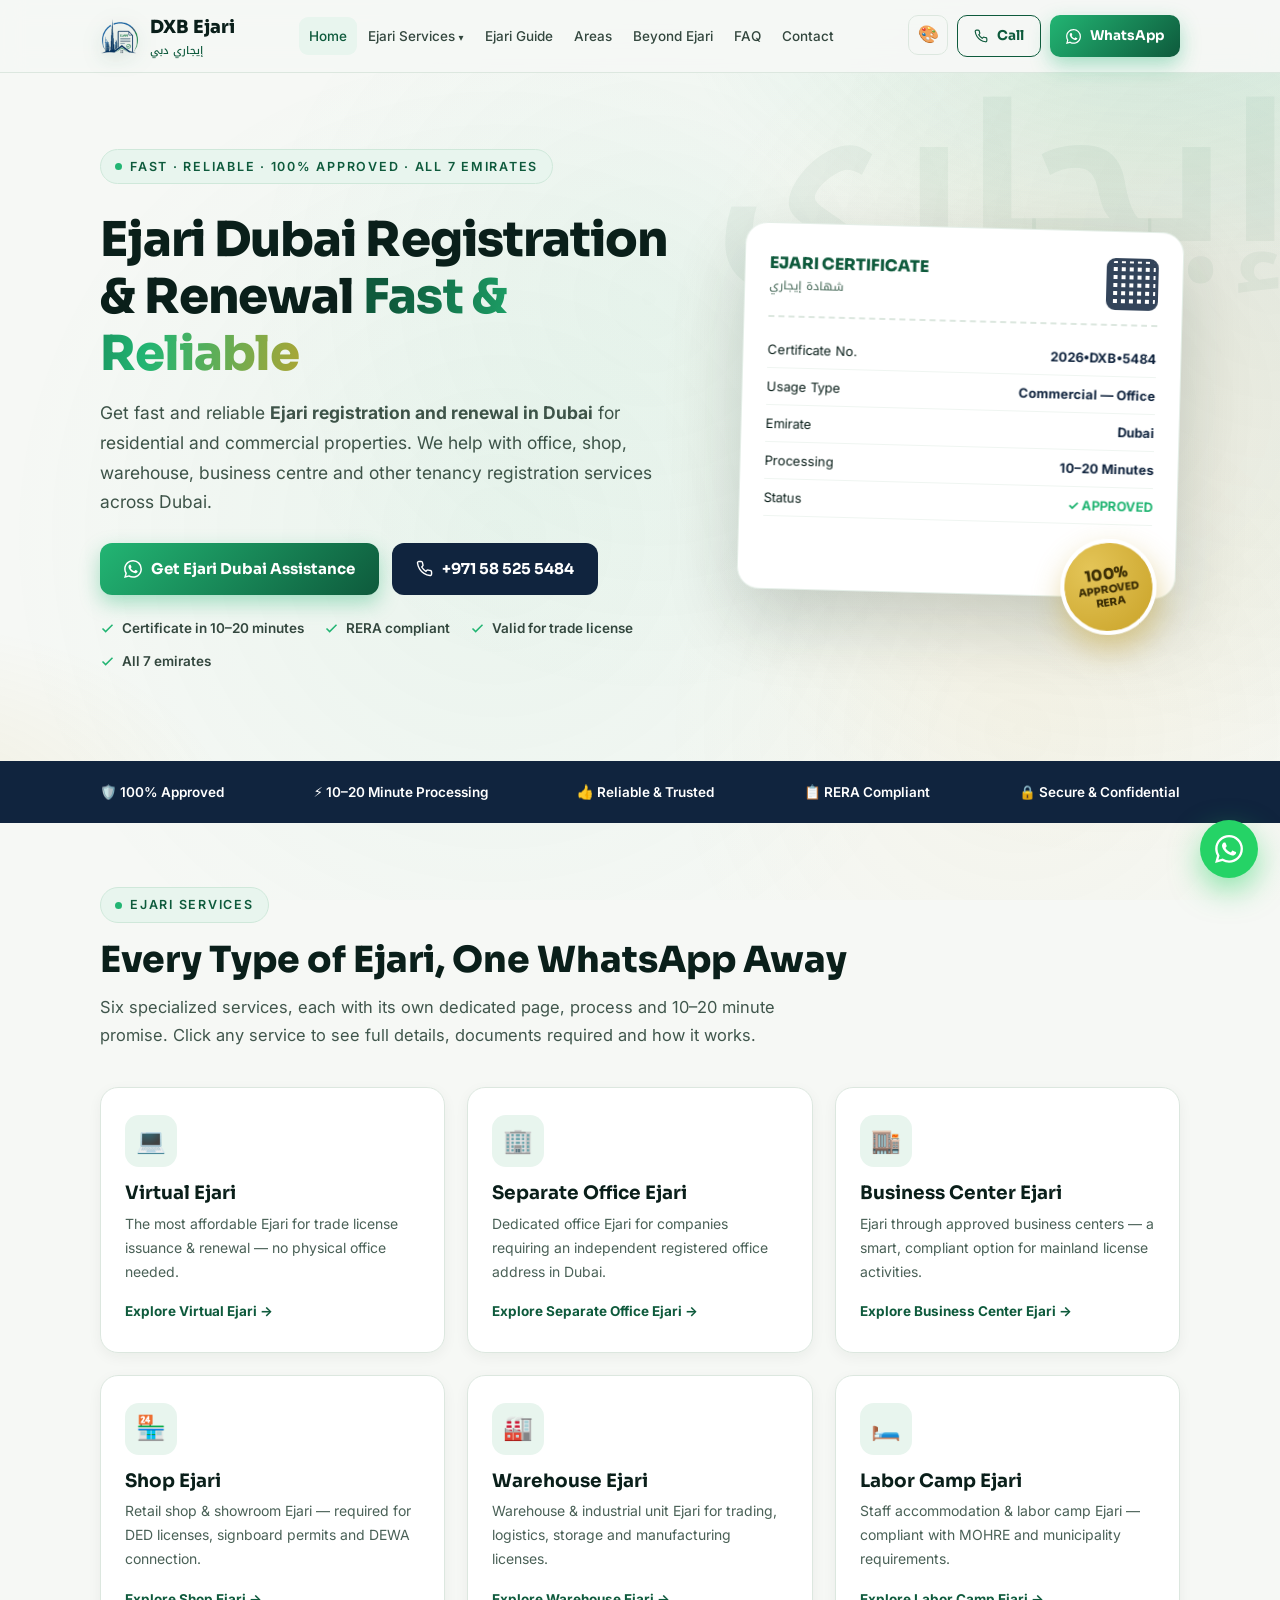
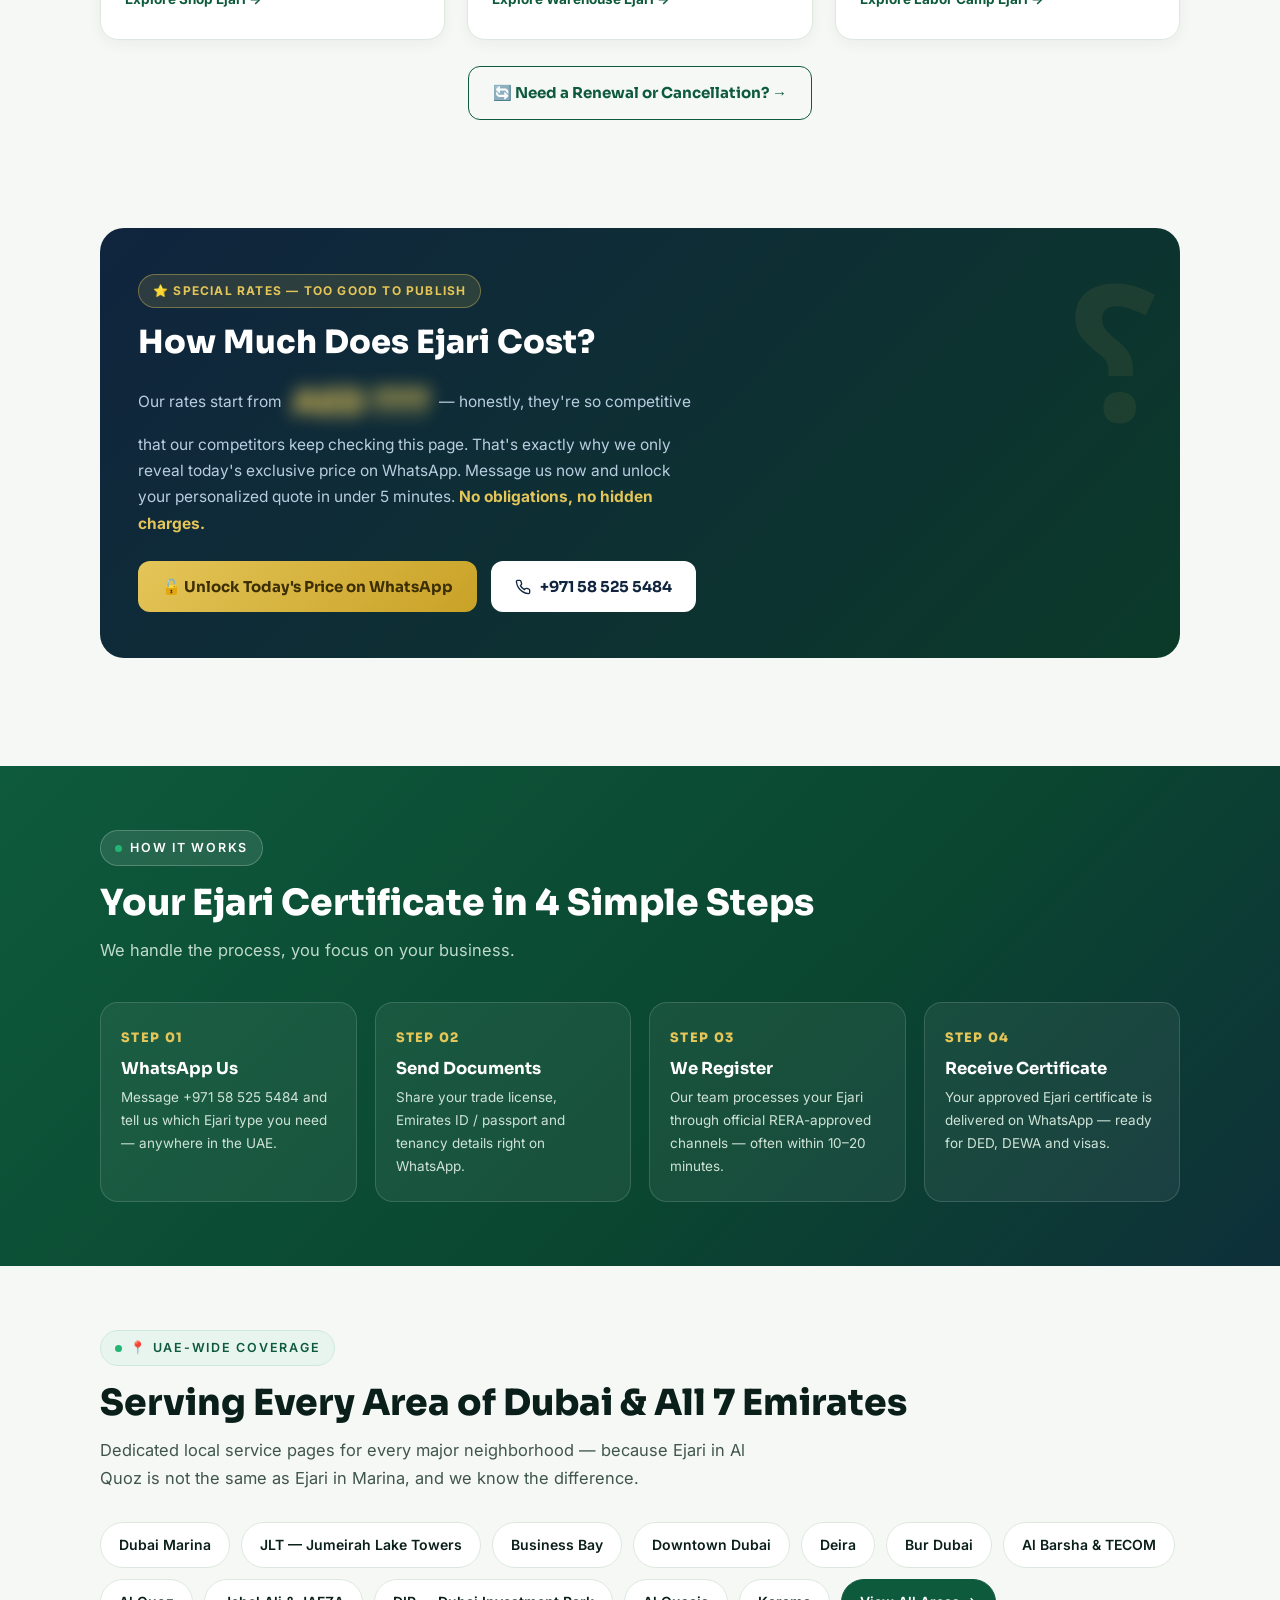
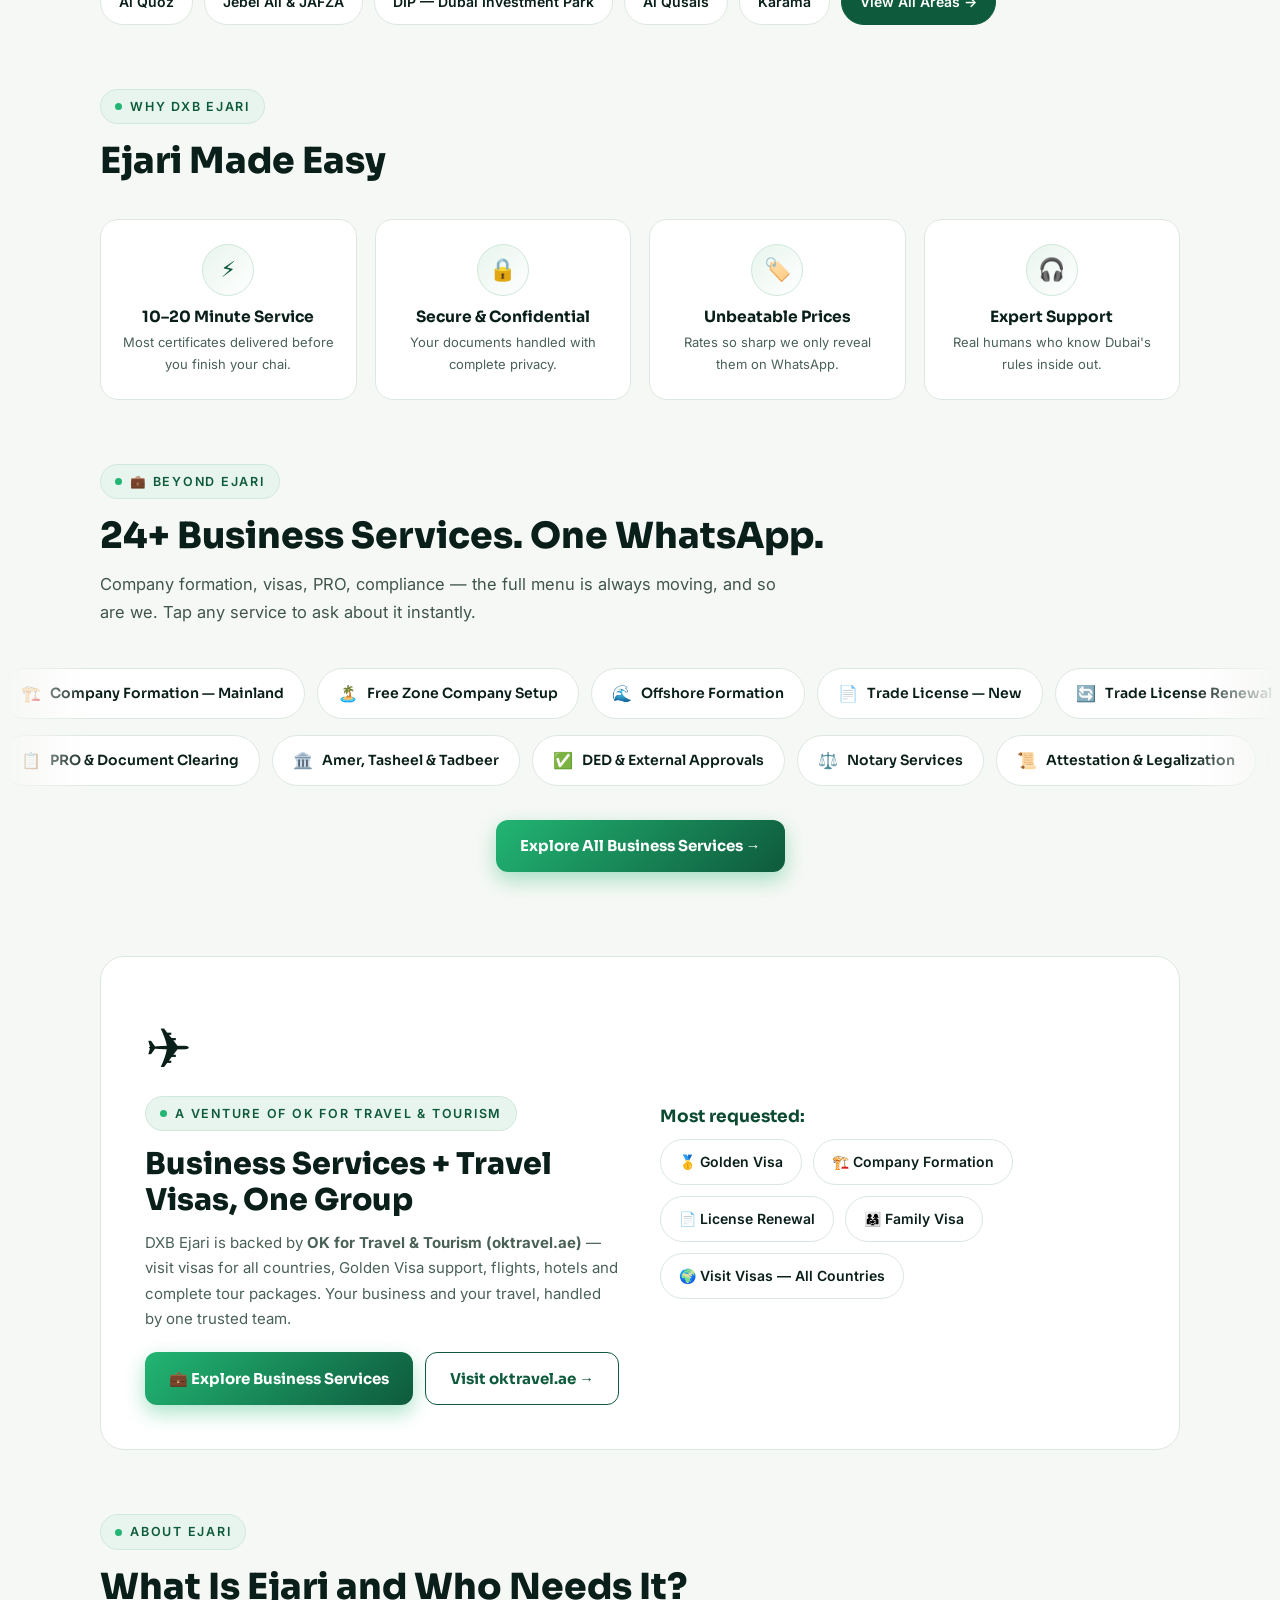
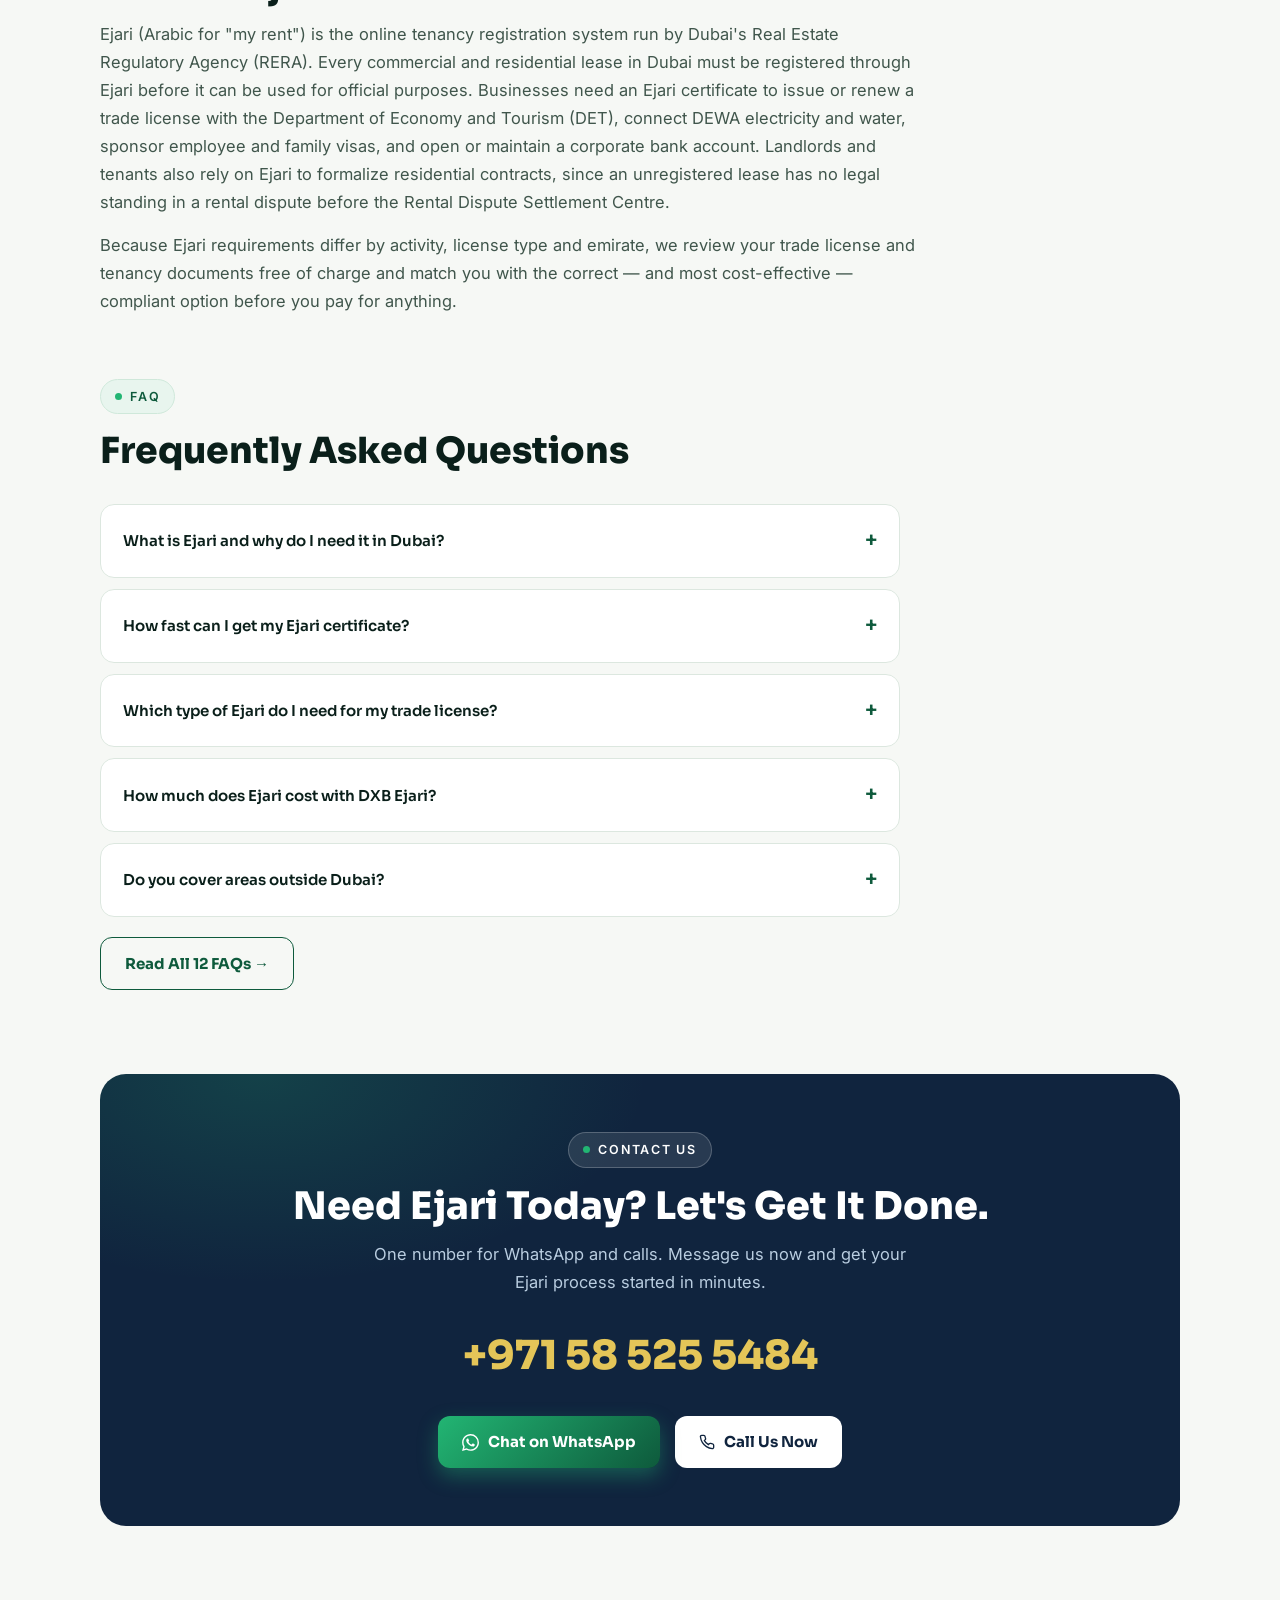
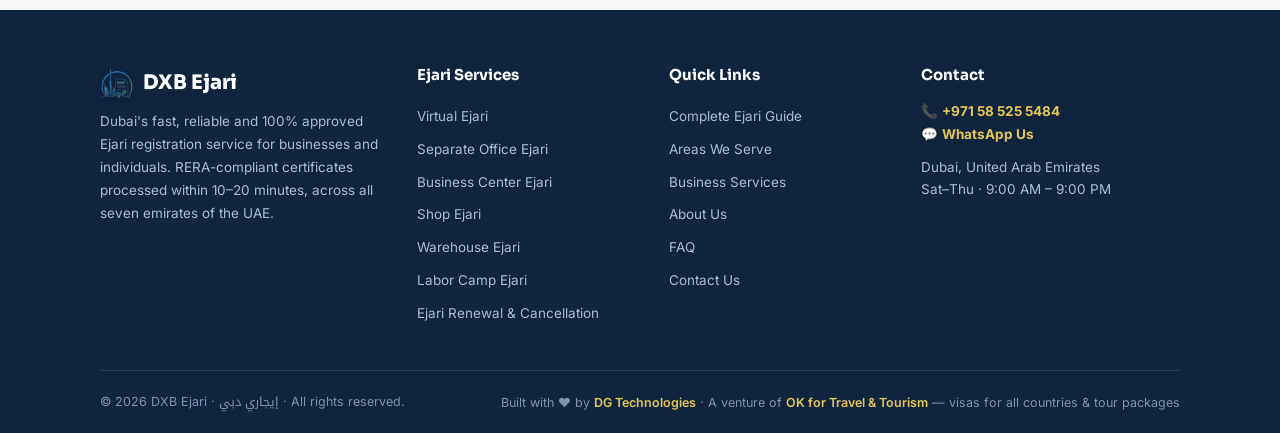
<file: index.html>
<!DOCTYPE html>
<html lang="en">
<head>
<meta charset="UTF-8">
<meta name="viewport" content="width=device-width, initial-scale=1.0">
<title>Ejari Dubai – Fast Registration & Renewal | DXB Ejari</title>
<meta name="description" content="Get Ejari registration and renewal in Dubai quickly and reliably. We handle residential, office, shop, warehouse and business Ejari services. Contact DXB Ejari today.">
<meta name="robots" content="index, follow, max-image-preview:large">
<meta name="author" content="DXB Ejari">
<meta name="geo.region" content="AE-DU">
<meta name="geo.placename" content="Dubai">
<link rel="canonical" href="https://dxbejari.com/">
<meta property="og:type" content="website">
<meta property="og:url" content="https://dxbejari.com/">
<meta property="og:title" content="Ejari Dubai – Fast Registration & Renewal | DXB Ejari">
<meta property="og:description" content="Get Ejari registration and renewal in Dubai quickly and reliably. We handle residential, office, shop, warehouse and business Ejari services. Contact DXB Ejari today.">
<meta property="og:site_name" content="DXB Ejari">
<meta property="og:locale" content="en_AE">
<meta property="og:image" content="https://dxbejari.com/og-image.jpg">
<meta property="og:image:secure_url" content="https://dxbejari.com/og-image.jpg">
<meta property="og:image:width" content="1200">
<meta property="og:image:height" content="630">
<meta property="og:image:type" content="image/jpeg">
<meta property="og:image:alt" content="Ejari Dubai – Fast Registration & Renewal | DXB Ejari">
<link rel="image_src" href="https://dxbejari.com/og-image.jpg">
<meta name="twitter:card" content="summary_large_image">
<meta name="twitter:title" content="Ejari Dubai – Fast Registration & Renewal | DXB Ejari">
<meta name="twitter:description" content="Get Ejari registration and renewal in Dubai quickly and reliably. We handle residential, office, shop, warehouse and business Ejari services. Contact DXB Ejari today.">
<meta name="twitter:image" content="https://dxbejari.com/og-image.jpg">
<meta name="theme-color" content="#0E5A3C">
<meta name="format-detection" content="telephone=yes">
<meta name="mobile-web-app-capable" content="yes">
<meta name="apple-mobile-web-app-status-bar-style" content="default">
<script>(function(){try{var d=document.documentElement,t=localStorage.getItem("dxb-theme")||(matchMedia("(prefers-color-scheme: dark)").matches?"dark":"light");d.dataset.theme=t;var a=localStorage.getItem("dxb-accent");if(a)d.dataset.accent=a}catch(e){}})();</script>
<link rel="icon" type="image/png" sizes="512x512" href="favicon-512.png">
<link rel="icon" type="image/png" sizes="32x32" href="favicon-32.png">
<link rel="icon" type="image/png" sizes="16x16" href="favicon-16.png">
<link rel="apple-touch-icon" sizes="180x180" href="favicon-180.png">
<link rel="preconnect" href="https://fonts.googleapis.com">
<link rel="preconnect" href="https://fonts.gstatic.com" crossorigin>
<link href="https://fonts.googleapis.com/css2?family=Sora:wght@400;600;700;800&family=Inter:wght@400;500;600&family=Noto+Kufi+Arabic:wght@500;700&display=swap" rel="stylesheet">
<link rel="stylesheet" href="style.css">
<script type="application/ld+json">{"@context": "https://schema.org", "@type": "LocalBusiness", "@id": "https://dxbejari.com/#business", "name": "DXB Ejari", "image": "https://dxbejari.com/og-image.jpg", "logo": "https://dxbejari.com/logo-mark.png", "url": "https://dxbejari.com/", "telephone": "+971585255484", "description": "Ejari registration and renewal services across Dubai and all UAE emirates — virtual office, business center, shop, warehouse and labor camp Ejari with certificates issued within 10–20 minutes.", "areaServed": [{"@type": "Country", "name": "United Arab Emirates"}, {"@type": "City", "name": "Dubai"}], "address": {"@type": "PostalAddress", "addressLocality": "Dubai", "addressCountry": "AE"}, "priceRange": "AED", "openingHoursSpecification": {"@type": "OpeningHoursSpecification", "dayOfWeek": ["Saturday", "Sunday", "Monday", "Tuesday", "Wednesday", "Thursday"], "opens": "09:00", "closes": "21:00"}, "sameAs": ["https://wa.me/971585255484", "https://oktravel.ae", "https://dgtechnology.online"], "parentOrganization": {"@type": "Organization", "name": "OK for Travel and Tourism", "url": "https://oktravel.ae"}}</script>
<script type="application/ld+json">{"@context": "https://schema.org", "@type": "FAQPage", "mainEntity": [{"@type": "Question", "name": "What is Ejari and why do I need it in Dubai?", "acceptedAnswer": {"@type": "Answer", "text": "Ejari is Dubai's official tenancy contract registration system regulated by RERA. A valid Ejari certificate is required for trade license issuance and renewal, DEWA connections, visa processing and most government transactions in Dubai."}}, {"@type": "Question", "name": "How fast can I get my Ejari certificate?", "acceptedAnswer": {"@type": "Answer", "text": "Most registrations are completed within 10–20 minutes. Send your documents on WhatsApp at +971 58 525 5484 and receive your approved Ejari certificate right in the chat."}}, {"@type": "Question", "name": "Which type of Ejari do I need for my trade license?", "acceptedAnswer": {"@type": "Answer", "text": "It depends on your activity and budget — virtual Ejari suits most startups and renewals, while some activities need business center or separate office Ejari. Message us your license details and we will recommend the right (and cheapest compliant) option free."}}, {"@type": "Question", "name": "How much does Ejari cost with DXB Ejari?", "acceptedAnswer": {"@type": "Answer", "text": "Our rates are the sharpest in the market — so sharp we only reveal them on WhatsApp. Message +971 58 525 5484 and get today's exact price in minutes, with no obligation."}}, {"@type": "Question", "name": "Do you cover areas outside Dubai?", "acceptedAnswer": {"@type": "Answer", "text": "Yes — all seven emirates, with local pages for every major area, from Dubai Marina and JLT to Abu Dhabi, Sharjah and beyond."}}]}</script>
<script type="application/ld+json">{"@context": "https://schema.org", "@type": "BreadcrumbList", "itemListElement": [{"@type": "ListItem", "position": 1, "name": "Home", "item": "https://dxbejari.com/index.html"}]}</script>
</head>
<body><header>
  <div class="wrap nav">
    <a class="logo" href="index.html" aria-label="DXB Ejari home">
      <img class="logo-mark" src="logo-mark.png" alt="DXB Ejari logo" width="40" height="40">
      <span>DXB Ejari<small class="ar">إيجاري دبي</small></span>
    </a>
    <button class="menu-btn" aria-label="Open menu" onclick="document.querySelector('.nav-links').classList.toggle('open')">☰</button>
    <nav class="nav-links" aria-label="Main">
      <a href="index.html" class="on">Home</a>
      <span class="dd"><a href="virtual-ejari.html">Ejari Services</a>
        <span class="dd-menu"><a href="virtual-ejari.html">Virtual Ejari</a><a href="separate-office-ejari.html">Separate Office Ejari</a><a href="business-center-ejari.html">Business Center Ejari</a><a href="shop-ejari.html">Shop Ejari</a><a href="warehouse-ejari.html">Warehouse Ejari</a><a href="labor-camp-ejari.html">Labor Camp Ejari</a><a href="ejari-renewal.html">Ejari Renewal & Cancellation</a></span>
      </span>
      <a href="services.html">Ejari Guide</a>
      <a href="areas-we-serve.html">Areas</a>
      <a href="business-services.html">Beyond Ejari</a>
      <a href="faq.html">FAQ</a>
      <a href="contact.html">Contact</a>
    </nav>
    <div class="nav-cta">
      <span class="fx">
        <button class="fx-fab" aria-label="Appearance settings" onclick="this.parentElement.classList.toggle('open')">🎨</button>
        <div class="fx-panel">
          <h5>Theme</h5>
          <div class="fx-row">
            <button data-theme-set="light">☀️ Light</button>
            <button data-theme-set="dark">🌙 Dark</button>
          </div>
          <h5>Color</h5>
          <div class="fx-row fx-swatches">
            <button data-accent-set="emerald" style="--sw:#22B573" aria-label="Emerald"></button>
            <button data-accent-set="ocean" style="--sw:#2B9DE8" aria-label="Ocean"></button>
            <button data-accent-set="violet" style="--sw:#8B5CF6" aria-label="Violet"></button>
            <button data-accent-set="crimson" style="--sw:#E8536F" aria-label="Crimson"></button>
            <button data-accent-set="amber" style="--sw:#F0A32B" aria-label="Amber"></button>
          </div>
          <h5>Live Background</h5>
          <div class="fx-row">
            <button data-bg="off">Off</button>
            <button data-bg="aurora">Aurora</button>
            <button data-bg="net">Network</button>
            <button data-bg="fireflies">Fireflies</button>
          </div>
        </div>
      </span>
      <a class="btn btn-ghost btn-sm" href="tel:+971585255484"><svg width="14" height="14" viewBox="0 0 24 24" fill="none" stroke="currentColor" stroke-width="2"><path d="M22 16.92v3a2 2 0 0 1-2.18 2 19.79 19.79 0 0 1-8.63-3.07 19.5 19.5 0 0 1-6-6 19.79 19.79 0 0 1-3.07-8.67A2 2 0 0 1 4.11 2h3a2 2 0 0 1 2 1.72c.127.96.361 1.903.7 2.81a2 2 0 0 1-.45 2.11L8.09 9.91a16 16 0 0 0 6 6l1.27-1.27a2 2 0 0 1 2.11-.45c.907.339 1.85.573 2.81.7A2 2 0 0 1 22 16.92z"/></svg> Call</a>
      <a class="btn btn-green btn-sm nav-wa" href="https://wa.me/971585255484?text=Hi%2C%20I%20need%20Ejari%20services%20in%20Dubai" target="_blank" rel="noopener" aria-label="Chat on WhatsApp"><svg width="15" height="15" viewBox="0 0 24 24" fill="currentColor"><path d="M17.472 14.382c-.297-.149-1.758-.867-2.03-.967-.273-.099-.471-.148-.67.15-.197.297-.767.966-.94 1.164-.173.199-.347.223-.644.075-.297-.15-1.255-.463-2.39-1.475-.883-.788-1.48-1.761-1.653-2.059-.173-.297-.018-.458.13-.606.134-.133.297-.347.446-.52.149-.174.198-.298.298-.497.099-.198.05-.371-.025-.52-.075-.149-.669-1.612-.916-2.207-.242-.579-.487-.5-.669-.51l-.57-.01c-.198 0-.52.074-.792.372-.272.297-1.04 1.016-1.04 2.479 0 1.462 1.065 2.875 1.213 3.074.149.198 2.096 3.2 5.077 4.487.709.306 1.262.489 1.694.625.712.227 1.36.195 1.871.118.571-.085 1.758-.719 2.006-1.413.248-.694.248-1.289.173-1.413-.074-.124-.272-.198-.57-.347m-5.421 7.403h-.004a9.87 9.87 0 0 1-5.031-1.378l-.361-.214-3.741.982.998-3.648-.235-.374a9.86 9.86 0 0 1-1.51-5.26c.001-5.45 4.436-9.884 9.888-9.884 2.64 0 5.122 1.03 6.988 2.898a9.825 9.825 0 0 1 2.893 6.994c-.003 5.45-4.437 9.884-9.885 9.884m8.413-18.297A11.815 11.815 0 0 0 12.05 0C5.495 0 .16 5.335.157 11.892c0 2.096.547 4.142 1.588 5.945L.057 24l6.305-1.654a11.882 11.882 0 0 0 5.683 1.448h.005c6.554 0 11.89-5.335 11.893-11.893a11.821 11.821 0 0 0-3.48-8.413Z"/></svg> <span class="btn-label">WhatsApp</span></a>
    </div>
  </div>
</header>
<main>
<section class="phero" style="padding:76px 0 88px">
  <div class="ar-mark ar" aria-hidden="true">إيجاري</div>
  <div class="wrap hero-grid">
    <div>
      <span class="eyebrow">Fast · Reliable · 100% Approved · All 7 Emirates</span>
      <h1>Ejari Dubai Registration &amp; Renewal <span class="grad">Fast &amp; Reliable</span></h1>
      <p class="lead">Get fast and reliable <strong>Ejari registration and renewal in Dubai</strong> for residential and commercial properties. We help with office, shop, warehouse, business centre and other tenancy registration services across Dubai.</p>
      <div class="hero-ctas">
        <a class="btn btn-green" href="https://wa.me/971585255484?text=Hi%2C%20I%20need%20Ejari%20registration%20in%20Dubai" target="_blank" rel="noopener"><svg width="18" height="18" viewBox="0 0 24 24" fill="currentColor"><path d="M17.472 14.382c-.297-.149-1.758-.867-2.03-.967-.273-.099-.471-.148-.67.15-.197.297-.767.966-.94 1.164-.173.199-.347.223-.644.075-.297-.15-1.255-.463-2.39-1.475-.883-.788-1.48-1.761-1.653-2.059-.173-.297-.018-.458.13-.606.134-.133.297-.347.446-.52.149-.174.198-.298.298-.497.099-.198.05-.371-.025-.52-.075-.149-.669-1.612-.916-2.207-.242-.579-.487-.5-.669-.51l-.57-.01c-.198 0-.52.074-.792.372-.272.297-1.04 1.016-1.04 2.479 0 1.462 1.065 2.875 1.213 3.074.149.198 2.096 3.2 5.077 4.487.709.306 1.262.489 1.694.625.712.227 1.36.195 1.871.118.571-.085 1.758-.719 2.006-1.413.248-.694.248-1.289.173-1.413-.074-.124-.272-.198-.57-.347m-5.421 7.403h-.004a9.87 9.87 0 0 1-5.031-1.378l-.361-.214-3.741.982.998-3.648-.235-.374a9.86 9.86 0 0 1-1.51-5.26c.001-5.45 4.436-9.884 9.888-9.884 2.64 0 5.122 1.03 6.988 2.898a9.825 9.825 0 0 1 2.893 6.994c-.003 5.45-4.437 9.884-9.885 9.884m8.413-18.297A11.815 11.815 0 0 0 12.05 0C5.495 0 .16 5.335.157 11.892c0 2.096.547 4.142 1.588 5.945L.057 24l6.305-1.654a11.882 11.882 0 0 0 5.683 1.448h.005c6.554 0 11.89-5.335 11.893-11.893a11.821 11.821 0 0 0-3.48-8.413Z"/></svg> Get Ejari Dubai Assistance</a>
        <a class="btn btn-dark" href="tel:+971585255484"><svg width="17" height="17" viewBox="0 0 24 24" fill="none" stroke="currentColor" stroke-width="2"><path d="M22 16.92v3a2 2 0 0 1-2.18 2 19.79 19.79 0 0 1-8.63-3.07 19.5 19.5 0 0 1-6-6 19.79 19.79 0 0 1-3.07-8.67A2 2 0 0 1 4.11 2h3a2 2 0 0 1 2 1.72c.127.96.361 1.903.7 2.81a2 2 0 0 1-.45 2.11L8.09 9.91a16 16 0 0 0 6 6l1.27-1.27a2 2 0 0 1 2.11-.45c.907.339 1.85.573 2.81.7A2 2 0 0 1 22 16.92z"/></svg> +971 58 525 5484</a>
      </div>
      <div class="hero-points">
        <span><svg width="15" height="15" viewBox="0 0 24 24" fill="none" stroke="currentColor" stroke-width="2.4"><path d="M20 6 9 17l-5-5"/></svg> Certificate in 10–20 minutes</span>
        <span><svg width="15" height="15" viewBox="0 0 24 24" fill="none" stroke="currentColor" stroke-width="2.4"><path d="M20 6 9 17l-5-5"/></svg> RERA compliant</span>
        <span><svg width="15" height="15" viewBox="0 0 24 24" fill="none" stroke="currentColor" stroke-width="2.4"><path d="M20 6 9 17l-5-5"/></svg> Valid for trade license</span>
        <span><svg width="15" height="15" viewBox="0 0 24 24" fill="none" stroke="currentColor" stroke-width="2.4"><path d="M20 6 9 17l-5-5"/></svg> All 7 emirates</span>
      </div>
    </div>
    <div class="cert" role="img" aria-label="Sample approved Ejari certificate">
      <div class="cert-top">
        <div class="cert-brand">EJARI CERTIFICATE<span class="ar">شهادة إيجاري</span></div>
        <div class="cert-qr" aria-hidden="true"></div>
      </div>
      <div class="cert-row"><span>Certificate No.</span><b>2026•DXB•5484</b></div>
      <div class="cert-row"><span>Usage Type</span><b>Commercial — Office</b></div>
      <div class="cert-row"><span>Emirate</span><b>Dubai</b></div>
      <div class="cert-row"><span>Processing</span><b>10–20 Minutes</b></div>
      <div class="cert-row"><span>Status</span><span class="ok">✓ APPROVED</span></div>
      <div class="stamp"><span><em>100%</em>APPROVED<br>RERA</span></div>
    </div>
  </div>
</section>

<div class="trust">
  <div class="wrap">
    <span>🛡️ 100% Approved</span>
    <span>⚡ 10–20 Minute Processing</span>
    <span>👍 Reliable &amp; Trusted</span>
    <span>📋 RERA Compliant</span>
    <span>🔒 Secure &amp; Confidential</span>
  </div>
</div>

<section id="services">
  <div class="wrap">
    <span class="eyebrow">Ejari Services</span>
    <h2>Every Type of Ejari, One WhatsApp Away</h2>
    <p class="sub">Six specialized services, each with its own dedicated page, process and 10–20 minute promise. Click any service to see full details, documents required and how it works.</p>
    <div class="cards"><a class="card rv" href="virtual-ejari.html">
      <div class="ico">💻</div>
      <h3>Virtual Ejari</h3>
      <p>The most affordable Ejari for trade license issuance & renewal — no physical office needed.</p>
      <span class="go">Explore Virtual Ejari →</span>
    </a><a class="card rv" href="separate-office-ejari.html">
      <div class="ico">🏢</div>
      <h3>Separate Office Ejari</h3>
      <p>Dedicated office Ejari for companies requiring an independent registered office address in Dubai.</p>
      <span class="go">Explore Separate Office Ejari →</span>
    </a><a class="card rv" href="business-center-ejari.html">
      <div class="ico">🏬</div>
      <h3>Business Center Ejari</h3>
      <p>Ejari through approved business centers — a smart, compliant option for mainland license activities.</p>
      <span class="go">Explore Business Center Ejari →</span>
    </a><a class="card rv" href="shop-ejari.html">
      <div class="ico">🏪</div>
      <h3>Shop Ejari</h3>
      <p>Retail shop & showroom Ejari — required for DED licenses, signboard permits and DEWA connection.</p>
      <span class="go">Explore Shop Ejari →</span>
    </a><a class="card rv" href="warehouse-ejari.html">
      <div class="ico">🏭</div>
      <h3>Warehouse Ejari</h3>
      <p>Warehouse & industrial unit Ejari for trading, logistics, storage and manufacturing licenses.</p>
      <span class="go">Explore Warehouse Ejari →</span>
    </a><a class="card rv" href="labor-camp-ejari.html">
      <div class="ico">🛏️</div>
      <h3>Labor Camp Ejari</h3>
      <p>Staff accommodation & labor camp Ejari — compliant with MOHRE and municipality requirements.</p>
      <span class="go">Explore Labor Camp Ejari →</span>
    </a></div>
    <div style="margin-top:26px;text-align:center">
      <a class="btn btn-ghost" href="ejari-renewal.html">🔄 Need a Renewal or Cancellation? →</a>
    </div>
  </div>
</section>

<section style="padding-top:0">
  <div class="wrap">
    <div class="mystery rv">
  <span class="tag">⭐ Special Rates — Too Good To Publish</span>
  <h2>How Much Does Ejari Cost?</h2>
  <p>Our rates start from <span class="blur-price">AED ???</span> — honestly, they're so competitive that our competitors keep checking this page. That's exactly why we only reveal today's exclusive price on WhatsApp. Message us now and unlock your personalized quote in under 5 minutes. <strong style="color:var(--gold-2)">No obligations, no hidden charges.</strong></p>
  <div style="display:flex;gap:14px;flex-wrap:wrap">
    <a class="btn btn-gold" href="https://wa.me/971585255484?text=What%20is%20the%20price%20of%20Ejari?" target="_blank" rel="noopener">🔓 Unlock Today's Price on WhatsApp</a>
    <a class="btn btn-white" href="tel:+971585255484"><svg width="16" height="16" viewBox="0 0 24 24" fill="none" stroke="currentColor" stroke-width="2"><path d="M22 16.92v3a2 2 0 0 1-2.18 2 19.79 19.79 0 0 1-8.63-3.07 19.5 19.5 0 0 1-6-6 19.79 19.79 0 0 1-3.07-8.67A2 2 0 0 1 4.11 2h3a2 2 0 0 1 2 1.72c.127.96.361 1.903.7 2.81a2 2 0 0 1-.45 2.11L8.09 9.91a16 16 0 0 0 6 6l1.27-1.27a2 2 0 0 1 2.11-.45c.907.339 1.85.573 2.81.7A2 2 0 0 1 22 16.92z"/></svg> +971 58 525 5484</a>
  </div>
</div>
  </div>
</section>

<section class="band" id="process">
  <div class="wrap">
    <span class="eyebrow lt">How It Works</span>
    <h2>Your Ejari Certificate in 4 Simple Steps</h2>
    <p class="sub">We handle the process, you focus on your business.</p>
    <div class="steps dark"><div class="step rv"><span class="num">STEP 01</span><h3>WhatsApp Us</h3><p>Message +971 58 525 5484 and tell us which Ejari type you need — anywhere in the UAE.</p></div><div class="step rv"><span class="num">STEP 02</span><h3>Send Documents</h3><p>Share your trade license, Emirates ID / passport and tenancy details right on WhatsApp.</p></div><div class="step rv"><span class="num">STEP 03</span><h3>We Register</h3><p>Our team processes your Ejari through official RERA-approved channels — often within 10–20 minutes.</p></div><div class="step rv"><span class="num">STEP 04</span><h3>Receive Certificate</h3><p>Your approved Ejari certificate is delivered on WhatsApp — ready for DED, DEWA and visas.</p></div></div>
  </div>
</section>

<section id="areas">
  <div class="wrap">
    <span class="eyebrow">📍 UAE-Wide Coverage</span>
    <h2>Serving Every Area of Dubai &amp; All 7 Emirates</h2>
    <p class="sub">Dedicated local service pages for every major neighborhood — because Ejari in Al Quoz is not the same as Ejari in Marina, and we know the difference.</p>
    <div class="chip-grid"><a class="chip" href="https://marina.dxbejari.com">Dubai Marina</a><a class="chip" href="https://jlt.dxbejari.com">JLT — Jumeirah Lake Towers</a><a class="chip" href="https://businessbay.dxbejari.com">Business Bay</a><a class="chip" href="https://downtown.dxbejari.com">Downtown Dubai</a><a class="chip" href="https://deira.dxbejari.com">Deira</a><a class="chip" href="https://burdubai.dxbejari.com">Bur Dubai</a><a class="chip" href="https://barsha.dxbejari.com">Al Barsha & TECOM</a><a class="chip" href="https://alquoz.dxbejari.com">Al Quoz</a><a class="chip" href="https://jebelali.dxbejari.com">Jebel Ali & JAFZA</a><a class="chip" href="https://dip.dxbejari.com">DIP — Dubai Investment Park</a><a class="chip" href="https://alqusais.dxbejari.com">Al Qusais</a><a class="chip" href="https://karama.dxbejari.com">Karama</a><a class="chip" href="areas-we-serve.html" style="background:var(--emerald);color:#fff;border-color:var(--emerald)">View All Areas →</a></div>
  </div>
</section>

<section style="padding-top:0">
  <div class="wrap">
    <span class="eyebrow">Why DXB Ejari</span>
    <h2>Ejari Made Easy</h2>
    <div class="why">
      <div class="rv"><div class="wico">⚡</div><h3>10–20 Minute Service</h3><p>Most certificates delivered before you finish your chai.</p></div>
      <div class="rv"><div class="wico">🔒</div><h3>Secure &amp; Confidential</h3><p>Your documents handled with complete privacy.</p></div>
      <div class="rv"><div class="wico">🏷️</div><h3>Unbeatable Prices</h3><p>Rates so sharp we only reveal them on WhatsApp.</p></div>
      <div class="rv"><div class="wico">🎧</div><h3>Expert Support</h3><p>Real humans who know Dubai's rules inside out.</p></div>
    </div>
  </div>
</section>

<section style="padding-top:0" id="beyond">
  <div class="wrap">
    <span class="eyebrow">💼 Beyond Ejari</span>
    <h2>24+ Business Services. <span class="grad">One WhatsApp.</span></h2>
    <p class="sub">Company formation, visas, PRO, compliance — the full menu is always moving, and so are we. Tap any service to ask about it instantly.</p>
  </div>
  <div class="mq" aria-label="All business services, scrolling showcase">
    <div class="mq-track"><a class="mq-chip" href="https://wa.me/971585255484?text=I%20need%20help%20with%20Company%20Formation%20—%20Mainland" target="_blank" rel="noopener"><span>🏗️</span>Company Formation — Mainland</a><a class="mq-chip" href="https://wa.me/971585255484?text=I%20need%20help%20with%20Free%20Zone%20Company%20Setup" target="_blank" rel="noopener"><span>🏝️</span>Free Zone Company Setup</a><a class="mq-chip" href="https://wa.me/971585255484?text=I%20need%20help%20with%20Offshore%20Formation" target="_blank" rel="noopener"><span>🌊</span>Offshore Formation</a><a class="mq-chip" href="https://wa.me/971585255484?text=I%20need%20help%20with%20Trade%20License%20—%20New" target="_blank" rel="noopener"><span>📄</span>Trade License — New</a><a class="mq-chip" href="https://wa.me/971585255484?text=I%20need%20help%20with%20Trade%20License%20Renewal" target="_blank" rel="noopener"><span>🔄</span>Trade License Renewal</a><a class="mq-chip" href="https://wa.me/971585255484?text=I%20need%20help%20with%20License%20Amendments" target="_blank" rel="noopener"><span>✏️</span>License Amendments</a><a class="mq-chip" href="https://wa.me/971585255484?text=I%20need%20help%20with%20UAE%20Golden%20Visa" target="_blank" rel="noopener"><span>🥇</span>UAE Golden Visa</a><a class="mq-chip" href="https://wa.me/971585255484?text=I%20need%20help%20with%20Investor%20&%20Partner%20Visa" target="_blank" rel="noopener"><span>💼</span>Investor & Partner Visa</a><a class="mq-chip" href="https://wa.me/971585255484?text=I%20need%20help%20with%20Self-Sponsored%20Visa" target="_blank" rel="noopener"><span>🧾</span>Self-Sponsored Visa</a><a class="mq-chip" href="https://wa.me/971585255484?text=I%20need%20help%20with%20Family%20&%20Dependent%20Visas" target="_blank" rel="noopener"><span>👨‍👩‍👧</span>Family & Dependent Visas</a><a class="mq-chip" href="https://wa.me/971585255484?text=I%20need%20help%20with%20Visit%20&%20Multi-Entry%20Visas" target="_blank" rel="noopener"><span>🛂</span>Visit & Multi-Entry Visas</a><a class="mq-chip" href="https://wa.me/971585255484?text=I%20need%20help%20with%20Immigration%20&%20Status%20Change" target="_blank" rel="noopener"><span>✈️</span>Immigration & Status Change</a><a class="mq-chip" href="https://wa.me/971585255484?text=I%20need%20help%20with%20Company%20Formation%20—%20Mainland" target="_blank" rel="noopener"><span>🏗️</span>Company Formation — Mainland</a><a class="mq-chip" href="https://wa.me/971585255484?text=I%20need%20help%20with%20Free%20Zone%20Company%20Setup" target="_blank" rel="noopener"><span>🏝️</span>Free Zone Company Setup</a><a class="mq-chip" href="https://wa.me/971585255484?text=I%20need%20help%20with%20Offshore%20Formation" target="_blank" rel="noopener"><span>🌊</span>Offshore Formation</a><a class="mq-chip" href="https://wa.me/971585255484?text=I%20need%20help%20with%20Trade%20License%20—%20New" target="_blank" rel="noopener"><span>📄</span>Trade License — New</a><a class="mq-chip" href="https://wa.me/971585255484?text=I%20need%20help%20with%20Trade%20License%20Renewal" target="_blank" rel="noopener"><span>🔄</span>Trade License Renewal</a><a class="mq-chip" href="https://wa.me/971585255484?text=I%20need%20help%20with%20License%20Amendments" target="_blank" rel="noopener"><span>✏️</span>License Amendments</a><a class="mq-chip" href="https://wa.me/971585255484?text=I%20need%20help%20with%20UAE%20Golden%20Visa" target="_blank" rel="noopener"><span>🥇</span>UAE Golden Visa</a><a class="mq-chip" href="https://wa.me/971585255484?text=I%20need%20help%20with%20Investor%20&%20Partner%20Visa" target="_blank" rel="noopener"><span>💼</span>Investor & Partner Visa</a><a class="mq-chip" href="https://wa.me/971585255484?text=I%20need%20help%20with%20Self-Sponsored%20Visa" target="_blank" rel="noopener"><span>🧾</span>Self-Sponsored Visa</a><a class="mq-chip" href="https://wa.me/971585255484?text=I%20need%20help%20with%20Family%20&%20Dependent%20Visas" target="_blank" rel="noopener"><span>👨‍👩‍👧</span>Family & Dependent Visas</a><a class="mq-chip" href="https://wa.me/971585255484?text=I%20need%20help%20with%20Visit%20&%20Multi-Entry%20Visas" target="_blank" rel="noopener"><span>🛂</span>Visit & Multi-Entry Visas</a><a class="mq-chip" href="https://wa.me/971585255484?text=I%20need%20help%20with%20Immigration%20&%20Status%20Change" target="_blank" rel="noopener"><span>✈️</span>Immigration & Status Change</a></div>
    <div class="mq-track rev"><a class="mq-chip" href="https://wa.me/971585255484?text=I%20need%20help%20with%20PRO%20&%20Document%20Clearing" target="_blank" rel="noopener"><span>📋</span>PRO & Document Clearing</a><a class="mq-chip" href="https://wa.me/971585255484?text=I%20need%20help%20with%20Amer%2C%20Tasheel%20&%20Tadbeer" target="_blank" rel="noopener"><span>🏛️</span>Amer, Tasheel & Tadbeer</a><a class="mq-chip" href="https://wa.me/971585255484?text=I%20need%20help%20with%20DED%20&%20External%20Approvals" target="_blank" rel="noopener"><span>✅</span>DED & External Approvals</a><a class="mq-chip" href="https://wa.me/971585255484?text=I%20need%20help%20with%20Notary%20Services" target="_blank" rel="noopener"><span>⚖️</span>Notary Services</a><a class="mq-chip" href="https://wa.me/971585255484?text=I%20need%20help%20with%20Attestation%20&%20Legalization" target="_blank" rel="noopener"><span>📜</span>Attestation & Legalization</a><a class="mq-chip" href="https://wa.me/971585255484?text=I%20need%20help%20with%20Emirates%20ID%20&%20Medical" target="_blank" rel="noopener"><span>🪪</span>Emirates ID & Medical</a><a class="mq-chip" href="https://wa.me/971585255484?text=I%20need%20help%20with%20WPS%20Setup" target="_blank" rel="noopener"><span>💳</span>WPS Setup</a><a class="mq-chip" href="https://wa.me/971585255484?text=I%20need%20help%20with%20Bank%20Salary%20Transfer" target="_blank" rel="noopener"><span>🏦</span>Bank Salary Transfer</a><a class="mq-chip" href="https://wa.me/971585255484?text=I%20need%20help%20with%20Trademark%20Registration" target="_blank" rel="noopener"><span>🔖</span>Trademark Registration</a><a class="mq-chip" href="https://wa.me/971585255484?text=I%20need%20help%20with%20ISO%20Certification" target="_blank" rel="noopener"><span>🏅</span>ISO Certification</a><a class="mq-chip" href="https://wa.me/971585255484?text=I%20need%20help%20with%20Insurance%20Services" target="_blank" rel="noopener"><span>🛡️</span>Insurance Services</a><a class="mq-chip" href="https://wa.me/971585255484?text=I%20need%20help%20with%20Corporate%20Bank%20Account" target="_blank" rel="noopener"><span>💰</span>Corporate Bank Account</a><a class="mq-chip" href="https://wa.me/971585255484?text=I%20need%20help%20with%20PRO%20&%20Document%20Clearing" target="_blank" rel="noopener"><span>📋</span>PRO & Document Clearing</a><a class="mq-chip" href="https://wa.me/971585255484?text=I%20need%20help%20with%20Amer%2C%20Tasheel%20&%20Tadbeer" target="_blank" rel="noopener"><span>🏛️</span>Amer, Tasheel & Tadbeer</a><a class="mq-chip" href="https://wa.me/971585255484?text=I%20need%20help%20with%20DED%20&%20External%20Approvals" target="_blank" rel="noopener"><span>✅</span>DED & External Approvals</a><a class="mq-chip" href="https://wa.me/971585255484?text=I%20need%20help%20with%20Notary%20Services" target="_blank" rel="noopener"><span>⚖️</span>Notary Services</a><a class="mq-chip" href="https://wa.me/971585255484?text=I%20need%20help%20with%20Attestation%20&%20Legalization" target="_blank" rel="noopener"><span>📜</span>Attestation & Legalization</a><a class="mq-chip" href="https://wa.me/971585255484?text=I%20need%20help%20with%20Emirates%20ID%20&%20Medical" target="_blank" rel="noopener"><span>🪪</span>Emirates ID & Medical</a><a class="mq-chip" href="https://wa.me/971585255484?text=I%20need%20help%20with%20WPS%20Setup" target="_blank" rel="noopener"><span>💳</span>WPS Setup</a><a class="mq-chip" href="https://wa.me/971585255484?text=I%20need%20help%20with%20Bank%20Salary%20Transfer" target="_blank" rel="noopener"><span>🏦</span>Bank Salary Transfer</a><a class="mq-chip" href="https://wa.me/971585255484?text=I%20need%20help%20with%20Trademark%20Registration" target="_blank" rel="noopener"><span>🔖</span>Trademark Registration</a><a class="mq-chip" href="https://wa.me/971585255484?text=I%20need%20help%20with%20ISO%20Certification" target="_blank" rel="noopener"><span>🏅</span>ISO Certification</a><a class="mq-chip" href="https://wa.me/971585255484?text=I%20need%20help%20with%20Insurance%20Services" target="_blank" rel="noopener"><span>🛡️</span>Insurance Services</a><a class="mq-chip" href="https://wa.me/971585255484?text=I%20need%20help%20with%20Corporate%20Bank%20Account" target="_blank" rel="noopener"><span>💰</span>Corporate Bank Account</a></div>
  </div>
  <div class="wrap" style="text-align:center;margin-top:26px">
    <a class="btn btn-green" href="business-services.html">Explore All Business Services →</a>
  </div>
</section>

<section style="padding-top:0">
  <div class="wrap">
    <div class="promo rv">
      <div>
        <div class="plane">✈️</div>
        <span class="eyebrow">A Venture of OK for Travel &amp; Tourism</span>
        <h2>Business Services + Travel Visas, One Group</h2>
        <p>DXB Ejari is backed by <strong>OK for Travel &amp; Tourism (oktravel.ae)</strong> — visit visas for all countries, Golden Visa support, flights, hotels and complete tour packages. Your business and your travel, handled by one trusted team.</p>
        <div style="display:flex;gap:12px;flex-wrap:wrap">
          <a class="btn btn-green" href="business-services.html">💼 Explore Business Services</a>
          <a class="btn btn-ghost" href="https://oktravel.ae" target="_blank" rel="noopener">Visit oktravel.ae →</a>
        </div>
      </div>
      <div>
        <h3 style="font-size:17px;margin-bottom:12px;color:var(--emerald-2)">Most requested:</h3>
        <div class="chip-grid" style="margin-top:0">
          <a class="chip" href="https://wa.me/971585255484?text=I%20need%20help%20with%20Golden%20Visa" target="_blank" rel="noopener">🥇 Golden Visa</a>
          <a class="chip" href="https://wa.me/971585255484?text=I%20need%20company%20formation" target="_blank" rel="noopener">🏗️ Company Formation</a>
          <a class="chip" href="https://wa.me/971585255484?text=I%20need%20trade%20license%20renewal" target="_blank" rel="noopener">📄 License Renewal</a>
          <a class="chip" href="https://wa.me/971585255484?text=I%20need%20family%20visa%20services" target="_blank" rel="noopener">👨‍👩‍👧 Family Visa</a>
          <a class="chip" href="https://wa.me/971585255484?text=I%20need%20a%20visit%20visa%20for%20another%20country" target="_blank" rel="noopener">🌍 Visit Visas — All Countries</a>
        </div>
      </div>
    </div>
  </div>
</section>

<section style="padding-top:0" id="about-ejari">
  <div class="wrap">
    <span class="eyebrow">About Ejari</span>
    <h2>What Is Ejari and Who Needs It?</h2>
    <p class="sub" style="max-width:820px;text-align:left">Ejari (Arabic for "my rent") is the online tenancy registration system run by Dubai's Real Estate Regulatory Agency (RERA). Every commercial and residential lease in Dubai must be registered through Ejari before it can be used for official purposes. Businesses need an Ejari certificate to issue or renew a trade license with the Department of Economy and Tourism (DET), connect DEWA electricity and water, sponsor employee and family visas, and open or maintain a corporate bank account. Landlords and tenants also rely on Ejari to formalize residential contracts, since an unregistered lease has no legal standing in a rental dispute before the Rental Dispute Settlement Centre.</p>
    <p class="sub" style="max-width:820px;text-align:left;margin-top:14px">Because Ejari requirements differ by activity, license type and emirate, we review your trade license and tenancy documents free of charge and match you with the correct — and most cost-effective — compliant option before you pay for anything.</p>
  </div>
</section>

<section style="padding-top:0" id="faq">
  <div class="wrap">
    <span class="eyebrow">FAQ</span>
    <h2>Frequently Asked Questions</h2>
    <div class="faq"><details class="rv"><summary>What is Ejari and why do I need it in Dubai?</summary><div class="a">Ejari is Dubai's official tenancy contract registration system regulated by RERA. A valid Ejari certificate is required for trade license issuance and renewal, DEWA connections, visa processing and most government transactions in Dubai.</div></details><details class="rv"><summary>How fast can I get my Ejari certificate?</summary><div class="a">Most registrations are completed within 10–20 minutes. Send your documents on WhatsApp at +971 58 525 5484 and receive your approved Ejari certificate right in the chat.</div></details><details class="rv"><summary>Which type of Ejari do I need for my trade license?</summary><div class="a">It depends on your activity and budget — virtual Ejari suits most startups and renewals, while some activities need business center or separate office Ejari. Message us your license details and we will recommend the right (and cheapest compliant) option free.</div></details><details class="rv"><summary>How much does Ejari cost with DXB Ejari?</summary><div class="a">Our rates are the sharpest in the market — so sharp we only reveal them on WhatsApp. Message +971 58 525 5484 and get today's exact price in minutes, with no obligation.</div></details><details class="rv"><summary>Do you cover areas outside Dubai?</summary><div class="a">Yes — all seven emirates, with local pages for every major area, from Dubai Marina and JLT to Abu Dhabi, Sharjah and beyond.</div></details></div>
    <div style="margin-top:20px"><a class="btn btn-ghost" href="faq.html">Read All 12 FAQs →</a></div>
  </div>
</section>
<section style="padding-top:20px"><div class="wrap"><div class="cta-band rv">
  <span class="eyebrow lt">Contact Us</span>
  <h2>Need Ejari Today? Let's Get It Done.</h2>
  <p>One number for WhatsApp and calls. Message us now and get your Ejari process started in minutes.</p>
  <a class="phone-big" href="tel:+971585255484">+971 58 525 5484</a>
  <div class="cta-ctas">
    <a class="btn btn-green" href="https://wa.me/971585255484?text=Hi%2C%20I%20need%20Ejari%20registration%20in%20Dubai" target="_blank" rel="noopener"><svg width="17" height="17" viewBox="0 0 24 24" fill="currentColor"><path d="M17.472 14.382c-.297-.149-1.758-.867-2.03-.967-.273-.099-.471-.148-.67.15-.197.297-.767.966-.94 1.164-.173.199-.347.223-.644.075-.297-.15-1.255-.463-2.39-1.475-.883-.788-1.48-1.761-1.653-2.059-.173-.297-.018-.458.13-.606.134-.133.297-.347.446-.52.149-.174.198-.298.298-.497.099-.198.05-.371-.025-.52-.075-.149-.669-1.612-.916-2.207-.242-.579-.487-.5-.669-.51l-.57-.01c-.198 0-.52.074-.792.372-.272.297-1.04 1.016-1.04 2.479 0 1.462 1.065 2.875 1.213 3.074.149.198 2.096 3.2 5.077 4.487.709.306 1.262.489 1.694.625.712.227 1.36.195 1.871.118.571-.085 1.758-.719 2.006-1.413.248-.694.248-1.289.173-1.413-.074-.124-.272-.198-.57-.347m-5.421 7.403h-.004a9.87 9.87 0 0 1-5.031-1.378l-.361-.214-3.741.982.998-3.648-.235-.374a9.86 9.86 0 0 1-1.51-5.26c.001-5.45 4.436-9.884 9.888-9.884 2.64 0 5.122 1.03 6.988 2.898a9.825 9.825 0 0 1 2.893 6.994c-.003 5.45-4.437 9.884-9.885 9.884m8.413-18.297A11.815 11.815 0 0 0 12.05 0C5.495 0 .16 5.335.157 11.892c0 2.096.547 4.142 1.588 5.945L.057 24l6.305-1.654a11.882 11.882 0 0 0 5.683 1.448h.005c6.554 0 11.89-5.335 11.893-11.893a11.821 11.821 0 0 0-3.48-8.413Z"/></svg> Chat on WhatsApp</a>
    <a class="btn btn-white" href="tel:+971585255484"><svg width="16" height="16" viewBox="0 0 24 24" fill="none" stroke="currentColor" stroke-width="2"><path d="M22 16.92v3a2 2 0 0 1-2.18 2 19.79 19.79 0 0 1-8.63-3.07 19.5 19.5 0 0 1-6-6 19.79 19.79 0 0 1-3.07-8.67A2 2 0 0 1 4.11 2h3a2 2 0 0 1 2 1.72c.127.96.361 1.903.7 2.81a2 2 0 0 1-.45 2.11L8.09 9.91a16 16 0 0 0 6 6l1.27-1.27a2 2 0 0 1 2.11-.45c.907.339 1.85.573 2.81.7A2 2 0 0 1 22 16.92z"/></svg> Call Us Now</a>
  </div>
</div></div></section></main><footer>
  <div class="wrap">
    <div class="fgrid">
      <div>
        <div class="fbrand"><img class="logo-mark" src="logo-mark.png" alt="DXB Ejari logo" width="34" height="34"> DXB Ejari</div>
        <p>Dubai's fast, reliable and 100% approved Ejari registration service for businesses and individuals. RERA-compliant certificates processed within 10–20 minutes, across all seven emirates of the UAE.</p>
      </div>
      <div>
        <h4>Ejari Services</h4>
        <a href="virtual-ejari.html">Virtual Ejari</a><a href="separate-office-ejari.html">Separate Office Ejari</a><a href="business-center-ejari.html">Business Center Ejari</a><a href="shop-ejari.html">Shop Ejari</a><a href="warehouse-ejari.html">Warehouse Ejari</a><a href="labor-camp-ejari.html">Labor Camp Ejari</a><a href="ejari-renewal.html">Ejari Renewal & Cancellation</a>
      </div>
      <div>
        <h4>Quick Links</h4>
        <a href="services.html">Complete Ejari Guide</a>
        <a href="areas-we-serve.html">Areas We Serve</a>
        <a href="business-services.html">Business Services</a>
        <a href="about-us.html">About Us</a>
        <a href="faq.html">FAQ</a>
        <a href="contact.html">Contact Us</a>
      </div>
      <div>
        <h4>Contact</h4>
        <p style="margin-bottom:10px">📞 <a href="tel:+971585255484" style="color:var(--gold-2);font-weight:700">+971 58 525 5484</a><br>
        💬 <a href="https://wa.me/971585255484?text=Hi%2C%20I%20need%20Ejari%20services%20in%20Dubai" target="_blank" rel="noopener" style="color:var(--gold-2);font-weight:700">WhatsApp Us</a></p>
        <p>Dubai, United Arab Emirates<br>Sat–Thu · 9:00 AM – 9:00 PM</p>
      </div>
    </div>
    <div class="watermark">
      <span>© <span class="yr">2026</span> DXB Ejari · <span class="ar">إيجاري دبي</span> · All rights reserved.</span>
      <span>Built with ❤️ by <a href="https://dgtechnology.online" target="_blank" rel="noopener">DG Technologies</a> · A venture of <a href="https://oktravel.ae" target="_blank" rel="noopener">OK for Travel &amp; Tourism</a> — visas for all countries &amp; tour packages</span>
    </div>
  </div>
</footer>
<a class="wa-float" href="https://wa.me/971585255484?text=Hi%2C%20I%20need%20Ejari%20services%20in%20Dubai" target="_blank" rel="noopener" aria-label="Chat on WhatsApp"><svg width="28" height="28" viewBox="0 0 24 24" fill="currentColor"><path d="M17.472 14.382c-.297-.149-1.758-.867-2.03-.967-.273-.099-.471-.148-.67.15-.197.297-.767.966-.94 1.164-.173.199-.347.223-.644.075-.297-.15-1.255-.463-2.39-1.475-.883-.788-1.48-1.761-1.653-2.059-.173-.297-.018-.458.13-.606.134-.133.297-.347.446-.52.149-.174.198-.298.298-.497.099-.198.05-.371-.025-.52-.075-.149-.669-1.612-.916-2.207-.242-.579-.487-.5-.669-.51l-.57-.01c-.198 0-.52.074-.792.372-.272.297-1.04 1.016-1.04 2.479 0 1.462 1.065 2.875 1.213 3.074.149.198 2.096 3.2 5.077 4.487.709.306 1.262.489 1.694.625.712.227 1.36.195 1.871.118.571-.085 1.758-.719 2.006-1.413.248-.694.248-1.289.173-1.413-.074-.124-.272-.198-.57-.347m-5.421 7.403h-.004a9.87 9.87 0 0 1-5.031-1.378l-.361-.214-3.741.982.998-3.648-.235-.374a9.86 9.86 0 0 1-1.51-5.26c.001-5.45 4.436-9.884 9.888-9.884 2.64 0 5.122 1.03 6.988 2.898a9.825 9.825 0 0 1 2.893 6.994c-.003 5.45-4.437 9.884-9.885 9.884m8.413-18.297A11.815 11.815 0 0 0 12.05 0C5.495 0 .16 5.335.157 11.892c0 2.096.547 4.142 1.588 5.945L.057 24l6.305-1.654a11.882 11.882 0 0 0 5.683 1.448h.005c6.554 0 11.89-5.335 11.893-11.893a11.821 11.821 0 0 0-3.48-8.413Z"/></svg></a>
<script src="app.js" defer></script>
<script>
const io=new IntersectionObserver(es=>{es.forEach(e=>{if(e.isIntersecting){e.target.classList.add('on');io.unobserve(e.target)}})},{threshold:.1});
document.querySelectorAll('.rv').forEach(el=>io.observe(el));
document.querySelectorAll('.yr').forEach(el=>el.textContent=new Date().getFullYear());
</script>
</body>
</html>
</file>
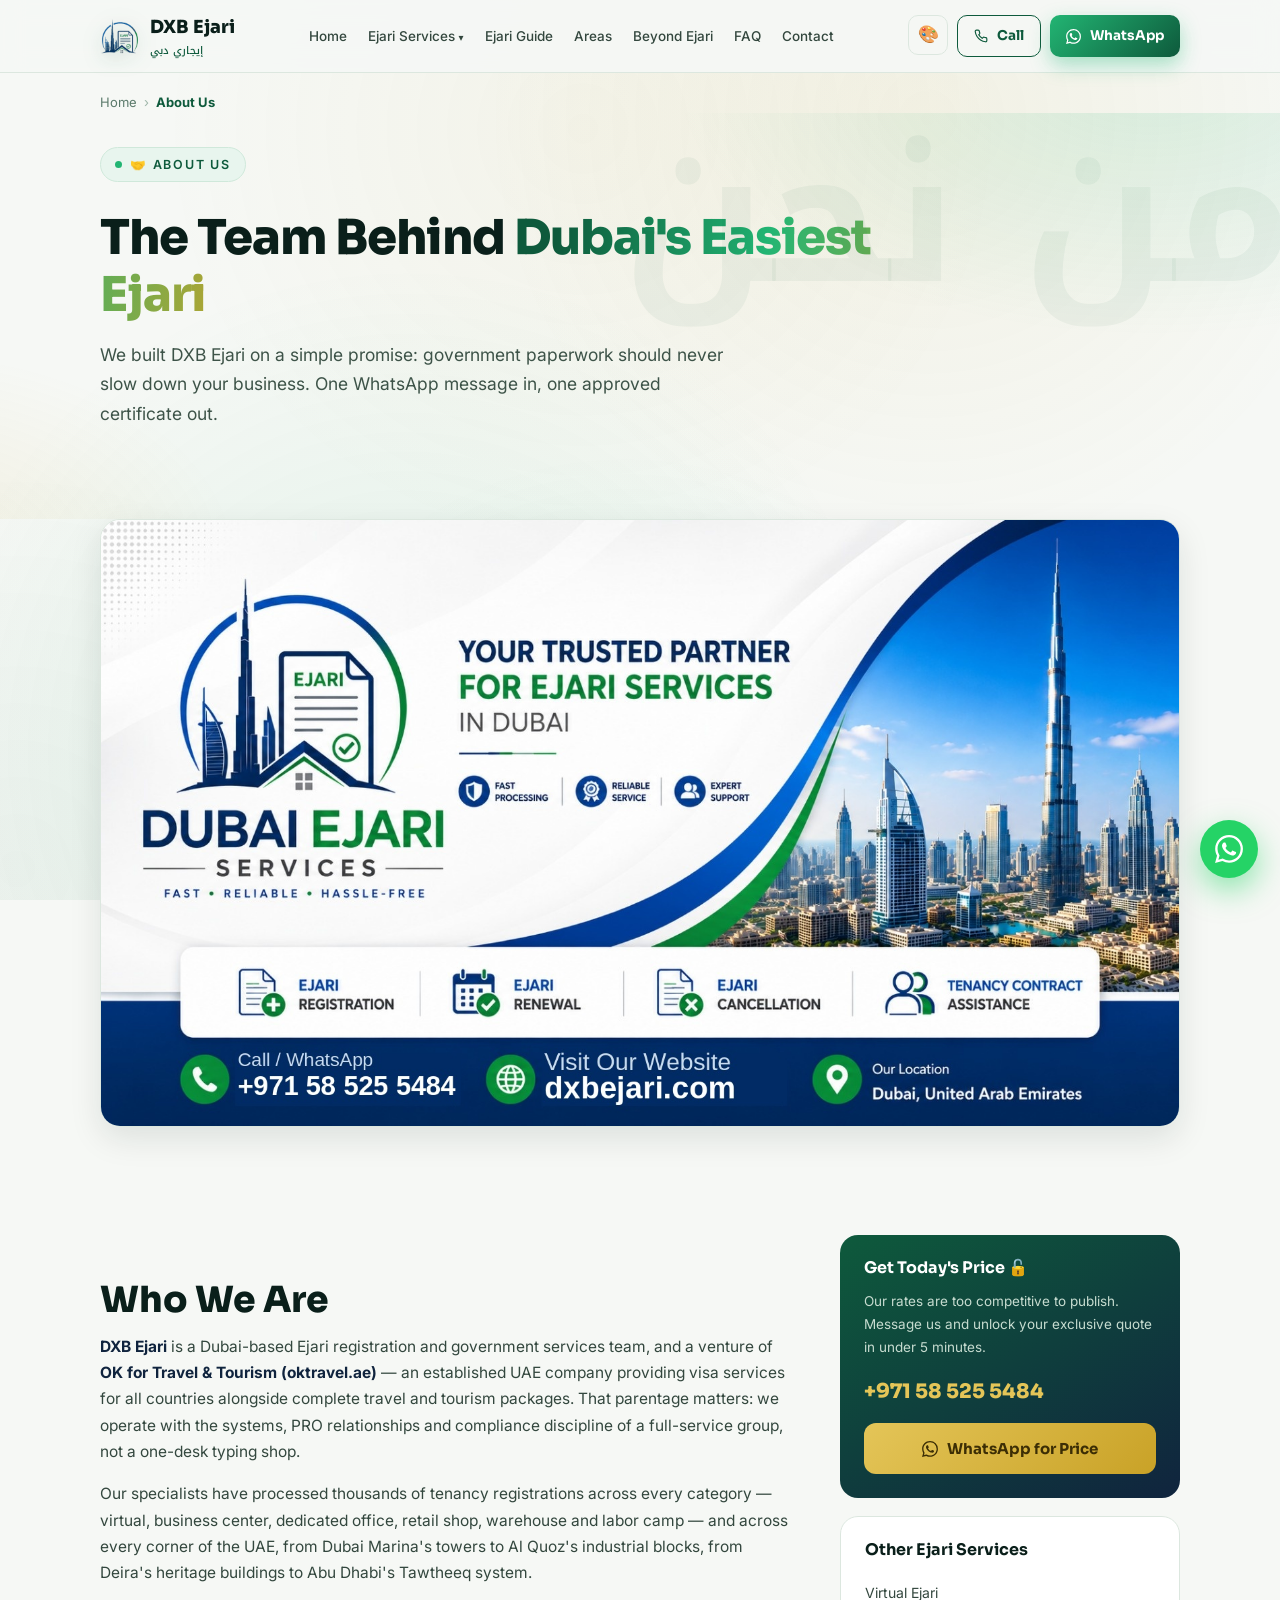
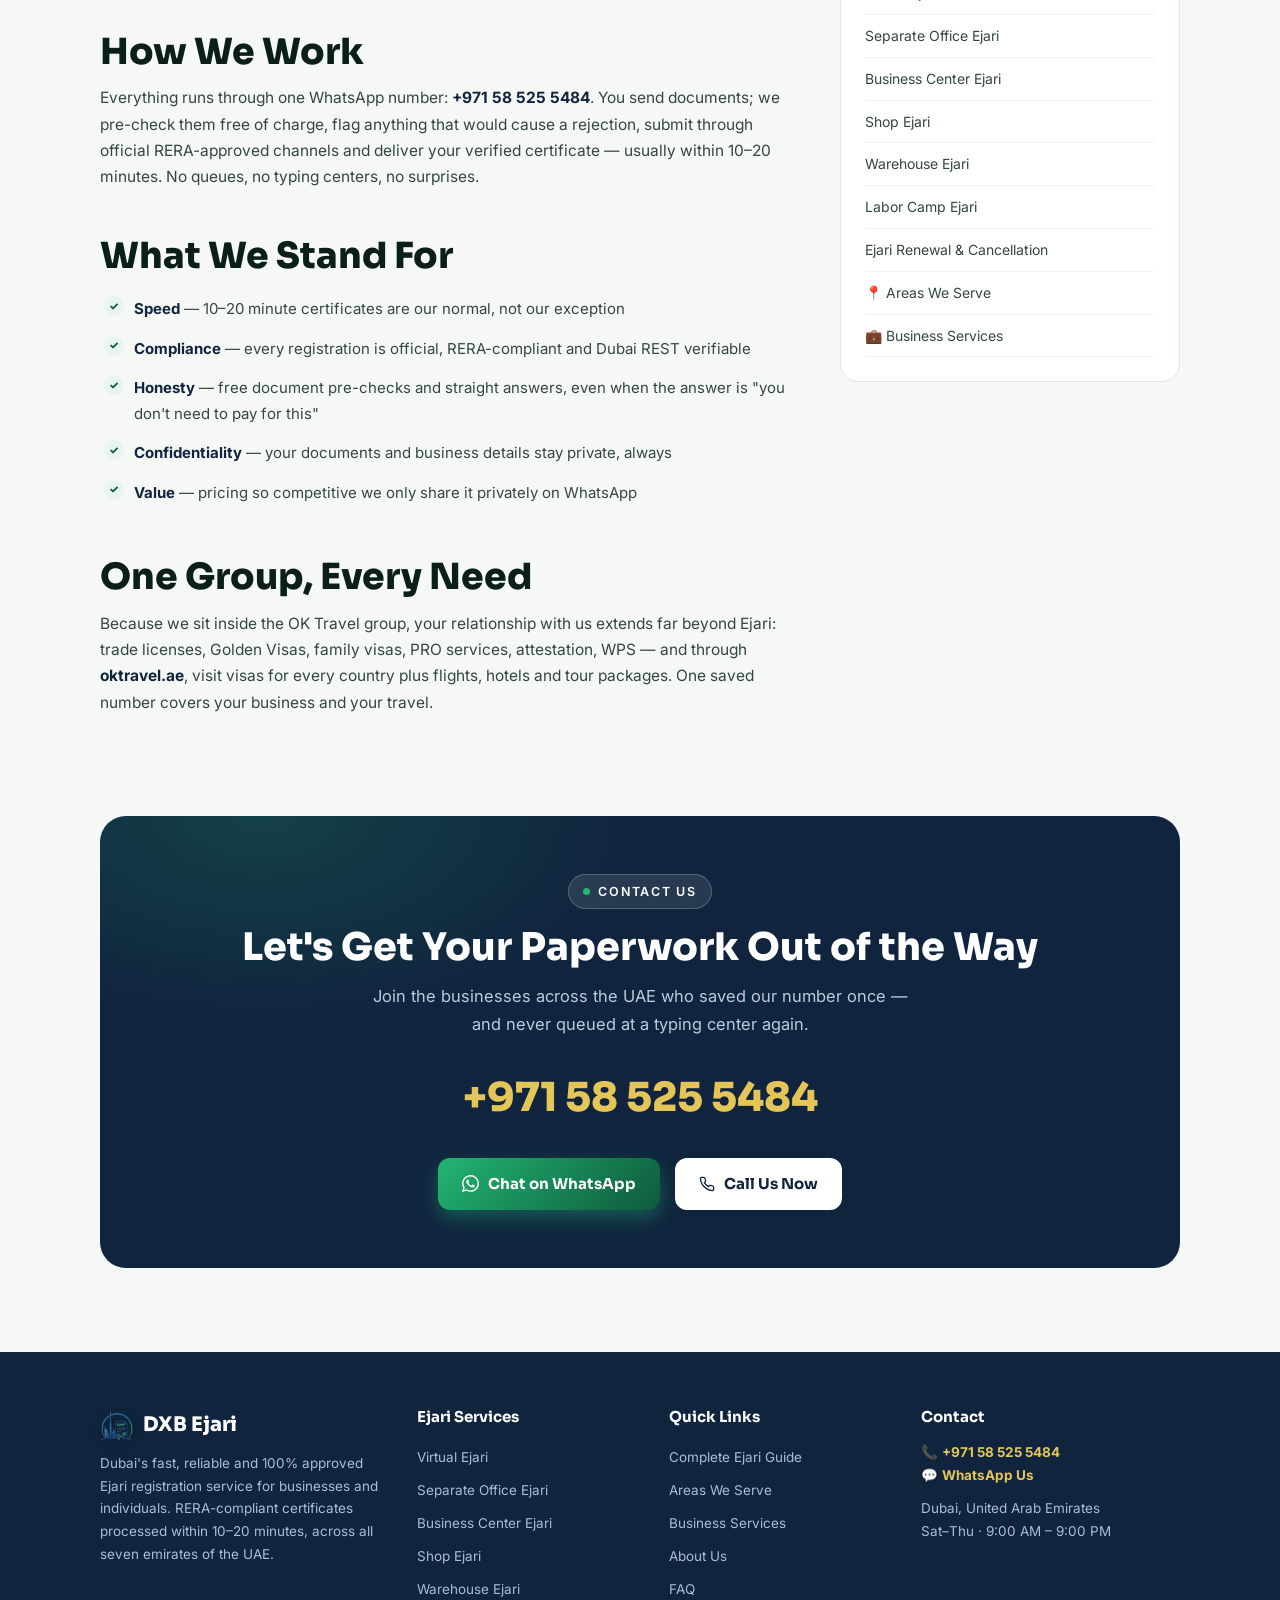
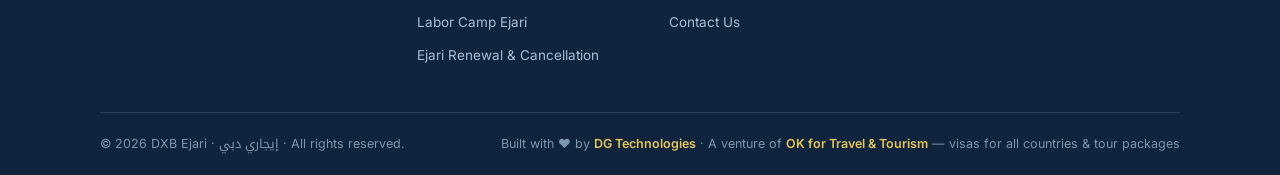
<file: about-us.html>
<!DOCTYPE html>
<html lang="en">
<head>
<meta charset="UTF-8">
<meta name="viewport" content="width=device-width, initial-scale=1.0">
<title>About DXB Ejari — Dubai's Trusted Ejari & Business Services Team</title>
<meta name="description" content="DXB Ejari is a Dubai-based Ejari registration and business services provider, a venture of OK for Travel & Tourism, serving all 7 UAE emirates. WhatsApp +971 58 525 5484.">
<meta name="robots" content="index, follow, max-image-preview:large">
<meta name="author" content="DXB Ejari">
<meta name="geo.region" content="AE-DU">
<meta name="geo.placename" content="Dubai">
<link rel="canonical" href="https://dxbejari.com/about-us.html">
<meta property="og:type" content="website">
<meta property="og:url" content="https://dxbejari.com/about-us.html">
<meta property="og:title" content="About DXB Ejari — Dubai's Trusted Ejari & Business Services Team">
<meta property="og:description" content="DXB Ejari is a Dubai-based Ejari registration and business services provider, a venture of OK for Travel & Tourism, serving all 7 UAE emirates. WhatsApp +971 58 525 5484.">
<meta property="og:site_name" content="DXB Ejari">
<meta property="og:locale" content="en_AE">
<meta property="og:image" content="https://dxbejari.com/og-image.jpg">
<meta property="og:image:secure_url" content="https://dxbejari.com/og-image.jpg">
<meta property="og:image:width" content="1200">
<meta property="og:image:height" content="630">
<meta property="og:image:type" content="image/jpeg">
<meta property="og:image:alt" content="About DXB Ejari — Dubai's Trusted Ejari & Business Services Team">
<link rel="image_src" href="https://dxbejari.com/og-image.jpg">
<meta name="twitter:card" content="summary_large_image">
<meta name="twitter:title" content="About DXB Ejari — Dubai's Trusted Ejari & Business Services Team">
<meta name="twitter:description" content="DXB Ejari is a Dubai-based Ejari registration and business services provider, a venture of OK for Travel & Tourism, serving all 7 UAE emirates. WhatsApp +971 58 525 5484.">
<meta name="twitter:image" content="https://dxbejari.com/og-image.jpg">
<meta name="theme-color" content="#0E5A3C">
<meta name="format-detection" content="telephone=yes">
<meta name="mobile-web-app-capable" content="yes">
<meta name="apple-mobile-web-app-status-bar-style" content="default">
<script>(function(){try{var d=document.documentElement,t=localStorage.getItem("dxb-theme")||(matchMedia("(prefers-color-scheme: dark)").matches?"dark":"light");d.dataset.theme=t;var a=localStorage.getItem("dxb-accent");if(a)d.dataset.accent=a}catch(e){}})();</script>
<link rel="icon" type="image/png" sizes="512x512" href="favicon-512.png">
<link rel="icon" type="image/png" sizes="32x32" href="favicon-32.png">
<link rel="icon" type="image/png" sizes="16x16" href="favicon-16.png">
<link rel="apple-touch-icon" sizes="180x180" href="favicon-180.png">
<link rel="preconnect" href="https://fonts.googleapis.com">
<link rel="preconnect" href="https://fonts.gstatic.com" crossorigin>
<link href="https://fonts.googleapis.com/css2?family=Sora:wght@400;600;700;800&family=Inter:wght@400;500;600&family=Noto+Kufi+Arabic:wght@500;700&display=swap" rel="stylesheet">
<link rel="stylesheet" href="style.css">
<script type="application/ld+json">{"@context": "https://schema.org", "@type": "ProfessionalService", "name": "DXB Ejari", "url": "https://dxbejari.com/", "telephone": "+971585255484", "description": "Ejari registration and renewal services across Dubai and all UAE emirates — virtual office, business center, shop, warehouse and labor camp Ejari with certificates issued within 10–20 minutes.", "areaServed": [{"@type": "Country", "name": "United Arab Emirates"}, {"@type": "City", "name": "Dubai"}], "address": {"@type": "PostalAddress", "addressLocality": "Dubai", "addressCountry": "AE"}, "priceRange": "AED", "openingHours": "Sa-Th 09:00-21:00", "sameAs": ["https://wa.me/971585255484", "https://oktravel.ae", "https://dgtechnology.online"], "parentOrganization": {"@type": "Organization", "name": "OK for Travel and Tourism", "url": "https://oktravel.ae"}}</script>
<script type="application/ld+json">{"@context": "https://schema.org", "@type": "BreadcrumbList", "itemListElement": [{"@type": "ListItem", "position": 1, "name": "Home", "item": "https://dxbejari.com/index.html"}, {"@type": "ListItem", "position": 2, "name": "About Us", "item": "https://dxbejari.com/about-us.html"}]}</script>
</head>
<body><header>
  <div class="wrap nav">
    <a class="logo" href="index.html" aria-label="DXB Ejari home">
      <img class="logo-mark" src="logo-mark.png" alt="DXB Ejari logo" width="40" height="40">
      <span>DXB Ejari<small class="ar">إيجاري دبي</small></span>
    </a>
    <button class="menu-btn" aria-label="Open menu" onclick="document.querySelector('.nav-links').classList.toggle('open')">☰</button>
    <nav class="nav-links" aria-label="Main">
      <a href="index.html">Home</a>
      <span class="dd"><a href="virtual-ejari.html">Ejari Services</a>
        <span class="dd-menu"><a href="virtual-ejari.html">Virtual Ejari</a><a href="separate-office-ejari.html">Separate Office Ejari</a><a href="business-center-ejari.html">Business Center Ejari</a><a href="shop-ejari.html">Shop Ejari</a><a href="warehouse-ejari.html">Warehouse Ejari</a><a href="labor-camp-ejari.html">Labor Camp Ejari</a><a href="ejari-renewal.html">Ejari Renewal & Cancellation</a></span>
      </span>
      <a href="services.html">Ejari Guide</a>
      <a href="areas-we-serve.html">Areas</a>
      <a href="business-services.html">Beyond Ejari</a>
      <a href="faq.html">FAQ</a>
      <a href="contact.html">Contact</a>
    </nav>
    <div class="nav-cta">
      <span class="fx">
        <button class="fx-fab" aria-label="Appearance settings" onclick="this.parentElement.classList.toggle('open')">🎨</button>
        <div class="fx-panel">
          <h5>Theme</h5>
          <div class="fx-row">
            <button data-theme-set="light">☀️ Light</button>
            <button data-theme-set="dark">🌙 Dark</button>
          </div>
          <h5>Color</h5>
          <div class="fx-row fx-swatches">
            <button data-accent-set="emerald" style="--sw:#22B573" aria-label="Emerald"></button>
            <button data-accent-set="ocean" style="--sw:#2B9DE8" aria-label="Ocean"></button>
            <button data-accent-set="violet" style="--sw:#8B5CF6" aria-label="Violet"></button>
            <button data-accent-set="crimson" style="--sw:#E8536F" aria-label="Crimson"></button>
            <button data-accent-set="amber" style="--sw:#F0A32B" aria-label="Amber"></button>
          </div>
          <h5>Live Background</h5>
          <div class="fx-row">
            <button data-bg="off">Off</button>
            <button data-bg="aurora">Aurora</button>
            <button data-bg="net">Network</button>
            <button data-bg="fireflies">Fireflies</button>
          </div>
        </div>
      </span>
      <a class="btn btn-ghost btn-sm" href="tel:+971585255484"><svg width="14" height="14" viewBox="0 0 24 24" fill="none" stroke="currentColor" stroke-width="2"><path d="M22 16.92v3a2 2 0 0 1-2.18 2 19.79 19.79 0 0 1-8.63-3.07 19.5 19.5 0 0 1-6-6 19.79 19.79 0 0 1-3.07-8.67A2 2 0 0 1 4.11 2h3a2 2 0 0 1 2 1.72c.127.96.361 1.903.7 2.81a2 2 0 0 1-.45 2.11L8.09 9.91a16 16 0 0 0 6 6l1.27-1.27a2 2 0 0 1 2.11-.45c.907.339 1.85.573 2.81.7A2 2 0 0 1 22 16.92z"/></svg> Call</a>
      <a class="btn btn-green btn-sm nav-wa" href="https://wa.me/971585255484?text=Hi%2C%20I%20need%20Ejari%20services%20in%20Dubai" target="_blank" rel="noopener" aria-label="Chat on WhatsApp"><svg width="15" height="15" viewBox="0 0 24 24" fill="currentColor"><path d="M17.472 14.382c-.297-.149-1.758-.867-2.03-.967-.273-.099-.471-.148-.67.15-.197.297-.767.966-.94 1.164-.173.199-.347.223-.644.075-.297-.15-1.255-.463-2.39-1.475-.883-.788-1.48-1.761-1.653-2.059-.173-.297-.018-.458.13-.606.134-.133.297-.347.446-.52.149-.174.198-.298.298-.497.099-.198.05-.371-.025-.52-.075-.149-.669-1.612-.916-2.207-.242-.579-.487-.5-.669-.51l-.57-.01c-.198 0-.52.074-.792.372-.272.297-1.04 1.016-1.04 2.479 0 1.462 1.065 2.875 1.213 3.074.149.198 2.096 3.2 5.077 4.487.709.306 1.262.489 1.694.625.712.227 1.36.195 1.871.118.571-.085 1.758-.719 2.006-1.413.248-.694.248-1.289.173-1.413-.074-.124-.272-.198-.57-.347m-5.421 7.403h-.004a9.87 9.87 0 0 1-5.031-1.378l-.361-.214-3.741.982.998-3.648-.235-.374a9.86 9.86 0 0 1-1.51-5.26c.001-5.45 4.436-9.884 9.888-9.884 2.64 0 5.122 1.03 6.988 2.898a9.825 9.825 0 0 1 2.893 6.994c-.003 5.45-4.437 9.884-9.885 9.884m8.413-18.297A11.815 11.815 0 0 0 12.05 0C5.495 0 .16 5.335.157 11.892c0 2.096.547 4.142 1.588 5.945L.057 24l6.305-1.654a11.882 11.882 0 0 0 5.683 1.448h.005c6.554 0 11.89-5.335 11.893-11.893a11.821 11.821 0 0 0-3.48-8.413Z"/></svg> <span class="btn-label">WhatsApp</span></a>
    </div>
  </div>
</header><div class="wrap crumbs"><a href="index.html">Home</a><span>›</span><b style="color:var(--emerald)">About Us</b></div>
<section class="phero" style="padding-top:34px">
  <div class="ar-mark ar" aria-hidden="true">من نحن</div>
  <div class="wrap">
    <span class="eyebrow">🤝 About Us</span>
    <h1>The Team Behind <span class="grad">Dubai's Easiest Ejari</span></h1>
    <p class="lead">We built DXB Ejari on a simple promise: government paperwork should never slow down your business. One WhatsApp message in, one approved certificate out.</p>
  </div>
</section>

<section style="padding-top:0">
  <div class="wrap">
    <img class="banner-shot rv" src="banner-tall.jpg" alt="DXB Ejari — your trusted partner for Ejari services in Dubai" loading="lazy" width="1600" height="900">
  </div>
</section>

<section style="padding-top:44px">
  <div class="wrap twocol">
    <article class="prose">
      <h2>Who We Are</h2>
      <p><strong>DXB Ejari</strong> is a Dubai-based Ejari registration and government services team, and a venture of <strong>OK for Travel &amp; Tourism (oktravel.ae)</strong> — an established UAE company providing visa services for all countries alongside complete travel and tourism packages. That parentage matters: we operate with the systems, PRO relationships and compliance discipline of a full-service group, not a one-desk typing shop.</p>
      <p>Our specialists have processed thousands of tenancy registrations across every category — virtual, business center, dedicated office, retail shop, warehouse and labor camp — and across every corner of the UAE, from Dubai Marina's towers to Al Quoz's industrial blocks, from Deira's heritage buildings to Abu Dhabi's Tawtheeq system.</p>
      <h2>How We Work</h2>
      <p>Everything runs through one WhatsApp number: <strong>+971 58 525 5484</strong>. You send documents; we pre-check them free of charge, flag anything that would cause a rejection, submit through official RERA-approved channels and deliver your verified certificate — usually within 10–20 minutes. No queues, no typing centers, no surprises.</p>
      <h2>What We Stand For</h2>
      <ul>
        <li><strong>Speed</strong> — 10–20 minute certificates are our normal, not our exception</li>
        <li><strong>Compliance</strong> — every registration is official, RERA-compliant and Dubai REST verifiable</li>
        <li><strong>Honesty</strong> — free document pre-checks and straight answers, even when the answer is "you don't need to pay for this"</li>
        <li><strong>Confidentiality</strong> — your documents and business details stay private, always</li>
        <li><strong>Value</strong> — pricing so competitive we only share it privately on WhatsApp</li>
      </ul>
      <h2>One Group, Every Need</h2>
      <p>Because we sit inside the OK Travel group, your relationship with us extends far beyond Ejari: trade licenses, Golden Visas, family visas, PRO services, attestation, WPS — and through <strong>oktravel.ae</strong>, visit visas for every country plus flights, hotels and tour packages. One saved number covers your business and your travel.</p>
    </article>
    <aside class="sidebar">
      <div class="side-box side-cta">
  <h3 style="color:#fff">Get Today's Price 🔓</h3>
  <p>Our rates are too competitive to publish. Message us and unlock your exclusive quote in under 5 minutes.</p>
  <a class="phone" href="tel:+971585255484">+971 58 525 5484</a>
  <a class="btn btn-gold" style="width:100%;justify-content:center" href="https://wa.me/971585255484?text=Hi%2C%20I%20want%20to%20know%20the%20Ejari%20price" target="_blank" rel="noopener"><svg width="16" height="16" viewBox="0 0 24 24" fill="currentColor"><path d="M17.472 14.382c-.297-.149-1.758-.867-2.03-.967-.273-.099-.471-.148-.67.15-.197.297-.767.966-.94 1.164-.173.199-.347.223-.644.075-.297-.15-1.255-.463-2.39-1.475-.883-.788-1.48-1.761-1.653-2.059-.173-.297-.018-.458.13-.606.134-.133.297-.347.446-.52.149-.174.198-.298.298-.497.099-.198.05-.371-.025-.52-.075-.149-.669-1.612-.916-2.207-.242-.579-.487-.5-.669-.51l-.57-.01c-.198 0-.52.074-.792.372-.272.297-1.04 1.016-1.04 2.479 0 1.462 1.065 2.875 1.213 3.074.149.198 2.096 3.2 5.077 4.487.709.306 1.262.489 1.694.625.712.227 1.36.195 1.871.118.571-.085 1.758-.719 2.006-1.413.248-.694.248-1.289.173-1.413-.074-.124-.272-.198-.57-.347m-5.421 7.403h-.004a9.87 9.87 0 0 1-5.031-1.378l-.361-.214-3.741.982.998-3.648-.235-.374a9.86 9.86 0 0 1-1.51-5.26c.001-5.45 4.436-9.884 9.888-9.884 2.64 0 5.122 1.03 6.988 2.898a9.825 9.825 0 0 1 2.893 6.994c-.003 5.45-4.437 9.884-9.885 9.884m8.413-18.297A11.815 11.815 0 0 0 12.05 0C5.495 0 .16 5.335.157 11.892c0 2.096.547 4.142 1.588 5.945L.057 24l6.305-1.654a11.882 11.882 0 0 0 5.683 1.448h.005c6.554 0 11.89-5.335 11.893-11.893a11.821 11.821 0 0 0-3.48-8.413Z"/></svg> WhatsApp for Price</a>
</div>
      <div class="side-box"><h3>Other Ejari Services</h3><div class="links"><a href="virtual-ejari.html">Virtual Ejari</a><a href="separate-office-ejari.html">Separate Office Ejari</a><a href="business-center-ejari.html">Business Center Ejari</a><a href="shop-ejari.html">Shop Ejari</a><a href="warehouse-ejari.html">Warehouse Ejari</a><a href="labor-camp-ejari.html">Labor Camp Ejari</a><a href="ejari-renewal.html">Ejari Renewal & Cancellation</a><a href="areas-we-serve.html">📍 Areas We Serve</a><a href="business-services.html">💼 Business Services</a></div></div>
    </aside>
  </div>
</section>
<section style="padding-top:20px"><div class="wrap"><div class="cta-band rv">
  <span class="eyebrow lt">Contact Us</span>
  <h2>Let's Get Your Paperwork Out of the Way</h2>
  <p>Join the businesses across the UAE who saved our number once — and never queued at a typing center again.</p>
  <a class="phone-big" href="tel:+971585255484">+971 58 525 5484</a>
  <div class="cta-ctas">
    <a class="btn btn-green" href="https://wa.me/971585255484?text=Hi%2C%20I%20want%20to%20know%20more%20about%20DXB%20Ejari%20services" target="_blank" rel="noopener"><svg width="17" height="17" viewBox="0 0 24 24" fill="currentColor"><path d="M17.472 14.382c-.297-.149-1.758-.867-2.03-.967-.273-.099-.471-.148-.67.15-.197.297-.767.966-.94 1.164-.173.199-.347.223-.644.075-.297-.15-1.255-.463-2.39-1.475-.883-.788-1.48-1.761-1.653-2.059-.173-.297-.018-.458.13-.606.134-.133.297-.347.446-.52.149-.174.198-.298.298-.497.099-.198.05-.371-.025-.52-.075-.149-.669-1.612-.916-2.207-.242-.579-.487-.5-.669-.51l-.57-.01c-.198 0-.52.074-.792.372-.272.297-1.04 1.016-1.04 2.479 0 1.462 1.065 2.875 1.213 3.074.149.198 2.096 3.2 5.077 4.487.709.306 1.262.489 1.694.625.712.227 1.36.195 1.871.118.571-.085 1.758-.719 2.006-1.413.248-.694.248-1.289.173-1.413-.074-.124-.272-.198-.57-.347m-5.421 7.403h-.004a9.87 9.87 0 0 1-5.031-1.378l-.361-.214-3.741.982.998-3.648-.235-.374a9.86 9.86 0 0 1-1.51-5.26c.001-5.45 4.436-9.884 9.888-9.884 2.64 0 5.122 1.03 6.988 2.898a9.825 9.825 0 0 1 2.893 6.994c-.003 5.45-4.437 9.884-9.885 9.884m8.413-18.297A11.815 11.815 0 0 0 12.05 0C5.495 0 .16 5.335.157 11.892c0 2.096.547 4.142 1.588 5.945L.057 24l6.305-1.654a11.882 11.882 0 0 0 5.683 1.448h.005c6.554 0 11.89-5.335 11.893-11.893a11.821 11.821 0 0 0-3.48-8.413Z"/></svg> Chat on WhatsApp</a>
    <a class="btn btn-white" href="tel:+971585255484"><svg width="16" height="16" viewBox="0 0 24 24" fill="none" stroke="currentColor" stroke-width="2"><path d="M22 16.92v3a2 2 0 0 1-2.18 2 19.79 19.79 0 0 1-8.63-3.07 19.5 19.5 0 0 1-6-6 19.79 19.79 0 0 1-3.07-8.67A2 2 0 0 1 4.11 2h3a2 2 0 0 1 2 1.72c.127.96.361 1.903.7 2.81a2 2 0 0 1-.45 2.11L8.09 9.91a16 16 0 0 0 6 6l1.27-1.27a2 2 0 0 1 2.11-.45c.907.339 1.85.573 2.81.7A2 2 0 0 1 22 16.92z"/></svg> Call Us Now</a>
  </div>
</div></div></section><footer>
  <div class="wrap">
    <div class="fgrid">
      <div>
        <div class="fbrand"><img class="logo-mark" src="logo-mark.png" alt="DXB Ejari logo" width="34" height="34"> DXB Ejari</div>
        <p>Dubai's fast, reliable and 100% approved Ejari registration service for businesses and individuals. RERA-compliant certificates processed within 10–20 minutes, across all seven emirates of the UAE.</p>
      </div>
      <div>
        <h4>Ejari Services</h4>
        <a href="virtual-ejari.html">Virtual Ejari</a><a href="separate-office-ejari.html">Separate Office Ejari</a><a href="business-center-ejari.html">Business Center Ejari</a><a href="shop-ejari.html">Shop Ejari</a><a href="warehouse-ejari.html">Warehouse Ejari</a><a href="labor-camp-ejari.html">Labor Camp Ejari</a><a href="ejari-renewal.html">Ejari Renewal & Cancellation</a>
      </div>
      <div>
        <h4>Quick Links</h4>
        <a href="services.html">Complete Ejari Guide</a>
        <a href="areas-we-serve.html">Areas We Serve</a>
        <a href="business-services.html">Business Services</a>
        <a href="about-us.html">About Us</a>
        <a href="faq.html">FAQ</a>
        <a href="contact.html">Contact Us</a>
      </div>
      <div>
        <h4>Contact</h4>
        <p style="margin-bottom:10px">📞 <a href="tel:+971585255484" style="color:var(--gold-2);font-weight:700">+971 58 525 5484</a><br>
        💬 <a href="https://wa.me/971585255484?text=Hi%2C%20I%20need%20Ejari%20services%20in%20Dubai" target="_blank" rel="noopener" style="color:var(--gold-2);font-weight:700">WhatsApp Us</a></p>
        <p>Dubai, United Arab Emirates<br>Sat–Thu · 9:00 AM – 9:00 PM</p>
      </div>
    </div>
    <div class="watermark">
      <span>© <span class="yr">2026</span> DXB Ejari · <span class="ar">إيجاري دبي</span> · All rights reserved.</span>
      <span>Built with ❤️ by <a href="https://dgtechnology.online" target="_blank" rel="noopener">DG Technologies</a> · A venture of <a href="https://oktravel.ae" target="_blank" rel="noopener">OK for Travel &amp; Tourism</a> — visas for all countries &amp; tour packages</span>
    </div>
  </div>
</footer>
<a class="wa-float" href="https://wa.me/971585255484?text=Hi%2C%20I%20need%20Ejari%20services%20in%20Dubai" target="_blank" rel="noopener" aria-label="Chat on WhatsApp"><svg width="28" height="28" viewBox="0 0 24 24" fill="currentColor"><path d="M17.472 14.382c-.297-.149-1.758-.867-2.03-.967-.273-.099-.471-.148-.67.15-.197.297-.767.966-.94 1.164-.173.199-.347.223-.644.075-.297-.15-1.255-.463-2.39-1.475-.883-.788-1.48-1.761-1.653-2.059-.173-.297-.018-.458.13-.606.134-.133.297-.347.446-.52.149-.174.198-.298.298-.497.099-.198.05-.371-.025-.52-.075-.149-.669-1.612-.916-2.207-.242-.579-.487-.5-.669-.51l-.57-.01c-.198 0-.52.074-.792.372-.272.297-1.04 1.016-1.04 2.479 0 1.462 1.065 2.875 1.213 3.074.149.198 2.096 3.2 5.077 4.487.709.306 1.262.489 1.694.625.712.227 1.36.195 1.871.118.571-.085 1.758-.719 2.006-1.413.248-.694.248-1.289.173-1.413-.074-.124-.272-.198-.57-.347m-5.421 7.403h-.004a9.87 9.87 0 0 1-5.031-1.378l-.361-.214-3.741.982.998-3.648-.235-.374a9.86 9.86 0 0 1-1.51-5.26c.001-5.45 4.436-9.884 9.888-9.884 2.64 0 5.122 1.03 6.988 2.898a9.825 9.825 0 0 1 2.893 6.994c-.003 5.45-4.437 9.884-9.885 9.884m8.413-18.297A11.815 11.815 0 0 0 12.05 0C5.495 0 .16 5.335.157 11.892c0 2.096.547 4.142 1.588 5.945L.057 24l6.305-1.654a11.882 11.882 0 0 0 5.683 1.448h.005c6.554 0 11.89-5.335 11.893-11.893a11.821 11.821 0 0 0-3.48-8.413Z"/></svg></a>
<script src="app.js" defer></script>
<script>
const io=new IntersectionObserver(es=>{es.forEach(e=>{if(e.isIntersecting){e.target.classList.add('on');io.unobserve(e.target)}})},{threshold:.1});
document.querySelectorAll('.rv').forEach(el=>io.observe(el));
document.querySelectorAll('.yr').forEach(el=>el.textContent=new Date().getFullYear());
</script>
</body>
</html>
</file>
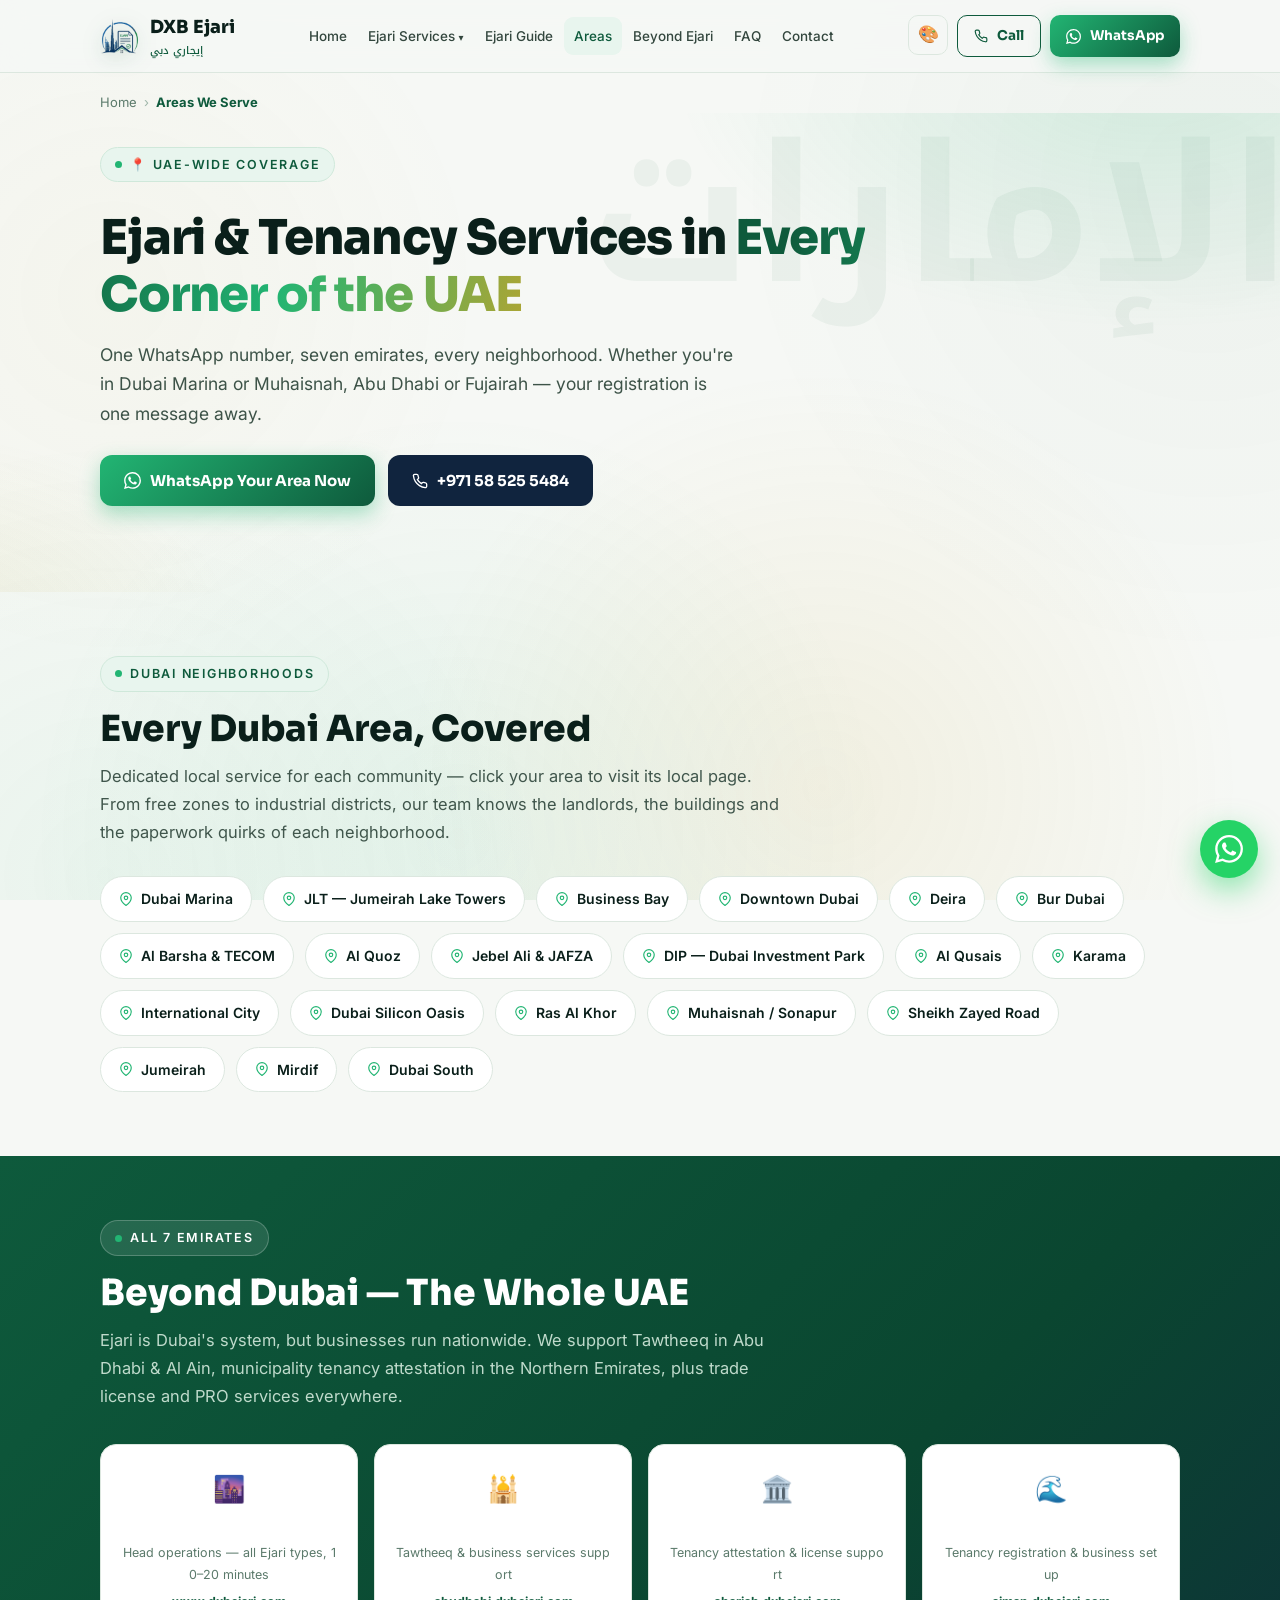
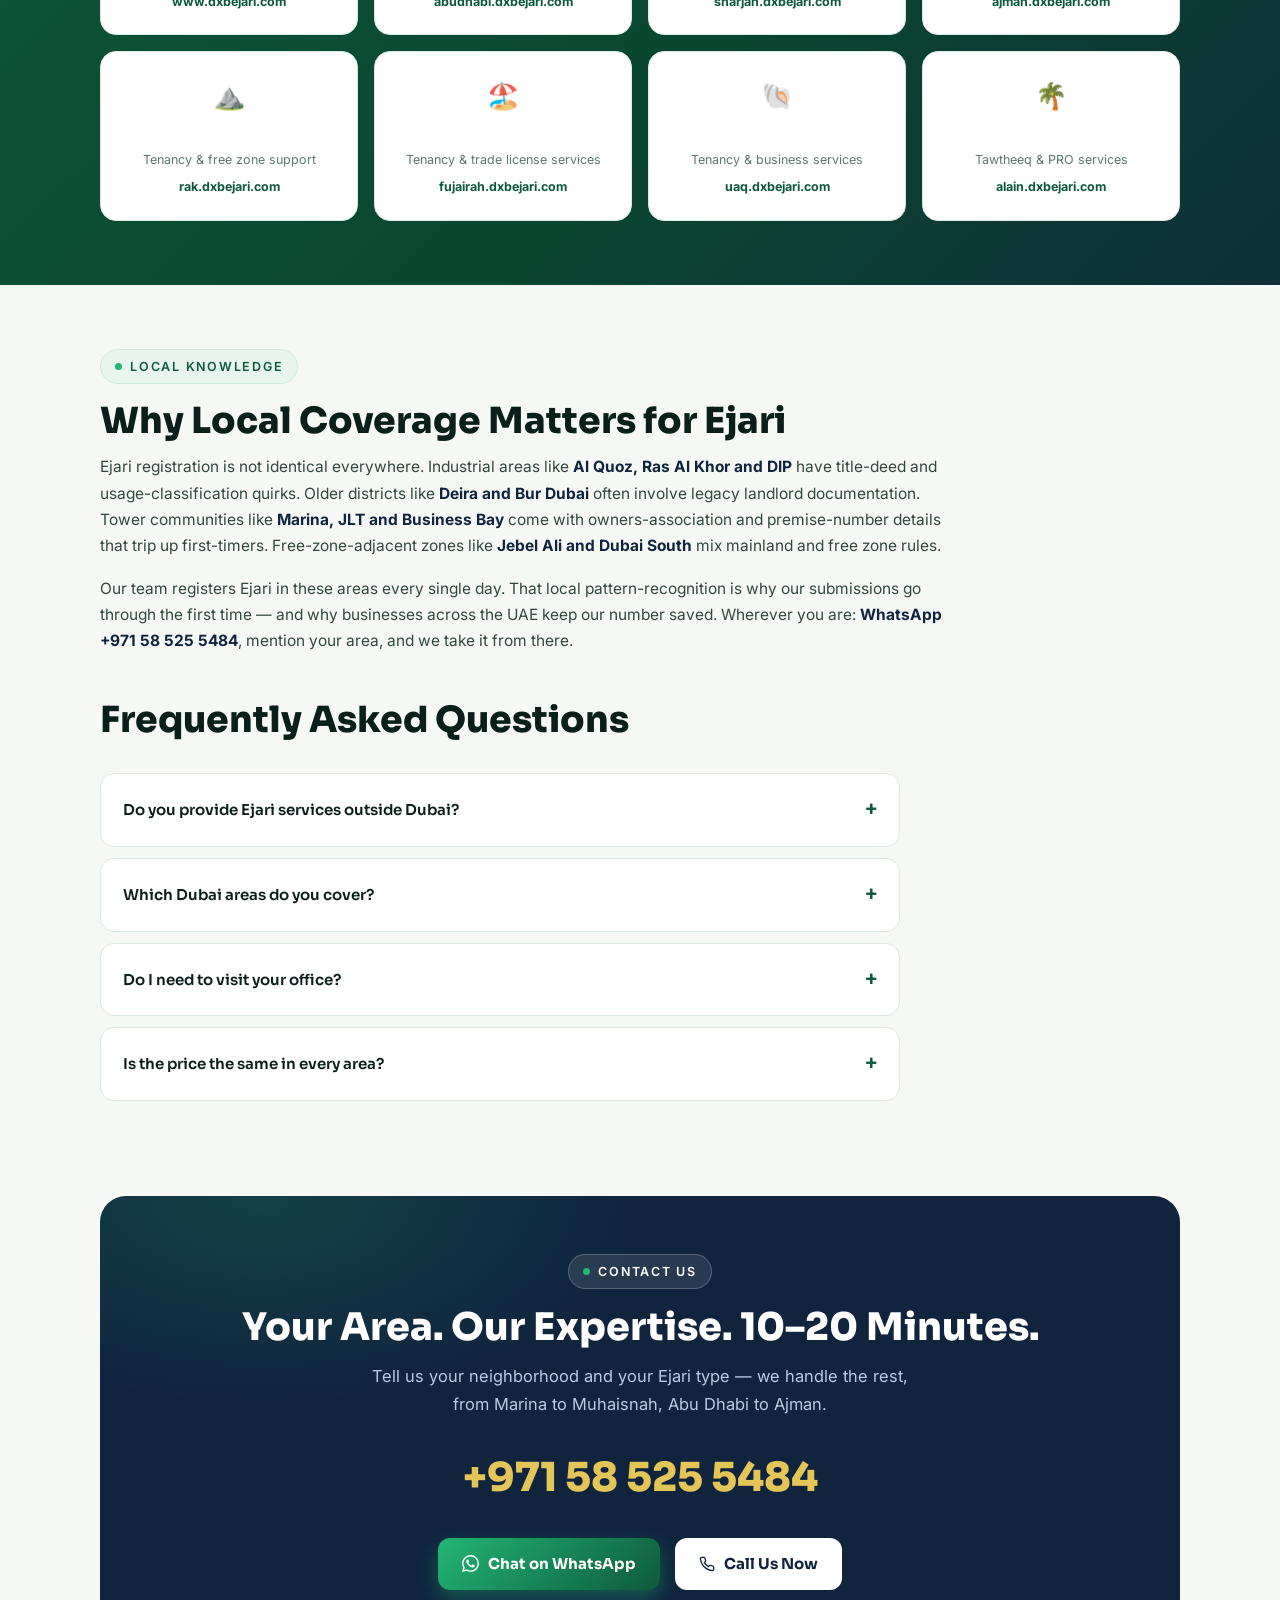
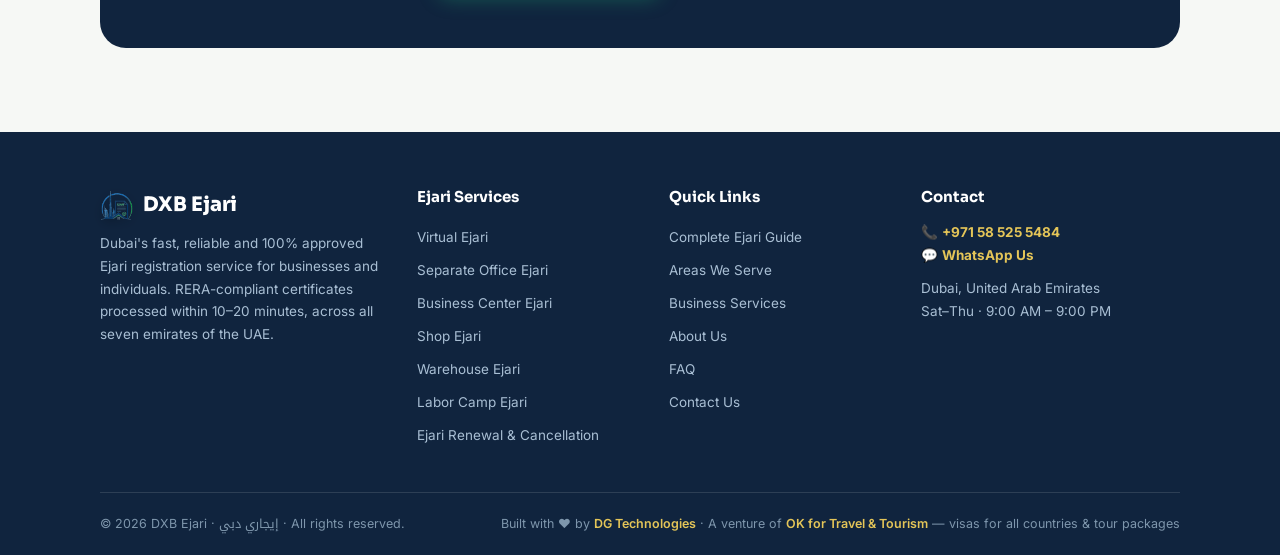
<file: areas-we-serve.html>
<!DOCTYPE html>
<html lang="en">
<head>
<meta charset="UTF-8">
<meta name="viewport" content="width=device-width, initial-scale=1.0">
<title>Ejari Services in All UAE Areas — Dubai, Abu Dhabi, Sharjah & More | DXB Ejari</title>
<meta name="description" content="Ejari & tenancy registration services across every Dubai area and all 7 UAE emirates — Marina, JLT, Business Bay, Deira, Abu Dhabi, Sharjah, Ajman, RAK & more. WhatsApp +971 58 525 5484.">
<meta name="robots" content="index, follow, max-image-preview:large">
<meta name="author" content="DXB Ejari">
<meta name="geo.region" content="AE-DU">
<meta name="geo.placename" content="Dubai">
<link rel="canonical" href="https://dxbejari.com/areas-we-serve.html">
<meta property="og:type" content="website">
<meta property="og:url" content="https://dxbejari.com/areas-we-serve.html">
<meta property="og:title" content="Ejari Services in All UAE Areas — Dubai, Abu Dhabi, Sharjah & More | DXB Ejari">
<meta property="og:description" content="Ejari & tenancy registration services across every Dubai area and all 7 UAE emirates — Marina, JLT, Business Bay, Deira, Abu Dhabi, Sharjah, Ajman, RAK & more. WhatsApp +971 58 525 5484.">
<meta property="og:site_name" content="DXB Ejari">
<meta property="og:locale" content="en_AE">
<meta property="og:image" content="https://dxbejari.com/og-image.jpg">
<meta property="og:image:secure_url" content="https://dxbejari.com/og-image.jpg">
<meta property="og:image:width" content="1200">
<meta property="og:image:height" content="630">
<meta property="og:image:type" content="image/jpeg">
<meta property="og:image:alt" content="Ejari Services in All UAE Areas — Dubai, Abu Dhabi, Sharjah & More | DXB Ejari">
<link rel="image_src" href="https://dxbejari.com/og-image.jpg">
<meta name="twitter:card" content="summary_large_image">
<meta name="twitter:title" content="Ejari Services in All UAE Areas — Dubai, Abu Dhabi, Sharjah & More | DXB Ejari">
<meta name="twitter:description" content="Ejari & tenancy registration services across every Dubai area and all 7 UAE emirates — Marina, JLT, Business Bay, Deira, Abu Dhabi, Sharjah, Ajman, RAK & more. WhatsApp +971 58 525 5484.">
<meta name="twitter:image" content="https://dxbejari.com/og-image.jpg">
<meta name="theme-color" content="#0E5A3C">
<meta name="format-detection" content="telephone=yes">
<meta name="mobile-web-app-capable" content="yes">
<meta name="apple-mobile-web-app-status-bar-style" content="default">
<script>(function(){try{var d=document.documentElement,t=localStorage.getItem("dxb-theme")||(matchMedia("(prefers-color-scheme: dark)").matches?"dark":"light");d.dataset.theme=t;var a=localStorage.getItem("dxb-accent");if(a)d.dataset.accent=a}catch(e){}})();</script>
<link rel="icon" type="image/png" sizes="512x512" href="favicon-512.png">
<link rel="icon" type="image/png" sizes="32x32" href="favicon-32.png">
<link rel="icon" type="image/png" sizes="16x16" href="favicon-16.png">
<link rel="apple-touch-icon" sizes="180x180" href="favicon-180.png">
<link rel="preconnect" href="https://fonts.googleapis.com">
<link rel="preconnect" href="https://fonts.gstatic.com" crossorigin>
<link href="https://fonts.googleapis.com/css2?family=Sora:wght@400;600;700;800&family=Inter:wght@400;500;600&family=Noto+Kufi+Arabic:wght@500;700&display=swap" rel="stylesheet">
<link rel="stylesheet" href="style.css">
<script type="application/ld+json">{"@context": "https://schema.org", "@type": "ProfessionalService", "name": "DXB Ejari", "url": "https://dxbejari.com/", "telephone": "+971585255484", "description": "Ejari registration and renewal services across Dubai and all UAE emirates — virtual office, business center, shop, warehouse and labor camp Ejari with certificates issued within 10–20 minutes.", "areaServed": [{"@type": "Country", "name": "United Arab Emirates"}, {"@type": "City", "name": "Dubai"}], "address": {"@type": "PostalAddress", "addressLocality": "Dubai", "addressCountry": "AE"}, "priceRange": "AED", "openingHours": "Sa-Th 09:00-21:00", "sameAs": ["https://wa.me/971585255484", "https://oktravel.ae", "https://dgtechnology.online"], "parentOrganization": {"@type": "Organization", "name": "OK for Travel and Tourism", "url": "https://oktravel.ae"}}</script>
<script type="application/ld+json">{"@context": "https://schema.org", "@type": "BreadcrumbList", "itemListElement": [{"@type": "ListItem", "position": 1, "name": "Home", "item": "https://dxbejari.com/index.html"}, {"@type": "ListItem", "position": 2, "name": "Areas We Serve", "item": "https://dxbejari.com/areas-we-serve.html"}]}</script>
<script type="application/ld+json">{"@context": "https://schema.org", "@type": "FAQPage", "mainEntity": [{"@type": "Question", "name": "Do you provide Ejari services outside Dubai?", "acceptedAnswer": {"@type": "Answer", "text": "Yes. Ejari itself is Dubai's system, but we support tenancy registration equivalents across the UAE — Tawtheeq in Abu Dhabi and Al Ain, and municipality attestation in Sharjah, Ajman, RAK, Fujairah and UAQ — plus trade license and PRO services in every emirate."}}, {"@type": "Question", "name": "Which Dubai areas do you cover?", "acceptedAnswer": {"@type": "Answer", "text": "All of them. From Dubai Marina, JLT and Business Bay to Deira, Bur Dubai, Al Quoz, Jebel Ali, DIP and Muhaisnah — if it is in Dubai, we register it, usually within 10–20 minutes."}}, {"@type": "Question", "name": "Do I need to visit your office?", "acceptedAnswer": {"@type": "Answer", "text": "No. The entire process is remote via WhatsApp at +971 58 525 5484 — documents in, certificate out, wherever you are in the UAE."}}, {"@type": "Question", "name": "Is the price the same in every area?", "acceptedAnswer": {"@type": "Answer", "text": "Our rates are consistent and extremely competitive across Dubai — and revealed only on WhatsApp. Message us with your area and Ejari type for an instant quote."}}]}</script>
</head>
<body><header>
  <div class="wrap nav">
    <a class="logo" href="index.html" aria-label="DXB Ejari home">
      <img class="logo-mark" src="logo-mark.png" alt="DXB Ejari logo" width="40" height="40">
      <span>DXB Ejari<small class="ar">إيجاري دبي</small></span>
    </a>
    <button class="menu-btn" aria-label="Open menu" onclick="document.querySelector('.nav-links').classList.toggle('open')">☰</button>
    <nav class="nav-links" aria-label="Main">
      <a href="index.html">Home</a>
      <span class="dd"><a href="virtual-ejari.html">Ejari Services</a>
        <span class="dd-menu"><a href="virtual-ejari.html">Virtual Ejari</a><a href="separate-office-ejari.html">Separate Office Ejari</a><a href="business-center-ejari.html">Business Center Ejari</a><a href="shop-ejari.html">Shop Ejari</a><a href="warehouse-ejari.html">Warehouse Ejari</a><a href="labor-camp-ejari.html">Labor Camp Ejari</a><a href="ejari-renewal.html">Ejari Renewal & Cancellation</a></span>
      </span>
      <a href="services.html">Ejari Guide</a>
      <a href="areas-we-serve.html" class="on">Areas</a>
      <a href="business-services.html">Beyond Ejari</a>
      <a href="faq.html">FAQ</a>
      <a href="contact.html">Contact</a>
    </nav>
    <div class="nav-cta">
      <span class="fx">
        <button class="fx-fab" aria-label="Appearance settings" onclick="this.parentElement.classList.toggle('open')">🎨</button>
        <div class="fx-panel">
          <h5>Theme</h5>
          <div class="fx-row">
            <button data-theme-set="light">☀️ Light</button>
            <button data-theme-set="dark">🌙 Dark</button>
          </div>
          <h5>Color</h5>
          <div class="fx-row fx-swatches">
            <button data-accent-set="emerald" style="--sw:#22B573" aria-label="Emerald"></button>
            <button data-accent-set="ocean" style="--sw:#2B9DE8" aria-label="Ocean"></button>
            <button data-accent-set="violet" style="--sw:#8B5CF6" aria-label="Violet"></button>
            <button data-accent-set="crimson" style="--sw:#E8536F" aria-label="Crimson"></button>
            <button data-accent-set="amber" style="--sw:#F0A32B" aria-label="Amber"></button>
          </div>
          <h5>Live Background</h5>
          <div class="fx-row">
            <button data-bg="off">Off</button>
            <button data-bg="aurora">Aurora</button>
            <button data-bg="net">Network</button>
            <button data-bg="fireflies">Fireflies</button>
          </div>
        </div>
      </span>
      <a class="btn btn-ghost btn-sm" href="tel:+971585255484"><svg width="14" height="14" viewBox="0 0 24 24" fill="none" stroke="currentColor" stroke-width="2"><path d="M22 16.92v3a2 2 0 0 1-2.18 2 19.79 19.79 0 0 1-8.63-3.07 19.5 19.5 0 0 1-6-6 19.79 19.79 0 0 1-3.07-8.67A2 2 0 0 1 4.11 2h3a2 2 0 0 1 2 1.72c.127.96.361 1.903.7 2.81a2 2 0 0 1-.45 2.11L8.09 9.91a16 16 0 0 0 6 6l1.27-1.27a2 2 0 0 1 2.11-.45c.907.339 1.85.573 2.81.7A2 2 0 0 1 22 16.92z"/></svg> Call</a>
      <a class="btn btn-green btn-sm nav-wa" href="https://wa.me/971585255484?text=Hi%2C%20I%20need%20Ejari%20services%20in%20Dubai" target="_blank" rel="noopener" aria-label="Chat on WhatsApp"><svg width="15" height="15" viewBox="0 0 24 24" fill="currentColor"><path d="M17.472 14.382c-.297-.149-1.758-.867-2.03-.967-.273-.099-.471-.148-.67.15-.197.297-.767.966-.94 1.164-.173.199-.347.223-.644.075-.297-.15-1.255-.463-2.39-1.475-.883-.788-1.48-1.761-1.653-2.059-.173-.297-.018-.458.13-.606.134-.133.297-.347.446-.52.149-.174.198-.298.298-.497.099-.198.05-.371-.025-.52-.075-.149-.669-1.612-.916-2.207-.242-.579-.487-.5-.669-.51l-.57-.01c-.198 0-.52.074-.792.372-.272.297-1.04 1.016-1.04 2.479 0 1.462 1.065 2.875 1.213 3.074.149.198 2.096 3.2 5.077 4.487.709.306 1.262.489 1.694.625.712.227 1.36.195 1.871.118.571-.085 1.758-.719 2.006-1.413.248-.694.248-1.289.173-1.413-.074-.124-.272-.198-.57-.347m-5.421 7.403h-.004a9.87 9.87 0 0 1-5.031-1.378l-.361-.214-3.741.982.998-3.648-.235-.374a9.86 9.86 0 0 1-1.51-5.26c.001-5.45 4.436-9.884 9.888-9.884 2.64 0 5.122 1.03 6.988 2.898a9.825 9.825 0 0 1 2.893 6.994c-.003 5.45-4.437 9.884-9.885 9.884m8.413-18.297A11.815 11.815 0 0 0 12.05 0C5.495 0 .16 5.335.157 11.892c0 2.096.547 4.142 1.588 5.945L.057 24l6.305-1.654a11.882 11.882 0 0 0 5.683 1.448h.005c6.554 0 11.89-5.335 11.893-11.893a11.821 11.821 0 0 0-3.48-8.413Z"/></svg> <span class="btn-label">WhatsApp</span></a>
    </div>
  </div>
</header><div class="wrap crumbs"><a href="index.html">Home</a><span>›</span><b style="color:var(--emerald)">Areas We Serve</b></div>
<section class="phero" style="padding-top:34px">
  <div class="ar-mark ar" aria-hidden="true">الإمارات</div>
  <div class="wrap">
    <span class="eyebrow">📍 UAE-Wide Coverage</span>
    <h1>Ejari &amp; Tenancy Services in <span class="grad">Every Corner of the UAE</span></h1>
    <p class="lead">One WhatsApp number, seven emirates, every neighborhood. Whether you're in Dubai Marina or Muhaisnah, Abu Dhabi or Fujairah — your registration is one message away.</p>
    <div class="hero-ctas">
      <a class="btn btn-green" href="https://wa.me/971585255484?text=I%20need%20Ejari%20services%20in%20my%20area" target="_blank" rel="noopener"><svg width="17" height="17" viewBox="0 0 24 24" fill="currentColor"><path d="M17.472 14.382c-.297-.149-1.758-.867-2.03-.967-.273-.099-.471-.148-.67.15-.197.297-.767.966-.94 1.164-.173.199-.347.223-.644.075-.297-.15-1.255-.463-2.39-1.475-.883-.788-1.48-1.761-1.653-2.059-.173-.297-.018-.458.13-.606.134-.133.297-.347.446-.52.149-.174.198-.298.298-.497.099-.198.05-.371-.025-.52-.075-.149-.669-1.612-.916-2.207-.242-.579-.487-.5-.669-.51l-.57-.01c-.198 0-.52.074-.792.372-.272.297-1.04 1.016-1.04 2.479 0 1.462 1.065 2.875 1.213 3.074.149.198 2.096 3.2 5.077 4.487.709.306 1.262.489 1.694.625.712.227 1.36.195 1.871.118.571-.085 1.758-.719 2.006-1.413.248-.694.248-1.289.173-1.413-.074-.124-.272-.198-.57-.347m-5.421 7.403h-.004a9.87 9.87 0 0 1-5.031-1.378l-.361-.214-3.741.982.998-3.648-.235-.374a9.86 9.86 0 0 1-1.51-5.26c.001-5.45 4.436-9.884 9.888-9.884 2.64 0 5.122 1.03 6.988 2.898a9.825 9.825 0 0 1 2.893 6.994c-.003 5.45-4.437 9.884-9.885 9.884m8.413-18.297A11.815 11.815 0 0 0 12.05 0C5.495 0 .16 5.335.157 11.892c0 2.096.547 4.142 1.588 5.945L.057 24l6.305-1.654a11.882 11.882 0 0 0 5.683 1.448h.005c6.554 0 11.89-5.335 11.893-11.893a11.821 11.821 0 0 0-3.48-8.413Z"/></svg> WhatsApp Your Area Now</a>
      <a class="btn btn-dark" href="tel:+971585255484"><svg width="16" height="16" viewBox="0 0 24 24" fill="none" stroke="currentColor" stroke-width="2"><path d="M22 16.92v3a2 2 0 0 1-2.18 2 19.79 19.79 0 0 1-8.63-3.07 19.5 19.5 0 0 1-6-6 19.79 19.79 0 0 1-3.07-8.67A2 2 0 0 1 4.11 2h3a2 2 0 0 1 2 1.72c.127.96.361 1.903.7 2.81a2 2 0 0 1-.45 2.11L8.09 9.91a16 16 0 0 0 6 6l1.27-1.27a2 2 0 0 1 2.11-.45c.907.339 1.85.573 2.81.7A2 2 0 0 1 22 16.92z"/></svg> +971 58 525 5484</a>
    </div>
  </div>
</section>

<section>
  <div class="wrap">
    <span class="eyebrow">Dubai Neighborhoods</span>
    <h2>Every Dubai Area, Covered</h2>
    <p class="sub">Dedicated local service for each community — click your area to visit its local page. From free zones to industrial districts, our team knows the landlords, the buildings and the paperwork quirks of each neighborhood.</p>
    <div class="chip-grid"><a class="chip rv" href="https://marina.dxbejari.com" title="Ejari services in Dubai Marina"><svg width="14" height="14" viewBox="0 0 24 24" fill="none" stroke="currentColor" stroke-width="2"><path d="M21 10c0 7-9 13-9 13s-9-6-9-13a9 9 0 0 1 18 0z"/><circle cx="12" cy="10" r="3"/></svg>Dubai Marina</a><a class="chip rv" href="https://jlt.dxbejari.com" title="Ejari services in JLT — Jumeirah Lake Towers"><svg width="14" height="14" viewBox="0 0 24 24" fill="none" stroke="currentColor" stroke-width="2"><path d="M21 10c0 7-9 13-9 13s-9-6-9-13a9 9 0 0 1 18 0z"/><circle cx="12" cy="10" r="3"/></svg>JLT — Jumeirah Lake Towers</a><a class="chip rv" href="https://businessbay.dxbejari.com" title="Ejari services in Business Bay"><svg width="14" height="14" viewBox="0 0 24 24" fill="none" stroke="currentColor" stroke-width="2"><path d="M21 10c0 7-9 13-9 13s-9-6-9-13a9 9 0 0 1 18 0z"/><circle cx="12" cy="10" r="3"/></svg>Business Bay</a><a class="chip rv" href="https://downtown.dxbejari.com" title="Ejari services in Downtown Dubai"><svg width="14" height="14" viewBox="0 0 24 24" fill="none" stroke="currentColor" stroke-width="2"><path d="M21 10c0 7-9 13-9 13s-9-6-9-13a9 9 0 0 1 18 0z"/><circle cx="12" cy="10" r="3"/></svg>Downtown Dubai</a><a class="chip rv" href="https://deira.dxbejari.com" title="Ejari services in Deira"><svg width="14" height="14" viewBox="0 0 24 24" fill="none" stroke="currentColor" stroke-width="2"><path d="M21 10c0 7-9 13-9 13s-9-6-9-13a9 9 0 0 1 18 0z"/><circle cx="12" cy="10" r="3"/></svg>Deira</a><a class="chip rv" href="https://burdubai.dxbejari.com" title="Ejari services in Bur Dubai"><svg width="14" height="14" viewBox="0 0 24 24" fill="none" stroke="currentColor" stroke-width="2"><path d="M21 10c0 7-9 13-9 13s-9-6-9-13a9 9 0 0 1 18 0z"/><circle cx="12" cy="10" r="3"/></svg>Bur Dubai</a><a class="chip rv" href="https://barsha.dxbejari.com" title="Ejari services in Al Barsha & TECOM"><svg width="14" height="14" viewBox="0 0 24 24" fill="none" stroke="currentColor" stroke-width="2"><path d="M21 10c0 7-9 13-9 13s-9-6-9-13a9 9 0 0 1 18 0z"/><circle cx="12" cy="10" r="3"/></svg>Al Barsha & TECOM</a><a class="chip rv" href="https://alquoz.dxbejari.com" title="Ejari services in Al Quoz"><svg width="14" height="14" viewBox="0 0 24 24" fill="none" stroke="currentColor" stroke-width="2"><path d="M21 10c0 7-9 13-9 13s-9-6-9-13a9 9 0 0 1 18 0z"/><circle cx="12" cy="10" r="3"/></svg>Al Quoz</a><a class="chip rv" href="https://jebelali.dxbejari.com" title="Ejari services in Jebel Ali & JAFZA"><svg width="14" height="14" viewBox="0 0 24 24" fill="none" stroke="currentColor" stroke-width="2"><path d="M21 10c0 7-9 13-9 13s-9-6-9-13a9 9 0 0 1 18 0z"/><circle cx="12" cy="10" r="3"/></svg>Jebel Ali & JAFZA</a><a class="chip rv" href="https://dip.dxbejari.com" title="Ejari services in DIP — Dubai Investment Park"><svg width="14" height="14" viewBox="0 0 24 24" fill="none" stroke="currentColor" stroke-width="2"><path d="M21 10c0 7-9 13-9 13s-9-6-9-13a9 9 0 0 1 18 0z"/><circle cx="12" cy="10" r="3"/></svg>DIP — Dubai Investment Park</a><a class="chip rv" href="https://alqusais.dxbejari.com" title="Ejari services in Al Qusais"><svg width="14" height="14" viewBox="0 0 24 24" fill="none" stroke="currentColor" stroke-width="2"><path d="M21 10c0 7-9 13-9 13s-9-6-9-13a9 9 0 0 1 18 0z"/><circle cx="12" cy="10" r="3"/></svg>Al Qusais</a><a class="chip rv" href="https://karama.dxbejari.com" title="Ejari services in Karama"><svg width="14" height="14" viewBox="0 0 24 24" fill="none" stroke="currentColor" stroke-width="2"><path d="M21 10c0 7-9 13-9 13s-9-6-9-13a9 9 0 0 1 18 0z"/><circle cx="12" cy="10" r="3"/></svg>Karama</a><a class="chip rv" href="https://intlcity.dxbejari.com" title="Ejari services in International City"><svg width="14" height="14" viewBox="0 0 24 24" fill="none" stroke="currentColor" stroke-width="2"><path d="M21 10c0 7-9 13-9 13s-9-6-9-13a9 9 0 0 1 18 0z"/><circle cx="12" cy="10" r="3"/></svg>International City</a><a class="chip rv" href="https://dso.dxbejari.com" title="Ejari services in Dubai Silicon Oasis"><svg width="14" height="14" viewBox="0 0 24 24" fill="none" stroke="currentColor" stroke-width="2"><path d="M21 10c0 7-9 13-9 13s-9-6-9-13a9 9 0 0 1 18 0z"/><circle cx="12" cy="10" r="3"/></svg>Dubai Silicon Oasis</a><a class="chip rv" href="https://rasalkhor.dxbejari.com" title="Ejari services in Ras Al Khor"><svg width="14" height="14" viewBox="0 0 24 24" fill="none" stroke="currentColor" stroke-width="2"><path d="M21 10c0 7-9 13-9 13s-9-6-9-13a9 9 0 0 1 18 0z"/><circle cx="12" cy="10" r="3"/></svg>Ras Al Khor</a><a class="chip rv" href="https://muhaisnah.dxbejari.com" title="Ejari services in Muhaisnah / Sonapur"><svg width="14" height="14" viewBox="0 0 24 24" fill="none" stroke="currentColor" stroke-width="2"><path d="M21 10c0 7-9 13-9 13s-9-6-9-13a9 9 0 0 1 18 0z"/><circle cx="12" cy="10" r="3"/></svg>Muhaisnah / Sonapur</a><a class="chip rv" href="https://szr.dxbejari.com" title="Ejari services in Sheikh Zayed Road"><svg width="14" height="14" viewBox="0 0 24 24" fill="none" stroke="currentColor" stroke-width="2"><path d="M21 10c0 7-9 13-9 13s-9-6-9-13a9 9 0 0 1 18 0z"/><circle cx="12" cy="10" r="3"/></svg>Sheikh Zayed Road</a><a class="chip rv" href="https://jumeirah.dxbejari.com" title="Ejari services in Jumeirah"><svg width="14" height="14" viewBox="0 0 24 24" fill="none" stroke="currentColor" stroke-width="2"><path d="M21 10c0 7-9 13-9 13s-9-6-9-13a9 9 0 0 1 18 0z"/><circle cx="12" cy="10" r="3"/></svg>Jumeirah</a><a class="chip rv" href="https://mirdif.dxbejari.com" title="Ejari services in Mirdif"><svg width="14" height="14" viewBox="0 0 24 24" fill="none" stroke="currentColor" stroke-width="2"><path d="M21 10c0 7-9 13-9 13s-9-6-9-13a9 9 0 0 1 18 0z"/><circle cx="12" cy="10" r="3"/></svg>Mirdif</a><a class="chip rv" href="https://dubaisouth.dxbejari.com" title="Ejari services in Dubai South"><svg width="14" height="14" viewBox="0 0 24 24" fill="none" stroke="currentColor" stroke-width="2"><path d="M21 10c0 7-9 13-9 13s-9-6-9-13a9 9 0 0 1 18 0z"/><circle cx="12" cy="10" r="3"/></svg>Dubai South</a></div>
  </div>
</section>

<section class="band">
  <div class="wrap">
    <span class="eyebrow lt">All 7 Emirates</span>
    <h2>Beyond Dubai — The Whole UAE</h2>
    <p class="sub">Ejari is Dubai's system, but businesses run nationwide. We support Tawtheeq in Abu Dhabi &amp; Al Ain, municipality tenancy attestation in the Northern Emirates, plus trade license and PRO services everywhere.</p>
    <div class="emirate-cards"><a class="emirate rv" href="https://www.dxbejari.com"><div class="flag">🌆</div><h3>Dubai</h3><p>Head operations — all Ejari types, 10–20 minutes</p><p style="color:var(--emerald);font-weight:700;margin-top:6px">www.dxbejari.com</p></a><a class="emirate rv" href="https://abudhabi.dxbejari.com"><div class="flag">🕌</div><h3>Abu Dhabi</h3><p>Tawtheeq & business services support</p><p style="color:var(--emerald);font-weight:700;margin-top:6px">abudhabi.dxbejari.com</p></a><a class="emirate rv" href="https://sharjah.dxbejari.com"><div class="flag">🏛️</div><h3>Sharjah</h3><p>Tenancy attestation & license support</p><p style="color:var(--emerald);font-weight:700;margin-top:6px">sharjah.dxbejari.com</p></a><a class="emirate rv" href="https://ajman.dxbejari.com"><div class="flag">🌊</div><h3>Ajman</h3><p>Tenancy registration & business setup</p><p style="color:var(--emerald);font-weight:700;margin-top:6px">ajman.dxbejari.com</p></a><a class="emirate rv" href="https://rak.dxbejari.com"><div class="flag">⛰️</div><h3>Ras Al Khaimah</h3><p>Tenancy & free zone support</p><p style="color:var(--emerald);font-weight:700;margin-top:6px">rak.dxbejari.com</p></a><a class="emirate rv" href="https://fujairah.dxbejari.com"><div class="flag">🏖️</div><h3>Fujairah</h3><p>Tenancy & trade license services</p><p style="color:var(--emerald);font-weight:700;margin-top:6px">fujairah.dxbejari.com</p></a><a class="emirate rv" href="https://uaq.dxbejari.com"><div class="flag">🐚</div><h3>Umm Al Quwain</h3><p>Tenancy & business services</p><p style="color:var(--emerald);font-weight:700;margin-top:6px">uaq.dxbejari.com</p></a><a class="emirate rv" href="https://alain.dxbejari.com"><div class="flag">🌴</div><h3>Al Ain</h3><p>Tawtheeq & PRO services</p><p style="color:var(--emerald);font-weight:700;margin-top:6px">alain.dxbejari.com</p></a></div>
  </div>
</section>

<section>
  <div class="wrap">
    <span class="eyebrow">Local Knowledge</span>
    <h2>Why Local Coverage Matters for Ejari</h2>
    <div class="prose" style="max-width:860px">
      <p>Ejari registration is not identical everywhere. Industrial areas like <strong>Al Quoz, Ras Al Khor and DIP</strong> have title-deed and usage-classification quirks. Older districts like <strong>Deira and Bur Dubai</strong> often involve legacy landlord documentation. Tower communities like <strong>Marina, JLT and Business Bay</strong> come with owners-association and premise-number details that trip up first-timers. Free-zone-adjacent zones like <strong>Jebel Ali and Dubai South</strong> mix mainland and free zone rules.</p>
      <p>Our team registers Ejari in these areas every single day. That local pattern-recognition is why our submissions go through the first time — and why businesses across the UAE keep our number saved. Wherever you are: <strong>WhatsApp +971 58 525 5484</strong>, mention your area, and we take it from there.</p>
    </div>
    <h2 style="margin-top:44px">Frequently Asked Questions</h2>
    <div class="faq"><details class="rv"><summary>Do you provide Ejari services outside Dubai?</summary><div class="a">Yes. Ejari itself is Dubai's system, but we support tenancy registration equivalents across the UAE — Tawtheeq in Abu Dhabi and Al Ain, and municipality attestation in Sharjah, Ajman, RAK, Fujairah and UAQ — plus trade license and PRO services in every emirate.</div></details><details class="rv"><summary>Which Dubai areas do you cover?</summary><div class="a">All of them. From Dubai Marina, JLT and Business Bay to Deira, Bur Dubai, Al Quoz, Jebel Ali, DIP and Muhaisnah — if it is in Dubai, we register it, usually within 10–20 minutes.</div></details><details class="rv"><summary>Do I need to visit your office?</summary><div class="a">No. The entire process is remote via WhatsApp at +971 58 525 5484 — documents in, certificate out, wherever you are in the UAE.</div></details><details class="rv"><summary>Is the price the same in every area?</summary><div class="a">Our rates are consistent and extremely competitive across Dubai — and revealed only on WhatsApp. Message us with your area and Ejari type for an instant quote.</div></details></div>
  </div>
</section>
<section style="padding-top:20px"><div class="wrap"><div class="cta-band rv">
  <span class="eyebrow lt">Contact Us</span>
  <h2>Your Area. Our Expertise. 10–20 Minutes.</h2>
  <p>Tell us your neighborhood and your Ejari type — we handle the rest, from Marina to Muhaisnah, Abu Dhabi to Ajman.</p>
  <a class="phone-big" href="tel:+971585255484">+971 58 525 5484</a>
  <div class="cta-ctas">
    <a class="btn btn-green" href="https://wa.me/971585255484?text=I%20need%20Ejari%20services%20in%20my%20area" target="_blank" rel="noopener"><svg width="17" height="17" viewBox="0 0 24 24" fill="currentColor"><path d="M17.472 14.382c-.297-.149-1.758-.867-2.03-.967-.273-.099-.471-.148-.67.15-.197.297-.767.966-.94 1.164-.173.199-.347.223-.644.075-.297-.15-1.255-.463-2.39-1.475-.883-.788-1.48-1.761-1.653-2.059-.173-.297-.018-.458.13-.606.134-.133.297-.347.446-.52.149-.174.198-.298.298-.497.099-.198.05-.371-.025-.52-.075-.149-.669-1.612-.916-2.207-.242-.579-.487-.5-.669-.51l-.57-.01c-.198 0-.52.074-.792.372-.272.297-1.04 1.016-1.04 2.479 0 1.462 1.065 2.875 1.213 3.074.149.198 2.096 3.2 5.077 4.487.709.306 1.262.489 1.694.625.712.227 1.36.195 1.871.118.571-.085 1.758-.719 2.006-1.413.248-.694.248-1.289.173-1.413-.074-.124-.272-.198-.57-.347m-5.421 7.403h-.004a9.87 9.87 0 0 1-5.031-1.378l-.361-.214-3.741.982.998-3.648-.235-.374a9.86 9.86 0 0 1-1.51-5.26c.001-5.45 4.436-9.884 9.888-9.884 2.64 0 5.122 1.03 6.988 2.898a9.825 9.825 0 0 1 2.893 6.994c-.003 5.45-4.437 9.884-9.885 9.884m8.413-18.297A11.815 11.815 0 0 0 12.05 0C5.495 0 .16 5.335.157 11.892c0 2.096.547 4.142 1.588 5.945L.057 24l6.305-1.654a11.882 11.882 0 0 0 5.683 1.448h.005c6.554 0 11.89-5.335 11.893-11.893a11.821 11.821 0 0 0-3.48-8.413Z"/></svg> Chat on WhatsApp</a>
    <a class="btn btn-white" href="tel:+971585255484"><svg width="16" height="16" viewBox="0 0 24 24" fill="none" stroke="currentColor" stroke-width="2"><path d="M22 16.92v3a2 2 0 0 1-2.18 2 19.79 19.79 0 0 1-8.63-3.07 19.5 19.5 0 0 1-6-6 19.79 19.79 0 0 1-3.07-8.67A2 2 0 0 1 4.11 2h3a2 2 0 0 1 2 1.72c.127.96.361 1.903.7 2.81a2 2 0 0 1-.45 2.11L8.09 9.91a16 16 0 0 0 6 6l1.27-1.27a2 2 0 0 1 2.11-.45c.907.339 1.85.573 2.81.7A2 2 0 0 1 22 16.92z"/></svg> Call Us Now</a>
  </div>
</div></div></section><footer>
  <div class="wrap">
    <div class="fgrid">
      <div>
        <div class="fbrand"><img class="logo-mark" src="logo-mark.png" alt="DXB Ejari logo" width="34" height="34"> DXB Ejari</div>
        <p>Dubai's fast, reliable and 100% approved Ejari registration service for businesses and individuals. RERA-compliant certificates processed within 10–20 minutes, across all seven emirates of the UAE.</p>
      </div>
      <div>
        <h4>Ejari Services</h4>
        <a href="virtual-ejari.html">Virtual Ejari</a><a href="separate-office-ejari.html">Separate Office Ejari</a><a href="business-center-ejari.html">Business Center Ejari</a><a href="shop-ejari.html">Shop Ejari</a><a href="warehouse-ejari.html">Warehouse Ejari</a><a href="labor-camp-ejari.html">Labor Camp Ejari</a><a href="ejari-renewal.html">Ejari Renewal & Cancellation</a>
      </div>
      <div>
        <h4>Quick Links</h4>
        <a href="services.html">Complete Ejari Guide</a>
        <a href="areas-we-serve.html">Areas We Serve</a>
        <a href="business-services.html">Business Services</a>
        <a href="about-us.html">About Us</a>
        <a href="faq.html">FAQ</a>
        <a href="contact.html">Contact Us</a>
      </div>
      <div>
        <h4>Contact</h4>
        <p style="margin-bottom:10px">📞 <a href="tel:+971585255484" style="color:var(--gold-2);font-weight:700">+971 58 525 5484</a><br>
        💬 <a href="https://wa.me/971585255484?text=Hi%2C%20I%20need%20Ejari%20services%20in%20Dubai" target="_blank" rel="noopener" style="color:var(--gold-2);font-weight:700">WhatsApp Us</a></p>
        <p>Dubai, United Arab Emirates<br>Sat–Thu · 9:00 AM – 9:00 PM</p>
      </div>
    </div>
    <div class="watermark">
      <span>© <span class="yr">2026</span> DXB Ejari · <span class="ar">إيجاري دبي</span> · All rights reserved.</span>
      <span>Built with ❤️ by <a href="https://dgtechnology.online" target="_blank" rel="noopener">DG Technologies</a> · A venture of <a href="https://oktravel.ae" target="_blank" rel="noopener">OK for Travel &amp; Tourism</a> — visas for all countries &amp; tour packages</span>
    </div>
  </div>
</footer>
<a class="wa-float" href="https://wa.me/971585255484?text=Hi%2C%20I%20need%20Ejari%20services%20in%20Dubai" target="_blank" rel="noopener" aria-label="Chat on WhatsApp"><svg width="28" height="28" viewBox="0 0 24 24" fill="currentColor"><path d="M17.472 14.382c-.297-.149-1.758-.867-2.03-.967-.273-.099-.471-.148-.67.15-.197.297-.767.966-.94 1.164-.173.199-.347.223-.644.075-.297-.15-1.255-.463-2.39-1.475-.883-.788-1.48-1.761-1.653-2.059-.173-.297-.018-.458.13-.606.134-.133.297-.347.446-.52.149-.174.198-.298.298-.497.099-.198.05-.371-.025-.52-.075-.149-.669-1.612-.916-2.207-.242-.579-.487-.5-.669-.51l-.57-.01c-.198 0-.52.074-.792.372-.272.297-1.04 1.016-1.04 2.479 0 1.462 1.065 2.875 1.213 3.074.149.198 2.096 3.2 5.077 4.487.709.306 1.262.489 1.694.625.712.227 1.36.195 1.871.118.571-.085 1.758-.719 2.006-1.413.248-.694.248-1.289.173-1.413-.074-.124-.272-.198-.57-.347m-5.421 7.403h-.004a9.87 9.87 0 0 1-5.031-1.378l-.361-.214-3.741.982.998-3.648-.235-.374a9.86 9.86 0 0 1-1.51-5.26c.001-5.45 4.436-9.884 9.888-9.884 2.64 0 5.122 1.03 6.988 2.898a9.825 9.825 0 0 1 2.893 6.994c-.003 5.45-4.437 9.884-9.885 9.884m8.413-18.297A11.815 11.815 0 0 0 12.05 0C5.495 0 .16 5.335.157 11.892c0 2.096.547 4.142 1.588 5.945L.057 24l6.305-1.654a11.882 11.882 0 0 0 5.683 1.448h.005c6.554 0 11.89-5.335 11.893-11.893a11.821 11.821 0 0 0-3.48-8.413Z"/></svg></a>
<script src="app.js" defer></script>
<script>
const io=new IntersectionObserver(es=>{es.forEach(e=>{if(e.isIntersecting){e.target.classList.add('on');io.unobserve(e.target)}})},{threshold:.1});
document.querySelectorAll('.rv').forEach(el=>io.observe(el));
document.querySelectorAll('.yr').forEach(el=>el.textContent=new Date().getFullYear());
</script>
</body>
</html>
</file>
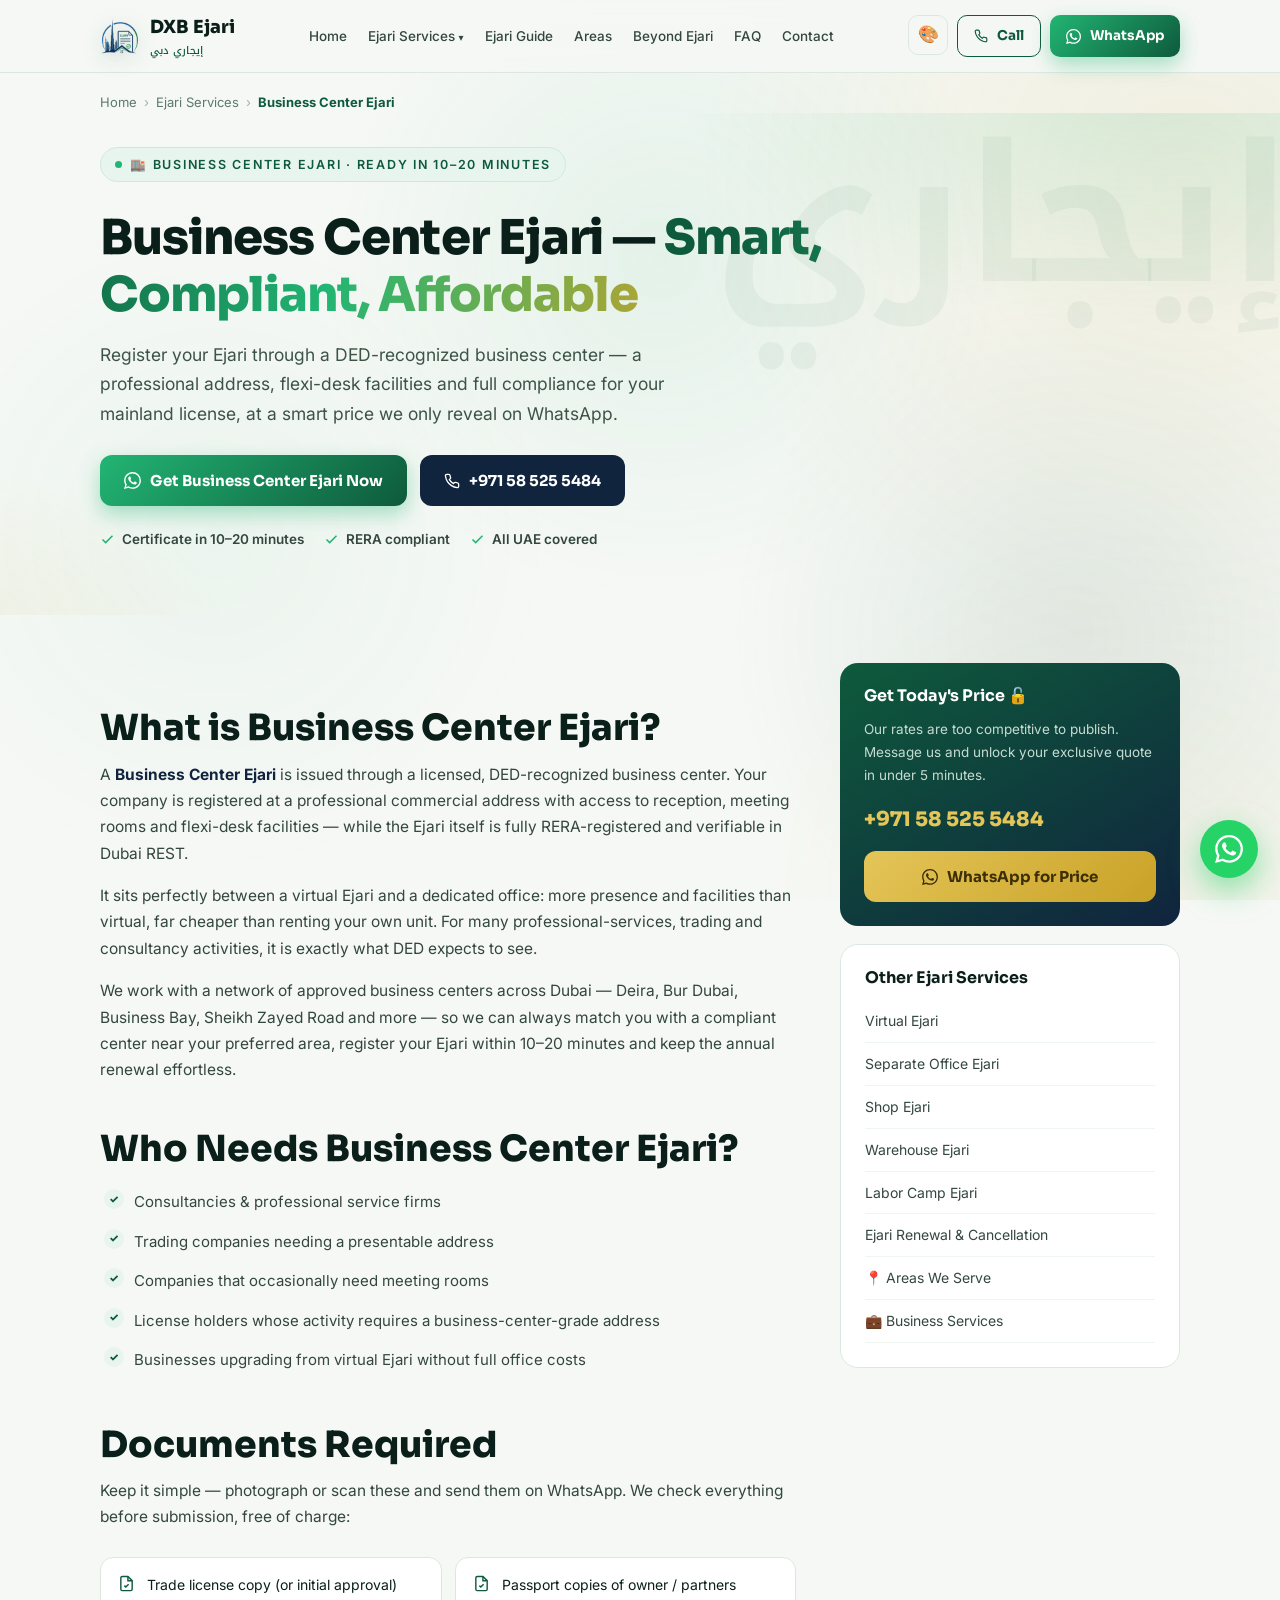
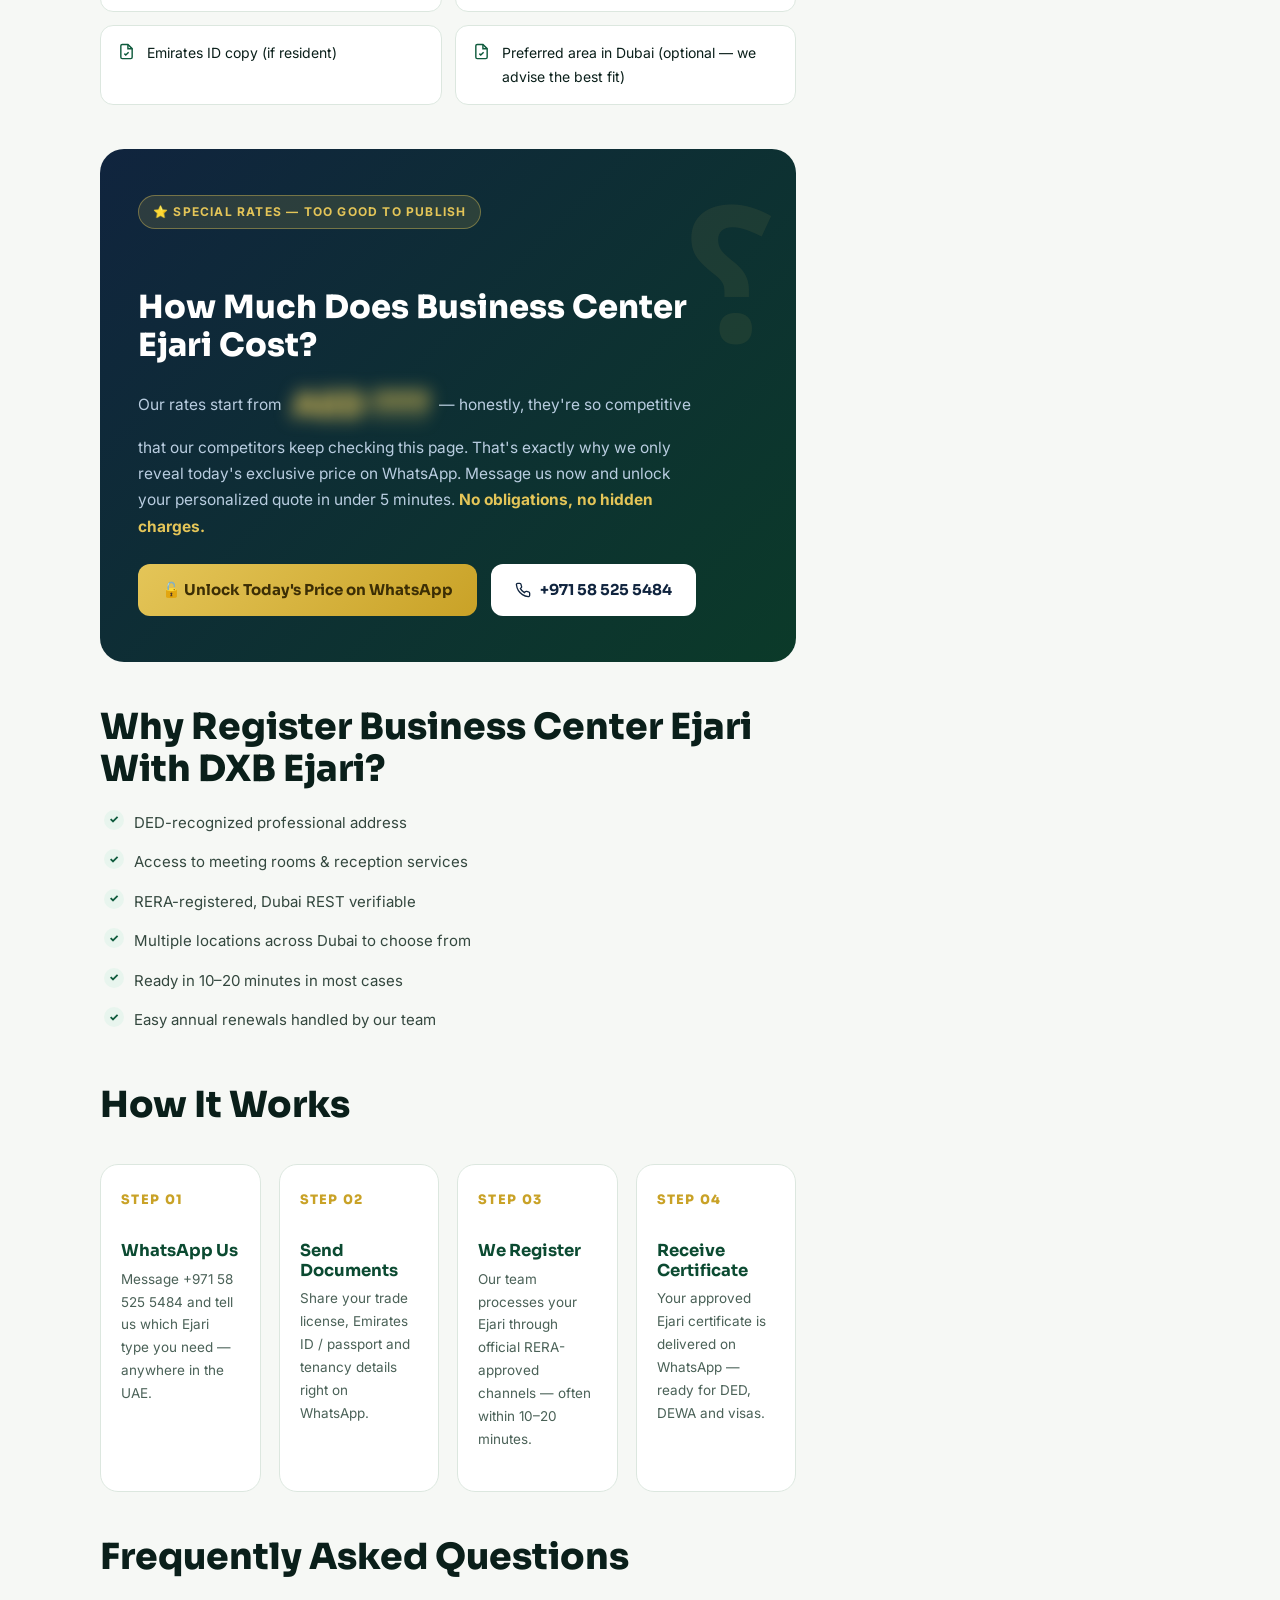
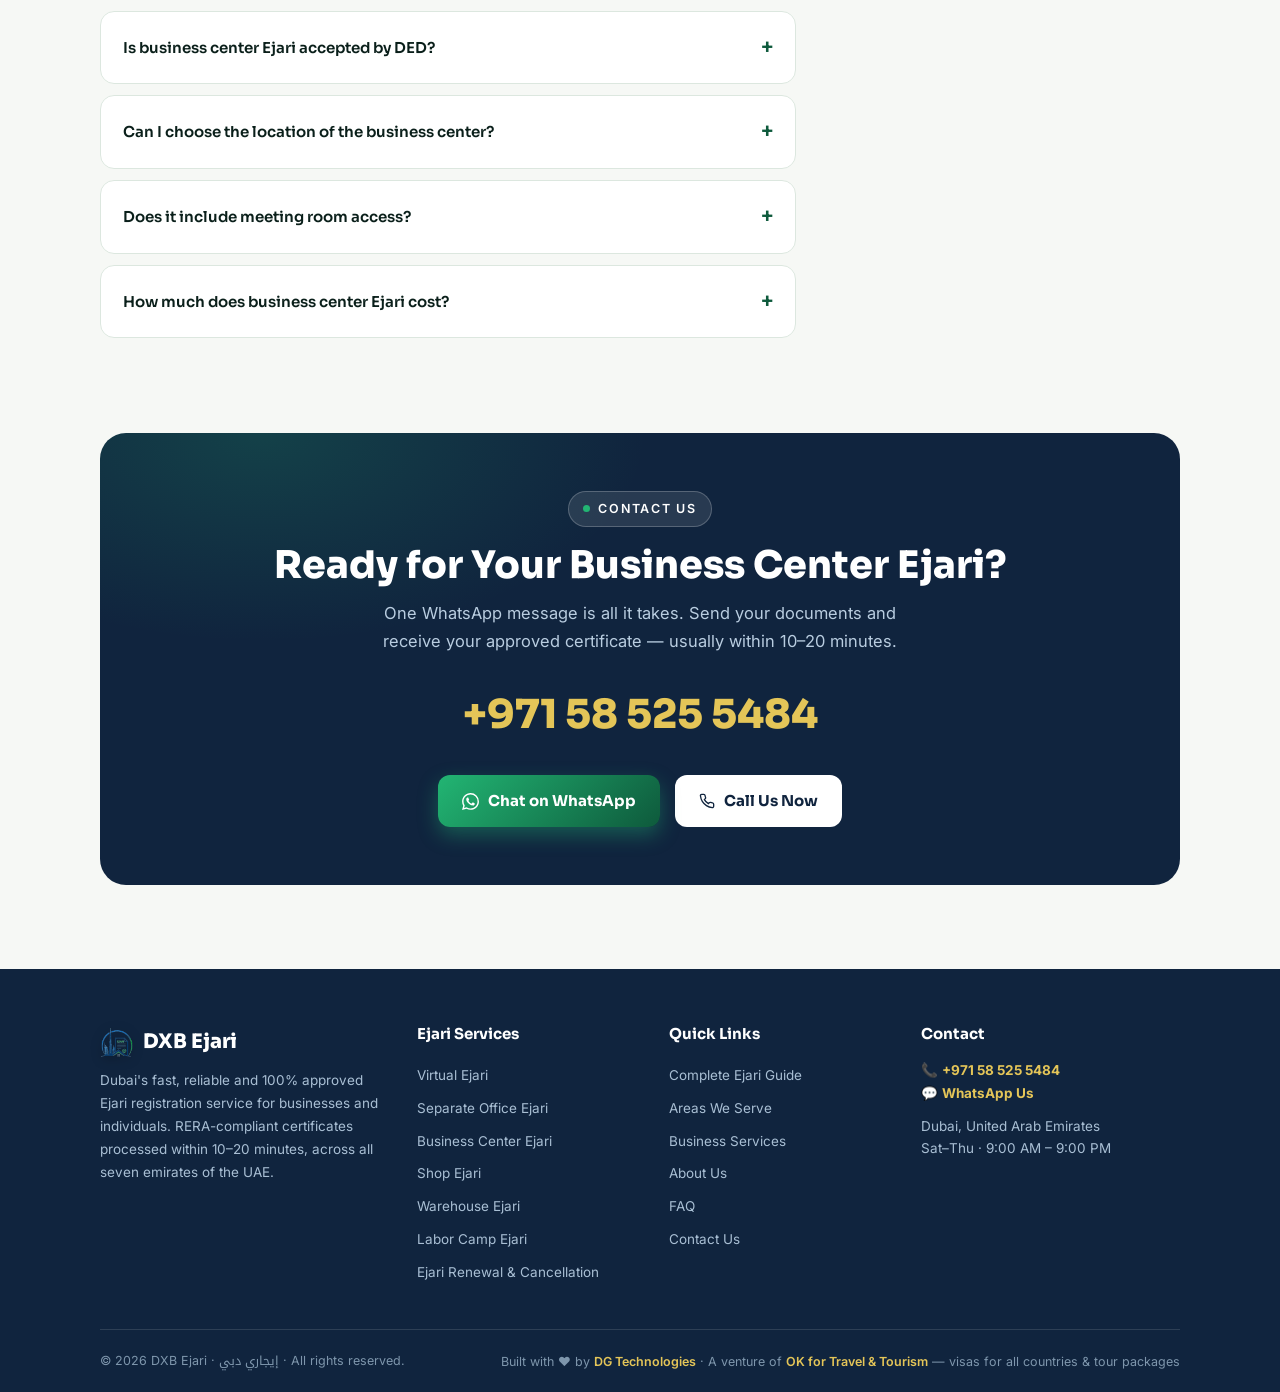
<file: business-center-ejari.html>
<!DOCTYPE html>
<html lang="en">
<head>
<meta charset="UTF-8">
<meta name="viewport" content="width=device-width, initial-scale=1.0">
<title>Business Center Ejari Dubai — DED Approved & Affordable | DXB Ejari</title>
<meta name="description" content="Business center Ejari in Dubai through approved business centers — smart, compliant and budget-friendly for mainland trade licenses. Certificate in 10–20 minutes. WhatsApp +971 58 525 5484.">
<meta name="robots" content="index, follow, max-image-preview:large">
<meta name="author" content="DXB Ejari">
<meta name="geo.region" content="AE-DU">
<meta name="geo.placename" content="Dubai">
<link rel="canonical" href="https://dxbejari.com/business-center-ejari.html">
<meta property="og:type" content="website">
<meta property="og:url" content="https://dxbejari.com/business-center-ejari.html">
<meta property="og:title" content="Business Center Ejari Dubai — DED Approved & Affordable | DXB Ejari">
<meta property="og:description" content="Business center Ejari in Dubai through approved business centers — smart, compliant and budget-friendly for mainland trade licenses. Certificate in 10–20 minutes. WhatsApp +971 58 525 5484.">
<meta property="og:site_name" content="DXB Ejari">
<meta property="og:locale" content="en_AE">
<meta property="og:image" content="https://dxbejari.com/og-image.jpg">
<meta property="og:image:secure_url" content="https://dxbejari.com/og-image.jpg">
<meta property="og:image:width" content="1200">
<meta property="og:image:height" content="630">
<meta property="og:image:type" content="image/jpeg">
<meta property="og:image:alt" content="Business Center Ejari Dubai — DED Approved & Affordable | DXB Ejari">
<link rel="image_src" href="https://dxbejari.com/og-image.jpg">
<meta name="twitter:card" content="summary_large_image">
<meta name="twitter:title" content="Business Center Ejari Dubai — DED Approved & Affordable | DXB Ejari">
<meta name="twitter:description" content="Business center Ejari in Dubai through approved business centers — smart, compliant and budget-friendly for mainland trade licenses. Certificate in 10–20 minutes. WhatsApp +971 58 525 5484.">
<meta name="twitter:image" content="https://dxbejari.com/og-image.jpg">
<meta name="theme-color" content="#0E5A3C">
<meta name="format-detection" content="telephone=yes">
<meta name="mobile-web-app-capable" content="yes">
<meta name="apple-mobile-web-app-status-bar-style" content="default">
<script>(function(){try{var d=document.documentElement,t=localStorage.getItem("dxb-theme")||(matchMedia("(prefers-color-scheme: dark)").matches?"dark":"light");d.dataset.theme=t;var a=localStorage.getItem("dxb-accent");if(a)d.dataset.accent=a}catch(e){}})();</script>
<link rel="icon" type="image/png" sizes="512x512" href="favicon-512.png">
<link rel="icon" type="image/png" sizes="32x32" href="favicon-32.png">
<link rel="icon" type="image/png" sizes="16x16" href="favicon-16.png">
<link rel="apple-touch-icon" sizes="180x180" href="favicon-180.png">
<link rel="preconnect" href="https://fonts.googleapis.com">
<link rel="preconnect" href="https://fonts.gstatic.com" crossorigin>
<link href="https://fonts.googleapis.com/css2?family=Sora:wght@400;600;700;800&family=Inter:wght@400;500;600&family=Noto+Kufi+Arabic:wght@500;700&display=swap" rel="stylesheet">
<link rel="stylesheet" href="style.css">
<script type="application/ld+json">{"@context": "https://schema.org", "@type": "ProfessionalService", "name": "DXB Ejari", "url": "https://dxbejari.com/", "telephone": "+971585255484", "description": "Ejari registration and renewal services across Dubai and all UAE emirates — virtual office, business center, shop, warehouse and labor camp Ejari with certificates issued within 10–20 minutes.", "areaServed": [{"@type": "Country", "name": "United Arab Emirates"}, {"@type": "City", "name": "Dubai"}], "address": {"@type": "PostalAddress", "addressLocality": "Dubai", "addressCountry": "AE"}, "priceRange": "AED", "openingHours": "Sa-Th 09:00-21:00", "sameAs": ["https://wa.me/971585255484", "https://oktravel.ae", "https://dgtechnology.online"], "parentOrganization": {"@type": "Organization", "name": "OK for Travel and Tourism", "url": "https://oktravel.ae"}}</script>
<script type="application/ld+json">{"@context": "https://schema.org", "@type": "Service", "name": "Business Center Ejari Dubai", "serviceType": "Business Center Ejari", "provider": {"@type": "ProfessionalService", "name": "DXB Ejari", "telephone": "+971585255484"}, "areaServed": {"@type": "Country", "name": "United Arab Emirates"}, "url": "https://dxbejari.com/business-center-ejari.html"}</script>
<script type="application/ld+json">{"@context": "https://schema.org", "@type": "BreadcrumbList", "itemListElement": [{"@type": "ListItem", "position": 1, "name": "Home", "item": "https://dxbejari.com/index.html"}, {"@type": "ListItem", "position": 2, "name": "Ejari Services", "item": "https://dxbejari.com/virtual-ejari.html"}, {"@type": "ListItem", "position": 3, "name": "Business Center Ejari", "item": "https://dxbejari.com/business-center-ejari.html"}]}</script>
<script type="application/ld+json">{"@context": "https://schema.org", "@type": "FAQPage", "mainEntity": [{"@type": "Question", "name": "Is business center Ejari accepted by DED?", "acceptedAnswer": {"@type": "Answer", "text": "Yes — provided it is issued through a properly licensed and recognized business center, which is exactly what we arrange. Every registration we do is RERA-registered and verifiable."}}, {"@type": "Question", "name": "Can I choose the location of the business center?", "acceptedAnswer": {"@type": "Answer", "text": "Yes. We work with centers across Deira, Bur Dubai, Business Bay, Sheikh Zayed Road and other areas — tell us your preference on WhatsApp."}}, {"@type": "Question", "name": "Does it include meeting room access?", "acceptedAnswer": {"@type": "Answer", "text": "Most of our partner centers include reception service and bookable meeting rooms. We will confirm the exact facilities for your chosen center before you commit."}}, {"@type": "Question", "name": "How much does business center Ejari cost?", "acceptedAnswer": {"@type": "Answer", "text": "Rates vary by center and location, and ours are among the sharpest in the market — WhatsApp us for today's price list. We keep it off the website for a reason."}}]}</script>
</head>
<body><header>
  <div class="wrap nav">
    <a class="logo" href="index.html" aria-label="DXB Ejari home">
      <img class="logo-mark" src="logo-mark.png" alt="DXB Ejari logo" width="40" height="40">
      <span>DXB Ejari<small class="ar">إيجاري دبي</small></span>
    </a>
    <button class="menu-btn" aria-label="Open menu" onclick="document.querySelector('.nav-links').classList.toggle('open')">☰</button>
    <nav class="nav-links" aria-label="Main">
      <a href="index.html">Home</a>
      <span class="dd"><a href="virtual-ejari.html" class="on">Ejari Services</a>
        <span class="dd-menu"><a href="virtual-ejari.html">Virtual Ejari</a><a href="separate-office-ejari.html">Separate Office Ejari</a><a href="business-center-ejari.html">Business Center Ejari</a><a href="shop-ejari.html">Shop Ejari</a><a href="warehouse-ejari.html">Warehouse Ejari</a><a href="labor-camp-ejari.html">Labor Camp Ejari</a><a href="ejari-renewal.html">Ejari Renewal & Cancellation</a></span>
      </span>
      <a href="services.html">Ejari Guide</a>
      <a href="areas-we-serve.html">Areas</a>
      <a href="business-services.html">Beyond Ejari</a>
      <a href="faq.html">FAQ</a>
      <a href="contact.html">Contact</a>
    </nav>
    <div class="nav-cta">
      <span class="fx">
        <button class="fx-fab" aria-label="Appearance settings" onclick="this.parentElement.classList.toggle('open')">🎨</button>
        <div class="fx-panel">
          <h5>Theme</h5>
          <div class="fx-row">
            <button data-theme-set="light">☀️ Light</button>
            <button data-theme-set="dark">🌙 Dark</button>
          </div>
          <h5>Color</h5>
          <div class="fx-row fx-swatches">
            <button data-accent-set="emerald" style="--sw:#22B573" aria-label="Emerald"></button>
            <button data-accent-set="ocean" style="--sw:#2B9DE8" aria-label="Ocean"></button>
            <button data-accent-set="violet" style="--sw:#8B5CF6" aria-label="Violet"></button>
            <button data-accent-set="crimson" style="--sw:#E8536F" aria-label="Crimson"></button>
            <button data-accent-set="amber" style="--sw:#F0A32B" aria-label="Amber"></button>
          </div>
          <h5>Live Background</h5>
          <div class="fx-row">
            <button data-bg="off">Off</button>
            <button data-bg="aurora">Aurora</button>
            <button data-bg="net">Network</button>
            <button data-bg="fireflies">Fireflies</button>
          </div>
        </div>
      </span>
      <a class="btn btn-ghost btn-sm" href="tel:+971585255484"><svg width="14" height="14" viewBox="0 0 24 24" fill="none" stroke="currentColor" stroke-width="2"><path d="M22 16.92v3a2 2 0 0 1-2.18 2 19.79 19.79 0 0 1-8.63-3.07 19.5 19.5 0 0 1-6-6 19.79 19.79 0 0 1-3.07-8.67A2 2 0 0 1 4.11 2h3a2 2 0 0 1 2 1.72c.127.96.361 1.903.7 2.81a2 2 0 0 1-.45 2.11L8.09 9.91a16 16 0 0 0 6 6l1.27-1.27a2 2 0 0 1 2.11-.45c.907.339 1.85.573 2.81.7A2 2 0 0 1 22 16.92z"/></svg> Call</a>
      <a class="btn btn-green btn-sm nav-wa" href="https://wa.me/971585255484?text=Hi%2C%20I%20need%20Ejari%20services%20in%20Dubai" target="_blank" rel="noopener" aria-label="Chat on WhatsApp"><svg width="15" height="15" viewBox="0 0 24 24" fill="currentColor"><path d="M17.472 14.382c-.297-.149-1.758-.867-2.03-.967-.273-.099-.471-.148-.67.15-.197.297-.767.966-.94 1.164-.173.199-.347.223-.644.075-.297-.15-1.255-.463-2.39-1.475-.883-.788-1.48-1.761-1.653-2.059-.173-.297-.018-.458.13-.606.134-.133.297-.347.446-.52.149-.174.198-.298.298-.497.099-.198.05-.371-.025-.52-.075-.149-.669-1.612-.916-2.207-.242-.579-.487-.5-.669-.51l-.57-.01c-.198 0-.52.074-.792.372-.272.297-1.04 1.016-1.04 2.479 0 1.462 1.065 2.875 1.213 3.074.149.198 2.096 3.2 5.077 4.487.709.306 1.262.489 1.694.625.712.227 1.36.195 1.871.118.571-.085 1.758-.719 2.006-1.413.248-.694.248-1.289.173-1.413-.074-.124-.272-.198-.57-.347m-5.421 7.403h-.004a9.87 9.87 0 0 1-5.031-1.378l-.361-.214-3.741.982.998-3.648-.235-.374a9.86 9.86 0 0 1-1.51-5.26c.001-5.45 4.436-9.884 9.888-9.884 2.64 0 5.122 1.03 6.988 2.898a9.825 9.825 0 0 1 2.893 6.994c-.003 5.45-4.437 9.884-9.885 9.884m8.413-18.297A11.815 11.815 0 0 0 12.05 0C5.495 0 .16 5.335.157 11.892c0 2.096.547 4.142 1.588 5.945L.057 24l6.305-1.654a11.882 11.882 0 0 0 5.683 1.448h.005c6.554 0 11.89-5.335 11.893-11.893a11.821 11.821 0 0 0-3.48-8.413Z"/></svg> <span class="btn-label">WhatsApp</span></a>
    </div>
  </div>
</header><div class="wrap crumbs"><a href="index.html">Home</a><span>›</span><a href="virtual-ejari.html">Ejari Services</a><span>›</span><b style="color:var(--emerald)">Business Center Ejari</b></div>
<section class="phero" style="padding-top:34px">
  <div class="ar-mark ar" aria-hidden="true">إيجاري</div>
  <div class="wrap">
    <span class="eyebrow">🏬 Business Center Ejari · Ready in 10–20 Minutes</span>
    <h1>Business Center Ejari — <span class="grad">Smart, Compliant, Affordable</span></h1>
    <p class="lead">Register your Ejari through a DED-recognized business center — a professional address, flexi-desk facilities and full compliance for your mainland license, at a smart price we only reveal on WhatsApp.</p>
    <div class="hero-ctas">
      <a class="btn btn-green" href="https://wa.me/971585255484?text=I%20need%20Business%20Center%20Ejari%20in%20Dubai" target="_blank" rel="noopener"><svg width="17" height="17" viewBox="0 0 24 24" fill="currentColor"><path d="M17.472 14.382c-.297-.149-1.758-.867-2.03-.967-.273-.099-.471-.148-.67.15-.197.297-.767.966-.94 1.164-.173.199-.347.223-.644.075-.297-.15-1.255-.463-2.39-1.475-.883-.788-1.48-1.761-1.653-2.059-.173-.297-.018-.458.13-.606.134-.133.297-.347.446-.52.149-.174.198-.298.298-.497.099-.198.05-.371-.025-.52-.075-.149-.669-1.612-.916-2.207-.242-.579-.487-.5-.669-.51l-.57-.01c-.198 0-.52.074-.792.372-.272.297-1.04 1.016-1.04 2.479 0 1.462 1.065 2.875 1.213 3.074.149.198 2.096 3.2 5.077 4.487.709.306 1.262.489 1.694.625.712.227 1.36.195 1.871.118.571-.085 1.758-.719 2.006-1.413.248-.694.248-1.289.173-1.413-.074-.124-.272-.198-.57-.347m-5.421 7.403h-.004a9.87 9.87 0 0 1-5.031-1.378l-.361-.214-3.741.982.998-3.648-.235-.374a9.86 9.86 0 0 1-1.51-5.26c.001-5.45 4.436-9.884 9.888-9.884 2.64 0 5.122 1.03 6.988 2.898a9.825 9.825 0 0 1 2.893 6.994c-.003 5.45-4.437 9.884-9.885 9.884m8.413-18.297A11.815 11.815 0 0 0 12.05 0C5.495 0 .16 5.335.157 11.892c0 2.096.547 4.142 1.588 5.945L.057 24l6.305-1.654a11.882 11.882 0 0 0 5.683 1.448h.005c6.554 0 11.89-5.335 11.893-11.893a11.821 11.821 0 0 0-3.48-8.413Z"/></svg> Get Business Center Ejari Now</a>
      <a class="btn btn-dark" href="tel:+971585255484"><svg width="16" height="16" viewBox="0 0 24 24" fill="none" stroke="currentColor" stroke-width="2"><path d="M22 16.92v3a2 2 0 0 1-2.18 2 19.79 19.79 0 0 1-8.63-3.07 19.5 19.5 0 0 1-6-6 19.79 19.79 0 0 1-3.07-8.67A2 2 0 0 1 4.11 2h3a2 2 0 0 1 2 1.72c.127.96.361 1.903.7 2.81a2 2 0 0 1-.45 2.11L8.09 9.91a16 16 0 0 0 6 6l1.27-1.27a2 2 0 0 1 2.11-.45c.907.339 1.85.573 2.81.7A2 2 0 0 1 22 16.92z"/></svg> +971 58 525 5484</a>
    </div>
    <div class="hero-points">
      <span><svg width="15" height="15" viewBox="0 0 24 24" fill="none" stroke="currentColor" stroke-width="2.4"><path d="M20 6 9 17l-5-5"/></svg> Certificate in 10–20 minutes</span><span><svg width="15" height="15" viewBox="0 0 24 24" fill="none" stroke="currentColor" stroke-width="2.4"><path d="M20 6 9 17l-5-5"/></svg> RERA compliant</span><span><svg width="15" height="15" viewBox="0 0 24 24" fill="none" stroke="currentColor" stroke-width="2.4"><path d="M20 6 9 17l-5-5"/></svg> All UAE covered</span>
    </div>
  </div>
</section>

<section style="padding-top:48px">
  <div class="wrap twocol">
    <article class="prose">
      <h2>What is Business Center Ejari?</h2>
      <p>A <strong>Business Center Ejari</strong> is issued through a licensed, DED-recognized business center. Your company is registered at a professional commercial address with access to reception, meeting rooms and flexi-desk facilities — while the Ejari itself is fully RERA-registered and verifiable in Dubai REST.</p><p>It sits perfectly between a virtual Ejari and a dedicated office: more presence and facilities than virtual, far cheaper than renting your own unit. For many professional-services, trading and consultancy activities, it is exactly what DED expects to see.</p><p>We work with a network of approved business centers across Dubai — Deira, Bur Dubai, Business Bay, Sheikh Zayed Road and more — so we can always match you with a compliant center near your preferred area, register your Ejari within 10–20 minutes and keep the annual renewal effortless.</p>
      <h2>Who Needs Business Center Ejari?</h2>
      <ul><li>Consultancies & professional service firms</li><li>Trading companies needing a presentable address</li><li>Companies that occasionally need meeting rooms</li><li>License holders whose activity requires a business-center-grade address</li><li>Businesses upgrading from virtual Ejari without full office costs</li></ul>
      <h2>Documents Required</h2>
      <p>Keep it simple — photograph or scan these and send them on WhatsApp. We check everything before submission, free of charge:</p>
      <div class="docs"><div class="doc rv"><svg width="17" height="17" viewBox="0 0 24 24" fill="none" stroke="currentColor" stroke-width="2"><path d="M14 2H6a2 2 0 0 0-2 2v16a2 2 0 0 0 2 2h12a2 2 0 0 0 2-2V8z"/><path d="M14 2v6h6M9 15l2 2 4-4"/></svg><span>Trade license copy (or initial approval)</span></div><div class="doc rv"><svg width="17" height="17" viewBox="0 0 24 24" fill="none" stroke="currentColor" stroke-width="2"><path d="M14 2H6a2 2 0 0 0-2 2v16a2 2 0 0 0 2 2h12a2 2 0 0 0 2-2V8z"/><path d="M14 2v6h6M9 15l2 2 4-4"/></svg><span>Passport copies of owner / partners</span></div><div class="doc rv"><svg width="17" height="17" viewBox="0 0 24 24" fill="none" stroke="currentColor" stroke-width="2"><path d="M14 2H6a2 2 0 0 0-2 2v16a2 2 0 0 0 2 2h12a2 2 0 0 0 2-2V8z"/><path d="M14 2v6h6M9 15l2 2 4-4"/></svg><span>Emirates ID copy (if resident)</span></div><div class="doc rv"><svg width="17" height="17" viewBox="0 0 24 24" fill="none" stroke="currentColor" stroke-width="2"><path d="M14 2H6a2 2 0 0 0-2 2v16a2 2 0 0 0 2 2h12a2 2 0 0 0 2-2V8z"/><path d="M14 2v6h6M9 15l2 2 4-4"/></svg><span>Preferred area in Dubai (optional — we advise the best fit)</span></div></div>
      <div class="mystery rv">
  <span class="tag">⭐ Special Rates — Too Good To Publish</span>
  <h2>How Much Does Business Center Ejari Cost?</h2>
  <p>Our rates start from <span class="blur-price">AED ???</span> — honestly, they're so competitive that our competitors keep checking this page. That's exactly why we only reveal today's exclusive price on WhatsApp. Message us now and unlock your personalized quote in under 5 minutes. <strong style="color:var(--gold-2)">No obligations, no hidden charges.</strong></p>
  <div style="display:flex;gap:14px;flex-wrap:wrap">
    <a class="btn btn-gold" href="https://wa.me/971585255484?text=What%20is%20the%20price%20of%20Business%20Center%20Ejari?" target="_blank" rel="noopener">🔓 Unlock Today's Price on WhatsApp</a>
    <a class="btn btn-white" href="tel:+971585255484"><svg width="16" height="16" viewBox="0 0 24 24" fill="none" stroke="currentColor" stroke-width="2"><path d="M22 16.92v3a2 2 0 0 1-2.18 2 19.79 19.79 0 0 1-8.63-3.07 19.5 19.5 0 0 1-6-6 19.79 19.79 0 0 1-3.07-8.67A2 2 0 0 1 4.11 2h3a2 2 0 0 1 2 1.72c.127.96.361 1.903.7 2.81a2 2 0 0 1-.45 2.11L8.09 9.91a16 16 0 0 0 6 6l1.27-1.27a2 2 0 0 1 2.11-.45c.907.339 1.85.573 2.81.7A2 2 0 0 1 22 16.92z"/></svg> +971 58 525 5484</a>
  </div>
</div>
      <h2>Why Register Business Center Ejari With DXB Ejari?</h2>
      <ul><li>DED-recognized professional address</li><li>Access to meeting rooms & reception services</li><li>RERA-registered, Dubai REST verifiable</li><li>Multiple locations across Dubai to choose from</li><li>Ready in 10–20 minutes in most cases</li><li>Easy annual renewals handled by our team</li></ul>
      <h2>How It Works</h2>
      <div class="steps"><div class="step rv"><span class="num">STEP 01</span><h3>WhatsApp Us</h3><p>Message +971 58 525 5484 and tell us which Ejari type you need — anywhere in the UAE.</p></div><div class="step rv"><span class="num">STEP 02</span><h3>Send Documents</h3><p>Share your trade license, Emirates ID / passport and tenancy details right on WhatsApp.</p></div><div class="step rv"><span class="num">STEP 03</span><h3>We Register</h3><p>Our team processes your Ejari through official RERA-approved channels — often within 10–20 minutes.</p></div><div class="step rv"><span class="num">STEP 04</span><h3>Receive Certificate</h3><p>Your approved Ejari certificate is delivered on WhatsApp — ready for DED, DEWA and visas.</p></div></div>
      <h2>Frequently Asked Questions</h2>
      <div class="faq"><details class="rv"><summary>Is business center Ejari accepted by DED?</summary><div class="a">Yes — provided it is issued through a properly licensed and recognized business center, which is exactly what we arrange. Every registration we do is RERA-registered and verifiable.</div></details><details class="rv"><summary>Can I choose the location of the business center?</summary><div class="a">Yes. We work with centers across Deira, Bur Dubai, Business Bay, Sheikh Zayed Road and other areas — tell us your preference on WhatsApp.</div></details><details class="rv"><summary>Does it include meeting room access?</summary><div class="a">Most of our partner centers include reception service and bookable meeting rooms. We will confirm the exact facilities for your chosen center before you commit.</div></details><details class="rv"><summary>How much does business center Ejari cost?</summary><div class="a">Rates vary by center and location, and ours are among the sharpest in the market — WhatsApp us for today's price list. We keep it off the website for a reason.</div></details></div>
    </article>
    <aside class="sidebar">
      <div class="side-box side-cta">
  <h3 style="color:#fff">Get Today's Price 🔓</h3>
  <p>Our rates are too competitive to publish. Message us and unlock your exclusive quote in under 5 minutes.</p>
  <a class="phone" href="tel:+971585255484">+971 58 525 5484</a>
  <a class="btn btn-gold" style="width:100%;justify-content:center" href="https://wa.me/971585255484?text=Hi%2C%20I%20want%20to%20know%20the%20Ejari%20price" target="_blank" rel="noopener"><svg width="16" height="16" viewBox="0 0 24 24" fill="currentColor"><path d="M17.472 14.382c-.297-.149-1.758-.867-2.03-.967-.273-.099-.471-.148-.67.15-.197.297-.767.966-.94 1.164-.173.199-.347.223-.644.075-.297-.15-1.255-.463-2.39-1.475-.883-.788-1.48-1.761-1.653-2.059-.173-.297-.018-.458.13-.606.134-.133.297-.347.446-.52.149-.174.198-.298.298-.497.099-.198.05-.371-.025-.52-.075-.149-.669-1.612-.916-2.207-.242-.579-.487-.5-.669-.51l-.57-.01c-.198 0-.52.074-.792.372-.272.297-1.04 1.016-1.04 2.479 0 1.462 1.065 2.875 1.213 3.074.149.198 2.096 3.2 5.077 4.487.709.306 1.262.489 1.694.625.712.227 1.36.195 1.871.118.571-.085 1.758-.719 2.006-1.413.248-.694.248-1.289.173-1.413-.074-.124-.272-.198-.57-.347m-5.421 7.403h-.004a9.87 9.87 0 0 1-5.031-1.378l-.361-.214-3.741.982.998-3.648-.235-.374a9.86 9.86 0 0 1-1.51-5.26c.001-5.45 4.436-9.884 9.888-9.884 2.64 0 5.122 1.03 6.988 2.898a9.825 9.825 0 0 1 2.893 6.994c-.003 5.45-4.437 9.884-9.885 9.884m8.413-18.297A11.815 11.815 0 0 0 12.05 0C5.495 0 .16 5.335.157 11.892c0 2.096.547 4.142 1.588 5.945L.057 24l6.305-1.654a11.882 11.882 0 0 0 5.683 1.448h.005c6.554 0 11.89-5.335 11.893-11.893a11.821 11.821 0 0 0-3.48-8.413Z"/></svg> WhatsApp for Price</a>
</div>
      <div class="side-box"><h3>Other Ejari Services</h3><div class="links"><a href="virtual-ejari.html">Virtual Ejari</a><a href="separate-office-ejari.html">Separate Office Ejari</a><a href="shop-ejari.html">Shop Ejari</a><a href="warehouse-ejari.html">Warehouse Ejari</a><a href="labor-camp-ejari.html">Labor Camp Ejari</a><a href="ejari-renewal.html">Ejari Renewal & Cancellation</a><a href="areas-we-serve.html">📍 Areas We Serve</a><a href="business-services.html">💼 Business Services</a></div></div>
    </aside>
  </div>
</section>
<section style="padding-top:20px"><div class="wrap"><div class="cta-band rv">
  <span class="eyebrow lt">Contact Us</span>
  <h2>Ready for Your Business Center Ejari?</h2>
  <p>One WhatsApp message is all it takes. Send your documents and receive your approved certificate — usually within 10–20 minutes.</p>
  <a class="phone-big" href="tel:+971585255484">+971 58 525 5484</a>
  <div class="cta-ctas">
    <a class="btn btn-green" href="https://wa.me/971585255484?text=I%20need%20Business%20Center%20Ejari%20in%20Dubai" target="_blank" rel="noopener"><svg width="17" height="17" viewBox="0 0 24 24" fill="currentColor"><path d="M17.472 14.382c-.297-.149-1.758-.867-2.03-.967-.273-.099-.471-.148-.67.15-.197.297-.767.966-.94 1.164-.173.199-.347.223-.644.075-.297-.15-1.255-.463-2.39-1.475-.883-.788-1.48-1.761-1.653-2.059-.173-.297-.018-.458.13-.606.134-.133.297-.347.446-.52.149-.174.198-.298.298-.497.099-.198.05-.371-.025-.52-.075-.149-.669-1.612-.916-2.207-.242-.579-.487-.5-.669-.51l-.57-.01c-.198 0-.52.074-.792.372-.272.297-1.04 1.016-1.04 2.479 0 1.462 1.065 2.875 1.213 3.074.149.198 2.096 3.2 5.077 4.487.709.306 1.262.489 1.694.625.712.227 1.36.195 1.871.118.571-.085 1.758-.719 2.006-1.413.248-.694.248-1.289.173-1.413-.074-.124-.272-.198-.57-.347m-5.421 7.403h-.004a9.87 9.87 0 0 1-5.031-1.378l-.361-.214-3.741.982.998-3.648-.235-.374a9.86 9.86 0 0 1-1.51-5.26c.001-5.45 4.436-9.884 9.888-9.884 2.64 0 5.122 1.03 6.988 2.898a9.825 9.825 0 0 1 2.893 6.994c-.003 5.45-4.437 9.884-9.885 9.884m8.413-18.297A11.815 11.815 0 0 0 12.05 0C5.495 0 .16 5.335.157 11.892c0 2.096.547 4.142 1.588 5.945L.057 24l6.305-1.654a11.882 11.882 0 0 0 5.683 1.448h.005c6.554 0 11.89-5.335 11.893-11.893a11.821 11.821 0 0 0-3.48-8.413Z"/></svg> Chat on WhatsApp</a>
    <a class="btn btn-white" href="tel:+971585255484"><svg width="16" height="16" viewBox="0 0 24 24" fill="none" stroke="currentColor" stroke-width="2"><path d="M22 16.92v3a2 2 0 0 1-2.18 2 19.79 19.79 0 0 1-8.63-3.07 19.5 19.5 0 0 1-6-6 19.79 19.79 0 0 1-3.07-8.67A2 2 0 0 1 4.11 2h3a2 2 0 0 1 2 1.72c.127.96.361 1.903.7 2.81a2 2 0 0 1-.45 2.11L8.09 9.91a16 16 0 0 0 6 6l1.27-1.27a2 2 0 0 1 2.11-.45c.907.339 1.85.573 2.81.7A2 2 0 0 1 22 16.92z"/></svg> Call Us Now</a>
  </div>
</div></div></section><footer>
  <div class="wrap">
    <div class="fgrid">
      <div>
        <div class="fbrand"><img class="logo-mark" src="logo-mark.png" alt="DXB Ejari logo" width="34" height="34"> DXB Ejari</div>
        <p>Dubai's fast, reliable and 100% approved Ejari registration service for businesses and individuals. RERA-compliant certificates processed within 10–20 minutes, across all seven emirates of the UAE.</p>
      </div>
      <div>
        <h4>Ejari Services</h4>
        <a href="virtual-ejari.html">Virtual Ejari</a><a href="separate-office-ejari.html">Separate Office Ejari</a><a href="business-center-ejari.html">Business Center Ejari</a><a href="shop-ejari.html">Shop Ejari</a><a href="warehouse-ejari.html">Warehouse Ejari</a><a href="labor-camp-ejari.html">Labor Camp Ejari</a><a href="ejari-renewal.html">Ejari Renewal & Cancellation</a>
      </div>
      <div>
        <h4>Quick Links</h4>
        <a href="services.html">Complete Ejari Guide</a>
        <a href="areas-we-serve.html">Areas We Serve</a>
        <a href="business-services.html">Business Services</a>
        <a href="about-us.html">About Us</a>
        <a href="faq.html">FAQ</a>
        <a href="contact.html">Contact Us</a>
      </div>
      <div>
        <h4>Contact</h4>
        <p style="margin-bottom:10px">📞 <a href="tel:+971585255484" style="color:var(--gold-2);font-weight:700">+971 58 525 5484</a><br>
        💬 <a href="https://wa.me/971585255484?text=Hi%2C%20I%20need%20Ejari%20services%20in%20Dubai" target="_blank" rel="noopener" style="color:var(--gold-2);font-weight:700">WhatsApp Us</a></p>
        <p>Dubai, United Arab Emirates<br>Sat–Thu · 9:00 AM – 9:00 PM</p>
      </div>
    </div>
    <div class="watermark">
      <span>© <span class="yr">2026</span> DXB Ejari · <span class="ar">إيجاري دبي</span> · All rights reserved.</span>
      <span>Built with ❤️ by <a href="https://dgtechnology.online" target="_blank" rel="noopener">DG Technologies</a> · A venture of <a href="https://oktravel.ae" target="_blank" rel="noopener">OK for Travel &amp; Tourism</a> — visas for all countries &amp; tour packages</span>
    </div>
  </div>
</footer>
<a class="wa-float" href="https://wa.me/971585255484?text=Hi%2C%20I%20need%20Ejari%20services%20in%20Dubai" target="_blank" rel="noopener" aria-label="Chat on WhatsApp"><svg width="28" height="28" viewBox="0 0 24 24" fill="currentColor"><path d="M17.472 14.382c-.297-.149-1.758-.867-2.03-.967-.273-.099-.471-.148-.67.15-.197.297-.767.966-.94 1.164-.173.199-.347.223-.644.075-.297-.15-1.255-.463-2.39-1.475-.883-.788-1.48-1.761-1.653-2.059-.173-.297-.018-.458.13-.606.134-.133.297-.347.446-.52.149-.174.198-.298.298-.497.099-.198.05-.371-.025-.52-.075-.149-.669-1.612-.916-2.207-.242-.579-.487-.5-.669-.51l-.57-.01c-.198 0-.52.074-.792.372-.272.297-1.04 1.016-1.04 2.479 0 1.462 1.065 2.875 1.213 3.074.149.198 2.096 3.2 5.077 4.487.709.306 1.262.489 1.694.625.712.227 1.36.195 1.871.118.571-.085 1.758-.719 2.006-1.413.248-.694.248-1.289.173-1.413-.074-.124-.272-.198-.57-.347m-5.421 7.403h-.004a9.87 9.87 0 0 1-5.031-1.378l-.361-.214-3.741.982.998-3.648-.235-.374a9.86 9.86 0 0 1-1.51-5.26c.001-5.45 4.436-9.884 9.888-9.884 2.64 0 5.122 1.03 6.988 2.898a9.825 9.825 0 0 1 2.893 6.994c-.003 5.45-4.437 9.884-9.885 9.884m8.413-18.297A11.815 11.815 0 0 0 12.05 0C5.495 0 .16 5.335.157 11.892c0 2.096.547 4.142 1.588 5.945L.057 24l6.305-1.654a11.882 11.882 0 0 0 5.683 1.448h.005c6.554 0 11.89-5.335 11.893-11.893a11.821 11.821 0 0 0-3.48-8.413Z"/></svg></a>
<script src="app.js" defer></script>
<script>
const io=new IntersectionObserver(es=>{es.forEach(e=>{if(e.isIntersecting){e.target.classList.add('on');io.unobserve(e.target)}})},{threshold:.1});
document.querySelectorAll('.rv').forEach(el=>io.observe(el));
document.querySelectorAll('.yr').forEach(el=>el.textContent=new Date().getFullYear());
</script>
</body>
</html>
</file>
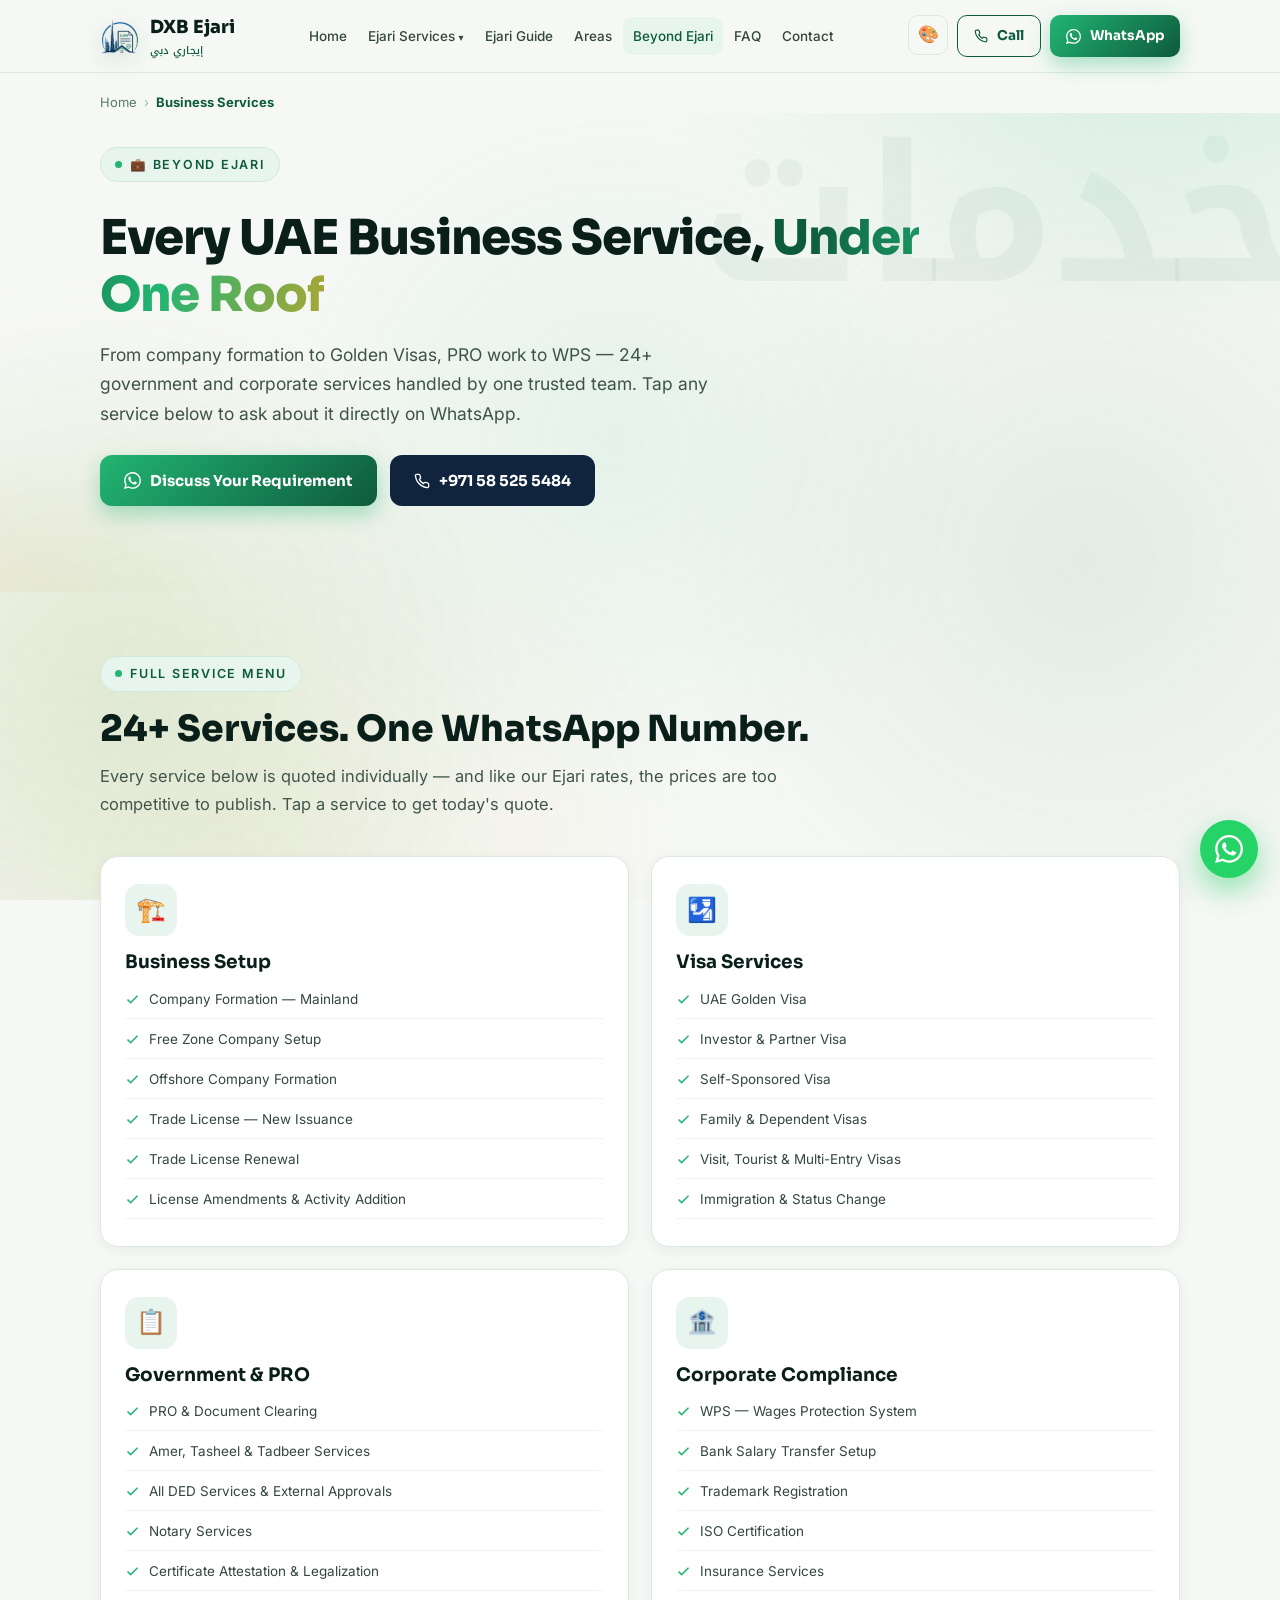
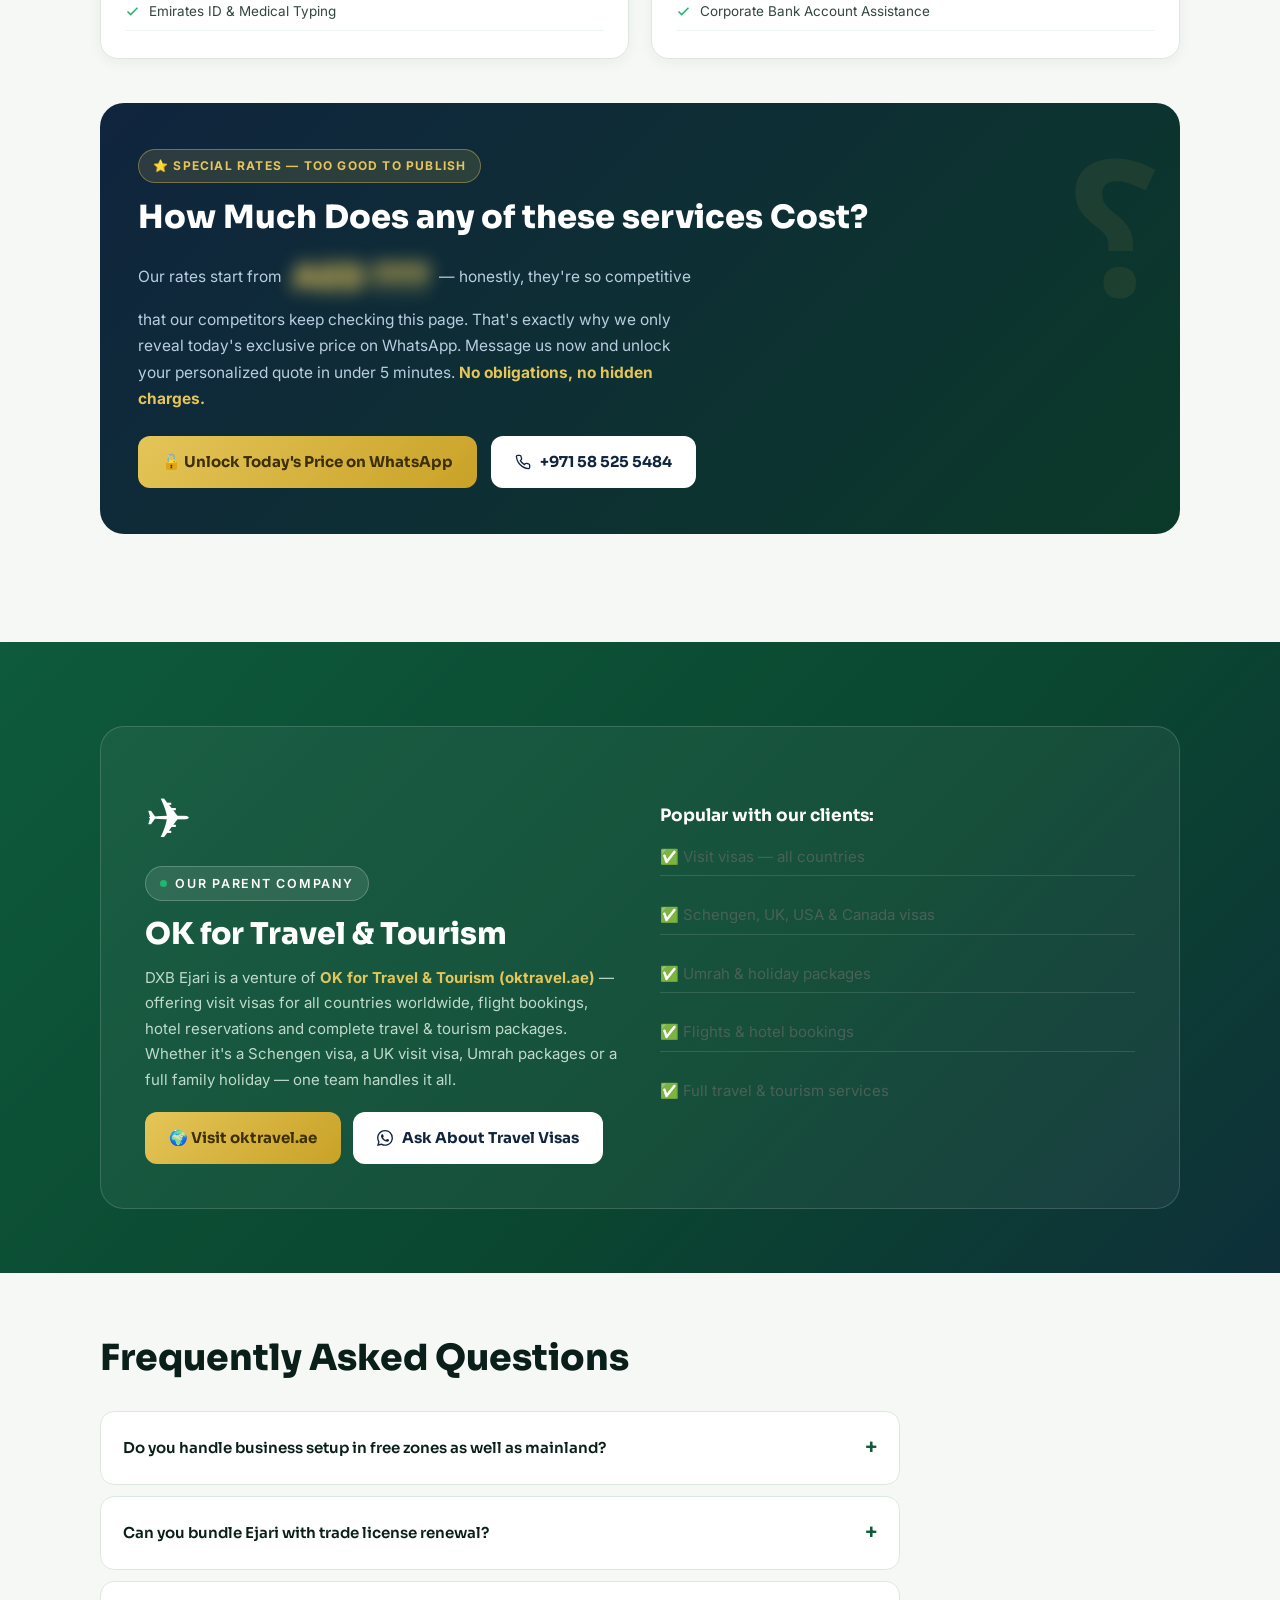
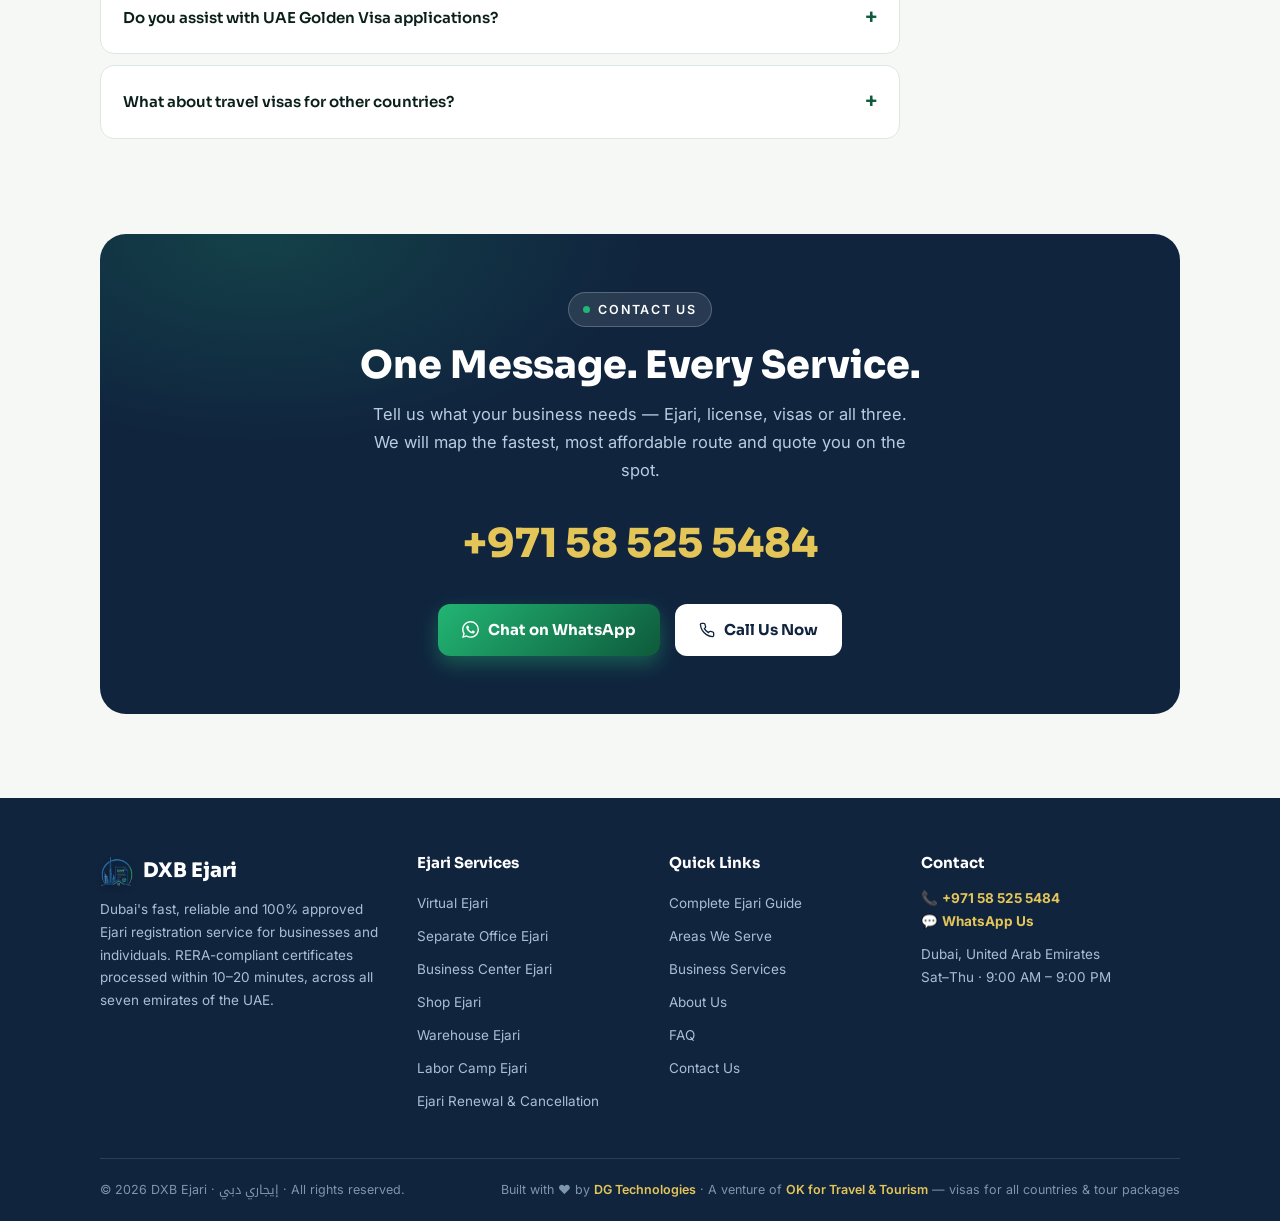
<file: business-services.html>
<!DOCTYPE html>
<html lang="en">
<head>
<meta charset="UTF-8">
<meta name="viewport" content="width=device-width, initial-scale=1.0">
<title>UAE Business Services — Company Setup, Golden Visa, PRO & More | DXB Ejari</title>
<meta name="description" content="Complete UAE government & business services: company formation, trade license, Golden Visa, family visas, PRO, attestation, WPS & more. One WhatsApp: +971 58 525 5484.">
<meta name="robots" content="index, follow, max-image-preview:large">
<meta name="author" content="DXB Ejari">
<meta name="geo.region" content="AE-DU">
<meta name="geo.placename" content="Dubai">
<link rel="canonical" href="https://dxbejari.com/business-services.html">
<meta property="og:type" content="website">
<meta property="og:url" content="https://dxbejari.com/business-services.html">
<meta property="og:title" content="UAE Business Services — Company Setup, Golden Visa, PRO & More | DXB Ejari">
<meta property="og:description" content="Complete UAE government & business services: company formation, trade license, Golden Visa, family visas, PRO, attestation, WPS & more. One WhatsApp: +971 58 525 5484.">
<meta property="og:site_name" content="DXB Ejari">
<meta property="og:locale" content="en_AE">
<meta property="og:image" content="https://dxbejari.com/og-image.jpg">
<meta property="og:image:secure_url" content="https://dxbejari.com/og-image.jpg">
<meta property="og:image:width" content="1200">
<meta property="og:image:height" content="630">
<meta property="og:image:type" content="image/jpeg">
<meta property="og:image:alt" content="UAE Business Services — Company Setup, Golden Visa, PRO & More | DXB Ejari">
<link rel="image_src" href="https://dxbejari.com/og-image.jpg">
<meta name="twitter:card" content="summary_large_image">
<meta name="twitter:title" content="UAE Business Services — Company Setup, Golden Visa, PRO & More | DXB Ejari">
<meta name="twitter:description" content="Complete UAE government & business services: company formation, trade license, Golden Visa, family visas, PRO, attestation, WPS & more. One WhatsApp: +971 58 525 5484.">
<meta name="twitter:image" content="https://dxbejari.com/og-image.jpg">
<meta name="theme-color" content="#0E5A3C">
<meta name="format-detection" content="telephone=yes">
<meta name="mobile-web-app-capable" content="yes">
<meta name="apple-mobile-web-app-status-bar-style" content="default">
<script>(function(){try{var d=document.documentElement,t=localStorage.getItem("dxb-theme")||(matchMedia("(prefers-color-scheme: dark)").matches?"dark":"light");d.dataset.theme=t;var a=localStorage.getItem("dxb-accent");if(a)d.dataset.accent=a}catch(e){}})();</script>
<link rel="icon" type="image/png" sizes="512x512" href="favicon-512.png">
<link rel="icon" type="image/png" sizes="32x32" href="favicon-32.png">
<link rel="icon" type="image/png" sizes="16x16" href="favicon-16.png">
<link rel="apple-touch-icon" sizes="180x180" href="favicon-180.png">
<link rel="preconnect" href="https://fonts.googleapis.com">
<link rel="preconnect" href="https://fonts.gstatic.com" crossorigin>
<link href="https://fonts.googleapis.com/css2?family=Sora:wght@400;600;700;800&family=Inter:wght@400;500;600&family=Noto+Kufi+Arabic:wght@500;700&display=swap" rel="stylesheet">
<link rel="stylesheet" href="style.css">
<script type="application/ld+json">{"@context": "https://schema.org", "@type": "ProfessionalService", "name": "DXB Ejari", "url": "https://dxbejari.com/", "telephone": "+971585255484", "description": "Ejari registration and renewal services across Dubai and all UAE emirates — virtual office, business center, shop, warehouse and labor camp Ejari with certificates issued within 10–20 minutes.", "areaServed": [{"@type": "Country", "name": "United Arab Emirates"}, {"@type": "City", "name": "Dubai"}], "address": {"@type": "PostalAddress", "addressLocality": "Dubai", "addressCountry": "AE"}, "priceRange": "AED", "openingHours": "Sa-Th 09:00-21:00", "sameAs": ["https://wa.me/971585255484", "https://oktravel.ae", "https://dgtechnology.online"], "parentOrganization": {"@type": "Organization", "name": "OK for Travel and Tourism", "url": "https://oktravel.ae"}}</script>
<script type="application/ld+json">{"@context": "https://schema.org", "@type": "BreadcrumbList", "itemListElement": [{"@type": "ListItem", "position": 1, "name": "Home", "item": "https://dxbejari.com/index.html"}, {"@type": "ListItem", "position": 2, "name": "Business Services", "item": "https://dxbejari.com/business-services.html"}]}</script>
<script type="application/ld+json">{"@context": "https://schema.org", "@type": "FAQPage", "mainEntity": [{"@type": "Question", "name": "Do you handle business setup in free zones as well as mainland?", "acceptedAnswer": {"@type": "Answer", "text": "Yes — mainland (DED), all major free zones and offshore jurisdictions. Tell us your activity and budget on WhatsApp and we will recommend the best-value structure."}}, {"@type": "Question", "name": "Can you bundle Ejari with trade license renewal?", "acceptedAnswer": {"@type": "Answer", "text": "That is our most popular combo. One WhatsApp message, and both your Ejari and license renewal are handled together — faster and cheaper than doing them separately."}}, {"@type": "Question", "name": "Do you assist with UAE Golden Visa applications?", "acceptedAnswer": {"@type": "Answer", "text": "Yes, end to end — eligibility check, documentation, application and Emirates ID. Message us your profile on WhatsApp for a free eligibility assessment."}}, {"@type": "Question", "name": "What about travel visas for other countries?", "acceptedAnswer": {"@type": "Answer", "text": "Through our parent company OK for Travel & Tourism (oktravel.ae), we process visit visas for virtually all countries, plus flights, hotels and complete tour packages."}}]}</script>
</head>
<body><header>
  <div class="wrap nav">
    <a class="logo" href="index.html" aria-label="DXB Ejari home">
      <img class="logo-mark" src="logo-mark.png" alt="DXB Ejari logo" width="40" height="40">
      <span>DXB Ejari<small class="ar">إيجاري دبي</small></span>
    </a>
    <button class="menu-btn" aria-label="Open menu" onclick="document.querySelector('.nav-links').classList.toggle('open')">☰</button>
    <nav class="nav-links" aria-label="Main">
      <a href="index.html">Home</a>
      <span class="dd"><a href="virtual-ejari.html">Ejari Services</a>
        <span class="dd-menu"><a href="virtual-ejari.html">Virtual Ejari</a><a href="separate-office-ejari.html">Separate Office Ejari</a><a href="business-center-ejari.html">Business Center Ejari</a><a href="shop-ejari.html">Shop Ejari</a><a href="warehouse-ejari.html">Warehouse Ejari</a><a href="labor-camp-ejari.html">Labor Camp Ejari</a><a href="ejari-renewal.html">Ejari Renewal & Cancellation</a></span>
      </span>
      <a href="services.html">Ejari Guide</a>
      <a href="areas-we-serve.html">Areas</a>
      <a href="business-services.html" class="on">Beyond Ejari</a>
      <a href="faq.html">FAQ</a>
      <a href="contact.html">Contact</a>
    </nav>
    <div class="nav-cta">
      <span class="fx">
        <button class="fx-fab" aria-label="Appearance settings" onclick="this.parentElement.classList.toggle('open')">🎨</button>
        <div class="fx-panel">
          <h5>Theme</h5>
          <div class="fx-row">
            <button data-theme-set="light">☀️ Light</button>
            <button data-theme-set="dark">🌙 Dark</button>
          </div>
          <h5>Color</h5>
          <div class="fx-row fx-swatches">
            <button data-accent-set="emerald" style="--sw:#22B573" aria-label="Emerald"></button>
            <button data-accent-set="ocean" style="--sw:#2B9DE8" aria-label="Ocean"></button>
            <button data-accent-set="violet" style="--sw:#8B5CF6" aria-label="Violet"></button>
            <button data-accent-set="crimson" style="--sw:#E8536F" aria-label="Crimson"></button>
            <button data-accent-set="amber" style="--sw:#F0A32B" aria-label="Amber"></button>
          </div>
          <h5>Live Background</h5>
          <div class="fx-row">
            <button data-bg="off">Off</button>
            <button data-bg="aurora">Aurora</button>
            <button data-bg="net">Network</button>
            <button data-bg="fireflies">Fireflies</button>
          </div>
        </div>
      </span>
      <a class="btn btn-ghost btn-sm" href="tel:+971585255484"><svg width="14" height="14" viewBox="0 0 24 24" fill="none" stroke="currentColor" stroke-width="2"><path d="M22 16.92v3a2 2 0 0 1-2.18 2 19.79 19.79 0 0 1-8.63-3.07 19.5 19.5 0 0 1-6-6 19.79 19.79 0 0 1-3.07-8.67A2 2 0 0 1 4.11 2h3a2 2 0 0 1 2 1.72c.127.96.361 1.903.7 2.81a2 2 0 0 1-.45 2.11L8.09 9.91a16 16 0 0 0 6 6l1.27-1.27a2 2 0 0 1 2.11-.45c.907.339 1.85.573 2.81.7A2 2 0 0 1 22 16.92z"/></svg> Call</a>
      <a class="btn btn-green btn-sm nav-wa" href="https://wa.me/971585255484?text=Hi%2C%20I%20need%20Ejari%20services%20in%20Dubai" target="_blank" rel="noopener" aria-label="Chat on WhatsApp"><svg width="15" height="15" viewBox="0 0 24 24" fill="currentColor"><path d="M17.472 14.382c-.297-.149-1.758-.867-2.03-.967-.273-.099-.471-.148-.67.15-.197.297-.767.966-.94 1.164-.173.199-.347.223-.644.075-.297-.15-1.255-.463-2.39-1.475-.883-.788-1.48-1.761-1.653-2.059-.173-.297-.018-.458.13-.606.134-.133.297-.347.446-.52.149-.174.198-.298.298-.497.099-.198.05-.371-.025-.52-.075-.149-.669-1.612-.916-2.207-.242-.579-.487-.5-.669-.51l-.57-.01c-.198 0-.52.074-.792.372-.272.297-1.04 1.016-1.04 2.479 0 1.462 1.065 2.875 1.213 3.074.149.198 2.096 3.2 5.077 4.487.709.306 1.262.489 1.694.625.712.227 1.36.195 1.871.118.571-.085 1.758-.719 2.006-1.413.248-.694.248-1.289.173-1.413-.074-.124-.272-.198-.57-.347m-5.421 7.403h-.004a9.87 9.87 0 0 1-5.031-1.378l-.361-.214-3.741.982.998-3.648-.235-.374a9.86 9.86 0 0 1-1.51-5.26c.001-5.45 4.436-9.884 9.888-9.884 2.64 0 5.122 1.03 6.988 2.898a9.825 9.825 0 0 1 2.893 6.994c-.003 5.45-4.437 9.884-9.885 9.884m8.413-18.297A11.815 11.815 0 0 0 12.05 0C5.495 0 .16 5.335.157 11.892c0 2.096.547 4.142 1.588 5.945L.057 24l6.305-1.654a11.882 11.882 0 0 0 5.683 1.448h.005c6.554 0 11.89-5.335 11.893-11.893a11.821 11.821 0 0 0-3.48-8.413Z"/></svg> <span class="btn-label">WhatsApp</span></a>
    </div>
  </div>
</header><div class="wrap crumbs"><a href="index.html">Home</a><span>›</span><b style="color:var(--emerald)">Business Services</b></div>
<style>.svc-line{display:flex;align-items:center;gap:9px;padding:7px 0;font-size:13.5px;color:#33473E;border-bottom:1px solid #EFF5F1}.svc-line svg{color:var(--leaf);flex:none}.svc-line:hover{color:var(--emerald)}.cards-2{grid-template-columns:repeat(2,1fr)}@media (max-width:600px){.cards-2{grid-template-columns:1fr}}</style>
<section class="phero" style="padding-top:34px">
  <div class="ar-mark ar" aria-hidden="true">خدمات</div>
  <div class="wrap">
    <span class="eyebrow">💼 Beyond Ejari</span>
    <h1>Every UAE Business Service, <span class="grad">Under One Roof</span></h1>
    <p class="lead">From company formation to Golden Visas, PRO work to WPS — 24+ government and corporate services handled by one trusted team. Tap any service below to ask about it directly on WhatsApp.</p>
    <div class="hero-ctas">
      <a class="btn btn-green" href="https://wa.me/971585255484?text=I%20need%20UAE%20business%20services" target="_blank" rel="noopener"><svg width="17" height="17" viewBox="0 0 24 24" fill="currentColor"><path d="M17.472 14.382c-.297-.149-1.758-.867-2.03-.967-.273-.099-.471-.148-.67.15-.197.297-.767.966-.94 1.164-.173.199-.347.223-.644.075-.297-.15-1.255-.463-2.39-1.475-.883-.788-1.48-1.761-1.653-2.059-.173-.297-.018-.458.13-.606.134-.133.297-.347.446-.52.149-.174.198-.298.298-.497.099-.198.05-.371-.025-.52-.075-.149-.669-1.612-.916-2.207-.242-.579-.487-.5-.669-.51l-.57-.01c-.198 0-.52.074-.792.372-.272.297-1.04 1.016-1.04 2.479 0 1.462 1.065 2.875 1.213 3.074.149.198 2.096 3.2 5.077 4.487.709.306 1.262.489 1.694.625.712.227 1.36.195 1.871.118.571-.085 1.758-.719 2.006-1.413.248-.694.248-1.289.173-1.413-.074-.124-.272-.198-.57-.347m-5.421 7.403h-.004a9.87 9.87 0 0 1-5.031-1.378l-.361-.214-3.741.982.998-3.648-.235-.374a9.86 9.86 0 0 1-1.51-5.26c.001-5.45 4.436-9.884 9.888-9.884 2.64 0 5.122 1.03 6.988 2.898a9.825 9.825 0 0 1 2.893 6.994c-.003 5.45-4.437 9.884-9.885 9.884m8.413-18.297A11.815 11.815 0 0 0 12.05 0C5.495 0 .16 5.335.157 11.892c0 2.096.547 4.142 1.588 5.945L.057 24l6.305-1.654a11.882 11.882 0 0 0 5.683 1.448h.005c6.554 0 11.89-5.335 11.893-11.893a11.821 11.821 0 0 0-3.48-8.413Z"/></svg> Discuss Your Requirement</a>
      <a class="btn btn-dark" href="tel:+971585255484"><svg width="16" height="16" viewBox="0 0 24 24" fill="none" stroke="currentColor" stroke-width="2"><path d="M22 16.92v3a2 2 0 0 1-2.18 2 19.79 19.79 0 0 1-8.63-3.07 19.5 19.5 0 0 1-6-6 19.79 19.79 0 0 1-3.07-8.67A2 2 0 0 1 4.11 2h3a2 2 0 0 1 2 1.72c.127.96.361 1.903.7 2.81a2 2 0 0 1-.45 2.11L8.09 9.91a16 16 0 0 0 6 6l1.27-1.27a2 2 0 0 1 2.11-.45c.907.339 1.85.573 2.81.7A2 2 0 0 1 22 16.92z"/></svg> +971 58 525 5484</a>
    </div>
  </div>
</section>

<section>
  <div class="wrap">
    <span class="eyebrow">Full Service Menu</span>
    <h2>24+ Services. One WhatsApp Number.</h2>
    <p class="sub">Every service below is quoted individually — and like our Ejari rates, the prices are too competitive to publish. Tap a service to get today's quote.</p>
    <div class="cards cards-2"><div class="card rv" style="cursor:default"><div class="ico">🏗️</div><h3>Business Setup</h3><div style="display:flex;flex-direction:column;gap:2px;margin-top:6px"><a class="svc-line" href="https://wa.me/971585255484?text=I%20need%20help%20with%20Company%20Formation%20—%20Mainland" target="_blank" rel="noopener"><svg width="15" height="15" viewBox="0 0 24 24" fill="none" stroke="currentColor" stroke-width="2.4"><path d="M20 6 9 17l-5-5"/></svg> Company Formation — Mainland</a><a class="svc-line" href="https://wa.me/971585255484?text=I%20need%20help%20with%20Free%20Zone%20Company%20Setup" target="_blank" rel="noopener"><svg width="15" height="15" viewBox="0 0 24 24" fill="none" stroke="currentColor" stroke-width="2.4"><path d="M20 6 9 17l-5-5"/></svg> Free Zone Company Setup</a><a class="svc-line" href="https://wa.me/971585255484?text=I%20need%20help%20with%20Offshore%20Company%20Formation" target="_blank" rel="noopener"><svg width="15" height="15" viewBox="0 0 24 24" fill="none" stroke="currentColor" stroke-width="2.4"><path d="M20 6 9 17l-5-5"/></svg> Offshore Company Formation</a><a class="svc-line" href="https://wa.me/971585255484?text=I%20need%20help%20with%20Trade%20License%20—%20New%20Issuance" target="_blank" rel="noopener"><svg width="15" height="15" viewBox="0 0 24 24" fill="none" stroke="currentColor" stroke-width="2.4"><path d="M20 6 9 17l-5-5"/></svg> Trade License — New Issuance</a><a class="svc-line" href="https://wa.me/971585255484?text=I%20need%20help%20with%20Trade%20License%20Renewal" target="_blank" rel="noopener"><svg width="15" height="15" viewBox="0 0 24 24" fill="none" stroke="currentColor" stroke-width="2.4"><path d="M20 6 9 17l-5-5"/></svg> Trade License Renewal</a><a class="svc-line" href="https://wa.me/971585255484?text=I%20need%20help%20with%20License%20Amendments%20&%20Activity%20Addition" target="_blank" rel="noopener"><svg width="15" height="15" viewBox="0 0 24 24" fill="none" stroke="currentColor" stroke-width="2.4"><path d="M20 6 9 17l-5-5"/></svg> License Amendments & Activity Addition</a></div></div><div class="card rv" style="cursor:default"><div class="ico">🛂</div><h3>Visa Services</h3><div style="display:flex;flex-direction:column;gap:2px;margin-top:6px"><a class="svc-line" href="https://wa.me/971585255484?text=I%20need%20help%20with%20UAE%20Golden%20Visa" target="_blank" rel="noopener"><svg width="15" height="15" viewBox="0 0 24 24" fill="none" stroke="currentColor" stroke-width="2.4"><path d="M20 6 9 17l-5-5"/></svg> UAE Golden Visa</a><a class="svc-line" href="https://wa.me/971585255484?text=I%20need%20help%20with%20Investor%20&%20Partner%20Visa" target="_blank" rel="noopener"><svg width="15" height="15" viewBox="0 0 24 24" fill="none" stroke="currentColor" stroke-width="2.4"><path d="M20 6 9 17l-5-5"/></svg> Investor & Partner Visa</a><a class="svc-line" href="https://wa.me/971585255484?text=I%20need%20help%20with%20Self-Sponsored%20Visa" target="_blank" rel="noopener"><svg width="15" height="15" viewBox="0 0 24 24" fill="none" stroke="currentColor" stroke-width="2.4"><path d="M20 6 9 17l-5-5"/></svg> Self-Sponsored Visa</a><a class="svc-line" href="https://wa.me/971585255484?text=I%20need%20help%20with%20Family%20&%20Dependent%20Visas" target="_blank" rel="noopener"><svg width="15" height="15" viewBox="0 0 24 24" fill="none" stroke="currentColor" stroke-width="2.4"><path d="M20 6 9 17l-5-5"/></svg> Family & Dependent Visas</a><a class="svc-line" href="https://wa.me/971585255484?text=I%20need%20help%20with%20Visit%2C%20Tourist%20&%20Multi-Entry%20Visas" target="_blank" rel="noopener"><svg width="15" height="15" viewBox="0 0 24 24" fill="none" stroke="currentColor" stroke-width="2.4"><path d="M20 6 9 17l-5-5"/></svg> Visit, Tourist & Multi-Entry Visas</a><a class="svc-line" href="https://wa.me/971585255484?text=I%20need%20help%20with%20Immigration%20&%20Status%20Change" target="_blank" rel="noopener"><svg width="15" height="15" viewBox="0 0 24 24" fill="none" stroke="currentColor" stroke-width="2.4"><path d="M20 6 9 17l-5-5"/></svg> Immigration & Status Change</a></div></div><div class="card rv" style="cursor:default"><div class="ico">📋</div><h3>Government & PRO</h3><div style="display:flex;flex-direction:column;gap:2px;margin-top:6px"><a class="svc-line" href="https://wa.me/971585255484?text=I%20need%20help%20with%20PRO%20&%20Document%20Clearing" target="_blank" rel="noopener"><svg width="15" height="15" viewBox="0 0 24 24" fill="none" stroke="currentColor" stroke-width="2.4"><path d="M20 6 9 17l-5-5"/></svg> PRO & Document Clearing</a><a class="svc-line" href="https://wa.me/971585255484?text=I%20need%20help%20with%20Amer%2C%20Tasheel%20&%20Tadbeer%20Services" target="_blank" rel="noopener"><svg width="15" height="15" viewBox="0 0 24 24" fill="none" stroke="currentColor" stroke-width="2.4"><path d="M20 6 9 17l-5-5"/></svg> Amer, Tasheel & Tadbeer Services</a><a class="svc-line" href="https://wa.me/971585255484?text=I%20need%20help%20with%20All%20DED%20Services%20&%20External%20Approvals" target="_blank" rel="noopener"><svg width="15" height="15" viewBox="0 0 24 24" fill="none" stroke="currentColor" stroke-width="2.4"><path d="M20 6 9 17l-5-5"/></svg> All DED Services & External Approvals</a><a class="svc-line" href="https://wa.me/971585255484?text=I%20need%20help%20with%20Notary%20Services" target="_blank" rel="noopener"><svg width="15" height="15" viewBox="0 0 24 24" fill="none" stroke="currentColor" stroke-width="2.4"><path d="M20 6 9 17l-5-5"/></svg> Notary Services</a><a class="svc-line" href="https://wa.me/971585255484?text=I%20need%20help%20with%20Certificate%20Attestation%20&%20Legalization" target="_blank" rel="noopener"><svg width="15" height="15" viewBox="0 0 24 24" fill="none" stroke="currentColor" stroke-width="2.4"><path d="M20 6 9 17l-5-5"/></svg> Certificate Attestation & Legalization</a><a class="svc-line" href="https://wa.me/971585255484?text=I%20need%20help%20with%20Emirates%20ID%20&%20Medical%20Typing" target="_blank" rel="noopener"><svg width="15" height="15" viewBox="0 0 24 24" fill="none" stroke="currentColor" stroke-width="2.4"><path d="M20 6 9 17l-5-5"/></svg> Emirates ID & Medical Typing</a></div></div><div class="card rv" style="cursor:default"><div class="ico">🏦</div><h3>Corporate Compliance</h3><div style="display:flex;flex-direction:column;gap:2px;margin-top:6px"><a class="svc-line" href="https://wa.me/971585255484?text=I%20need%20help%20with%20WPS%20—%20Wages%20Protection%20System" target="_blank" rel="noopener"><svg width="15" height="15" viewBox="0 0 24 24" fill="none" stroke="currentColor" stroke-width="2.4"><path d="M20 6 9 17l-5-5"/></svg> WPS — Wages Protection System</a><a class="svc-line" href="https://wa.me/971585255484?text=I%20need%20help%20with%20Bank%20Salary%20Transfer%20Setup" target="_blank" rel="noopener"><svg width="15" height="15" viewBox="0 0 24 24" fill="none" stroke="currentColor" stroke-width="2.4"><path d="M20 6 9 17l-5-5"/></svg> Bank Salary Transfer Setup</a><a class="svc-line" href="https://wa.me/971585255484?text=I%20need%20help%20with%20Trademark%20Registration" target="_blank" rel="noopener"><svg width="15" height="15" viewBox="0 0 24 24" fill="none" stroke="currentColor" stroke-width="2.4"><path d="M20 6 9 17l-5-5"/></svg> Trademark Registration</a><a class="svc-line" href="https://wa.me/971585255484?text=I%20need%20help%20with%20ISO%20Certification" target="_blank" rel="noopener"><svg width="15" height="15" viewBox="0 0 24 24" fill="none" stroke="currentColor" stroke-width="2.4"><path d="M20 6 9 17l-5-5"/></svg> ISO Certification</a><a class="svc-line" href="https://wa.me/971585255484?text=I%20need%20help%20with%20Insurance%20Services" target="_blank" rel="noopener"><svg width="15" height="15" viewBox="0 0 24 24" fill="none" stroke="currentColor" stroke-width="2.4"><path d="M20 6 9 17l-5-5"/></svg> Insurance Services</a><a class="svc-line" href="https://wa.me/971585255484?text=I%20need%20help%20with%20Corporate%20Bank%20Account%20Assistance" target="_blank" rel="noopener"><svg width="15" height="15" viewBox="0 0 24 24" fill="none" stroke="currentColor" stroke-width="2.4"><path d="M20 6 9 17l-5-5"/></svg> Corporate Bank Account Assistance</a></div></div></div>
    <div class="mystery rv">
  <span class="tag">⭐ Special Rates — Too Good To Publish</span>
  <h2>How Much Does any of these services Cost?</h2>
  <p>Our rates start from <span class="blur-price">AED ???</span> — honestly, they're so competitive that our competitors keep checking this page. That's exactly why we only reveal today's exclusive price on WhatsApp. Message us now and unlock your personalized quote in under 5 minutes. <strong style="color:var(--gold-2)">No obligations, no hidden charges.</strong></p>
  <div style="display:flex;gap:14px;flex-wrap:wrap">
    <a class="btn btn-gold" href="https://wa.me/971585255484?text=What%20is%20the%20price%20of%20any%20of%20these%20services?" target="_blank" rel="noopener">🔓 Unlock Today's Price on WhatsApp</a>
    <a class="btn btn-white" href="tel:+971585255484"><svg width="16" height="16" viewBox="0 0 24 24" fill="none" stroke="currentColor" stroke-width="2"><path d="M22 16.92v3a2 2 0 0 1-2.18 2 19.79 19.79 0 0 1-8.63-3.07 19.5 19.5 0 0 1-6-6 19.79 19.79 0 0 1-3.07-8.67A2 2 0 0 1 4.11 2h3a2 2 0 0 1 2 1.72c.127.96.361 1.903.7 2.81a2 2 0 0 1-.45 2.11L8.09 9.91a16 16 0 0 0 6 6l1.27-1.27a2 2 0 0 1 2.11-.45c.907.339 1.85.573 2.81.7A2 2 0 0 1 22 16.92z"/></svg> +971 58 525 5484</a>
  </div>
</div>
  </div>
</section>

<section class="band">
  <div class="wrap">
    <div class="promo" style="background:rgba(255,255,255,.05);border-color:rgba(255,255,255,.15)">
      <div>
        <div class="plane">✈️</div>
        <span class="eyebrow lt">Our Parent Company</span>
        <h2 style="color:#fff">OK for Travel &amp; Tourism</h2>
        <p style="color:#BFDACB">DXB Ejari is a venture of <strong style="color:var(--gold-2)">OK for Travel &amp; Tourism (oktravel.ae)</strong> — offering visit visas for all countries worldwide, flight bookings, hotel reservations and complete travel &amp; tourism packages. Whether it's a Schengen visa, a UK visit visa, Umrah packages or a full family holiday — one team handles it all.</p>
        <div style="display:flex;gap:12px;flex-wrap:wrap">
          <a class="btn btn-gold" href="https://oktravel.ae" target="_blank" rel="noopener">🌍 Visit oktravel.ae</a>
          <a class="btn btn-white" href="https://wa.me/971585255484?text=I%20need%20a%20travel%20visa%20or%20tour%20package" target="_blank" rel="noopener"><svg width="16" height="16" viewBox="0 0 24 24" fill="currentColor"><path d="M17.472 14.382c-.297-.149-1.758-.867-2.03-.967-.273-.099-.471-.148-.67.15-.197.297-.767.966-.94 1.164-.173.199-.347.223-.644.075-.297-.15-1.255-.463-2.39-1.475-.883-.788-1.48-1.761-1.653-2.059-.173-.297-.018-.458.13-.606.134-.133.297-.347.446-.52.149-.174.198-.298.298-.497.099-.198.05-.371-.025-.52-.075-.149-.669-1.612-.916-2.207-.242-.579-.487-.5-.669-.51l-.57-.01c-.198 0-.52.074-.792.372-.272.297-1.04 1.016-1.04 2.479 0 1.462 1.065 2.875 1.213 3.074.149.198 2.096 3.2 5.077 4.487.709.306 1.262.489 1.694.625.712.227 1.36.195 1.871.118.571-.085 1.758-.719 2.006-1.413.248-.694.248-1.289.173-1.413-.074-.124-.272-.198-.57-.347m-5.421 7.403h-.004a9.87 9.87 0 0 1-5.031-1.378l-.361-.214-3.741.982.998-3.648-.235-.374a9.86 9.86 0 0 1-1.51-5.26c.001-5.45 4.436-9.884 9.888-9.884 2.64 0 5.122 1.03 6.988 2.898a9.825 9.825 0 0 1 2.893 6.994c-.003 5.45-4.437 9.884-9.885 9.884m8.413-18.297A11.815 11.815 0 0 0 12.05 0C5.495 0 .16 5.335.157 11.892c0 2.096.547 4.142 1.588 5.945L.057 24l6.305-1.654a11.882 11.882 0 0 0 5.683 1.448h.005c6.554 0 11.89-5.335 11.893-11.893a11.821 11.821 0 0 0-3.48-8.413Z"/></svg> Ask About Travel Visas</a>
        </div>
      </div>
      <div style="font-size:15px;color:#CFE3D7">
        <h3 style="color:#fff;font-size:17px;margin-bottom:12px">Popular with our clients:</h3>
        <p style="padding:6px 0;border-bottom:1px solid rgba(255,255,255,.12)">✅ Visit visas — all countries</p>
        <p style="padding:6px 0;border-bottom:1px solid rgba(255,255,255,.12)">✅ Schengen, UK, USA &amp; Canada visas</p>
        <p style="padding:6px 0;border-bottom:1px solid rgba(255,255,255,.12)">✅ Umrah &amp; holiday packages</p>
        <p style="padding:6px 0;border-bottom:1px solid rgba(255,255,255,.12)">✅ Flights &amp; hotel bookings</p>
        <p style="padding:6px 0">✅ Full travel &amp; tourism services</p>
      </div>
    </div>
  </div>
</section>

<section>
  <div class="wrap">
    <h2>Frequently Asked Questions</h2>
    <div class="faq"><details class="rv"><summary>Do you handle business setup in free zones as well as mainland?</summary><div class="a">Yes — mainland (DED), all major free zones and offshore jurisdictions. Tell us your activity and budget on WhatsApp and we will recommend the best-value structure.</div></details><details class="rv"><summary>Can you bundle Ejari with trade license renewal?</summary><div class="a">That is our most popular combo. One WhatsApp message, and both your Ejari and license renewal are handled together — faster and cheaper than doing them separately.</div></details><details class="rv"><summary>Do you assist with UAE Golden Visa applications?</summary><div class="a">Yes, end to end — eligibility check, documentation, application and Emirates ID. Message us your profile on WhatsApp for a free eligibility assessment.</div></details><details class="rv"><summary>What about travel visas for other countries?</summary><div class="a">Through our parent company OK for Travel & Tourism (oktravel.ae), we process visit visas for virtually all countries, plus flights, hotels and complete tour packages.</div></details></div>
  </div>
</section>
<section style="padding-top:20px"><div class="wrap"><div class="cta-band rv">
  <span class="eyebrow lt">Contact Us</span>
  <h2>One Message. Every Service.</h2>
  <p>Tell us what your business needs — Ejari, license, visas or all three. We will map the fastest, most affordable route and quote you on the spot.</p>
  <a class="phone-big" href="tel:+971585255484">+971 58 525 5484</a>
  <div class="cta-ctas">
    <a class="btn btn-green" href="https://wa.me/971585255484?text=I%20need%20UAE%20business%20services" target="_blank" rel="noopener"><svg width="17" height="17" viewBox="0 0 24 24" fill="currentColor"><path d="M17.472 14.382c-.297-.149-1.758-.867-2.03-.967-.273-.099-.471-.148-.67.15-.197.297-.767.966-.94 1.164-.173.199-.347.223-.644.075-.297-.15-1.255-.463-2.39-1.475-.883-.788-1.48-1.761-1.653-2.059-.173-.297-.018-.458.13-.606.134-.133.297-.347.446-.52.149-.174.198-.298.298-.497.099-.198.05-.371-.025-.52-.075-.149-.669-1.612-.916-2.207-.242-.579-.487-.5-.669-.51l-.57-.01c-.198 0-.52.074-.792.372-.272.297-1.04 1.016-1.04 2.479 0 1.462 1.065 2.875 1.213 3.074.149.198 2.096 3.2 5.077 4.487.709.306 1.262.489 1.694.625.712.227 1.36.195 1.871.118.571-.085 1.758-.719 2.006-1.413.248-.694.248-1.289.173-1.413-.074-.124-.272-.198-.57-.347m-5.421 7.403h-.004a9.87 9.87 0 0 1-5.031-1.378l-.361-.214-3.741.982.998-3.648-.235-.374a9.86 9.86 0 0 1-1.51-5.26c.001-5.45 4.436-9.884 9.888-9.884 2.64 0 5.122 1.03 6.988 2.898a9.825 9.825 0 0 1 2.893 6.994c-.003 5.45-4.437 9.884-9.885 9.884m8.413-18.297A11.815 11.815 0 0 0 12.05 0C5.495 0 .16 5.335.157 11.892c0 2.096.547 4.142 1.588 5.945L.057 24l6.305-1.654a11.882 11.882 0 0 0 5.683 1.448h.005c6.554 0 11.89-5.335 11.893-11.893a11.821 11.821 0 0 0-3.48-8.413Z"/></svg> Chat on WhatsApp</a>
    <a class="btn btn-white" href="tel:+971585255484"><svg width="16" height="16" viewBox="0 0 24 24" fill="none" stroke="currentColor" stroke-width="2"><path d="M22 16.92v3a2 2 0 0 1-2.18 2 19.79 19.79 0 0 1-8.63-3.07 19.5 19.5 0 0 1-6-6 19.79 19.79 0 0 1-3.07-8.67A2 2 0 0 1 4.11 2h3a2 2 0 0 1 2 1.72c.127.96.361 1.903.7 2.81a2 2 0 0 1-.45 2.11L8.09 9.91a16 16 0 0 0 6 6l1.27-1.27a2 2 0 0 1 2.11-.45c.907.339 1.85.573 2.81.7A2 2 0 0 1 22 16.92z"/></svg> Call Us Now</a>
  </div>
</div></div></section><footer>
  <div class="wrap">
    <div class="fgrid">
      <div>
        <div class="fbrand"><img class="logo-mark" src="logo-mark.png" alt="DXB Ejari logo" width="34" height="34"> DXB Ejari</div>
        <p>Dubai's fast, reliable and 100% approved Ejari registration service for businesses and individuals. RERA-compliant certificates processed within 10–20 minutes, across all seven emirates of the UAE.</p>
      </div>
      <div>
        <h4>Ejari Services</h4>
        <a href="virtual-ejari.html">Virtual Ejari</a><a href="separate-office-ejari.html">Separate Office Ejari</a><a href="business-center-ejari.html">Business Center Ejari</a><a href="shop-ejari.html">Shop Ejari</a><a href="warehouse-ejari.html">Warehouse Ejari</a><a href="labor-camp-ejari.html">Labor Camp Ejari</a><a href="ejari-renewal.html">Ejari Renewal & Cancellation</a>
      </div>
      <div>
        <h4>Quick Links</h4>
        <a href="services.html">Complete Ejari Guide</a>
        <a href="areas-we-serve.html">Areas We Serve</a>
        <a href="business-services.html">Business Services</a>
        <a href="about-us.html">About Us</a>
        <a href="faq.html">FAQ</a>
        <a href="contact.html">Contact Us</a>
      </div>
      <div>
        <h4>Contact</h4>
        <p style="margin-bottom:10px">📞 <a href="tel:+971585255484" style="color:var(--gold-2);font-weight:700">+971 58 525 5484</a><br>
        💬 <a href="https://wa.me/971585255484?text=Hi%2C%20I%20need%20Ejari%20services%20in%20Dubai" target="_blank" rel="noopener" style="color:var(--gold-2);font-weight:700">WhatsApp Us</a></p>
        <p>Dubai, United Arab Emirates<br>Sat–Thu · 9:00 AM – 9:00 PM</p>
      </div>
    </div>
    <div class="watermark">
      <span>© <span class="yr">2026</span> DXB Ejari · <span class="ar">إيجاري دبي</span> · All rights reserved.</span>
      <span>Built with ❤️ by <a href="https://dgtechnology.online" target="_blank" rel="noopener">DG Technologies</a> · A venture of <a href="https://oktravel.ae" target="_blank" rel="noopener">OK for Travel &amp; Tourism</a> — visas for all countries &amp; tour packages</span>
    </div>
  </div>
</footer>
<a class="wa-float" href="https://wa.me/971585255484?text=Hi%2C%20I%20need%20Ejari%20services%20in%20Dubai" target="_blank" rel="noopener" aria-label="Chat on WhatsApp"><svg width="28" height="28" viewBox="0 0 24 24" fill="currentColor"><path d="M17.472 14.382c-.297-.149-1.758-.867-2.03-.967-.273-.099-.471-.148-.67.15-.197.297-.767.966-.94 1.164-.173.199-.347.223-.644.075-.297-.15-1.255-.463-2.39-1.475-.883-.788-1.48-1.761-1.653-2.059-.173-.297-.018-.458.13-.606.134-.133.297-.347.446-.52.149-.174.198-.298.298-.497.099-.198.05-.371-.025-.52-.075-.149-.669-1.612-.916-2.207-.242-.579-.487-.5-.669-.51l-.57-.01c-.198 0-.52.074-.792.372-.272.297-1.04 1.016-1.04 2.479 0 1.462 1.065 2.875 1.213 3.074.149.198 2.096 3.2 5.077 4.487.709.306 1.262.489 1.694.625.712.227 1.36.195 1.871.118.571-.085 1.758-.719 2.006-1.413.248-.694.248-1.289.173-1.413-.074-.124-.272-.198-.57-.347m-5.421 7.403h-.004a9.87 9.87 0 0 1-5.031-1.378l-.361-.214-3.741.982.998-3.648-.235-.374a9.86 9.86 0 0 1-1.51-5.26c.001-5.45 4.436-9.884 9.888-9.884 2.64 0 5.122 1.03 6.988 2.898a9.825 9.825 0 0 1 2.893 6.994c-.003 5.45-4.437 9.884-9.885 9.884m8.413-18.297A11.815 11.815 0 0 0 12.05 0C5.495 0 .16 5.335.157 11.892c0 2.096.547 4.142 1.588 5.945L.057 24l6.305-1.654a11.882 11.882 0 0 0 5.683 1.448h.005c6.554 0 11.89-5.335 11.893-11.893a11.821 11.821 0 0 0-3.48-8.413Z"/></svg></a>
<script src="app.js" defer></script>
<script>
const io=new IntersectionObserver(es=>{es.forEach(e=>{if(e.isIntersecting){e.target.classList.add('on');io.unobserve(e.target)}})},{threshold:.1});
document.querySelectorAll('.rv').forEach(el=>io.observe(el));
document.querySelectorAll('.yr').forEach(el=>el.textContent=new Date().getFullYear());
</script>
</body>
</html>
</file>
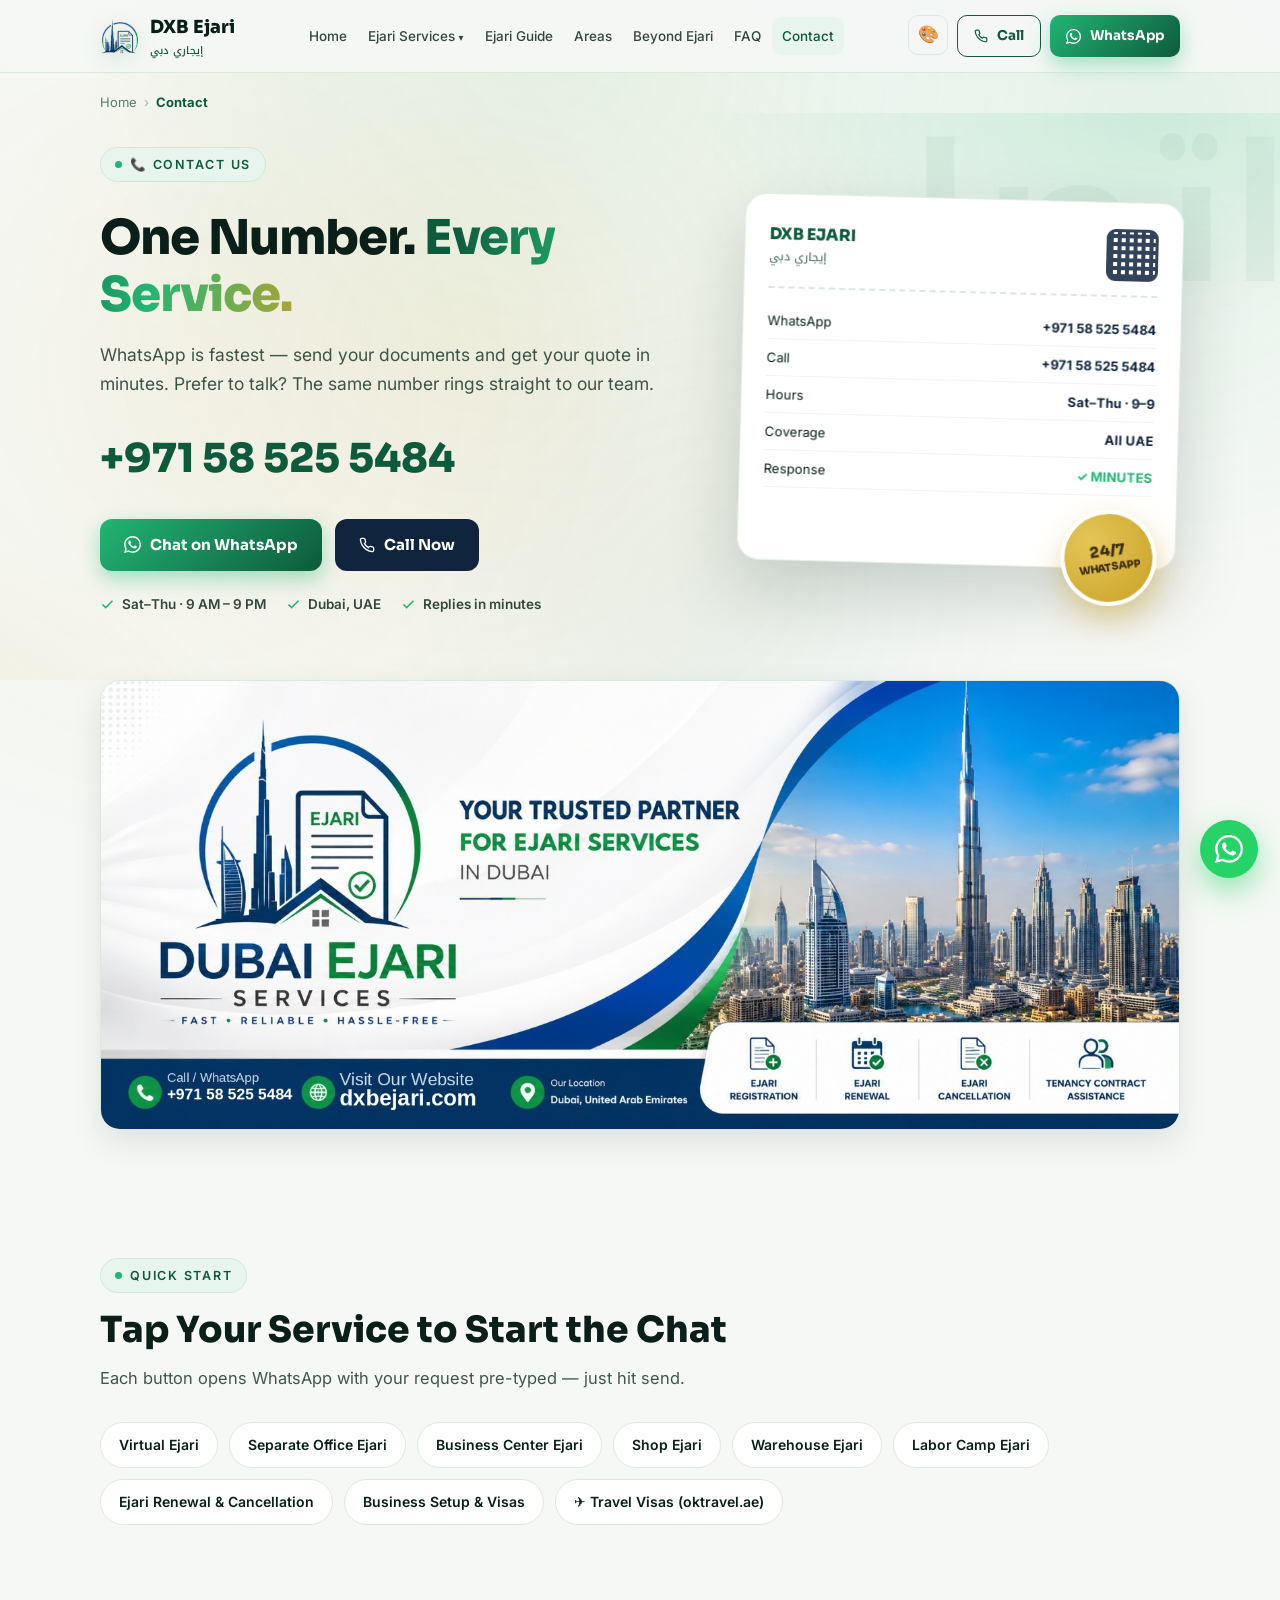
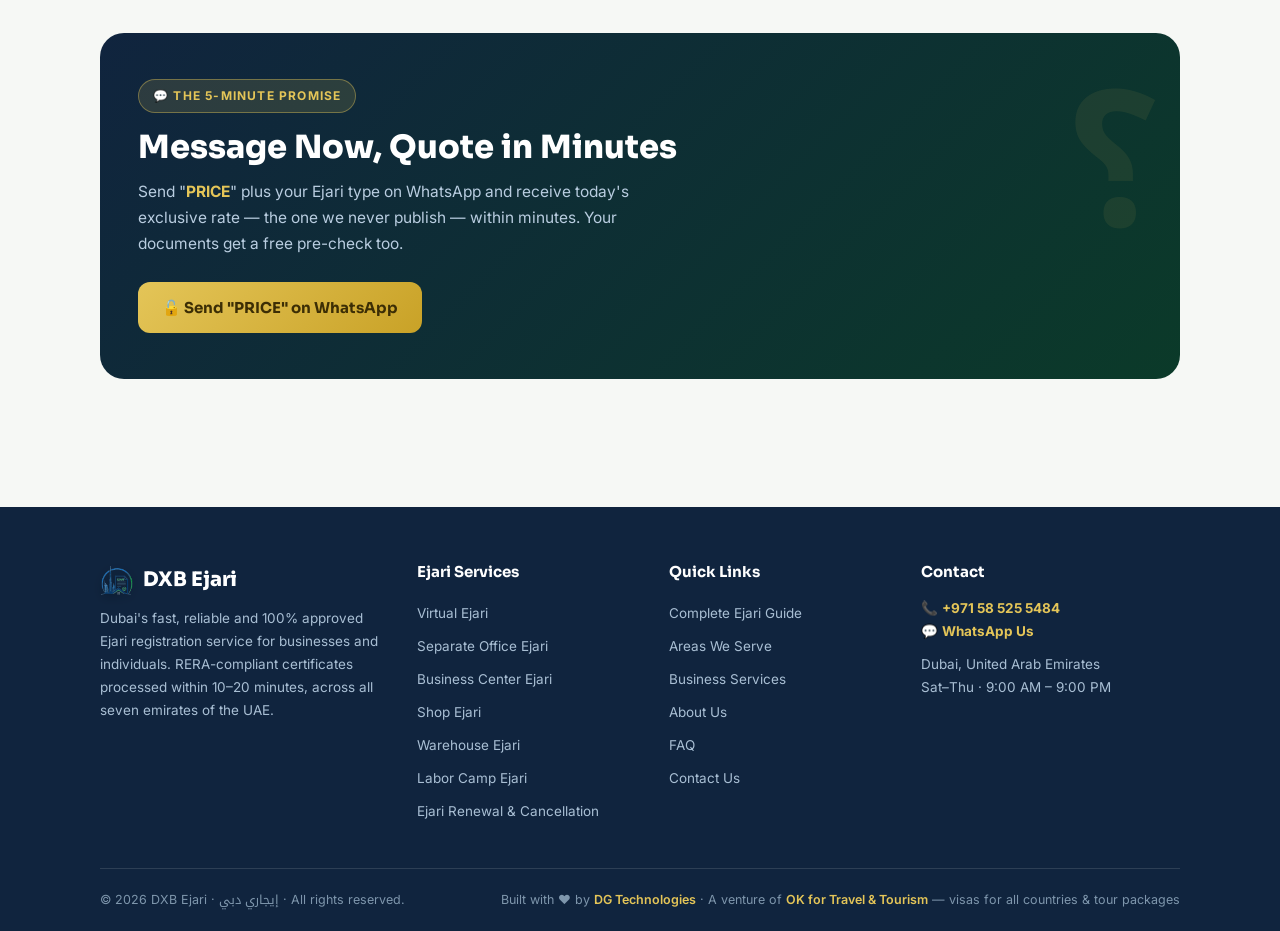
<file: contact.html>
<!DOCTYPE html>
<html lang="en">
<head>
<meta charset="UTF-8">
<meta name="viewport" content="width=device-width, initial-scale=1.0">
<title>Contact DXB Ejari — WhatsApp & Call +971 58 525 5484</title>
<meta name="description" content="Contact DXB Ejari for Ejari registration within 10–20 minutes and UAE business services. WhatsApp or call +971 58 525 5484 — Sat–Thu, 9 AM to 9 PM.">
<meta name="robots" content="index, follow, max-image-preview:large">
<meta name="author" content="DXB Ejari">
<meta name="geo.region" content="AE-DU">
<meta name="geo.placename" content="Dubai">
<link rel="canonical" href="https://dxbejari.com/contact.html">
<meta property="og:type" content="website">
<meta property="og:url" content="https://dxbejari.com/contact.html">
<meta property="og:title" content="Contact DXB Ejari — WhatsApp & Call +971 58 525 5484">
<meta property="og:description" content="Contact DXB Ejari for Ejari registration within 10–20 minutes and UAE business services. WhatsApp or call +971 58 525 5484 — Sat–Thu, 9 AM to 9 PM.">
<meta property="og:site_name" content="DXB Ejari">
<meta property="og:locale" content="en_AE">
<meta property="og:image" content="https://dxbejari.com/og-image.jpg">
<meta property="og:image:secure_url" content="https://dxbejari.com/og-image.jpg">
<meta property="og:image:width" content="1200">
<meta property="og:image:height" content="630">
<meta property="og:image:type" content="image/jpeg">
<meta property="og:image:alt" content="Contact DXB Ejari — WhatsApp & Call +971 58 525 5484">
<link rel="image_src" href="https://dxbejari.com/og-image.jpg">
<meta name="twitter:card" content="summary_large_image">
<meta name="twitter:title" content="Contact DXB Ejari — WhatsApp & Call +971 58 525 5484">
<meta name="twitter:description" content="Contact DXB Ejari for Ejari registration within 10–20 minutes and UAE business services. WhatsApp or call +971 58 525 5484 — Sat–Thu, 9 AM to 9 PM.">
<meta name="twitter:image" content="https://dxbejari.com/og-image.jpg">
<meta name="theme-color" content="#0E5A3C">
<meta name="format-detection" content="telephone=yes">
<meta name="mobile-web-app-capable" content="yes">
<meta name="apple-mobile-web-app-status-bar-style" content="default">
<script>(function(){try{var d=document.documentElement,t=localStorage.getItem("dxb-theme")||(matchMedia("(prefers-color-scheme: dark)").matches?"dark":"light");d.dataset.theme=t;var a=localStorage.getItem("dxb-accent");if(a)d.dataset.accent=a}catch(e){}})();</script>
<link rel="icon" type="image/png" sizes="512x512" href="favicon-512.png">
<link rel="icon" type="image/png" sizes="32x32" href="favicon-32.png">
<link rel="icon" type="image/png" sizes="16x16" href="favicon-16.png">
<link rel="apple-touch-icon" sizes="180x180" href="favicon-180.png">
<link rel="preconnect" href="https://fonts.googleapis.com">
<link rel="preconnect" href="https://fonts.gstatic.com" crossorigin>
<link href="https://fonts.googleapis.com/css2?family=Sora:wght@400;600;700;800&family=Inter:wght@400;500;600&family=Noto+Kufi+Arabic:wght@500;700&display=swap" rel="stylesheet">
<link rel="stylesheet" href="style.css">
<script type="application/ld+json">{"@context": "https://schema.org", "@type": "ProfessionalService", "name": "DXB Ejari", "url": "https://dxbejari.com/", "telephone": "+971585255484", "description": "Ejari registration and renewal services across Dubai and all UAE emirates — virtual office, business center, shop, warehouse and labor camp Ejari with certificates issued within 10–20 minutes.", "areaServed": [{"@type": "Country", "name": "United Arab Emirates"}, {"@type": "City", "name": "Dubai"}], "address": {"@type": "PostalAddress", "addressLocality": "Dubai", "addressCountry": "AE"}, "priceRange": "AED", "openingHours": "Sa-Th 09:00-21:00", "sameAs": ["https://wa.me/971585255484", "https://oktravel.ae", "https://dgtechnology.online"], "parentOrganization": {"@type": "Organization", "name": "OK for Travel and Tourism", "url": "https://oktravel.ae"}}</script>
<script type="application/ld+json">{"@context": "https://schema.org", "@type": "BreadcrumbList", "itemListElement": [{"@type": "ListItem", "position": 1, "name": "Home", "item": "https://dxbejari.com/index.html"}, {"@type": "ListItem", "position": 2, "name": "Contact", "item": "https://dxbejari.com/contact.html"}]}</script>
</head>
<body><header>
  <div class="wrap nav">
    <a class="logo" href="index.html" aria-label="DXB Ejari home">
      <img class="logo-mark" src="logo-mark.png" alt="DXB Ejari logo" width="40" height="40">
      <span>DXB Ejari<small class="ar">إيجاري دبي</small></span>
    </a>
    <button class="menu-btn" aria-label="Open menu" onclick="document.querySelector('.nav-links').classList.toggle('open')">☰</button>
    <nav class="nav-links" aria-label="Main">
      <a href="index.html">Home</a>
      <span class="dd"><a href="virtual-ejari.html">Ejari Services</a>
        <span class="dd-menu"><a href="virtual-ejari.html">Virtual Ejari</a><a href="separate-office-ejari.html">Separate Office Ejari</a><a href="business-center-ejari.html">Business Center Ejari</a><a href="shop-ejari.html">Shop Ejari</a><a href="warehouse-ejari.html">Warehouse Ejari</a><a href="labor-camp-ejari.html">Labor Camp Ejari</a><a href="ejari-renewal.html">Ejari Renewal & Cancellation</a></span>
      </span>
      <a href="services.html">Ejari Guide</a>
      <a href="areas-we-serve.html">Areas</a>
      <a href="business-services.html">Beyond Ejari</a>
      <a href="faq.html">FAQ</a>
      <a href="contact.html" class="on">Contact</a>
    </nav>
    <div class="nav-cta">
      <span class="fx">
        <button class="fx-fab" aria-label="Appearance settings" onclick="this.parentElement.classList.toggle('open')">🎨</button>
        <div class="fx-panel">
          <h5>Theme</h5>
          <div class="fx-row">
            <button data-theme-set="light">☀️ Light</button>
            <button data-theme-set="dark">🌙 Dark</button>
          </div>
          <h5>Color</h5>
          <div class="fx-row fx-swatches">
            <button data-accent-set="emerald" style="--sw:#22B573" aria-label="Emerald"></button>
            <button data-accent-set="ocean" style="--sw:#2B9DE8" aria-label="Ocean"></button>
            <button data-accent-set="violet" style="--sw:#8B5CF6" aria-label="Violet"></button>
            <button data-accent-set="crimson" style="--sw:#E8536F" aria-label="Crimson"></button>
            <button data-accent-set="amber" style="--sw:#F0A32B" aria-label="Amber"></button>
          </div>
          <h5>Live Background</h5>
          <div class="fx-row">
            <button data-bg="off">Off</button>
            <button data-bg="aurora">Aurora</button>
            <button data-bg="net">Network</button>
            <button data-bg="fireflies">Fireflies</button>
          </div>
        </div>
      </span>
      <a class="btn btn-ghost btn-sm" href="tel:+971585255484"><svg width="14" height="14" viewBox="0 0 24 24" fill="none" stroke="currentColor" stroke-width="2"><path d="M22 16.92v3a2 2 0 0 1-2.18 2 19.79 19.79 0 0 1-8.63-3.07 19.5 19.5 0 0 1-6-6 19.79 19.79 0 0 1-3.07-8.67A2 2 0 0 1 4.11 2h3a2 2 0 0 1 2 1.72c.127.96.361 1.903.7 2.81a2 2 0 0 1-.45 2.11L8.09 9.91a16 16 0 0 0 6 6l1.27-1.27a2 2 0 0 1 2.11-.45c.907.339 1.85.573 2.81.7A2 2 0 0 1 22 16.92z"/></svg> Call</a>
      <a class="btn btn-green btn-sm nav-wa" href="https://wa.me/971585255484?text=Hi%2C%20I%20need%20Ejari%20services%20in%20Dubai" target="_blank" rel="noopener" aria-label="Chat on WhatsApp"><svg width="15" height="15" viewBox="0 0 24 24" fill="currentColor"><path d="M17.472 14.382c-.297-.149-1.758-.867-2.03-.967-.273-.099-.471-.148-.67.15-.197.297-.767.966-.94 1.164-.173.199-.347.223-.644.075-.297-.15-1.255-.463-2.39-1.475-.883-.788-1.48-1.761-1.653-2.059-.173-.297-.018-.458.13-.606.134-.133.297-.347.446-.52.149-.174.198-.298.298-.497.099-.198.05-.371-.025-.52-.075-.149-.669-1.612-.916-2.207-.242-.579-.487-.5-.669-.51l-.57-.01c-.198 0-.52.074-.792.372-.272.297-1.04 1.016-1.04 2.479 0 1.462 1.065 2.875 1.213 3.074.149.198 2.096 3.2 5.077 4.487.709.306 1.262.489 1.694.625.712.227 1.36.195 1.871.118.571-.085 1.758-.719 2.006-1.413.248-.694.248-1.289.173-1.413-.074-.124-.272-.198-.57-.347m-5.421 7.403h-.004a9.87 9.87 0 0 1-5.031-1.378l-.361-.214-3.741.982.998-3.648-.235-.374a9.86 9.86 0 0 1-1.51-5.26c.001-5.45 4.436-9.884 9.888-9.884 2.64 0 5.122 1.03 6.988 2.898a9.825 9.825 0 0 1 2.893 6.994c-.003 5.45-4.437 9.884-9.885 9.884m8.413-18.297A11.815 11.815 0 0 0 12.05 0C5.495 0 .16 5.335.157 11.892c0 2.096.547 4.142 1.588 5.945L.057 24l6.305-1.654a11.882 11.882 0 0 0 5.683 1.448h.005c6.554 0 11.89-5.335 11.893-11.893a11.821 11.821 0 0 0-3.48-8.413Z"/></svg> <span class="btn-label">WhatsApp</span></a>
    </div>
  </div>
</header><div class="wrap crumbs"><a href="index.html">Home</a><span>›</span><b style="color:var(--emerald)">Contact</b></div>
<section class="phero" style="padding-top:34px">
  <div class="ar-mark ar" aria-hidden="true">اتصل</div>
  <div class="wrap hero-grid">
    <div>
      <span class="eyebrow">📞 Contact Us</span>
      <h1>One Number. <span class="grad">Every Service.</span></h1>
      <p class="lead">WhatsApp is fastest — send your documents and get your quote in minutes. Prefer to talk? The same number rings straight to our team.</p>
      <a class="phone-big" style="color:var(--emerald)" href="tel:+971585255484">+971 58 525 5484</a>
      <div class="hero-ctas">
        <a class="btn btn-green" href="https://wa.me/971585255484?text=Hi%2C%20I%20need%20Ejari%20services" target="_blank" rel="noopener"><svg width="17" height="17" viewBox="0 0 24 24" fill="currentColor"><path d="M17.472 14.382c-.297-.149-1.758-.867-2.03-.967-.273-.099-.471-.148-.67.15-.197.297-.767.966-.94 1.164-.173.199-.347.223-.644.075-.297-.15-1.255-.463-2.39-1.475-.883-.788-1.48-1.761-1.653-2.059-.173-.297-.018-.458.13-.606.134-.133.297-.347.446-.52.149-.174.198-.298.298-.497.099-.198.05-.371-.025-.52-.075-.149-.669-1.612-.916-2.207-.242-.579-.487-.5-.669-.51l-.57-.01c-.198 0-.52.074-.792.372-.272.297-1.04 1.016-1.04 2.479 0 1.462 1.065 2.875 1.213 3.074.149.198 2.096 3.2 5.077 4.487.709.306 1.262.489 1.694.625.712.227 1.36.195 1.871.118.571-.085 1.758-.719 2.006-1.413.248-.694.248-1.289.173-1.413-.074-.124-.272-.198-.57-.347m-5.421 7.403h-.004a9.87 9.87 0 0 1-5.031-1.378l-.361-.214-3.741.982.998-3.648-.235-.374a9.86 9.86 0 0 1-1.51-5.26c.001-5.45 4.436-9.884 9.888-9.884 2.64 0 5.122 1.03 6.988 2.898a9.825 9.825 0 0 1 2.893 6.994c-.003 5.45-4.437 9.884-9.885 9.884m8.413-18.297A11.815 11.815 0 0 0 12.05 0C5.495 0 .16 5.335.157 11.892c0 2.096.547 4.142 1.588 5.945L.057 24l6.305-1.654a11.882 11.882 0 0 0 5.683 1.448h.005c6.554 0 11.89-5.335 11.893-11.893a11.821 11.821 0 0 0-3.48-8.413Z"/></svg> Chat on WhatsApp</a>
        <a class="btn btn-dark" href="tel:+971585255484"><svg width="16" height="16" viewBox="0 0 24 24" fill="none" stroke="currentColor" stroke-width="2"><path d="M22 16.92v3a2 2 0 0 1-2.18 2 19.79 19.79 0 0 1-8.63-3.07 19.5 19.5 0 0 1-6-6 19.79 19.79 0 0 1-3.07-8.67A2 2 0 0 1 4.11 2h3a2 2 0 0 1 2 1.72c.127.96.361 1.903.7 2.81a2 2 0 0 1-.45 2.11L8.09 9.91a16 16 0 0 0 6 6l1.27-1.27a2 2 0 0 1 2.11-.45c.907.339 1.85.573 2.81.7A2 2 0 0 1 22 16.92z"/></svg> Call Now</a>
      </div>
      <div class="hero-points" style="margin-top:8px">
        <span><svg width="15" height="15" viewBox="0 0 24 24" fill="none" stroke="currentColor" stroke-width="2.4"><path d="M20 6 9 17l-5-5"/></svg> Sat–Thu · 9 AM – 9 PM</span>
        <span><svg width="15" height="15" viewBox="0 0 24 24" fill="none" stroke="currentColor" stroke-width="2.4"><path d="M20 6 9 17l-5-5"/></svg> Dubai, UAE</span>
        <span><svg width="15" height="15" viewBox="0 0 24 24" fill="none" stroke="currentColor" stroke-width="2.4"><path d="M20 6 9 17l-5-5"/></svg> Replies in minutes</span>
      </div>
    </div>
    <div class="cert" role="img" aria-label="Contact card">
      <div class="cert-top">
        <div class="cert-brand">DXB EJARI<span class="ar">إيجاري دبي</span></div>
        <div class="cert-qr" aria-hidden="true"></div>
      </div>
      <div class="cert-row"><span>WhatsApp</span><b>+971 58 525 5484</b></div>
      <div class="cert-row"><span>Call</span><b>+971 58 525 5484</b></div>
      <div class="cert-row"><span>Hours</span><b>Sat–Thu · 9–9</b></div>
      <div class="cert-row"><span>Coverage</span><b>All UAE</b></div>
      <div class="cert-row"><span>Response</span><span class="ok">✓ MINUTES</span></div>
      <div class="stamp"><span><em>24/7</em>WHATSAPP</span></div>
    </div>
  </div>
</section>

<section style="padding-top:0">
  <div class="wrap">
    <img class="banner-shot rv" src="banner-wide.jpg" alt="DXB Ejari — Ejari registration, renewal, cancellation and tenancy contract assistance in Dubai" loading="lazy" width="1600" height="666">
  </div>
</section>

<section>
  <div class="wrap">
    <span class="eyebrow">Quick Start</span>
    <h2>Tap Your Service to Start the Chat</h2>
    <p class="sub">Each button opens WhatsApp with your request pre-typed — just hit send.</p>
    <div class="chip-grid"><a class="chip" href="https://wa.me/971585255484?text=I%20need%20Virtual%20Ejari" target="_blank" rel="noopener">Virtual Ejari</a><a class="chip" href="https://wa.me/971585255484?text=I%20need%20Separate%20Office%20Ejari" target="_blank" rel="noopener">Separate Office Ejari</a><a class="chip" href="https://wa.me/971585255484?text=I%20need%20Business%20Center%20Ejari" target="_blank" rel="noopener">Business Center Ejari</a><a class="chip" href="https://wa.me/971585255484?text=I%20need%20Shop%20Ejari" target="_blank" rel="noopener">Shop Ejari</a><a class="chip" href="https://wa.me/971585255484?text=I%20need%20Warehouse%20Ejari" target="_blank" rel="noopener">Warehouse Ejari</a><a class="chip" href="https://wa.me/971585255484?text=I%20need%20Labor%20Camp%20Ejari" target="_blank" rel="noopener">Labor Camp Ejari</a><a class="chip" href="https://wa.me/971585255484?text=I%20need%20Ejari%20Renewal%20&%20Cancellation" target="_blank" rel="noopener">Ejari Renewal & Cancellation</a>
      <a class="chip" href="https://wa.me/971585255484?text=I%20need%20business%20setup%20or%20visa%20services" target="_blank" rel="noopener">Business Setup &amp; Visas</a>
      <a class="chip" href="https://wa.me/971585255484?text=I%20need%20a%20travel%20visa%20or%20tour%20package" target="_blank" rel="noopener">✈️ Travel Visas (oktravel.ae)</a>
    </div>
  </div>
</section>

<section style="padding-top:0">
  <div class="wrap">
    <div class="mystery rv">
      <span class="tag">💬 The 5-Minute Promise</span>
      <h2>Message Now, Quote in Minutes</h2>
      <p>Send "<strong style="color:var(--gold-2)">PRICE</strong>" plus your Ejari type on WhatsApp and receive today's exclusive rate — the one we never publish — within minutes. Your documents get a free pre-check too.</p>
      <a class="btn btn-gold" href="https://wa.me/971585255484?text=PRICE%20-%20I%20want%20to%20know%20the%20Ejari%20cost" target="_blank" rel="noopener">🔓 Send "PRICE" on WhatsApp</a>
    </div>
  </div>
</section>
<footer>
  <div class="wrap">
    <div class="fgrid">
      <div>
        <div class="fbrand"><img class="logo-mark" src="logo-mark.png" alt="DXB Ejari logo" width="34" height="34"> DXB Ejari</div>
        <p>Dubai's fast, reliable and 100% approved Ejari registration service for businesses and individuals. RERA-compliant certificates processed within 10–20 minutes, across all seven emirates of the UAE.</p>
      </div>
      <div>
        <h4>Ejari Services</h4>
        <a href="virtual-ejari.html">Virtual Ejari</a><a href="separate-office-ejari.html">Separate Office Ejari</a><a href="business-center-ejari.html">Business Center Ejari</a><a href="shop-ejari.html">Shop Ejari</a><a href="warehouse-ejari.html">Warehouse Ejari</a><a href="labor-camp-ejari.html">Labor Camp Ejari</a><a href="ejari-renewal.html">Ejari Renewal & Cancellation</a>
      </div>
      <div>
        <h4>Quick Links</h4>
        <a href="services.html">Complete Ejari Guide</a>
        <a href="areas-we-serve.html">Areas We Serve</a>
        <a href="business-services.html">Business Services</a>
        <a href="about-us.html">About Us</a>
        <a href="faq.html">FAQ</a>
        <a href="contact.html">Contact Us</a>
      </div>
      <div>
        <h4>Contact</h4>
        <p style="margin-bottom:10px">📞 <a href="tel:+971585255484" style="color:var(--gold-2);font-weight:700">+971 58 525 5484</a><br>
        💬 <a href="https://wa.me/971585255484?text=Hi%2C%20I%20need%20Ejari%20services%20in%20Dubai" target="_blank" rel="noopener" style="color:var(--gold-2);font-weight:700">WhatsApp Us</a></p>
        <p>Dubai, United Arab Emirates<br>Sat–Thu · 9:00 AM – 9:00 PM</p>
      </div>
    </div>
    <div class="watermark">
      <span>© <span class="yr">2026</span> DXB Ejari · <span class="ar">إيجاري دبي</span> · All rights reserved.</span>
      <span>Built with ❤️ by <a href="https://dgtechnology.online" target="_blank" rel="noopener">DG Technologies</a> · A venture of <a href="https://oktravel.ae" target="_blank" rel="noopener">OK for Travel &amp; Tourism</a> — visas for all countries &amp; tour packages</span>
    </div>
  </div>
</footer>
<a class="wa-float" href="https://wa.me/971585255484?text=Hi%2C%20I%20need%20Ejari%20services%20in%20Dubai" target="_blank" rel="noopener" aria-label="Chat on WhatsApp"><svg width="28" height="28" viewBox="0 0 24 24" fill="currentColor"><path d="M17.472 14.382c-.297-.149-1.758-.867-2.03-.967-.273-.099-.471-.148-.67.15-.197.297-.767.966-.94 1.164-.173.199-.347.223-.644.075-.297-.15-1.255-.463-2.39-1.475-.883-.788-1.48-1.761-1.653-2.059-.173-.297-.018-.458.13-.606.134-.133.297-.347.446-.52.149-.174.198-.298.298-.497.099-.198.05-.371-.025-.52-.075-.149-.669-1.612-.916-2.207-.242-.579-.487-.5-.669-.51l-.57-.01c-.198 0-.52.074-.792.372-.272.297-1.04 1.016-1.04 2.479 0 1.462 1.065 2.875 1.213 3.074.149.198 2.096 3.2 5.077 4.487.709.306 1.262.489 1.694.625.712.227 1.36.195 1.871.118.571-.085 1.758-.719 2.006-1.413.248-.694.248-1.289.173-1.413-.074-.124-.272-.198-.57-.347m-5.421 7.403h-.004a9.87 9.87 0 0 1-5.031-1.378l-.361-.214-3.741.982.998-3.648-.235-.374a9.86 9.86 0 0 1-1.51-5.26c.001-5.45 4.436-9.884 9.888-9.884 2.64 0 5.122 1.03 6.988 2.898a9.825 9.825 0 0 1 2.893 6.994c-.003 5.45-4.437 9.884-9.885 9.884m8.413-18.297A11.815 11.815 0 0 0 12.05 0C5.495 0 .16 5.335.157 11.892c0 2.096.547 4.142 1.588 5.945L.057 24l6.305-1.654a11.882 11.882 0 0 0 5.683 1.448h.005c6.554 0 11.89-5.335 11.893-11.893a11.821 11.821 0 0 0-3.48-8.413Z"/></svg></a>
<script src="app.js" defer></script>
<script>
const io=new IntersectionObserver(es=>{es.forEach(e=>{if(e.isIntersecting){e.target.classList.add('on');io.unobserve(e.target)}})},{threshold:.1});
document.querySelectorAll('.rv').forEach(el=>io.observe(el));
document.querySelectorAll('.yr').forEach(el=>el.textContent=new Date().getFullYear());
</script>
</body>
</html>
</file>
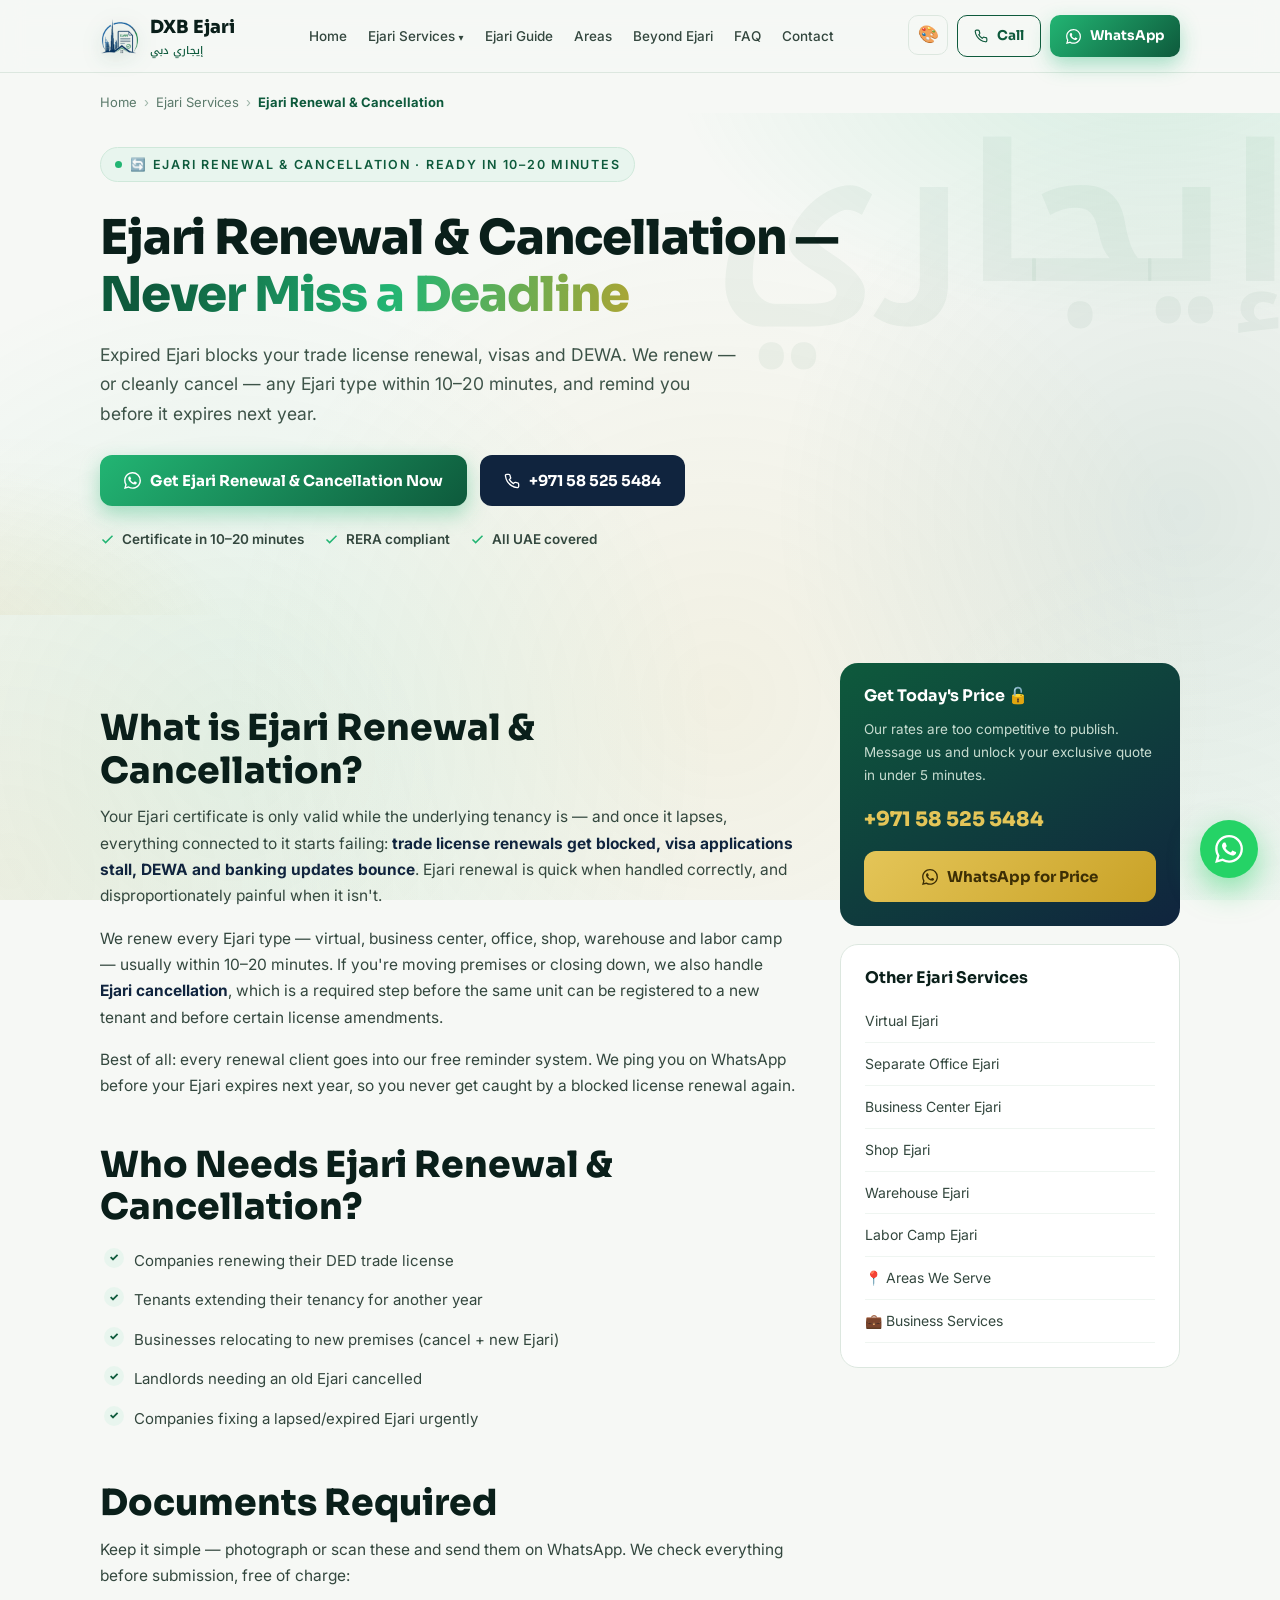
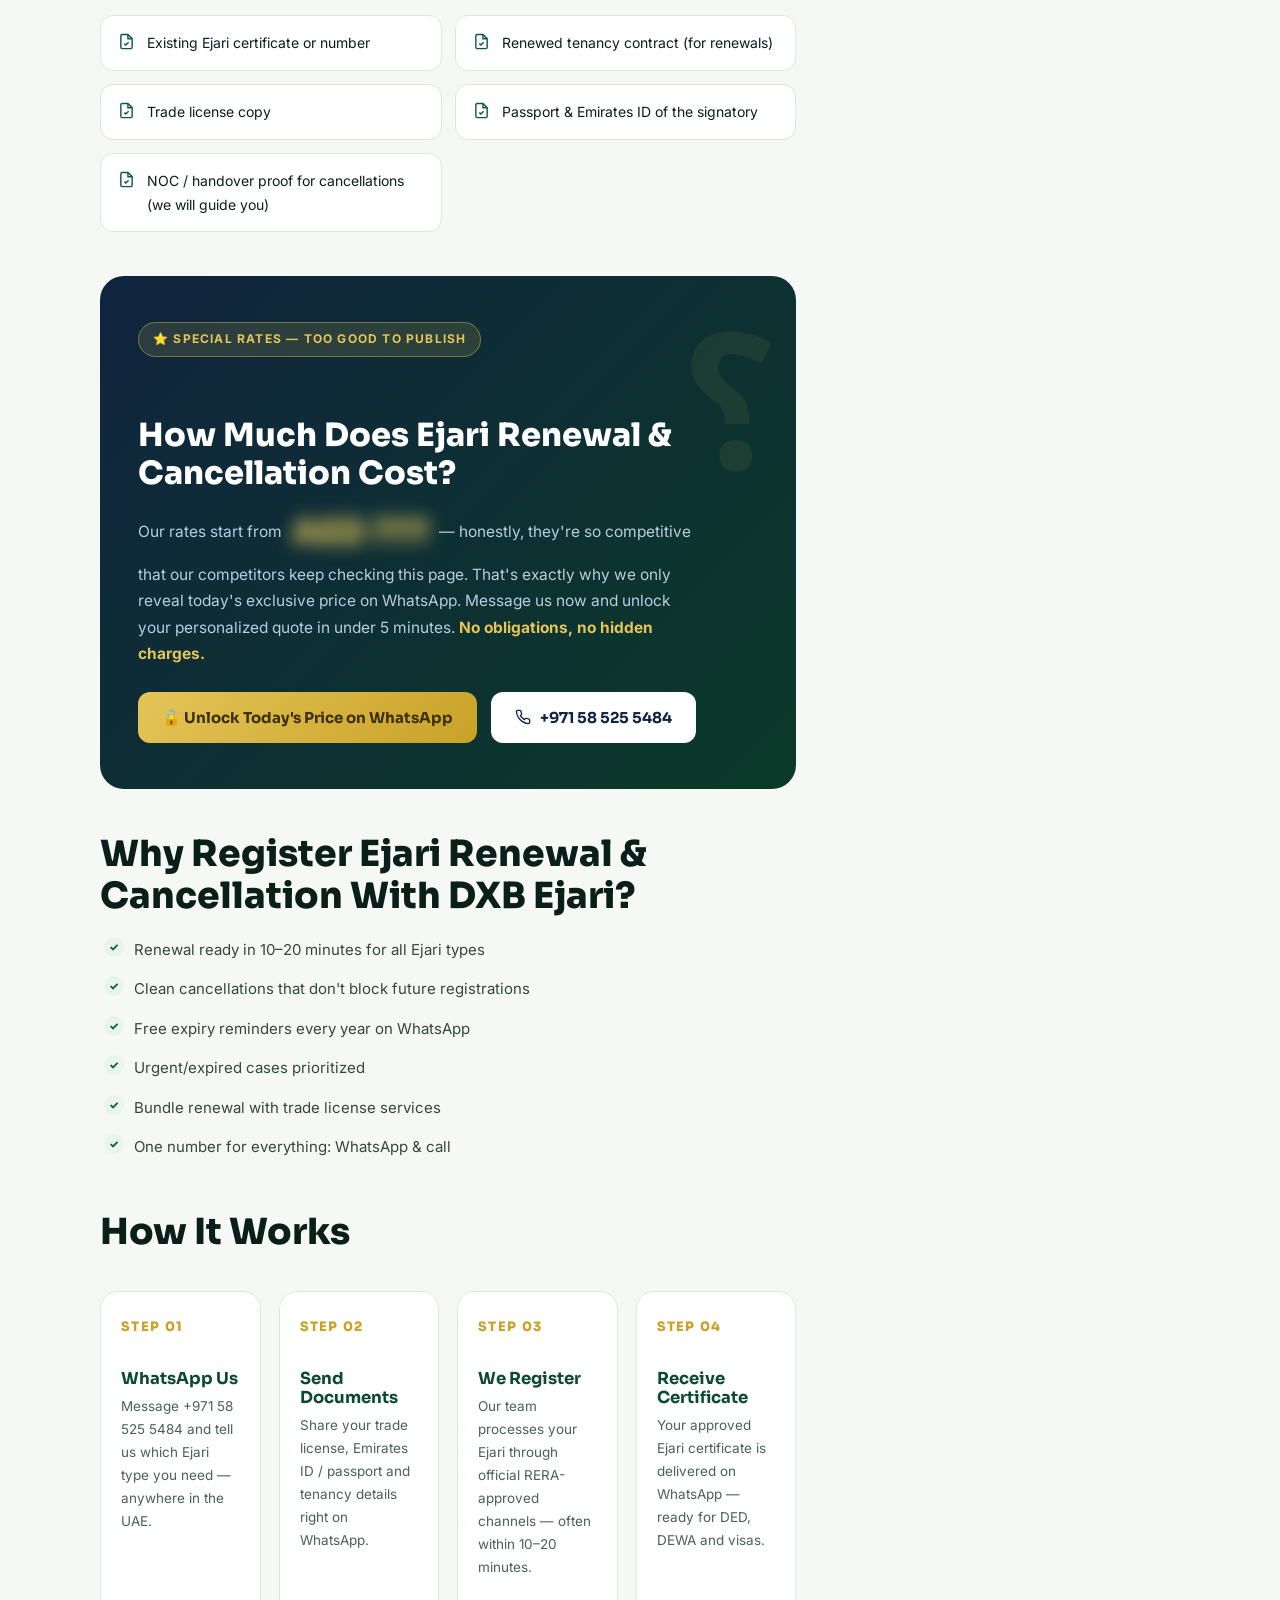
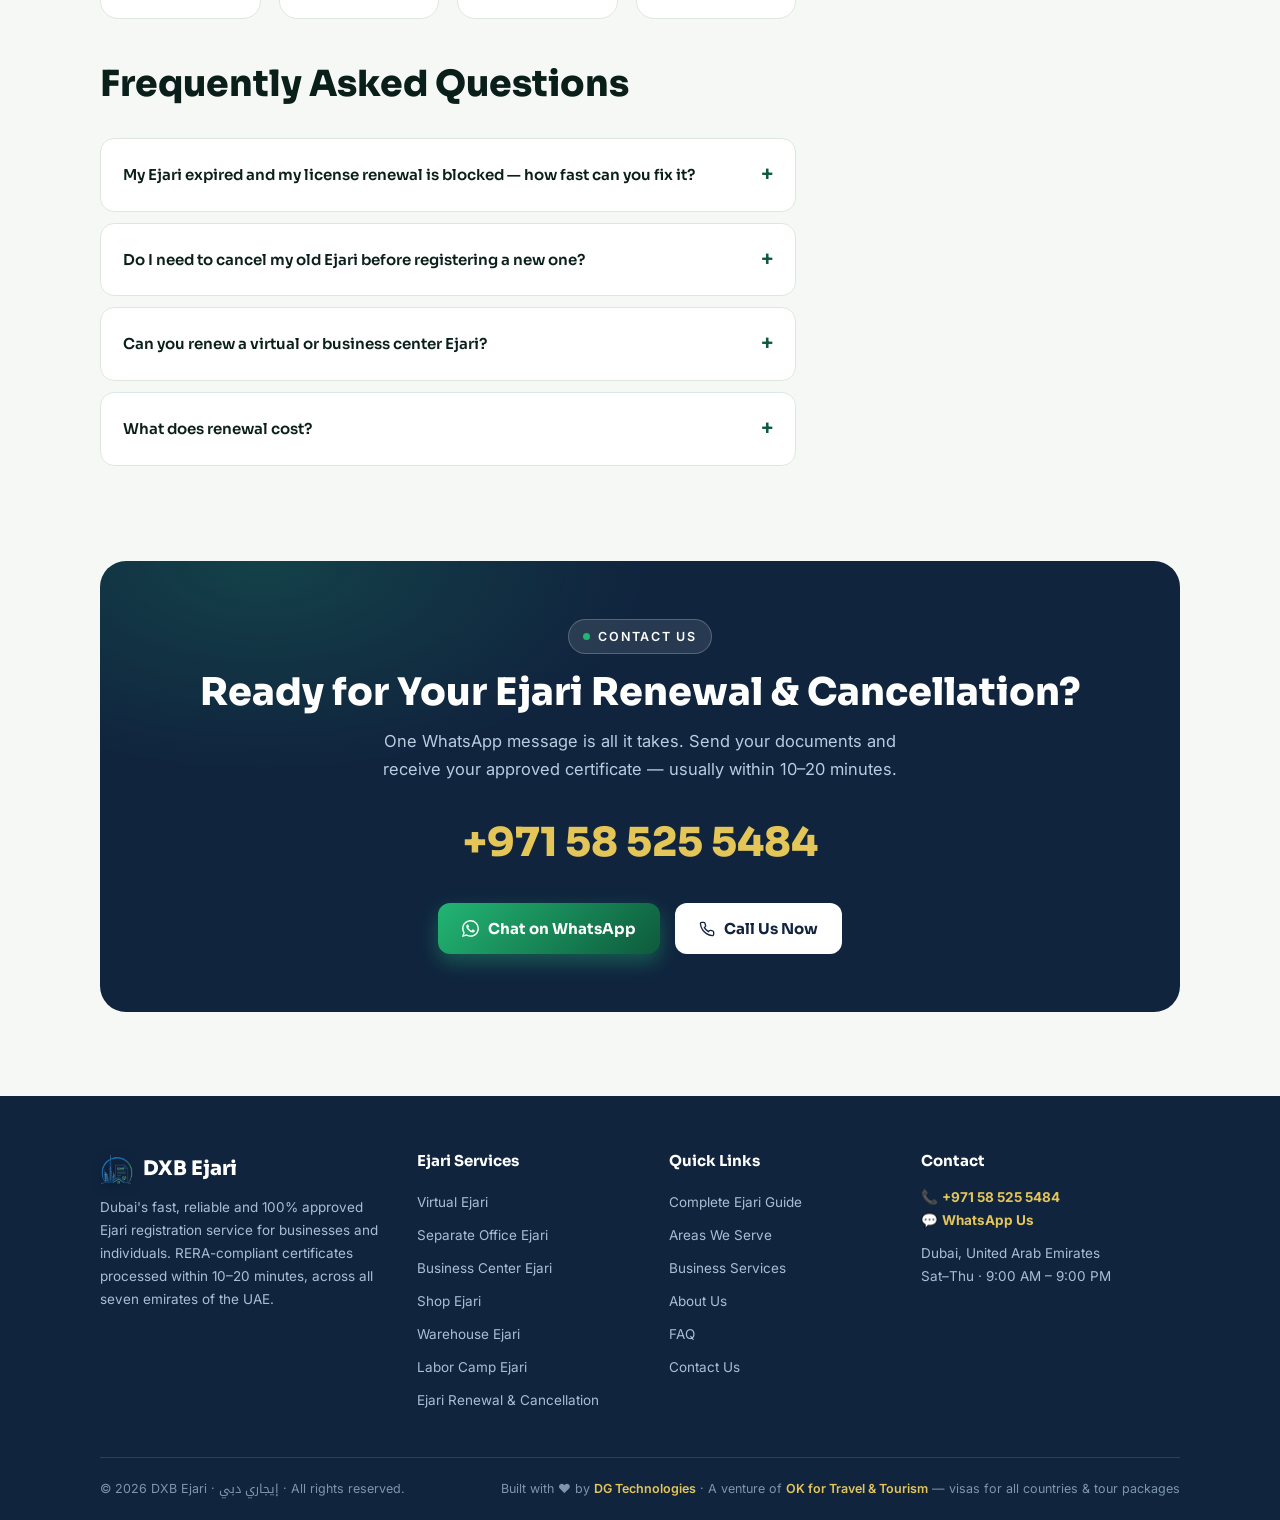
<file: ejari-renewal.html>
<!DOCTYPE html>
<html lang="en">
<head>
<meta charset="UTF-8">
<meta name="viewport" content="width=device-width, initial-scale=1.0">
<title>Ejari Renewal & Cancellation Dubai — Done in 10–20 Minutes | DXB Ejari</title>
<meta name="description" content="Renew or cancel your Ejari in Dubai within 10–20 minutes — for trade license renewal, moving premises or closing tenancy. All Ejari types. WhatsApp +971 58 525 5484.">
<meta name="robots" content="index, follow, max-image-preview:large">
<meta name="author" content="DXB Ejari">
<meta name="geo.region" content="AE-DU">
<meta name="geo.placename" content="Dubai">
<link rel="canonical" href="https://dxbejari.com/ejari-renewal.html">
<meta property="og:type" content="website">
<meta property="og:url" content="https://dxbejari.com/ejari-renewal.html">
<meta property="og:title" content="Ejari Renewal & Cancellation Dubai — Done in 10–20 Minutes | DXB Ejari">
<meta property="og:description" content="Renew or cancel your Ejari in Dubai within 10–20 minutes — for trade license renewal, moving premises or closing tenancy. All Ejari types. WhatsApp +971 58 525 5484.">
<meta property="og:site_name" content="DXB Ejari">
<meta property="og:locale" content="en_AE">
<meta property="og:image" content="https://dxbejari.com/og-image.jpg">
<meta property="og:image:secure_url" content="https://dxbejari.com/og-image.jpg">
<meta property="og:image:width" content="1200">
<meta property="og:image:height" content="630">
<meta property="og:image:type" content="image/jpeg">
<meta property="og:image:alt" content="Ejari Renewal & Cancellation Dubai — Done in 10–20 Minutes | DXB Ejari">
<link rel="image_src" href="https://dxbejari.com/og-image.jpg">
<meta name="twitter:card" content="summary_large_image">
<meta name="twitter:title" content="Ejari Renewal & Cancellation Dubai — Done in 10–20 Minutes | DXB Ejari">
<meta name="twitter:description" content="Renew or cancel your Ejari in Dubai within 10–20 minutes — for trade license renewal, moving premises or closing tenancy. All Ejari types. WhatsApp +971 58 525 5484.">
<meta name="twitter:image" content="https://dxbejari.com/og-image.jpg">
<meta name="theme-color" content="#0E5A3C">
<meta name="format-detection" content="telephone=yes">
<meta name="mobile-web-app-capable" content="yes">
<meta name="apple-mobile-web-app-status-bar-style" content="default">
<script>(function(){try{var d=document.documentElement,t=localStorage.getItem("dxb-theme")||(matchMedia("(prefers-color-scheme: dark)").matches?"dark":"light");d.dataset.theme=t;var a=localStorage.getItem("dxb-accent");if(a)d.dataset.accent=a}catch(e){}})();</script>
<link rel="icon" type="image/png" sizes="512x512" href="favicon-512.png">
<link rel="icon" type="image/png" sizes="32x32" href="favicon-32.png">
<link rel="icon" type="image/png" sizes="16x16" href="favicon-16.png">
<link rel="apple-touch-icon" sizes="180x180" href="favicon-180.png">
<link rel="preconnect" href="https://fonts.googleapis.com">
<link rel="preconnect" href="https://fonts.gstatic.com" crossorigin>
<link href="https://fonts.googleapis.com/css2?family=Sora:wght@400;600;700;800&family=Inter:wght@400;500;600&family=Noto+Kufi+Arabic:wght@500;700&display=swap" rel="stylesheet">
<link rel="stylesheet" href="style.css">
<script type="application/ld+json">{"@context": "https://schema.org", "@type": "ProfessionalService", "name": "DXB Ejari", "url": "https://dxbejari.com/", "telephone": "+971585255484", "description": "Ejari registration and renewal services across Dubai and all UAE emirates — virtual office, business center, shop, warehouse and labor camp Ejari with certificates issued within 10–20 minutes.", "areaServed": [{"@type": "Country", "name": "United Arab Emirates"}, {"@type": "City", "name": "Dubai"}], "address": {"@type": "PostalAddress", "addressLocality": "Dubai", "addressCountry": "AE"}, "priceRange": "AED", "openingHours": "Sa-Th 09:00-21:00", "sameAs": ["https://wa.me/971585255484", "https://oktravel.ae", "https://dgtechnology.online"], "parentOrganization": {"@type": "Organization", "name": "OK for Travel and Tourism", "url": "https://oktravel.ae"}}</script>
<script type="application/ld+json">{"@context": "https://schema.org", "@type": "Service", "name": "Ejari Renewal & Cancellation Dubai", "serviceType": "Ejari Renewal & Cancellation", "provider": {"@type": "ProfessionalService", "name": "DXB Ejari", "telephone": "+971585255484"}, "areaServed": {"@type": "Country", "name": "United Arab Emirates"}, "url": "https://dxbejari.com/ejari-renewal.html"}</script>
<script type="application/ld+json">{"@context": "https://schema.org", "@type": "BreadcrumbList", "itemListElement": [{"@type": "ListItem", "position": 1, "name": "Home", "item": "https://dxbejari.com/index.html"}, {"@type": "ListItem", "position": 2, "name": "Ejari Services", "item": "https://dxbejari.com/virtual-ejari.html"}, {"@type": "ListItem", "position": 3, "name": "Ejari Renewal & Cancellation", "item": "https://dxbejari.com/ejari-renewal.html"}]}</script>
<script type="application/ld+json">{"@context": "https://schema.org", "@type": "FAQPage", "mainEntity": [{"@type": "Question", "name": "My Ejari expired and my license renewal is blocked — how fast can you fix it?", "acceptedAnswer": {"@type": "Answer", "text": "This is our most common urgent case. Send your documents on WhatsApp now and in most cases your renewed Ejari is issued within 10–20 minutes, unblocking your license renewal immediately."}}, {"@type": "Question", "name": "Do I need to cancel my old Ejari before registering a new one?", "acceptedAnswer": {"@type": "Answer", "text": "If you are moving premises, the old registration on the unit generally must be cancelled before a new one is issued. We handle both steps together so there is no gap."}}, {"@type": "Question", "name": "Can you renew a virtual or business center Ejari?", "acceptedAnswer": {"@type": "Answer", "text": "Yes — we renew every type we register, and even Ejaris originally registered elsewhere. Just send the certificate number on WhatsApp."}}, {"@type": "Question", "name": "What does renewal cost?", "acceptedAnswer": {"@type": "Answer", "text": "Renewal pricing is even better than new registration — and yes, we only reveal it on WhatsApp. Message us with your Ejari number for an instant quote."}}]}</script>
</head>
<body><header>
  <div class="wrap nav">
    <a class="logo" href="index.html" aria-label="DXB Ejari home">
      <img class="logo-mark" src="logo-mark.png" alt="DXB Ejari logo" width="40" height="40">
      <span>DXB Ejari<small class="ar">إيجاري دبي</small></span>
    </a>
    <button class="menu-btn" aria-label="Open menu" onclick="document.querySelector('.nav-links').classList.toggle('open')">☰</button>
    <nav class="nav-links" aria-label="Main">
      <a href="index.html">Home</a>
      <span class="dd"><a href="virtual-ejari.html" class="on">Ejari Services</a>
        <span class="dd-menu"><a href="virtual-ejari.html">Virtual Ejari</a><a href="separate-office-ejari.html">Separate Office Ejari</a><a href="business-center-ejari.html">Business Center Ejari</a><a href="shop-ejari.html">Shop Ejari</a><a href="warehouse-ejari.html">Warehouse Ejari</a><a href="labor-camp-ejari.html">Labor Camp Ejari</a><a href="ejari-renewal.html">Ejari Renewal & Cancellation</a></span>
      </span>
      <a href="services.html">Ejari Guide</a>
      <a href="areas-we-serve.html">Areas</a>
      <a href="business-services.html">Beyond Ejari</a>
      <a href="faq.html">FAQ</a>
      <a href="contact.html">Contact</a>
    </nav>
    <div class="nav-cta">
      <span class="fx">
        <button class="fx-fab" aria-label="Appearance settings" onclick="this.parentElement.classList.toggle('open')">🎨</button>
        <div class="fx-panel">
          <h5>Theme</h5>
          <div class="fx-row">
            <button data-theme-set="light">☀️ Light</button>
            <button data-theme-set="dark">🌙 Dark</button>
          </div>
          <h5>Color</h5>
          <div class="fx-row fx-swatches">
            <button data-accent-set="emerald" style="--sw:#22B573" aria-label="Emerald"></button>
            <button data-accent-set="ocean" style="--sw:#2B9DE8" aria-label="Ocean"></button>
            <button data-accent-set="violet" style="--sw:#8B5CF6" aria-label="Violet"></button>
            <button data-accent-set="crimson" style="--sw:#E8536F" aria-label="Crimson"></button>
            <button data-accent-set="amber" style="--sw:#F0A32B" aria-label="Amber"></button>
          </div>
          <h5>Live Background</h5>
          <div class="fx-row">
            <button data-bg="off">Off</button>
            <button data-bg="aurora">Aurora</button>
            <button data-bg="net">Network</button>
            <button data-bg="fireflies">Fireflies</button>
          </div>
        </div>
      </span>
      <a class="btn btn-ghost btn-sm" href="tel:+971585255484"><svg width="14" height="14" viewBox="0 0 24 24" fill="none" stroke="currentColor" stroke-width="2"><path d="M22 16.92v3a2 2 0 0 1-2.18 2 19.79 19.79 0 0 1-8.63-3.07 19.5 19.5 0 0 1-6-6 19.79 19.79 0 0 1-3.07-8.67A2 2 0 0 1 4.11 2h3a2 2 0 0 1 2 1.72c.127.96.361 1.903.7 2.81a2 2 0 0 1-.45 2.11L8.09 9.91a16 16 0 0 0 6 6l1.27-1.27a2 2 0 0 1 2.11-.45c.907.339 1.85.573 2.81.7A2 2 0 0 1 22 16.92z"/></svg> Call</a>
      <a class="btn btn-green btn-sm nav-wa" href="https://wa.me/971585255484?text=Hi%2C%20I%20need%20Ejari%20services%20in%20Dubai" target="_blank" rel="noopener" aria-label="Chat on WhatsApp"><svg width="15" height="15" viewBox="0 0 24 24" fill="currentColor"><path d="M17.472 14.382c-.297-.149-1.758-.867-2.03-.967-.273-.099-.471-.148-.67.15-.197.297-.767.966-.94 1.164-.173.199-.347.223-.644.075-.297-.15-1.255-.463-2.39-1.475-.883-.788-1.48-1.761-1.653-2.059-.173-.297-.018-.458.13-.606.134-.133.297-.347.446-.52.149-.174.198-.298.298-.497.099-.198.05-.371-.025-.52-.075-.149-.669-1.612-.916-2.207-.242-.579-.487-.5-.669-.51l-.57-.01c-.198 0-.52.074-.792.372-.272.297-1.04 1.016-1.04 2.479 0 1.462 1.065 2.875 1.213 3.074.149.198 2.096 3.2 5.077 4.487.709.306 1.262.489 1.694.625.712.227 1.36.195 1.871.118.571-.085 1.758-.719 2.006-1.413.248-.694.248-1.289.173-1.413-.074-.124-.272-.198-.57-.347m-5.421 7.403h-.004a9.87 9.87 0 0 1-5.031-1.378l-.361-.214-3.741.982.998-3.648-.235-.374a9.86 9.86 0 0 1-1.51-5.26c.001-5.45 4.436-9.884 9.888-9.884 2.64 0 5.122 1.03 6.988 2.898a9.825 9.825 0 0 1 2.893 6.994c-.003 5.45-4.437 9.884-9.885 9.884m8.413-18.297A11.815 11.815 0 0 0 12.05 0C5.495 0 .16 5.335.157 11.892c0 2.096.547 4.142 1.588 5.945L.057 24l6.305-1.654a11.882 11.882 0 0 0 5.683 1.448h.005c6.554 0 11.89-5.335 11.893-11.893a11.821 11.821 0 0 0-3.48-8.413Z"/></svg> <span class="btn-label">WhatsApp</span></a>
    </div>
  </div>
</header><div class="wrap crumbs"><a href="index.html">Home</a><span>›</span><a href="virtual-ejari.html">Ejari Services</a><span>›</span><b style="color:var(--emerald)">Ejari Renewal & Cancellation</b></div>
<section class="phero" style="padding-top:34px">
  <div class="ar-mark ar" aria-hidden="true">إيجاري</div>
  <div class="wrap">
    <span class="eyebrow">🔄 Ejari Renewal & Cancellation · Ready in 10–20 Minutes</span>
    <h1>Ejari Renewal &amp; Cancellation — <span class="grad">Never Miss a Deadline</span></h1>
    <p class="lead">Expired Ejari blocks your trade license renewal, visas and DEWA. We renew — or cleanly cancel — any Ejari type within 10–20 minutes, and remind you before it expires next year.</p>
    <div class="hero-ctas">
      <a class="btn btn-green" href="https://wa.me/971585255484?text=I%20need%20Ejari%20Renewal%20&%20Cancellation%20in%20Dubai" target="_blank" rel="noopener"><svg width="17" height="17" viewBox="0 0 24 24" fill="currentColor"><path d="M17.472 14.382c-.297-.149-1.758-.867-2.03-.967-.273-.099-.471-.148-.67.15-.197.297-.767.966-.94 1.164-.173.199-.347.223-.644.075-.297-.15-1.255-.463-2.39-1.475-.883-.788-1.48-1.761-1.653-2.059-.173-.297-.018-.458.13-.606.134-.133.297-.347.446-.52.149-.174.198-.298.298-.497.099-.198.05-.371-.025-.52-.075-.149-.669-1.612-.916-2.207-.242-.579-.487-.5-.669-.51l-.57-.01c-.198 0-.52.074-.792.372-.272.297-1.04 1.016-1.04 2.479 0 1.462 1.065 2.875 1.213 3.074.149.198 2.096 3.2 5.077 4.487.709.306 1.262.489 1.694.625.712.227 1.36.195 1.871.118.571-.085 1.758-.719 2.006-1.413.248-.694.248-1.289.173-1.413-.074-.124-.272-.198-.57-.347m-5.421 7.403h-.004a9.87 9.87 0 0 1-5.031-1.378l-.361-.214-3.741.982.998-3.648-.235-.374a9.86 9.86 0 0 1-1.51-5.26c.001-5.45 4.436-9.884 9.888-9.884 2.64 0 5.122 1.03 6.988 2.898a9.825 9.825 0 0 1 2.893 6.994c-.003 5.45-4.437 9.884-9.885 9.884m8.413-18.297A11.815 11.815 0 0 0 12.05 0C5.495 0 .16 5.335.157 11.892c0 2.096.547 4.142 1.588 5.945L.057 24l6.305-1.654a11.882 11.882 0 0 0 5.683 1.448h.005c6.554 0 11.89-5.335 11.893-11.893a11.821 11.821 0 0 0-3.48-8.413Z"/></svg> Get Ejari Renewal & Cancellation Now</a>
      <a class="btn btn-dark" href="tel:+971585255484"><svg width="16" height="16" viewBox="0 0 24 24" fill="none" stroke="currentColor" stroke-width="2"><path d="M22 16.92v3a2 2 0 0 1-2.18 2 19.79 19.79 0 0 1-8.63-3.07 19.5 19.5 0 0 1-6-6 19.79 19.79 0 0 1-3.07-8.67A2 2 0 0 1 4.11 2h3a2 2 0 0 1 2 1.72c.127.96.361 1.903.7 2.81a2 2 0 0 1-.45 2.11L8.09 9.91a16 16 0 0 0 6 6l1.27-1.27a2 2 0 0 1 2.11-.45c.907.339 1.85.573 2.81.7A2 2 0 0 1 22 16.92z"/></svg> +971 58 525 5484</a>
    </div>
    <div class="hero-points">
      <span><svg width="15" height="15" viewBox="0 0 24 24" fill="none" stroke="currentColor" stroke-width="2.4"><path d="M20 6 9 17l-5-5"/></svg> Certificate in 10–20 minutes</span><span><svg width="15" height="15" viewBox="0 0 24 24" fill="none" stroke="currentColor" stroke-width="2.4"><path d="M20 6 9 17l-5-5"/></svg> RERA compliant</span><span><svg width="15" height="15" viewBox="0 0 24 24" fill="none" stroke="currentColor" stroke-width="2.4"><path d="M20 6 9 17l-5-5"/></svg> All UAE covered</span>
    </div>
  </div>
</section>

<section style="padding-top:48px">
  <div class="wrap twocol">
    <article class="prose">
      <h2>What is Ejari Renewal & Cancellation?</h2>
      <p>Your Ejari certificate is only valid while the underlying tenancy is — and once it lapses, everything connected to it starts failing: <strong>trade license renewals get blocked, visa applications stall, DEWA and banking updates bounce</strong>. Ejari renewal is quick when handled correctly, and disproportionately painful when it isn't.</p><p>We renew every Ejari type — virtual, business center, office, shop, warehouse and labor camp — usually within 10–20 minutes. If you're moving premises or closing down, we also handle <strong>Ejari cancellation</strong>, which is a required step before the same unit can be registered to a new tenant and before certain license amendments.</p><p>Best of all: every renewal client goes into our free reminder system. We ping you on WhatsApp before your Ejari expires next year, so you never get caught by a blocked license renewal again.</p>
      <h2>Who Needs Ejari Renewal & Cancellation?</h2>
      <ul><li>Companies renewing their DED trade license</li><li>Tenants extending their tenancy for another year</li><li>Businesses relocating to new premises (cancel + new Ejari)</li><li>Landlords needing an old Ejari cancelled</li><li>Companies fixing a lapsed/expired Ejari urgently</li></ul>
      <h2>Documents Required</h2>
      <p>Keep it simple — photograph or scan these and send them on WhatsApp. We check everything before submission, free of charge:</p>
      <div class="docs"><div class="doc rv"><svg width="17" height="17" viewBox="0 0 24 24" fill="none" stroke="currentColor" stroke-width="2"><path d="M14 2H6a2 2 0 0 0-2 2v16a2 2 0 0 0 2 2h12a2 2 0 0 0 2-2V8z"/><path d="M14 2v6h6M9 15l2 2 4-4"/></svg><span>Existing Ejari certificate or number</span></div><div class="doc rv"><svg width="17" height="17" viewBox="0 0 24 24" fill="none" stroke="currentColor" stroke-width="2"><path d="M14 2H6a2 2 0 0 0-2 2v16a2 2 0 0 0 2 2h12a2 2 0 0 0 2-2V8z"/><path d="M14 2v6h6M9 15l2 2 4-4"/></svg><span>Renewed tenancy contract (for renewals)</span></div><div class="doc rv"><svg width="17" height="17" viewBox="0 0 24 24" fill="none" stroke="currentColor" stroke-width="2"><path d="M14 2H6a2 2 0 0 0-2 2v16a2 2 0 0 0 2 2h12a2 2 0 0 0 2-2V8z"/><path d="M14 2v6h6M9 15l2 2 4-4"/></svg><span>Trade license copy</span></div><div class="doc rv"><svg width="17" height="17" viewBox="0 0 24 24" fill="none" stroke="currentColor" stroke-width="2"><path d="M14 2H6a2 2 0 0 0-2 2v16a2 2 0 0 0 2 2h12a2 2 0 0 0 2-2V8z"/><path d="M14 2v6h6M9 15l2 2 4-4"/></svg><span>Passport & Emirates ID of the signatory</span></div><div class="doc rv"><svg width="17" height="17" viewBox="0 0 24 24" fill="none" stroke="currentColor" stroke-width="2"><path d="M14 2H6a2 2 0 0 0-2 2v16a2 2 0 0 0 2 2h12a2 2 0 0 0 2-2V8z"/><path d="M14 2v6h6M9 15l2 2 4-4"/></svg><span>NOC / handover proof for cancellations (we will guide you)</span></div></div>
      <div class="mystery rv">
  <span class="tag">⭐ Special Rates — Too Good To Publish</span>
  <h2>How Much Does Ejari Renewal & Cancellation Cost?</h2>
  <p>Our rates start from <span class="blur-price">AED ???</span> — honestly, they're so competitive that our competitors keep checking this page. That's exactly why we only reveal today's exclusive price on WhatsApp. Message us now and unlock your personalized quote in under 5 minutes. <strong style="color:var(--gold-2)">No obligations, no hidden charges.</strong></p>
  <div style="display:flex;gap:14px;flex-wrap:wrap">
    <a class="btn btn-gold" href="https://wa.me/971585255484?text=What%20is%20the%20price%20of%20Ejari%20Renewal%20&%20Cancellation?" target="_blank" rel="noopener">🔓 Unlock Today's Price on WhatsApp</a>
    <a class="btn btn-white" href="tel:+971585255484"><svg width="16" height="16" viewBox="0 0 24 24" fill="none" stroke="currentColor" stroke-width="2"><path d="M22 16.92v3a2 2 0 0 1-2.18 2 19.79 19.79 0 0 1-8.63-3.07 19.5 19.5 0 0 1-6-6 19.79 19.79 0 0 1-3.07-8.67A2 2 0 0 1 4.11 2h3a2 2 0 0 1 2 1.72c.127.96.361 1.903.7 2.81a2 2 0 0 1-.45 2.11L8.09 9.91a16 16 0 0 0 6 6l1.27-1.27a2 2 0 0 1 2.11-.45c.907.339 1.85.573 2.81.7A2 2 0 0 1 22 16.92z"/></svg> +971 58 525 5484</a>
  </div>
</div>
      <h2>Why Register Ejari Renewal & Cancellation With DXB Ejari?</h2>
      <ul><li>Renewal ready in 10–20 minutes for all Ejari types</li><li>Clean cancellations that don't block future registrations</li><li>Free expiry reminders every year on WhatsApp</li><li>Urgent/expired cases prioritized</li><li>Bundle renewal with trade license services</li><li>One number for everything: WhatsApp & call</li></ul>
      <h2>How It Works</h2>
      <div class="steps"><div class="step rv"><span class="num">STEP 01</span><h3>WhatsApp Us</h3><p>Message +971 58 525 5484 and tell us which Ejari type you need — anywhere in the UAE.</p></div><div class="step rv"><span class="num">STEP 02</span><h3>Send Documents</h3><p>Share your trade license, Emirates ID / passport and tenancy details right on WhatsApp.</p></div><div class="step rv"><span class="num">STEP 03</span><h3>We Register</h3><p>Our team processes your Ejari through official RERA-approved channels — often within 10–20 minutes.</p></div><div class="step rv"><span class="num">STEP 04</span><h3>Receive Certificate</h3><p>Your approved Ejari certificate is delivered on WhatsApp — ready for DED, DEWA and visas.</p></div></div>
      <h2>Frequently Asked Questions</h2>
      <div class="faq"><details class="rv"><summary>My Ejari expired and my license renewal is blocked — how fast can you fix it?</summary><div class="a">This is our most common urgent case. Send your documents on WhatsApp now and in most cases your renewed Ejari is issued within 10–20 minutes, unblocking your license renewal immediately.</div></details><details class="rv"><summary>Do I need to cancel my old Ejari before registering a new one?</summary><div class="a">If you are moving premises, the old registration on the unit generally must be cancelled before a new one is issued. We handle both steps together so there is no gap.</div></details><details class="rv"><summary>Can you renew a virtual or business center Ejari?</summary><div class="a">Yes — we renew every type we register, and even Ejaris originally registered elsewhere. Just send the certificate number on WhatsApp.</div></details><details class="rv"><summary>What does renewal cost?</summary><div class="a">Renewal pricing is even better than new registration — and yes, we only reveal it on WhatsApp. Message us with your Ejari number for an instant quote.</div></details></div>
    </article>
    <aside class="sidebar">
      <div class="side-box side-cta">
  <h3 style="color:#fff">Get Today's Price 🔓</h3>
  <p>Our rates are too competitive to publish. Message us and unlock your exclusive quote in under 5 minutes.</p>
  <a class="phone" href="tel:+971585255484">+971 58 525 5484</a>
  <a class="btn btn-gold" style="width:100%;justify-content:center" href="https://wa.me/971585255484?text=Hi%2C%20I%20want%20to%20know%20the%20Ejari%20price" target="_blank" rel="noopener"><svg width="16" height="16" viewBox="0 0 24 24" fill="currentColor"><path d="M17.472 14.382c-.297-.149-1.758-.867-2.03-.967-.273-.099-.471-.148-.67.15-.197.297-.767.966-.94 1.164-.173.199-.347.223-.644.075-.297-.15-1.255-.463-2.39-1.475-.883-.788-1.48-1.761-1.653-2.059-.173-.297-.018-.458.13-.606.134-.133.297-.347.446-.52.149-.174.198-.298.298-.497.099-.198.05-.371-.025-.52-.075-.149-.669-1.612-.916-2.207-.242-.579-.487-.5-.669-.51l-.57-.01c-.198 0-.52.074-.792.372-.272.297-1.04 1.016-1.04 2.479 0 1.462 1.065 2.875 1.213 3.074.149.198 2.096 3.2 5.077 4.487.709.306 1.262.489 1.694.625.712.227 1.36.195 1.871.118.571-.085 1.758-.719 2.006-1.413.248-.694.248-1.289.173-1.413-.074-.124-.272-.198-.57-.347m-5.421 7.403h-.004a9.87 9.87 0 0 1-5.031-1.378l-.361-.214-3.741.982.998-3.648-.235-.374a9.86 9.86 0 0 1-1.51-5.26c.001-5.45 4.436-9.884 9.888-9.884 2.64 0 5.122 1.03 6.988 2.898a9.825 9.825 0 0 1 2.893 6.994c-.003 5.45-4.437 9.884-9.885 9.884m8.413-18.297A11.815 11.815 0 0 0 12.05 0C5.495 0 .16 5.335.157 11.892c0 2.096.547 4.142 1.588 5.945L.057 24l6.305-1.654a11.882 11.882 0 0 0 5.683 1.448h.005c6.554 0 11.89-5.335 11.893-11.893a11.821 11.821 0 0 0-3.48-8.413Z"/></svg> WhatsApp for Price</a>
</div>
      <div class="side-box"><h3>Other Ejari Services</h3><div class="links"><a href="virtual-ejari.html">Virtual Ejari</a><a href="separate-office-ejari.html">Separate Office Ejari</a><a href="business-center-ejari.html">Business Center Ejari</a><a href="shop-ejari.html">Shop Ejari</a><a href="warehouse-ejari.html">Warehouse Ejari</a><a href="labor-camp-ejari.html">Labor Camp Ejari</a><a href="areas-we-serve.html">📍 Areas We Serve</a><a href="business-services.html">💼 Business Services</a></div></div>
    </aside>
  </div>
</section>
<section style="padding-top:20px"><div class="wrap"><div class="cta-band rv">
  <span class="eyebrow lt">Contact Us</span>
  <h2>Ready for Your Ejari Renewal & Cancellation?</h2>
  <p>One WhatsApp message is all it takes. Send your documents and receive your approved certificate — usually within 10–20 minutes.</p>
  <a class="phone-big" href="tel:+971585255484">+971 58 525 5484</a>
  <div class="cta-ctas">
    <a class="btn btn-green" href="https://wa.me/971585255484?text=I%20need%20Ejari%20Renewal%20&%20Cancellation%20in%20Dubai" target="_blank" rel="noopener"><svg width="17" height="17" viewBox="0 0 24 24" fill="currentColor"><path d="M17.472 14.382c-.297-.149-1.758-.867-2.03-.967-.273-.099-.471-.148-.67.15-.197.297-.767.966-.94 1.164-.173.199-.347.223-.644.075-.297-.15-1.255-.463-2.39-1.475-.883-.788-1.48-1.761-1.653-2.059-.173-.297-.018-.458.13-.606.134-.133.297-.347.446-.52.149-.174.198-.298.298-.497.099-.198.05-.371-.025-.52-.075-.149-.669-1.612-.916-2.207-.242-.579-.487-.5-.669-.51l-.57-.01c-.198 0-.52.074-.792.372-.272.297-1.04 1.016-1.04 2.479 0 1.462 1.065 2.875 1.213 3.074.149.198 2.096 3.2 5.077 4.487.709.306 1.262.489 1.694.625.712.227 1.36.195 1.871.118.571-.085 1.758-.719 2.006-1.413.248-.694.248-1.289.173-1.413-.074-.124-.272-.198-.57-.347m-5.421 7.403h-.004a9.87 9.87 0 0 1-5.031-1.378l-.361-.214-3.741.982.998-3.648-.235-.374a9.86 9.86 0 0 1-1.51-5.26c.001-5.45 4.436-9.884 9.888-9.884 2.64 0 5.122 1.03 6.988 2.898a9.825 9.825 0 0 1 2.893 6.994c-.003 5.45-4.437 9.884-9.885 9.884m8.413-18.297A11.815 11.815 0 0 0 12.05 0C5.495 0 .16 5.335.157 11.892c0 2.096.547 4.142 1.588 5.945L.057 24l6.305-1.654a11.882 11.882 0 0 0 5.683 1.448h.005c6.554 0 11.89-5.335 11.893-11.893a11.821 11.821 0 0 0-3.48-8.413Z"/></svg> Chat on WhatsApp</a>
    <a class="btn btn-white" href="tel:+971585255484"><svg width="16" height="16" viewBox="0 0 24 24" fill="none" stroke="currentColor" stroke-width="2"><path d="M22 16.92v3a2 2 0 0 1-2.18 2 19.79 19.79 0 0 1-8.63-3.07 19.5 19.5 0 0 1-6-6 19.79 19.79 0 0 1-3.07-8.67A2 2 0 0 1 4.11 2h3a2 2 0 0 1 2 1.72c.127.96.361 1.903.7 2.81a2 2 0 0 1-.45 2.11L8.09 9.91a16 16 0 0 0 6 6l1.27-1.27a2 2 0 0 1 2.11-.45c.907.339 1.85.573 2.81.7A2 2 0 0 1 22 16.92z"/></svg> Call Us Now</a>
  </div>
</div></div></section><footer>
  <div class="wrap">
    <div class="fgrid">
      <div>
        <div class="fbrand"><img class="logo-mark" src="logo-mark.png" alt="DXB Ejari logo" width="34" height="34"> DXB Ejari</div>
        <p>Dubai's fast, reliable and 100% approved Ejari registration service for businesses and individuals. RERA-compliant certificates processed within 10–20 minutes, across all seven emirates of the UAE.</p>
      </div>
      <div>
        <h4>Ejari Services</h4>
        <a href="virtual-ejari.html">Virtual Ejari</a><a href="separate-office-ejari.html">Separate Office Ejari</a><a href="business-center-ejari.html">Business Center Ejari</a><a href="shop-ejari.html">Shop Ejari</a><a href="warehouse-ejari.html">Warehouse Ejari</a><a href="labor-camp-ejari.html">Labor Camp Ejari</a><a href="ejari-renewal.html">Ejari Renewal & Cancellation</a>
      </div>
      <div>
        <h4>Quick Links</h4>
        <a href="services.html">Complete Ejari Guide</a>
        <a href="areas-we-serve.html">Areas We Serve</a>
        <a href="business-services.html">Business Services</a>
        <a href="about-us.html">About Us</a>
        <a href="faq.html">FAQ</a>
        <a href="contact.html">Contact Us</a>
      </div>
      <div>
        <h4>Contact</h4>
        <p style="margin-bottom:10px">📞 <a href="tel:+971585255484" style="color:var(--gold-2);font-weight:700">+971 58 525 5484</a><br>
        💬 <a href="https://wa.me/971585255484?text=Hi%2C%20I%20need%20Ejari%20services%20in%20Dubai" target="_blank" rel="noopener" style="color:var(--gold-2);font-weight:700">WhatsApp Us</a></p>
        <p>Dubai, United Arab Emirates<br>Sat–Thu · 9:00 AM – 9:00 PM</p>
      </div>
    </div>
    <div class="watermark">
      <span>© <span class="yr">2026</span> DXB Ejari · <span class="ar">إيجاري دبي</span> · All rights reserved.</span>
      <span>Built with ❤️ by <a href="https://dgtechnology.online" target="_blank" rel="noopener">DG Technologies</a> · A venture of <a href="https://oktravel.ae" target="_blank" rel="noopener">OK for Travel &amp; Tourism</a> — visas for all countries &amp; tour packages</span>
    </div>
  </div>
</footer>
<a class="wa-float" href="https://wa.me/971585255484?text=Hi%2C%20I%20need%20Ejari%20services%20in%20Dubai" target="_blank" rel="noopener" aria-label="Chat on WhatsApp"><svg width="28" height="28" viewBox="0 0 24 24" fill="currentColor"><path d="M17.472 14.382c-.297-.149-1.758-.867-2.03-.967-.273-.099-.471-.148-.67.15-.197.297-.767.966-.94 1.164-.173.199-.347.223-.644.075-.297-.15-1.255-.463-2.39-1.475-.883-.788-1.48-1.761-1.653-2.059-.173-.297-.018-.458.13-.606.134-.133.297-.347.446-.52.149-.174.198-.298.298-.497.099-.198.05-.371-.025-.52-.075-.149-.669-1.612-.916-2.207-.242-.579-.487-.5-.669-.51l-.57-.01c-.198 0-.52.074-.792.372-.272.297-1.04 1.016-1.04 2.479 0 1.462 1.065 2.875 1.213 3.074.149.198 2.096 3.2 5.077 4.487.709.306 1.262.489 1.694.625.712.227 1.36.195 1.871.118.571-.085 1.758-.719 2.006-1.413.248-.694.248-1.289.173-1.413-.074-.124-.272-.198-.57-.347m-5.421 7.403h-.004a9.87 9.87 0 0 1-5.031-1.378l-.361-.214-3.741.982.998-3.648-.235-.374a9.86 9.86 0 0 1-1.51-5.26c.001-5.45 4.436-9.884 9.888-9.884 2.64 0 5.122 1.03 6.988 2.898a9.825 9.825 0 0 1 2.893 6.994c-.003 5.45-4.437 9.884-9.885 9.884m8.413-18.297A11.815 11.815 0 0 0 12.05 0C5.495 0 .16 5.335.157 11.892c0 2.096.547 4.142 1.588 5.945L.057 24l6.305-1.654a11.882 11.882 0 0 0 5.683 1.448h.005c6.554 0 11.89-5.335 11.893-11.893a11.821 11.821 0 0 0-3.48-8.413Z"/></svg></a>
<script src="app.js" defer></script>
<script>
const io=new IntersectionObserver(es=>{es.forEach(e=>{if(e.isIntersecting){e.target.classList.add('on');io.unobserve(e.target)}})},{threshold:.1});
document.querySelectorAll('.rv').forEach(el=>io.observe(el));
document.querySelectorAll('.yr').forEach(el=>el.textContent=new Date().getFullYear());
</script>
</body>
</html>
</file>
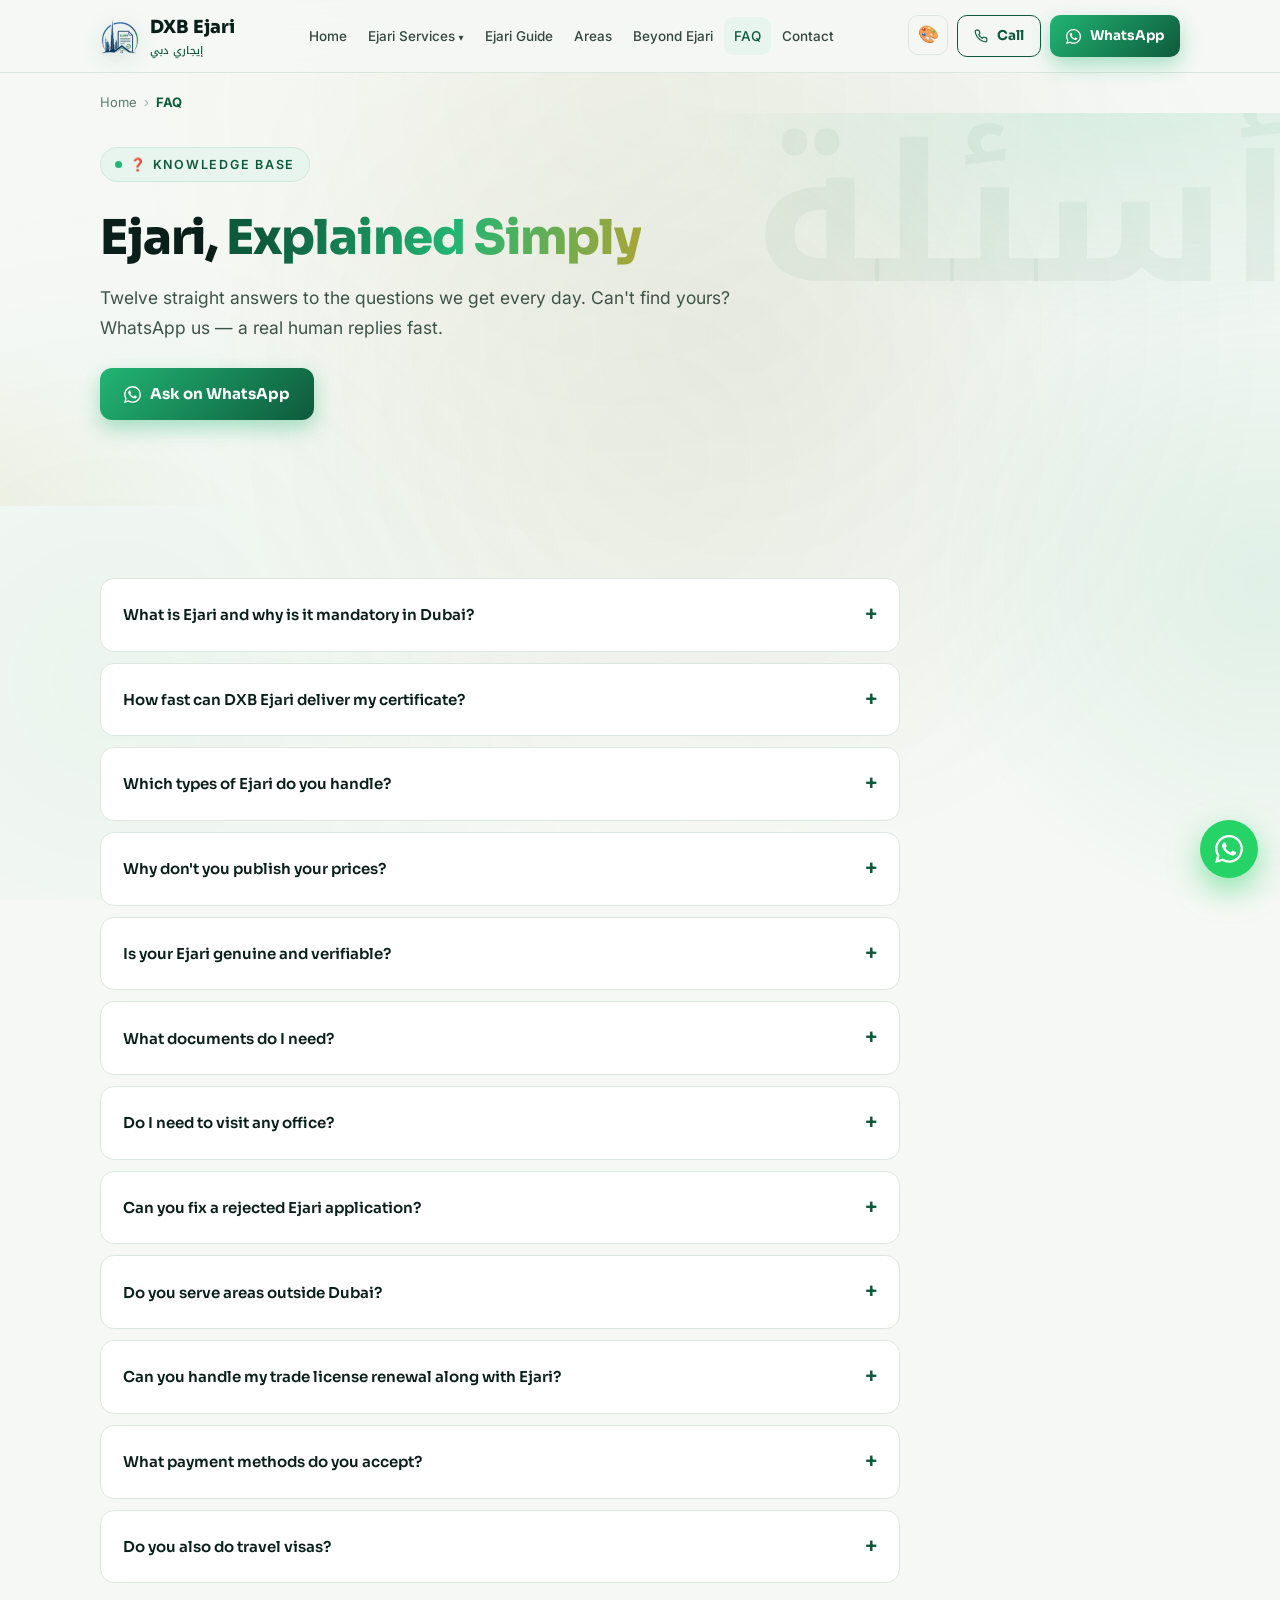
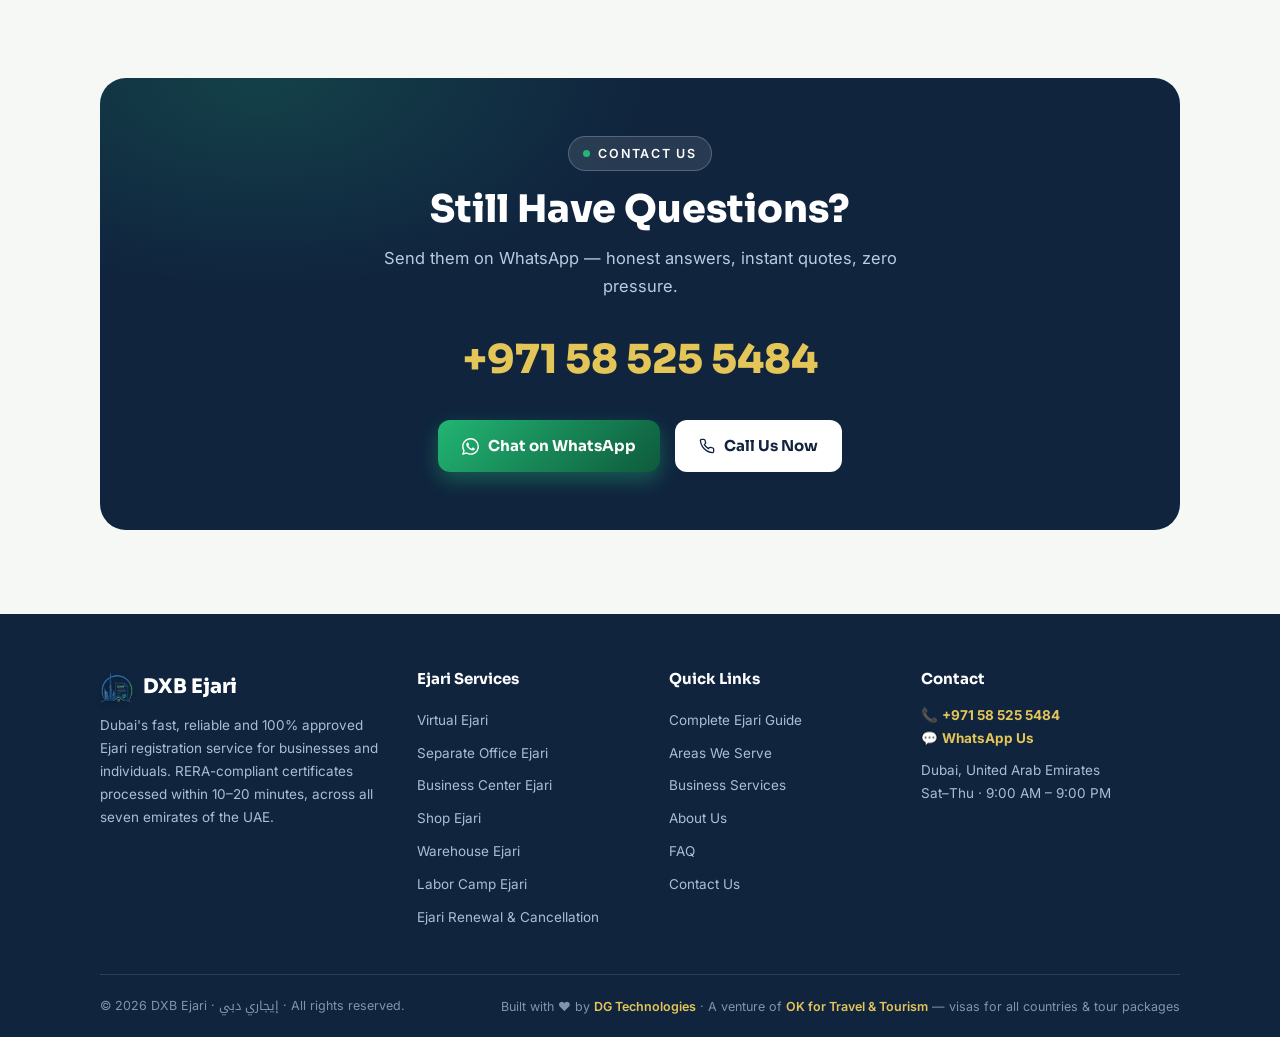
<file: faq.html>
<!DOCTYPE html>
<html lang="en">
<head>
<meta charset="UTF-8">
<meta name="viewport" content="width=device-width, initial-scale=1.0">
<title>Ejari FAQ — Everything About Ejari Registration in Dubai | DXB Ejari</title>
<meta name="description" content="Answers to the most common Ejari questions: what it is, documents needed, 10–20 minute processing, renewals, rejections and UAE-wide coverage. WhatsApp +971 58 525 5484.">
<meta name="robots" content="index, follow, max-image-preview:large">
<meta name="author" content="DXB Ejari">
<meta name="geo.region" content="AE-DU">
<meta name="geo.placename" content="Dubai">
<link rel="canonical" href="https://dxbejari.com/faq.html">
<meta property="og:type" content="website">
<meta property="og:url" content="https://dxbejari.com/faq.html">
<meta property="og:title" content="Ejari FAQ — Everything About Ejari Registration in Dubai | DXB Ejari">
<meta property="og:description" content="Answers to the most common Ejari questions: what it is, documents needed, 10–20 minute processing, renewals, rejections and UAE-wide coverage. WhatsApp +971 58 525 5484.">
<meta property="og:site_name" content="DXB Ejari">
<meta property="og:locale" content="en_AE">
<meta property="og:image" content="https://dxbejari.com/og-image.jpg">
<meta property="og:image:secure_url" content="https://dxbejari.com/og-image.jpg">
<meta property="og:image:width" content="1200">
<meta property="og:image:height" content="630">
<meta property="og:image:type" content="image/jpeg">
<meta property="og:image:alt" content="Ejari FAQ — Everything About Ejari Registration in Dubai | DXB Ejari">
<link rel="image_src" href="https://dxbejari.com/og-image.jpg">
<meta name="twitter:card" content="summary_large_image">
<meta name="twitter:title" content="Ejari FAQ — Everything About Ejari Registration in Dubai | DXB Ejari">
<meta name="twitter:description" content="Answers to the most common Ejari questions: what it is, documents needed, 10–20 minute processing, renewals, rejections and UAE-wide coverage. WhatsApp +971 58 525 5484.">
<meta name="twitter:image" content="https://dxbejari.com/og-image.jpg">
<meta name="theme-color" content="#0E5A3C">
<meta name="format-detection" content="telephone=yes">
<meta name="mobile-web-app-capable" content="yes">
<meta name="apple-mobile-web-app-status-bar-style" content="default">
<script>(function(){try{var d=document.documentElement,t=localStorage.getItem("dxb-theme")||(matchMedia("(prefers-color-scheme: dark)").matches?"dark":"light");d.dataset.theme=t;var a=localStorage.getItem("dxb-accent");if(a)d.dataset.accent=a}catch(e){}})();</script>
<link rel="icon" type="image/png" sizes="512x512" href="favicon-512.png">
<link rel="icon" type="image/png" sizes="32x32" href="favicon-32.png">
<link rel="icon" type="image/png" sizes="16x16" href="favicon-16.png">
<link rel="apple-touch-icon" sizes="180x180" href="favicon-180.png">
<link rel="preconnect" href="https://fonts.googleapis.com">
<link rel="preconnect" href="https://fonts.gstatic.com" crossorigin>
<link href="https://fonts.googleapis.com/css2?family=Sora:wght@400;600;700;800&family=Inter:wght@400;500;600&family=Noto+Kufi+Arabic:wght@500;700&display=swap" rel="stylesheet">
<link rel="stylesheet" href="style.css">
<script type="application/ld+json">{"@context": "https://schema.org", "@type": "ProfessionalService", "name": "DXB Ejari", "url": "https://dxbejari.com/", "telephone": "+971585255484", "description": "Ejari registration and renewal services across Dubai and all UAE emirates — virtual office, business center, shop, warehouse and labor camp Ejari with certificates issued within 10–20 minutes.", "areaServed": [{"@type": "Country", "name": "United Arab Emirates"}, {"@type": "City", "name": "Dubai"}], "address": {"@type": "PostalAddress", "addressLocality": "Dubai", "addressCountry": "AE"}, "priceRange": "AED", "openingHours": "Sa-Th 09:00-21:00", "sameAs": ["https://wa.me/971585255484", "https://oktravel.ae", "https://dgtechnology.online"], "parentOrganization": {"@type": "Organization", "name": "OK for Travel and Tourism", "url": "https://oktravel.ae"}}</script>
<script type="application/ld+json">{"@context": "https://schema.org", "@type": "BreadcrumbList", "itemListElement": [{"@type": "ListItem", "position": 1, "name": "Home", "item": "https://dxbejari.com/index.html"}, {"@type": "ListItem", "position": 2, "name": "FAQ", "item": "https://dxbejari.com/faq.html"}]}</script>
<script type="application/ld+json">{"@context": "https://schema.org", "@type": "FAQPage", "mainEntity": [{"@type": "Question", "name": "What is Ejari and why is it mandatory in Dubai?", "acceptedAnswer": {"@type": "Answer", "text": "Ejari (Arabic for 'my rent') is Dubai's official tenancy registration system operated under RERA. Every tenancy contract — residential or commercial — must be registered. Without a valid Ejari you cannot issue or renew a trade license, connect DEWA, process most visas, or complete many government transactions."}}, {"@type": "Question", "name": "How fast can DXB Ejari deliver my certificate?", "acceptedAnswer": {"@type": "Answer", "text": "In most cases, within 10–20 minutes. Send complete documents on WhatsApp at +971 58 525 5484 and your approved, verifiable certificate typically lands before the chat goes quiet."}}, {"@type": "Question", "name": "Which types of Ejari do you handle?", "acceptedAnswer": {"@type": "Answer", "text": "All of them: virtual Ejari, business center Ejari, separate office Ejari, shop/retail Ejari, warehouse/industrial Ejari, labor camp/staff accommodation Ejari — plus renewals and cancellations for every type."}}, {"@type": "Question", "name": "Why don't you publish your prices?", "acceptedAnswer": {"@type": "Answer", "text": "Because they are genuinely the most competitive in the market, and publishing them would just help competitors match us. Every visitor gets today's exact price on WhatsApp within minutes — no obligation, no spam, no hidden charges."}}, {"@type": "Question", "name": "Is your Ejari genuine and verifiable?", "acceptedAnswer": {"@type": "Answer", "text": "100%. Every certificate we issue goes through official RERA-approved channels and can be verified instantly in the Dubai REST app using the certificate number."}}, {"@type": "Question", "name": "What documents do I need?", "acceptedAnswer": {"@type": "Answer", "text": "It varies by type, but typically: tenancy contract, landlord's title deed copy, tenant's Emirates ID or passport, and trade license for commercial registrations. Send what you have on WhatsApp — we pre-check everything free."}}, {"@type": "Question", "name": "Do I need to visit any office?", "acceptedAnswer": {"@type": "Answer", "text": "Never. The entire process — documents, payment, certificate delivery — happens on WhatsApp. Clients register Ejari with us from abroad routinely."}}, {"@type": "Question", "name": "Can you fix a rejected Ejari application?", "acceptedAnswer": {"@type": "Answer", "text": "Yes, and it is one of our specialties. Most rejections come from usage-type errors, mismatched premise numbers or landlord documentation issues — send us the rejection details and we will resolve it."}}, {"@type": "Question", "name": "Do you serve areas outside Dubai?", "acceptedAnswer": {"@type": "Answer", "text": "Yes — all seven emirates. Tawtheeq in Abu Dhabi and Al Ain, municipality tenancy attestation in Sharjah, Ajman, RAK, Fujairah and UAQ, plus business setup and PRO services nationwide."}}, {"@type": "Question", "name": "Can you handle my trade license renewal along with Ejari?", "acceptedAnswer": {"@type": "Answer", "text": "Yes — bundling both is our most popular package and saves you both time and money. One WhatsApp message covers everything."}}, {"@type": "Question", "name": "What payment methods do you accept?", "acceptedAnswer": {"@type": "Answer", "text": "We will confirm current payment options (bank transfer, cash, online) on WhatsApp when you receive your quote."}}, {"@type": "Question", "name": "Do you also do travel visas?", "acceptedAnswer": {"@type": "Answer", "text": "Yes — through our parent company OK for Travel & Tourism (oktravel.ae): visit visas for all countries, Schengen/UK/US/Canada applications, Umrah packages, flights and hotels."}}]}</script>
</head>
<body><header>
  <div class="wrap nav">
    <a class="logo" href="index.html" aria-label="DXB Ejari home">
      <img class="logo-mark" src="logo-mark.png" alt="DXB Ejari logo" width="40" height="40">
      <span>DXB Ejari<small class="ar">إيجاري دبي</small></span>
    </a>
    <button class="menu-btn" aria-label="Open menu" onclick="document.querySelector('.nav-links').classList.toggle('open')">☰</button>
    <nav class="nav-links" aria-label="Main">
      <a href="index.html">Home</a>
      <span class="dd"><a href="virtual-ejari.html">Ejari Services</a>
        <span class="dd-menu"><a href="virtual-ejari.html">Virtual Ejari</a><a href="separate-office-ejari.html">Separate Office Ejari</a><a href="business-center-ejari.html">Business Center Ejari</a><a href="shop-ejari.html">Shop Ejari</a><a href="warehouse-ejari.html">Warehouse Ejari</a><a href="labor-camp-ejari.html">Labor Camp Ejari</a><a href="ejari-renewal.html">Ejari Renewal & Cancellation</a></span>
      </span>
      <a href="services.html">Ejari Guide</a>
      <a href="areas-we-serve.html">Areas</a>
      <a href="business-services.html">Beyond Ejari</a>
      <a href="faq.html" class="on">FAQ</a>
      <a href="contact.html">Contact</a>
    </nav>
    <div class="nav-cta">
      <span class="fx">
        <button class="fx-fab" aria-label="Appearance settings" onclick="this.parentElement.classList.toggle('open')">🎨</button>
        <div class="fx-panel">
          <h5>Theme</h5>
          <div class="fx-row">
            <button data-theme-set="light">☀️ Light</button>
            <button data-theme-set="dark">🌙 Dark</button>
          </div>
          <h5>Color</h5>
          <div class="fx-row fx-swatches">
            <button data-accent-set="emerald" style="--sw:#22B573" aria-label="Emerald"></button>
            <button data-accent-set="ocean" style="--sw:#2B9DE8" aria-label="Ocean"></button>
            <button data-accent-set="violet" style="--sw:#8B5CF6" aria-label="Violet"></button>
            <button data-accent-set="crimson" style="--sw:#E8536F" aria-label="Crimson"></button>
            <button data-accent-set="amber" style="--sw:#F0A32B" aria-label="Amber"></button>
          </div>
          <h5>Live Background</h5>
          <div class="fx-row">
            <button data-bg="off">Off</button>
            <button data-bg="aurora">Aurora</button>
            <button data-bg="net">Network</button>
            <button data-bg="fireflies">Fireflies</button>
          </div>
        </div>
      </span>
      <a class="btn btn-ghost btn-sm" href="tel:+971585255484"><svg width="14" height="14" viewBox="0 0 24 24" fill="none" stroke="currentColor" stroke-width="2"><path d="M22 16.92v3a2 2 0 0 1-2.18 2 19.79 19.79 0 0 1-8.63-3.07 19.5 19.5 0 0 1-6-6 19.79 19.79 0 0 1-3.07-8.67A2 2 0 0 1 4.11 2h3a2 2 0 0 1 2 1.72c.127.96.361 1.903.7 2.81a2 2 0 0 1-.45 2.11L8.09 9.91a16 16 0 0 0 6 6l1.27-1.27a2 2 0 0 1 2.11-.45c.907.339 1.85.573 2.81.7A2 2 0 0 1 22 16.92z"/></svg> Call</a>
      <a class="btn btn-green btn-sm nav-wa" href="https://wa.me/971585255484?text=Hi%2C%20I%20need%20Ejari%20services%20in%20Dubai" target="_blank" rel="noopener" aria-label="Chat on WhatsApp"><svg width="15" height="15" viewBox="0 0 24 24" fill="currentColor"><path d="M17.472 14.382c-.297-.149-1.758-.867-2.03-.967-.273-.099-.471-.148-.67.15-.197.297-.767.966-.94 1.164-.173.199-.347.223-.644.075-.297-.15-1.255-.463-2.39-1.475-.883-.788-1.48-1.761-1.653-2.059-.173-.297-.018-.458.13-.606.134-.133.297-.347.446-.52.149-.174.198-.298.298-.497.099-.198.05-.371-.025-.52-.075-.149-.669-1.612-.916-2.207-.242-.579-.487-.5-.669-.51l-.57-.01c-.198 0-.52.074-.792.372-.272.297-1.04 1.016-1.04 2.479 0 1.462 1.065 2.875 1.213 3.074.149.198 2.096 3.2 5.077 4.487.709.306 1.262.489 1.694.625.712.227 1.36.195 1.871.118.571-.085 1.758-.719 2.006-1.413.248-.694.248-1.289.173-1.413-.074-.124-.272-.198-.57-.347m-5.421 7.403h-.004a9.87 9.87 0 0 1-5.031-1.378l-.361-.214-3.741.982.998-3.648-.235-.374a9.86 9.86 0 0 1-1.51-5.26c.001-5.45 4.436-9.884 9.888-9.884 2.64 0 5.122 1.03 6.988 2.898a9.825 9.825 0 0 1 2.893 6.994c-.003 5.45-4.437 9.884-9.885 9.884m8.413-18.297A11.815 11.815 0 0 0 12.05 0C5.495 0 .16 5.335.157 11.892c0 2.096.547 4.142 1.588 5.945L.057 24l6.305-1.654a11.882 11.882 0 0 0 5.683 1.448h.005c6.554 0 11.89-5.335 11.893-11.893a11.821 11.821 0 0 0-3.48-8.413Z"/></svg> <span class="btn-label">WhatsApp</span></a>
    </div>
  </div>
</header><div class="wrap crumbs"><a href="index.html">Home</a><span>›</span><b style="color:var(--emerald)">FAQ</b></div>
<section class="phero" style="padding-top:34px">
  <div class="ar-mark ar" aria-hidden="true">أسئلة</div>
  <div class="wrap">
    <span class="eyebrow">❓ Knowledge Base</span>
    <h1>Ejari, <span class="grad">Explained Simply</span></h1>
    <p class="lead">Twelve straight answers to the questions we get every day. Can't find yours? WhatsApp us — a real human replies fast.</p>
    <div class="hero-ctas">
      <a class="btn btn-green" href="https://wa.me/971585255484?text=I%20have%20a%20question%20about%20Ejari" target="_blank" rel="noopener"><svg width="17" height="17" viewBox="0 0 24 24" fill="currentColor"><path d="M17.472 14.382c-.297-.149-1.758-.867-2.03-.967-.273-.099-.471-.148-.67.15-.197.297-.767.966-.94 1.164-.173.199-.347.223-.644.075-.297-.15-1.255-.463-2.39-1.475-.883-.788-1.48-1.761-1.653-2.059-.173-.297-.018-.458.13-.606.134-.133.297-.347.446-.52.149-.174.198-.298.298-.497.099-.198.05-.371-.025-.52-.075-.149-.669-1.612-.916-2.207-.242-.579-.487-.5-.669-.51l-.57-.01c-.198 0-.52.074-.792.372-.272.297-1.04 1.016-1.04 2.479 0 1.462 1.065 2.875 1.213 3.074.149.198 2.096 3.2 5.077 4.487.709.306 1.262.489 1.694.625.712.227 1.36.195 1.871.118.571-.085 1.758-.719 2.006-1.413.248-.694.248-1.289.173-1.413-.074-.124-.272-.198-.57-.347m-5.421 7.403h-.004a9.87 9.87 0 0 1-5.031-1.378l-.361-.214-3.741.982.998-3.648-.235-.374a9.86 9.86 0 0 1-1.51-5.26c.001-5.45 4.436-9.884 9.888-9.884 2.64 0 5.122 1.03 6.988 2.898a9.825 9.825 0 0 1 2.893 6.994c-.003 5.45-4.437 9.884-9.885 9.884m8.413-18.297A11.815 11.815 0 0 0 12.05 0C5.495 0 .16 5.335.157 11.892c0 2.096.547 4.142 1.588 5.945L.057 24l6.305-1.654a11.882 11.882 0 0 0 5.683 1.448h.005c6.554 0 11.89-5.335 11.893-11.893a11.821 11.821 0 0 0-3.48-8.413Z"/></svg> Ask on WhatsApp</a>
    </div>
  </div>
</section>
<section style="padding-top:40px">
  <div class="wrap">
    <div class="faq"><details class="rv"><summary>What is Ejari and why is it mandatory in Dubai?</summary><div class="a">Ejari (Arabic for 'my rent') is Dubai's official tenancy registration system operated under RERA. Every tenancy contract — residential or commercial — must be registered. Without a valid Ejari you cannot issue or renew a trade license, connect DEWA, process most visas, or complete many government transactions.</div></details><details class="rv"><summary>How fast can DXB Ejari deliver my certificate?</summary><div class="a">In most cases, within 10–20 minutes. Send complete documents on WhatsApp at +971 58 525 5484 and your approved, verifiable certificate typically lands before the chat goes quiet.</div></details><details class="rv"><summary>Which types of Ejari do you handle?</summary><div class="a">All of them: virtual Ejari, business center Ejari, separate office Ejari, shop/retail Ejari, warehouse/industrial Ejari, labor camp/staff accommodation Ejari — plus renewals and cancellations for every type.</div></details><details class="rv"><summary>Why don't you publish your prices?</summary><div class="a">Because they are genuinely the most competitive in the market, and publishing them would just help competitors match us. Every visitor gets today's exact price on WhatsApp within minutes — no obligation, no spam, no hidden charges.</div></details><details class="rv"><summary>Is your Ejari genuine and verifiable?</summary><div class="a">100%. Every certificate we issue goes through official RERA-approved channels and can be verified instantly in the Dubai REST app using the certificate number.</div></details><details class="rv"><summary>What documents do I need?</summary><div class="a">It varies by type, but typically: tenancy contract, landlord's title deed copy, tenant's Emirates ID or passport, and trade license for commercial registrations. Send what you have on WhatsApp — we pre-check everything free.</div></details><details class="rv"><summary>Do I need to visit any office?</summary><div class="a">Never. The entire process — documents, payment, certificate delivery — happens on WhatsApp. Clients register Ejari with us from abroad routinely.</div></details><details class="rv"><summary>Can you fix a rejected Ejari application?</summary><div class="a">Yes, and it is one of our specialties. Most rejections come from usage-type errors, mismatched premise numbers or landlord documentation issues — send us the rejection details and we will resolve it.</div></details><details class="rv"><summary>Do you serve areas outside Dubai?</summary><div class="a">Yes — all seven emirates. Tawtheeq in Abu Dhabi and Al Ain, municipality tenancy attestation in Sharjah, Ajman, RAK, Fujairah and UAQ, plus business setup and PRO services nationwide.</div></details><details class="rv"><summary>Can you handle my trade license renewal along with Ejari?</summary><div class="a">Yes — bundling both is our most popular package and saves you both time and money. One WhatsApp message covers everything.</div></details><details class="rv"><summary>What payment methods do you accept?</summary><div class="a">We will confirm current payment options (bank transfer, cash, online) on WhatsApp when you receive your quote.</div></details><details class="rv"><summary>Do you also do travel visas?</summary><div class="a">Yes — through our parent company OK for Travel & Tourism (oktravel.ae): visit visas for all countries, Schengen/UK/US/Canada applications, Umrah packages, flights and hotels.</div></details></div>
  </div>
</section>
<section style="padding-top:20px"><div class="wrap"><div class="cta-band rv">
  <span class="eyebrow lt">Contact Us</span>
  <h2>Still Have Questions?</h2>
  <p>Send them on WhatsApp — honest answers, instant quotes, zero pressure.</p>
  <a class="phone-big" href="tel:+971585255484">+971 58 525 5484</a>
  <div class="cta-ctas">
    <a class="btn btn-green" href="https://wa.me/971585255484?text=I%20have%20a%20question%20about%20Ejari" target="_blank" rel="noopener"><svg width="17" height="17" viewBox="0 0 24 24" fill="currentColor"><path d="M17.472 14.382c-.297-.149-1.758-.867-2.03-.967-.273-.099-.471-.148-.67.15-.197.297-.767.966-.94 1.164-.173.199-.347.223-.644.075-.297-.15-1.255-.463-2.39-1.475-.883-.788-1.48-1.761-1.653-2.059-.173-.297-.018-.458.13-.606.134-.133.297-.347.446-.52.149-.174.198-.298.298-.497.099-.198.05-.371-.025-.52-.075-.149-.669-1.612-.916-2.207-.242-.579-.487-.5-.669-.51l-.57-.01c-.198 0-.52.074-.792.372-.272.297-1.04 1.016-1.04 2.479 0 1.462 1.065 2.875 1.213 3.074.149.198 2.096 3.2 5.077 4.487.709.306 1.262.489 1.694.625.712.227 1.36.195 1.871.118.571-.085 1.758-.719 2.006-1.413.248-.694.248-1.289.173-1.413-.074-.124-.272-.198-.57-.347m-5.421 7.403h-.004a9.87 9.87 0 0 1-5.031-1.378l-.361-.214-3.741.982.998-3.648-.235-.374a9.86 9.86 0 0 1-1.51-5.26c.001-5.45 4.436-9.884 9.888-9.884 2.64 0 5.122 1.03 6.988 2.898a9.825 9.825 0 0 1 2.893 6.994c-.003 5.45-4.437 9.884-9.885 9.884m8.413-18.297A11.815 11.815 0 0 0 12.05 0C5.495 0 .16 5.335.157 11.892c0 2.096.547 4.142 1.588 5.945L.057 24l6.305-1.654a11.882 11.882 0 0 0 5.683 1.448h.005c6.554 0 11.89-5.335 11.893-11.893a11.821 11.821 0 0 0-3.48-8.413Z"/></svg> Chat on WhatsApp</a>
    <a class="btn btn-white" href="tel:+971585255484"><svg width="16" height="16" viewBox="0 0 24 24" fill="none" stroke="currentColor" stroke-width="2"><path d="M22 16.92v3a2 2 0 0 1-2.18 2 19.79 19.79 0 0 1-8.63-3.07 19.5 19.5 0 0 1-6-6 19.79 19.79 0 0 1-3.07-8.67A2 2 0 0 1 4.11 2h3a2 2 0 0 1 2 1.72c.127.96.361 1.903.7 2.81a2 2 0 0 1-.45 2.11L8.09 9.91a16 16 0 0 0 6 6l1.27-1.27a2 2 0 0 1 2.11-.45c.907.339 1.85.573 2.81.7A2 2 0 0 1 22 16.92z"/></svg> Call Us Now</a>
  </div>
</div></div></section><footer>
  <div class="wrap">
    <div class="fgrid">
      <div>
        <div class="fbrand"><img class="logo-mark" src="logo-mark.png" alt="DXB Ejari logo" width="34" height="34"> DXB Ejari</div>
        <p>Dubai's fast, reliable and 100% approved Ejari registration service for businesses and individuals. RERA-compliant certificates processed within 10–20 minutes, across all seven emirates of the UAE.</p>
      </div>
      <div>
        <h4>Ejari Services</h4>
        <a href="virtual-ejari.html">Virtual Ejari</a><a href="separate-office-ejari.html">Separate Office Ejari</a><a href="business-center-ejari.html">Business Center Ejari</a><a href="shop-ejari.html">Shop Ejari</a><a href="warehouse-ejari.html">Warehouse Ejari</a><a href="labor-camp-ejari.html">Labor Camp Ejari</a><a href="ejari-renewal.html">Ejari Renewal & Cancellation</a>
      </div>
      <div>
        <h4>Quick Links</h4>
        <a href="services.html">Complete Ejari Guide</a>
        <a href="areas-we-serve.html">Areas We Serve</a>
        <a href="business-services.html">Business Services</a>
        <a href="about-us.html">About Us</a>
        <a href="faq.html">FAQ</a>
        <a href="contact.html">Contact Us</a>
      </div>
      <div>
        <h4>Contact</h4>
        <p style="margin-bottom:10px">📞 <a href="tel:+971585255484" style="color:var(--gold-2);font-weight:700">+971 58 525 5484</a><br>
        💬 <a href="https://wa.me/971585255484?text=Hi%2C%20I%20need%20Ejari%20services%20in%20Dubai" target="_blank" rel="noopener" style="color:var(--gold-2);font-weight:700">WhatsApp Us</a></p>
        <p>Dubai, United Arab Emirates<br>Sat–Thu · 9:00 AM – 9:00 PM</p>
      </div>
    </div>
    <div class="watermark">
      <span>© <span class="yr">2026</span> DXB Ejari · <span class="ar">إيجاري دبي</span> · All rights reserved.</span>
      <span>Built with ❤️ by <a href="https://dgtechnology.online" target="_blank" rel="noopener">DG Technologies</a> · A venture of <a href="https://oktravel.ae" target="_blank" rel="noopener">OK for Travel &amp; Tourism</a> — visas for all countries &amp; tour packages</span>
    </div>
  </div>
</footer>
<a class="wa-float" href="https://wa.me/971585255484?text=Hi%2C%20I%20need%20Ejari%20services%20in%20Dubai" target="_blank" rel="noopener" aria-label="Chat on WhatsApp"><svg width="28" height="28" viewBox="0 0 24 24" fill="currentColor"><path d="M17.472 14.382c-.297-.149-1.758-.867-2.03-.967-.273-.099-.471-.148-.67.15-.197.297-.767.966-.94 1.164-.173.199-.347.223-.644.075-.297-.15-1.255-.463-2.39-1.475-.883-.788-1.48-1.761-1.653-2.059-.173-.297-.018-.458.13-.606.134-.133.297-.347.446-.52.149-.174.198-.298.298-.497.099-.198.05-.371-.025-.52-.075-.149-.669-1.612-.916-2.207-.242-.579-.487-.5-.669-.51l-.57-.01c-.198 0-.52.074-.792.372-.272.297-1.04 1.016-1.04 2.479 0 1.462 1.065 2.875 1.213 3.074.149.198 2.096 3.2 5.077 4.487.709.306 1.262.489 1.694.625.712.227 1.36.195 1.871.118.571-.085 1.758-.719 2.006-1.413.248-.694.248-1.289.173-1.413-.074-.124-.272-.198-.57-.347m-5.421 7.403h-.004a9.87 9.87 0 0 1-5.031-1.378l-.361-.214-3.741.982.998-3.648-.235-.374a9.86 9.86 0 0 1-1.51-5.26c.001-5.45 4.436-9.884 9.888-9.884 2.64 0 5.122 1.03 6.988 2.898a9.825 9.825 0 0 1 2.893 6.994c-.003 5.45-4.437 9.884-9.885 9.884m8.413-18.297A11.815 11.815 0 0 0 12.05 0C5.495 0 .16 5.335.157 11.892c0 2.096.547 4.142 1.588 5.945L.057 24l6.305-1.654a11.882 11.882 0 0 0 5.683 1.448h.005c6.554 0 11.89-5.335 11.893-11.893a11.821 11.821 0 0 0-3.48-8.413Z"/></svg></a>
<script src="app.js" defer></script>
<script>
const io=new IntersectionObserver(es=>{es.forEach(e=>{if(e.isIntersecting){e.target.classList.add('on');io.unobserve(e.target)}})},{threshold:.1});
document.querySelectorAll('.rv').forEach(el=>io.observe(el));
document.querySelectorAll('.yr').forEach(el=>el.textContent=new Date().getFullYear());
</script>
</body>
</html>
</file>
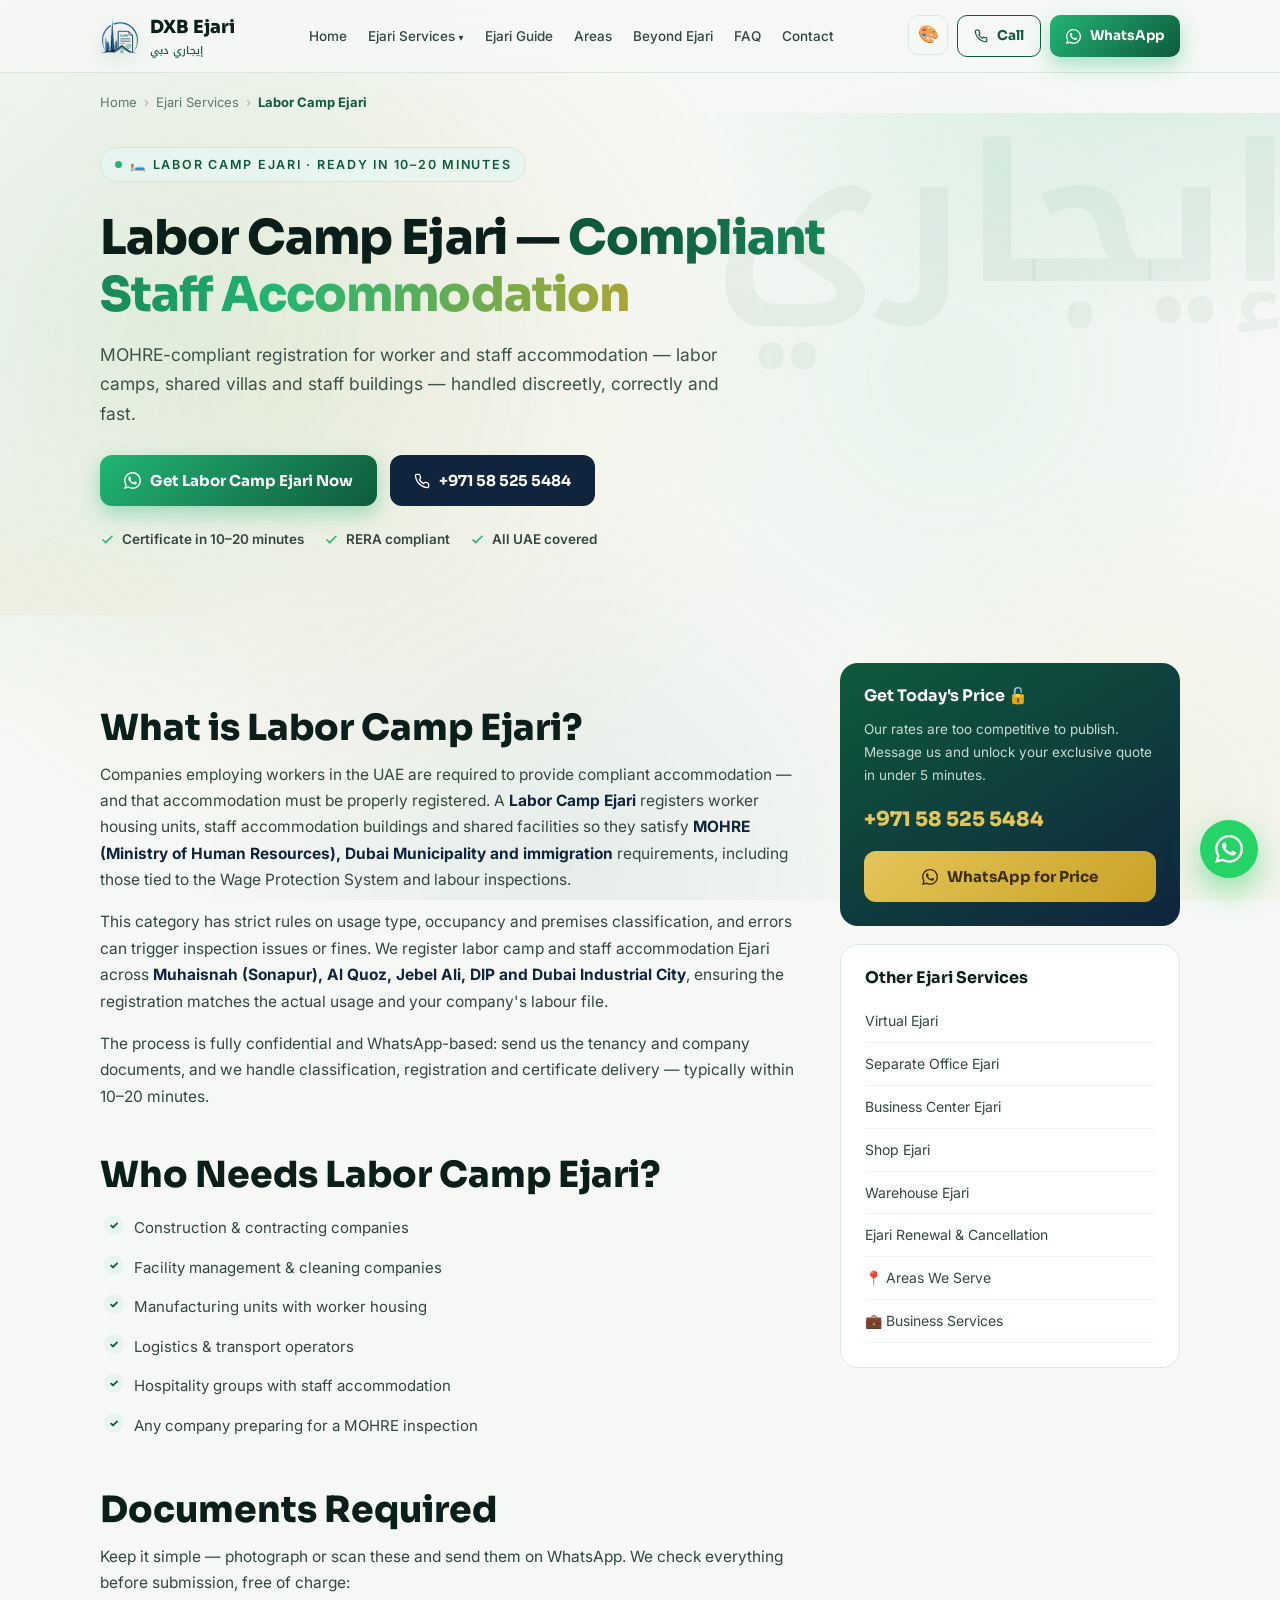
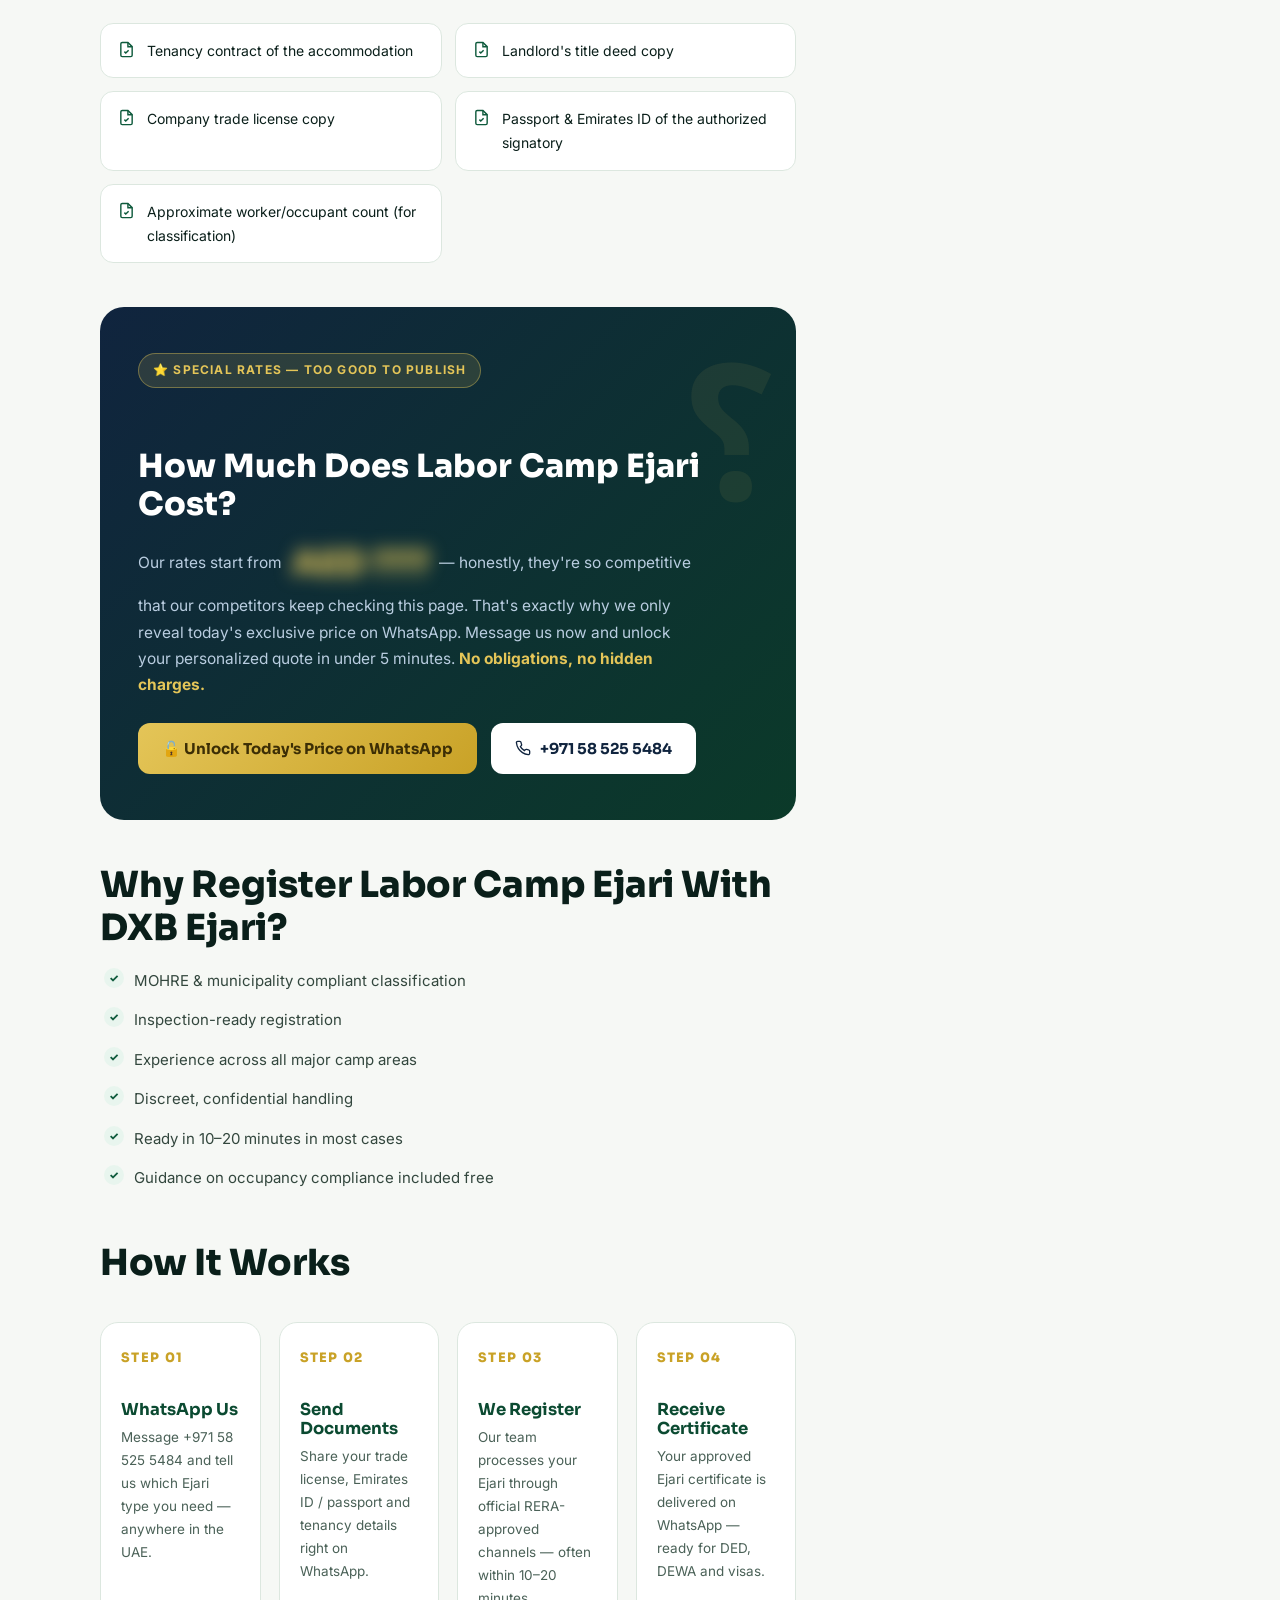
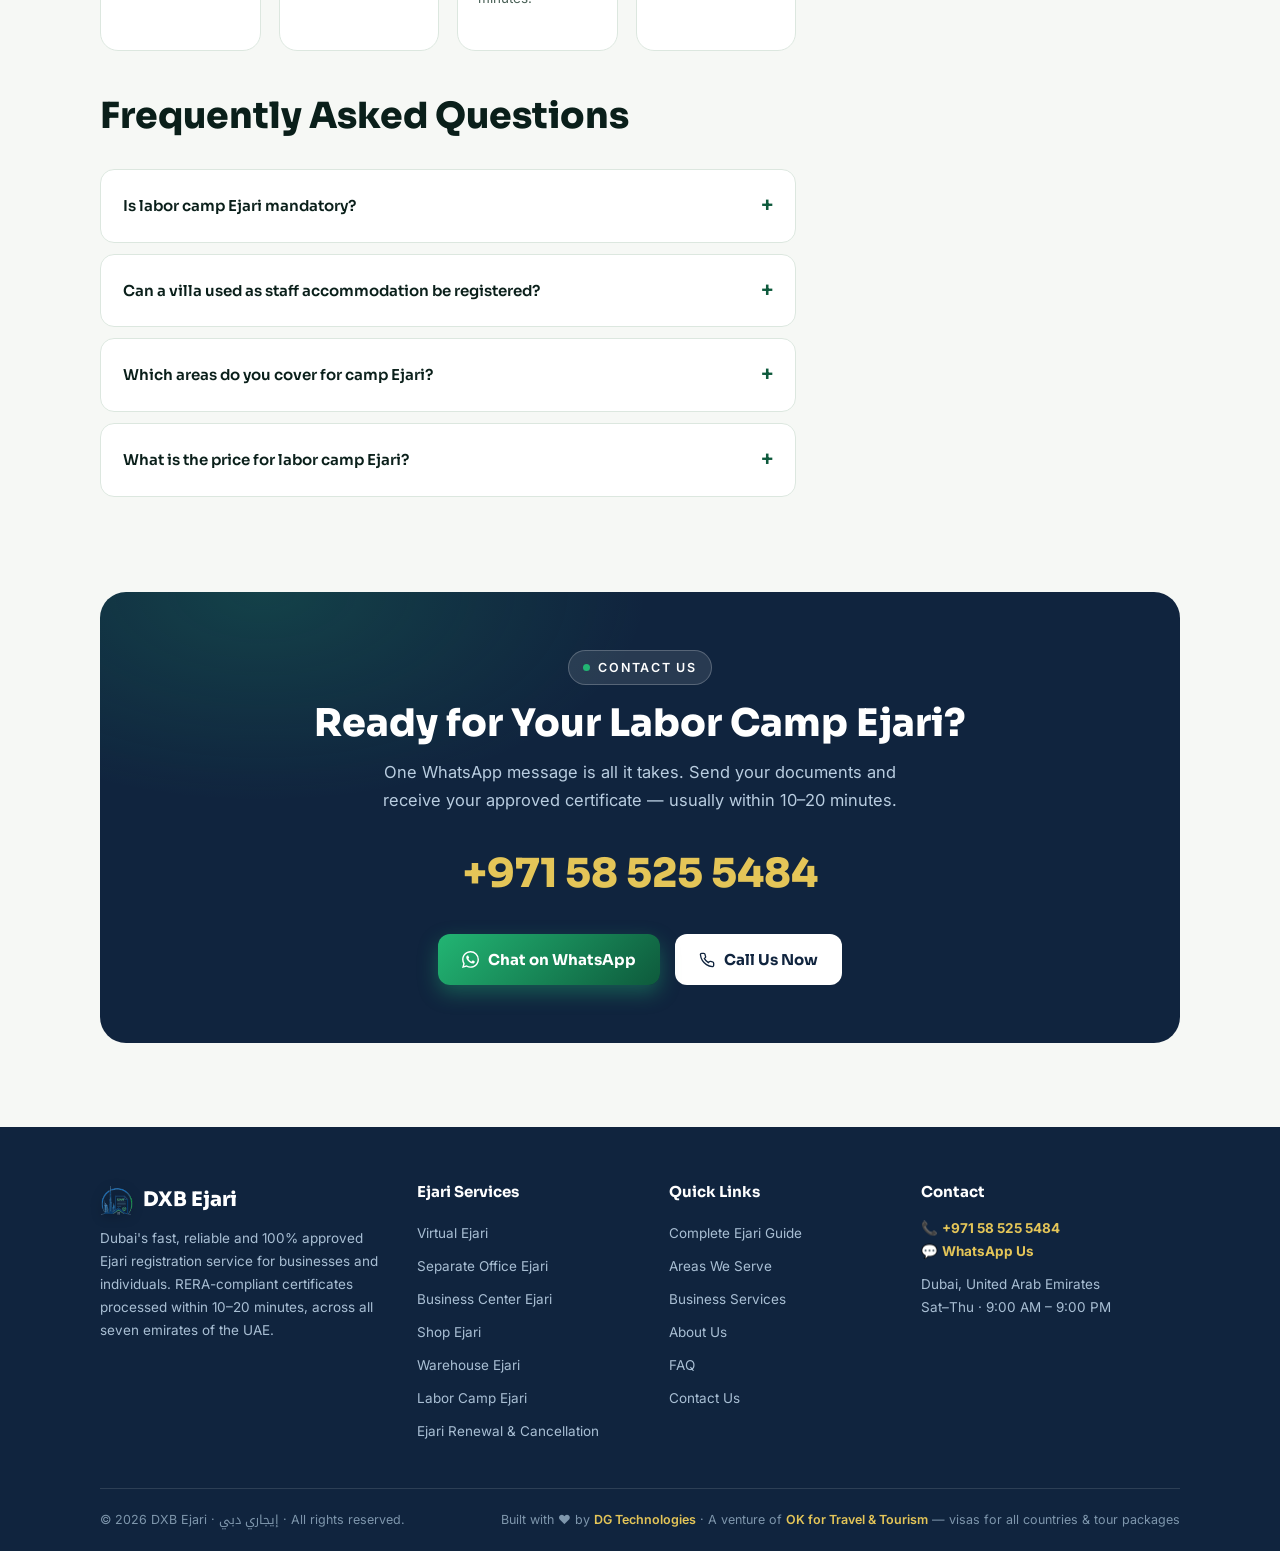
<file: labor-camp-ejari.html>
<!DOCTYPE html>
<html lang="en">
<head>
<meta charset="UTF-8">
<meta name="viewport" content="width=device-width, initial-scale=1.0">
<title>Labor Camp Ejari Dubai — Staff Accommodation Registration | DXB Ejari</title>
<meta name="description" content="Labor camp & staff accommodation Ejari in Dubai — MOHRE and municipality compliant registration for worker housing. Fast & confidential. WhatsApp +971 58 525 5484.">
<meta name="robots" content="index, follow, max-image-preview:large">
<meta name="author" content="DXB Ejari">
<meta name="geo.region" content="AE-DU">
<meta name="geo.placename" content="Dubai">
<link rel="canonical" href="https://dxbejari.com/labor-camp-ejari.html">
<meta property="og:type" content="website">
<meta property="og:url" content="https://dxbejari.com/labor-camp-ejari.html">
<meta property="og:title" content="Labor Camp Ejari Dubai — Staff Accommodation Registration | DXB Ejari">
<meta property="og:description" content="Labor camp & staff accommodation Ejari in Dubai — MOHRE and municipality compliant registration for worker housing. Fast & confidential. WhatsApp +971 58 525 5484.">
<meta property="og:site_name" content="DXB Ejari">
<meta property="og:locale" content="en_AE">
<meta property="og:image" content="https://dxbejari.com/og-image.jpg">
<meta property="og:image:secure_url" content="https://dxbejari.com/og-image.jpg">
<meta property="og:image:width" content="1200">
<meta property="og:image:height" content="630">
<meta property="og:image:type" content="image/jpeg">
<meta property="og:image:alt" content="Labor Camp Ejari Dubai — Staff Accommodation Registration | DXB Ejari">
<link rel="image_src" href="https://dxbejari.com/og-image.jpg">
<meta name="twitter:card" content="summary_large_image">
<meta name="twitter:title" content="Labor Camp Ejari Dubai — Staff Accommodation Registration | DXB Ejari">
<meta name="twitter:description" content="Labor camp & staff accommodation Ejari in Dubai — MOHRE and municipality compliant registration for worker housing. Fast & confidential. WhatsApp +971 58 525 5484.">
<meta name="twitter:image" content="https://dxbejari.com/og-image.jpg">
<meta name="theme-color" content="#0E5A3C">
<meta name="format-detection" content="telephone=yes">
<meta name="mobile-web-app-capable" content="yes">
<meta name="apple-mobile-web-app-status-bar-style" content="default">
<script>(function(){try{var d=document.documentElement,t=localStorage.getItem("dxb-theme")||(matchMedia("(prefers-color-scheme: dark)").matches?"dark":"light");d.dataset.theme=t;var a=localStorage.getItem("dxb-accent");if(a)d.dataset.accent=a}catch(e){}})();</script>
<link rel="icon" type="image/png" sizes="512x512" href="favicon-512.png">
<link rel="icon" type="image/png" sizes="32x32" href="favicon-32.png">
<link rel="icon" type="image/png" sizes="16x16" href="favicon-16.png">
<link rel="apple-touch-icon" sizes="180x180" href="favicon-180.png">
<link rel="preconnect" href="https://fonts.googleapis.com">
<link rel="preconnect" href="https://fonts.gstatic.com" crossorigin>
<link href="https://fonts.googleapis.com/css2?family=Sora:wght@400;600;700;800&family=Inter:wght@400;500;600&family=Noto+Kufi+Arabic:wght@500;700&display=swap" rel="stylesheet">
<link rel="stylesheet" href="style.css">
<script type="application/ld+json">{"@context": "https://schema.org", "@type": "ProfessionalService", "name": "DXB Ejari", "url": "https://dxbejari.com/", "telephone": "+971585255484", "description": "Ejari registration and renewal services across Dubai and all UAE emirates — virtual office, business center, shop, warehouse and labor camp Ejari with certificates issued within 10–20 minutes.", "areaServed": [{"@type": "Country", "name": "United Arab Emirates"}, {"@type": "City", "name": "Dubai"}], "address": {"@type": "PostalAddress", "addressLocality": "Dubai", "addressCountry": "AE"}, "priceRange": "AED", "openingHours": "Sa-Th 09:00-21:00", "sameAs": ["https://wa.me/971585255484", "https://oktravel.ae", "https://dgtechnology.online"], "parentOrganization": {"@type": "Organization", "name": "OK for Travel and Tourism", "url": "https://oktravel.ae"}}</script>
<script type="application/ld+json">{"@context": "https://schema.org", "@type": "Service", "name": "Labor Camp Ejari Dubai", "serviceType": "Labor Camp Ejari", "provider": {"@type": "ProfessionalService", "name": "DXB Ejari", "telephone": "+971585255484"}, "areaServed": {"@type": "Country", "name": "United Arab Emirates"}, "url": "https://dxbejari.com/labor-camp-ejari.html"}</script>
<script type="application/ld+json">{"@context": "https://schema.org", "@type": "BreadcrumbList", "itemListElement": [{"@type": "ListItem", "position": 1, "name": "Home", "item": "https://dxbejari.com/index.html"}, {"@type": "ListItem", "position": 2, "name": "Ejari Services", "item": "https://dxbejari.com/virtual-ejari.html"}, {"@type": "ListItem", "position": 3, "name": "Labor Camp Ejari", "item": "https://dxbejari.com/labor-camp-ejari.html"}]}</script>
<script type="application/ld+json">{"@context": "https://schema.org", "@type": "FAQPage", "mainEntity": [{"@type": "Question", "name": "Is labor camp Ejari mandatory?", "acceptedAnswer": {"@type": "Answer", "text": "Yes — worker accommodation must be properly registered to satisfy MOHRE, municipality and immigration requirements, and it is routinely checked during labour inspections."}}, {"@type": "Question", "name": "Can a villa used as staff accommodation be registered?", "acceptedAnswer": {"@type": "Answer", "text": "Shared villas used for staff housing have specific rules depending on the area and usage. Send us the details on WhatsApp and we will confirm the compliant path before you spend anything."}}, {"@type": "Question", "name": "Which areas do you cover for camp Ejari?", "acceptedAnswer": {"@type": "Answer", "text": "All major accommodation zones including Muhaisnah (Sonapur), Al Quoz, Jebel Ali, DIP and Dubai Industrial City — plus other emirates on request."}}, {"@type": "Question", "name": "What is the price for labor camp Ejari?", "acceptedAnswer": {"@type": "Answer", "text": "Pricing depends on the premises type, and our rates are kept confidential for competitive reasons. WhatsApp us for an instant quote — it takes two minutes."}}]}</script>
</head>
<body><header>
  <div class="wrap nav">
    <a class="logo" href="index.html" aria-label="DXB Ejari home">
      <img class="logo-mark" src="logo-mark.png" alt="DXB Ejari logo" width="40" height="40">
      <span>DXB Ejari<small class="ar">إيجاري دبي</small></span>
    </a>
    <button class="menu-btn" aria-label="Open menu" onclick="document.querySelector('.nav-links').classList.toggle('open')">☰</button>
    <nav class="nav-links" aria-label="Main">
      <a href="index.html">Home</a>
      <span class="dd"><a href="virtual-ejari.html" class="on">Ejari Services</a>
        <span class="dd-menu"><a href="virtual-ejari.html">Virtual Ejari</a><a href="separate-office-ejari.html">Separate Office Ejari</a><a href="business-center-ejari.html">Business Center Ejari</a><a href="shop-ejari.html">Shop Ejari</a><a href="warehouse-ejari.html">Warehouse Ejari</a><a href="labor-camp-ejari.html">Labor Camp Ejari</a><a href="ejari-renewal.html">Ejari Renewal & Cancellation</a></span>
      </span>
      <a href="services.html">Ejari Guide</a>
      <a href="areas-we-serve.html">Areas</a>
      <a href="business-services.html">Beyond Ejari</a>
      <a href="faq.html">FAQ</a>
      <a href="contact.html">Contact</a>
    </nav>
    <div class="nav-cta">
      <span class="fx">
        <button class="fx-fab" aria-label="Appearance settings" onclick="this.parentElement.classList.toggle('open')">🎨</button>
        <div class="fx-panel">
          <h5>Theme</h5>
          <div class="fx-row">
            <button data-theme-set="light">☀️ Light</button>
            <button data-theme-set="dark">🌙 Dark</button>
          </div>
          <h5>Color</h5>
          <div class="fx-row fx-swatches">
            <button data-accent-set="emerald" style="--sw:#22B573" aria-label="Emerald"></button>
            <button data-accent-set="ocean" style="--sw:#2B9DE8" aria-label="Ocean"></button>
            <button data-accent-set="violet" style="--sw:#8B5CF6" aria-label="Violet"></button>
            <button data-accent-set="crimson" style="--sw:#E8536F" aria-label="Crimson"></button>
            <button data-accent-set="amber" style="--sw:#F0A32B" aria-label="Amber"></button>
          </div>
          <h5>Live Background</h5>
          <div class="fx-row">
            <button data-bg="off">Off</button>
            <button data-bg="aurora">Aurora</button>
            <button data-bg="net">Network</button>
            <button data-bg="fireflies">Fireflies</button>
          </div>
        </div>
      </span>
      <a class="btn btn-ghost btn-sm" href="tel:+971585255484"><svg width="14" height="14" viewBox="0 0 24 24" fill="none" stroke="currentColor" stroke-width="2"><path d="M22 16.92v3a2 2 0 0 1-2.18 2 19.79 19.79 0 0 1-8.63-3.07 19.5 19.5 0 0 1-6-6 19.79 19.79 0 0 1-3.07-8.67A2 2 0 0 1 4.11 2h3a2 2 0 0 1 2 1.72c.127.96.361 1.903.7 2.81a2 2 0 0 1-.45 2.11L8.09 9.91a16 16 0 0 0 6 6l1.27-1.27a2 2 0 0 1 2.11-.45c.907.339 1.85.573 2.81.7A2 2 0 0 1 22 16.92z"/></svg> Call</a>
      <a class="btn btn-green btn-sm nav-wa" href="https://wa.me/971585255484?text=Hi%2C%20I%20need%20Ejari%20services%20in%20Dubai" target="_blank" rel="noopener" aria-label="Chat on WhatsApp"><svg width="15" height="15" viewBox="0 0 24 24" fill="currentColor"><path d="M17.472 14.382c-.297-.149-1.758-.867-2.03-.967-.273-.099-.471-.148-.67.15-.197.297-.767.966-.94 1.164-.173.199-.347.223-.644.075-.297-.15-1.255-.463-2.39-1.475-.883-.788-1.48-1.761-1.653-2.059-.173-.297-.018-.458.13-.606.134-.133.297-.347.446-.52.149-.174.198-.298.298-.497.099-.198.05-.371-.025-.52-.075-.149-.669-1.612-.916-2.207-.242-.579-.487-.5-.669-.51l-.57-.01c-.198 0-.52.074-.792.372-.272.297-1.04 1.016-1.04 2.479 0 1.462 1.065 2.875 1.213 3.074.149.198 2.096 3.2 5.077 4.487.709.306 1.262.489 1.694.625.712.227 1.36.195 1.871.118.571-.085 1.758-.719 2.006-1.413.248-.694.248-1.289.173-1.413-.074-.124-.272-.198-.57-.347m-5.421 7.403h-.004a9.87 9.87 0 0 1-5.031-1.378l-.361-.214-3.741.982.998-3.648-.235-.374a9.86 9.86 0 0 1-1.51-5.26c.001-5.45 4.436-9.884 9.888-9.884 2.64 0 5.122 1.03 6.988 2.898a9.825 9.825 0 0 1 2.893 6.994c-.003 5.45-4.437 9.884-9.885 9.884m8.413-18.297A11.815 11.815 0 0 0 12.05 0C5.495 0 .16 5.335.157 11.892c0 2.096.547 4.142 1.588 5.945L.057 24l6.305-1.654a11.882 11.882 0 0 0 5.683 1.448h.005c6.554 0 11.89-5.335 11.893-11.893a11.821 11.821 0 0 0-3.48-8.413Z"/></svg> <span class="btn-label">WhatsApp</span></a>
    </div>
  </div>
</header><div class="wrap crumbs"><a href="index.html">Home</a><span>›</span><a href="virtual-ejari.html">Ejari Services</a><span>›</span><b style="color:var(--emerald)">Labor Camp Ejari</b></div>
<section class="phero" style="padding-top:34px">
  <div class="ar-mark ar" aria-hidden="true">إيجاري</div>
  <div class="wrap">
    <span class="eyebrow">🛏️ Labor Camp Ejari · Ready in 10–20 Minutes</span>
    <h1>Labor Camp Ejari — <span class="grad">Compliant Staff Accommodation</span></h1>
    <p class="lead">MOHRE-compliant registration for worker and staff accommodation — labor camps, shared villas and staff buildings — handled discreetly, correctly and fast.</p>
    <div class="hero-ctas">
      <a class="btn btn-green" href="https://wa.me/971585255484?text=I%20need%20Labor%20Camp%20Ejari%20in%20Dubai" target="_blank" rel="noopener"><svg width="17" height="17" viewBox="0 0 24 24" fill="currentColor"><path d="M17.472 14.382c-.297-.149-1.758-.867-2.03-.967-.273-.099-.471-.148-.67.15-.197.297-.767.966-.94 1.164-.173.199-.347.223-.644.075-.297-.15-1.255-.463-2.39-1.475-.883-.788-1.48-1.761-1.653-2.059-.173-.297-.018-.458.13-.606.134-.133.297-.347.446-.52.149-.174.198-.298.298-.497.099-.198.05-.371-.025-.52-.075-.149-.669-1.612-.916-2.207-.242-.579-.487-.5-.669-.51l-.57-.01c-.198 0-.52.074-.792.372-.272.297-1.04 1.016-1.04 2.479 0 1.462 1.065 2.875 1.213 3.074.149.198 2.096 3.2 5.077 4.487.709.306 1.262.489 1.694.625.712.227 1.36.195 1.871.118.571-.085 1.758-.719 2.006-1.413.248-.694.248-1.289.173-1.413-.074-.124-.272-.198-.57-.347m-5.421 7.403h-.004a9.87 9.87 0 0 1-5.031-1.378l-.361-.214-3.741.982.998-3.648-.235-.374a9.86 9.86 0 0 1-1.51-5.26c.001-5.45 4.436-9.884 9.888-9.884 2.64 0 5.122 1.03 6.988 2.898a9.825 9.825 0 0 1 2.893 6.994c-.003 5.45-4.437 9.884-9.885 9.884m8.413-18.297A11.815 11.815 0 0 0 12.05 0C5.495 0 .16 5.335.157 11.892c0 2.096.547 4.142 1.588 5.945L.057 24l6.305-1.654a11.882 11.882 0 0 0 5.683 1.448h.005c6.554 0 11.89-5.335 11.893-11.893a11.821 11.821 0 0 0-3.48-8.413Z"/></svg> Get Labor Camp Ejari Now</a>
      <a class="btn btn-dark" href="tel:+971585255484"><svg width="16" height="16" viewBox="0 0 24 24" fill="none" stroke="currentColor" stroke-width="2"><path d="M22 16.92v3a2 2 0 0 1-2.18 2 19.79 19.79 0 0 1-8.63-3.07 19.5 19.5 0 0 1-6-6 19.79 19.79 0 0 1-3.07-8.67A2 2 0 0 1 4.11 2h3a2 2 0 0 1 2 1.72c.127.96.361 1.903.7 2.81a2 2 0 0 1-.45 2.11L8.09 9.91a16 16 0 0 0 6 6l1.27-1.27a2 2 0 0 1 2.11-.45c.907.339 1.85.573 2.81.7A2 2 0 0 1 22 16.92z"/></svg> +971 58 525 5484</a>
    </div>
    <div class="hero-points">
      <span><svg width="15" height="15" viewBox="0 0 24 24" fill="none" stroke="currentColor" stroke-width="2.4"><path d="M20 6 9 17l-5-5"/></svg> Certificate in 10–20 minutes</span><span><svg width="15" height="15" viewBox="0 0 24 24" fill="none" stroke="currentColor" stroke-width="2.4"><path d="M20 6 9 17l-5-5"/></svg> RERA compliant</span><span><svg width="15" height="15" viewBox="0 0 24 24" fill="none" stroke="currentColor" stroke-width="2.4"><path d="M20 6 9 17l-5-5"/></svg> All UAE covered</span>
    </div>
  </div>
</section>

<section style="padding-top:48px">
  <div class="wrap twocol">
    <article class="prose">
      <h2>What is Labor Camp Ejari?</h2>
      <p>Companies employing workers in the UAE are required to provide compliant accommodation — and that accommodation must be properly registered. A <strong>Labor Camp Ejari</strong> registers worker housing units, staff accommodation buildings and shared facilities so they satisfy <strong>MOHRE (Ministry of Human Resources), Dubai Municipality and immigration</strong> requirements, including those tied to the Wage Protection System and labour inspections.</p><p>This category has strict rules on usage type, occupancy and premises classification, and errors can trigger inspection issues or fines. We register labor camp and staff accommodation Ejari across <strong>Muhaisnah (Sonapur), Al Quoz, Jebel Ali, DIP and Dubai Industrial City</strong>, ensuring the registration matches the actual usage and your company's labour file.</p><p>The process is fully confidential and WhatsApp-based: send us the tenancy and company documents, and we handle classification, registration and certificate delivery — typically within 10–20 minutes.</p>
      <h2>Who Needs Labor Camp Ejari?</h2>
      <ul><li>Construction & contracting companies</li><li>Facility management & cleaning companies</li><li>Manufacturing units with worker housing</li><li>Logistics & transport operators</li><li>Hospitality groups with staff accommodation</li><li>Any company preparing for a MOHRE inspection</li></ul>
      <h2>Documents Required</h2>
      <p>Keep it simple — photograph or scan these and send them on WhatsApp. We check everything before submission, free of charge:</p>
      <div class="docs"><div class="doc rv"><svg width="17" height="17" viewBox="0 0 24 24" fill="none" stroke="currentColor" stroke-width="2"><path d="M14 2H6a2 2 0 0 0-2 2v16a2 2 0 0 0 2 2h12a2 2 0 0 0 2-2V8z"/><path d="M14 2v6h6M9 15l2 2 4-4"/></svg><span>Tenancy contract of the accommodation</span></div><div class="doc rv"><svg width="17" height="17" viewBox="0 0 24 24" fill="none" stroke="currentColor" stroke-width="2"><path d="M14 2H6a2 2 0 0 0-2 2v16a2 2 0 0 0 2 2h12a2 2 0 0 0 2-2V8z"/><path d="M14 2v6h6M9 15l2 2 4-4"/></svg><span>Landlord's title deed copy</span></div><div class="doc rv"><svg width="17" height="17" viewBox="0 0 24 24" fill="none" stroke="currentColor" stroke-width="2"><path d="M14 2H6a2 2 0 0 0-2 2v16a2 2 0 0 0 2 2h12a2 2 0 0 0 2-2V8z"/><path d="M14 2v6h6M9 15l2 2 4-4"/></svg><span>Company trade license copy</span></div><div class="doc rv"><svg width="17" height="17" viewBox="0 0 24 24" fill="none" stroke="currentColor" stroke-width="2"><path d="M14 2H6a2 2 0 0 0-2 2v16a2 2 0 0 0 2 2h12a2 2 0 0 0 2-2V8z"/><path d="M14 2v6h6M9 15l2 2 4-4"/></svg><span>Passport & Emirates ID of the authorized signatory</span></div><div class="doc rv"><svg width="17" height="17" viewBox="0 0 24 24" fill="none" stroke="currentColor" stroke-width="2"><path d="M14 2H6a2 2 0 0 0-2 2v16a2 2 0 0 0 2 2h12a2 2 0 0 0 2-2V8z"/><path d="M14 2v6h6M9 15l2 2 4-4"/></svg><span>Approximate worker/occupant count (for classification)</span></div></div>
      <div class="mystery rv">
  <span class="tag">⭐ Special Rates — Too Good To Publish</span>
  <h2>How Much Does Labor Camp Ejari Cost?</h2>
  <p>Our rates start from <span class="blur-price">AED ???</span> — honestly, they're so competitive that our competitors keep checking this page. That's exactly why we only reveal today's exclusive price on WhatsApp. Message us now and unlock your personalized quote in under 5 minutes. <strong style="color:var(--gold-2)">No obligations, no hidden charges.</strong></p>
  <div style="display:flex;gap:14px;flex-wrap:wrap">
    <a class="btn btn-gold" href="https://wa.me/971585255484?text=What%20is%20the%20price%20of%20Labor%20Camp%20Ejari?" target="_blank" rel="noopener">🔓 Unlock Today's Price on WhatsApp</a>
    <a class="btn btn-white" href="tel:+971585255484"><svg width="16" height="16" viewBox="0 0 24 24" fill="none" stroke="currentColor" stroke-width="2"><path d="M22 16.92v3a2 2 0 0 1-2.18 2 19.79 19.79 0 0 1-8.63-3.07 19.5 19.5 0 0 1-6-6 19.79 19.79 0 0 1-3.07-8.67A2 2 0 0 1 4.11 2h3a2 2 0 0 1 2 1.72c.127.96.361 1.903.7 2.81a2 2 0 0 1-.45 2.11L8.09 9.91a16 16 0 0 0 6 6l1.27-1.27a2 2 0 0 1 2.11-.45c.907.339 1.85.573 2.81.7A2 2 0 0 1 22 16.92z"/></svg> +971 58 525 5484</a>
  </div>
</div>
      <h2>Why Register Labor Camp Ejari With DXB Ejari?</h2>
      <ul><li>MOHRE & municipality compliant classification</li><li>Inspection-ready registration</li><li>Experience across all major camp areas</li><li>Discreet, confidential handling</li><li>Ready in 10–20 minutes in most cases</li><li>Guidance on occupancy compliance included free</li></ul>
      <h2>How It Works</h2>
      <div class="steps"><div class="step rv"><span class="num">STEP 01</span><h3>WhatsApp Us</h3><p>Message +971 58 525 5484 and tell us which Ejari type you need — anywhere in the UAE.</p></div><div class="step rv"><span class="num">STEP 02</span><h3>Send Documents</h3><p>Share your trade license, Emirates ID / passport and tenancy details right on WhatsApp.</p></div><div class="step rv"><span class="num">STEP 03</span><h3>We Register</h3><p>Our team processes your Ejari through official RERA-approved channels — often within 10–20 minutes.</p></div><div class="step rv"><span class="num">STEP 04</span><h3>Receive Certificate</h3><p>Your approved Ejari certificate is delivered on WhatsApp — ready for DED, DEWA and visas.</p></div></div>
      <h2>Frequently Asked Questions</h2>
      <div class="faq"><details class="rv"><summary>Is labor camp Ejari mandatory?</summary><div class="a">Yes — worker accommodation must be properly registered to satisfy MOHRE, municipality and immigration requirements, and it is routinely checked during labour inspections.</div></details><details class="rv"><summary>Can a villa used as staff accommodation be registered?</summary><div class="a">Shared villas used for staff housing have specific rules depending on the area and usage. Send us the details on WhatsApp and we will confirm the compliant path before you spend anything.</div></details><details class="rv"><summary>Which areas do you cover for camp Ejari?</summary><div class="a">All major accommodation zones including Muhaisnah (Sonapur), Al Quoz, Jebel Ali, DIP and Dubai Industrial City — plus other emirates on request.</div></details><details class="rv"><summary>What is the price for labor camp Ejari?</summary><div class="a">Pricing depends on the premises type, and our rates are kept confidential for competitive reasons. WhatsApp us for an instant quote — it takes two minutes.</div></details></div>
    </article>
    <aside class="sidebar">
      <div class="side-box side-cta">
  <h3 style="color:#fff">Get Today's Price 🔓</h3>
  <p>Our rates are too competitive to publish. Message us and unlock your exclusive quote in under 5 minutes.</p>
  <a class="phone" href="tel:+971585255484">+971 58 525 5484</a>
  <a class="btn btn-gold" style="width:100%;justify-content:center" href="https://wa.me/971585255484?text=Hi%2C%20I%20want%20to%20know%20the%20Ejari%20price" target="_blank" rel="noopener"><svg width="16" height="16" viewBox="0 0 24 24" fill="currentColor"><path d="M17.472 14.382c-.297-.149-1.758-.867-2.03-.967-.273-.099-.471-.148-.67.15-.197.297-.767.966-.94 1.164-.173.199-.347.223-.644.075-.297-.15-1.255-.463-2.39-1.475-.883-.788-1.48-1.761-1.653-2.059-.173-.297-.018-.458.13-.606.134-.133.297-.347.446-.52.149-.174.198-.298.298-.497.099-.198.05-.371-.025-.52-.075-.149-.669-1.612-.916-2.207-.242-.579-.487-.5-.669-.51l-.57-.01c-.198 0-.52.074-.792.372-.272.297-1.04 1.016-1.04 2.479 0 1.462 1.065 2.875 1.213 3.074.149.198 2.096 3.2 5.077 4.487.709.306 1.262.489 1.694.625.712.227 1.36.195 1.871.118.571-.085 1.758-.719 2.006-1.413.248-.694.248-1.289.173-1.413-.074-.124-.272-.198-.57-.347m-5.421 7.403h-.004a9.87 9.87 0 0 1-5.031-1.378l-.361-.214-3.741.982.998-3.648-.235-.374a9.86 9.86 0 0 1-1.51-5.26c.001-5.45 4.436-9.884 9.888-9.884 2.64 0 5.122 1.03 6.988 2.898a9.825 9.825 0 0 1 2.893 6.994c-.003 5.45-4.437 9.884-9.885 9.884m8.413-18.297A11.815 11.815 0 0 0 12.05 0C5.495 0 .16 5.335.157 11.892c0 2.096.547 4.142 1.588 5.945L.057 24l6.305-1.654a11.882 11.882 0 0 0 5.683 1.448h.005c6.554 0 11.89-5.335 11.893-11.893a11.821 11.821 0 0 0-3.48-8.413Z"/></svg> WhatsApp for Price</a>
</div>
      <div class="side-box"><h3>Other Ejari Services</h3><div class="links"><a href="virtual-ejari.html">Virtual Ejari</a><a href="separate-office-ejari.html">Separate Office Ejari</a><a href="business-center-ejari.html">Business Center Ejari</a><a href="shop-ejari.html">Shop Ejari</a><a href="warehouse-ejari.html">Warehouse Ejari</a><a href="ejari-renewal.html">Ejari Renewal & Cancellation</a><a href="areas-we-serve.html">📍 Areas We Serve</a><a href="business-services.html">💼 Business Services</a></div></div>
    </aside>
  </div>
</section>
<section style="padding-top:20px"><div class="wrap"><div class="cta-band rv">
  <span class="eyebrow lt">Contact Us</span>
  <h2>Ready for Your Labor Camp Ejari?</h2>
  <p>One WhatsApp message is all it takes. Send your documents and receive your approved certificate — usually within 10–20 minutes.</p>
  <a class="phone-big" href="tel:+971585255484">+971 58 525 5484</a>
  <div class="cta-ctas">
    <a class="btn btn-green" href="https://wa.me/971585255484?text=I%20need%20Labor%20Camp%20Ejari%20in%20Dubai" target="_blank" rel="noopener"><svg width="17" height="17" viewBox="0 0 24 24" fill="currentColor"><path d="M17.472 14.382c-.297-.149-1.758-.867-2.03-.967-.273-.099-.471-.148-.67.15-.197.297-.767.966-.94 1.164-.173.199-.347.223-.644.075-.297-.15-1.255-.463-2.39-1.475-.883-.788-1.48-1.761-1.653-2.059-.173-.297-.018-.458.13-.606.134-.133.297-.347.446-.52.149-.174.198-.298.298-.497.099-.198.05-.371-.025-.52-.075-.149-.669-1.612-.916-2.207-.242-.579-.487-.5-.669-.51l-.57-.01c-.198 0-.52.074-.792.372-.272.297-1.04 1.016-1.04 2.479 0 1.462 1.065 2.875 1.213 3.074.149.198 2.096 3.2 5.077 4.487.709.306 1.262.489 1.694.625.712.227 1.36.195 1.871.118.571-.085 1.758-.719 2.006-1.413.248-.694.248-1.289.173-1.413-.074-.124-.272-.198-.57-.347m-5.421 7.403h-.004a9.87 9.87 0 0 1-5.031-1.378l-.361-.214-3.741.982.998-3.648-.235-.374a9.86 9.86 0 0 1-1.51-5.26c.001-5.45 4.436-9.884 9.888-9.884 2.64 0 5.122 1.03 6.988 2.898a9.825 9.825 0 0 1 2.893 6.994c-.003 5.45-4.437 9.884-9.885 9.884m8.413-18.297A11.815 11.815 0 0 0 12.05 0C5.495 0 .16 5.335.157 11.892c0 2.096.547 4.142 1.588 5.945L.057 24l6.305-1.654a11.882 11.882 0 0 0 5.683 1.448h.005c6.554 0 11.89-5.335 11.893-11.893a11.821 11.821 0 0 0-3.48-8.413Z"/></svg> Chat on WhatsApp</a>
    <a class="btn btn-white" href="tel:+971585255484"><svg width="16" height="16" viewBox="0 0 24 24" fill="none" stroke="currentColor" stroke-width="2"><path d="M22 16.92v3a2 2 0 0 1-2.18 2 19.79 19.79 0 0 1-8.63-3.07 19.5 19.5 0 0 1-6-6 19.79 19.79 0 0 1-3.07-8.67A2 2 0 0 1 4.11 2h3a2 2 0 0 1 2 1.72c.127.96.361 1.903.7 2.81a2 2 0 0 1-.45 2.11L8.09 9.91a16 16 0 0 0 6 6l1.27-1.27a2 2 0 0 1 2.11-.45c.907.339 1.85.573 2.81.7A2 2 0 0 1 22 16.92z"/></svg> Call Us Now</a>
  </div>
</div></div></section><footer>
  <div class="wrap">
    <div class="fgrid">
      <div>
        <div class="fbrand"><img class="logo-mark" src="logo-mark.png" alt="DXB Ejari logo" width="34" height="34"> DXB Ejari</div>
        <p>Dubai's fast, reliable and 100% approved Ejari registration service for businesses and individuals. RERA-compliant certificates processed within 10–20 minutes, across all seven emirates of the UAE.</p>
      </div>
      <div>
        <h4>Ejari Services</h4>
        <a href="virtual-ejari.html">Virtual Ejari</a><a href="separate-office-ejari.html">Separate Office Ejari</a><a href="business-center-ejari.html">Business Center Ejari</a><a href="shop-ejari.html">Shop Ejari</a><a href="warehouse-ejari.html">Warehouse Ejari</a><a href="labor-camp-ejari.html">Labor Camp Ejari</a><a href="ejari-renewal.html">Ejari Renewal & Cancellation</a>
      </div>
      <div>
        <h4>Quick Links</h4>
        <a href="services.html">Complete Ejari Guide</a>
        <a href="areas-we-serve.html">Areas We Serve</a>
        <a href="business-services.html">Business Services</a>
        <a href="about-us.html">About Us</a>
        <a href="faq.html">FAQ</a>
        <a href="contact.html">Contact Us</a>
      </div>
      <div>
        <h4>Contact</h4>
        <p style="margin-bottom:10px">📞 <a href="tel:+971585255484" style="color:var(--gold-2);font-weight:700">+971 58 525 5484</a><br>
        💬 <a href="https://wa.me/971585255484?text=Hi%2C%20I%20need%20Ejari%20services%20in%20Dubai" target="_blank" rel="noopener" style="color:var(--gold-2);font-weight:700">WhatsApp Us</a></p>
        <p>Dubai, United Arab Emirates<br>Sat–Thu · 9:00 AM – 9:00 PM</p>
      </div>
    </div>
    <div class="watermark">
      <span>© <span class="yr">2026</span> DXB Ejari · <span class="ar">إيجاري دبي</span> · All rights reserved.</span>
      <span>Built with ❤️ by <a href="https://dgtechnology.online" target="_blank" rel="noopener">DG Technologies</a> · A venture of <a href="https://oktravel.ae" target="_blank" rel="noopener">OK for Travel &amp; Tourism</a> — visas for all countries &amp; tour packages</span>
    </div>
  </div>
</footer>
<a class="wa-float" href="https://wa.me/971585255484?text=Hi%2C%20I%20need%20Ejari%20services%20in%20Dubai" target="_blank" rel="noopener" aria-label="Chat on WhatsApp"><svg width="28" height="28" viewBox="0 0 24 24" fill="currentColor"><path d="M17.472 14.382c-.297-.149-1.758-.867-2.03-.967-.273-.099-.471-.148-.67.15-.197.297-.767.966-.94 1.164-.173.199-.347.223-.644.075-.297-.15-1.255-.463-2.39-1.475-.883-.788-1.48-1.761-1.653-2.059-.173-.297-.018-.458.13-.606.134-.133.297-.347.446-.52.149-.174.198-.298.298-.497.099-.198.05-.371-.025-.52-.075-.149-.669-1.612-.916-2.207-.242-.579-.487-.5-.669-.51l-.57-.01c-.198 0-.52.074-.792.372-.272.297-1.04 1.016-1.04 2.479 0 1.462 1.065 2.875 1.213 3.074.149.198 2.096 3.2 5.077 4.487.709.306 1.262.489 1.694.625.712.227 1.36.195 1.871.118.571-.085 1.758-.719 2.006-1.413.248-.694.248-1.289.173-1.413-.074-.124-.272-.198-.57-.347m-5.421 7.403h-.004a9.87 9.87 0 0 1-5.031-1.378l-.361-.214-3.741.982.998-3.648-.235-.374a9.86 9.86 0 0 1-1.51-5.26c.001-5.45 4.436-9.884 9.888-9.884 2.64 0 5.122 1.03 6.988 2.898a9.825 9.825 0 0 1 2.893 6.994c-.003 5.45-4.437 9.884-9.885 9.884m8.413-18.297A11.815 11.815 0 0 0 12.05 0C5.495 0 .16 5.335.157 11.892c0 2.096.547 4.142 1.588 5.945L.057 24l6.305-1.654a11.882 11.882 0 0 0 5.683 1.448h.005c6.554 0 11.89-5.335 11.893-11.893a11.821 11.821 0 0 0-3.48-8.413Z"/></svg></a>
<script src="app.js" defer></script>
<script>
const io=new IntersectionObserver(es=>{es.forEach(e=>{if(e.isIntersecting){e.target.classList.add('on');io.unobserve(e.target)}})},{threshold:.1});
document.querySelectorAll('.rv').forEach(el=>io.observe(el));
document.querySelectorAll('.yr').forEach(el=>el.textContent=new Date().getFullYear());
</script>
</body>
</html>
</file>
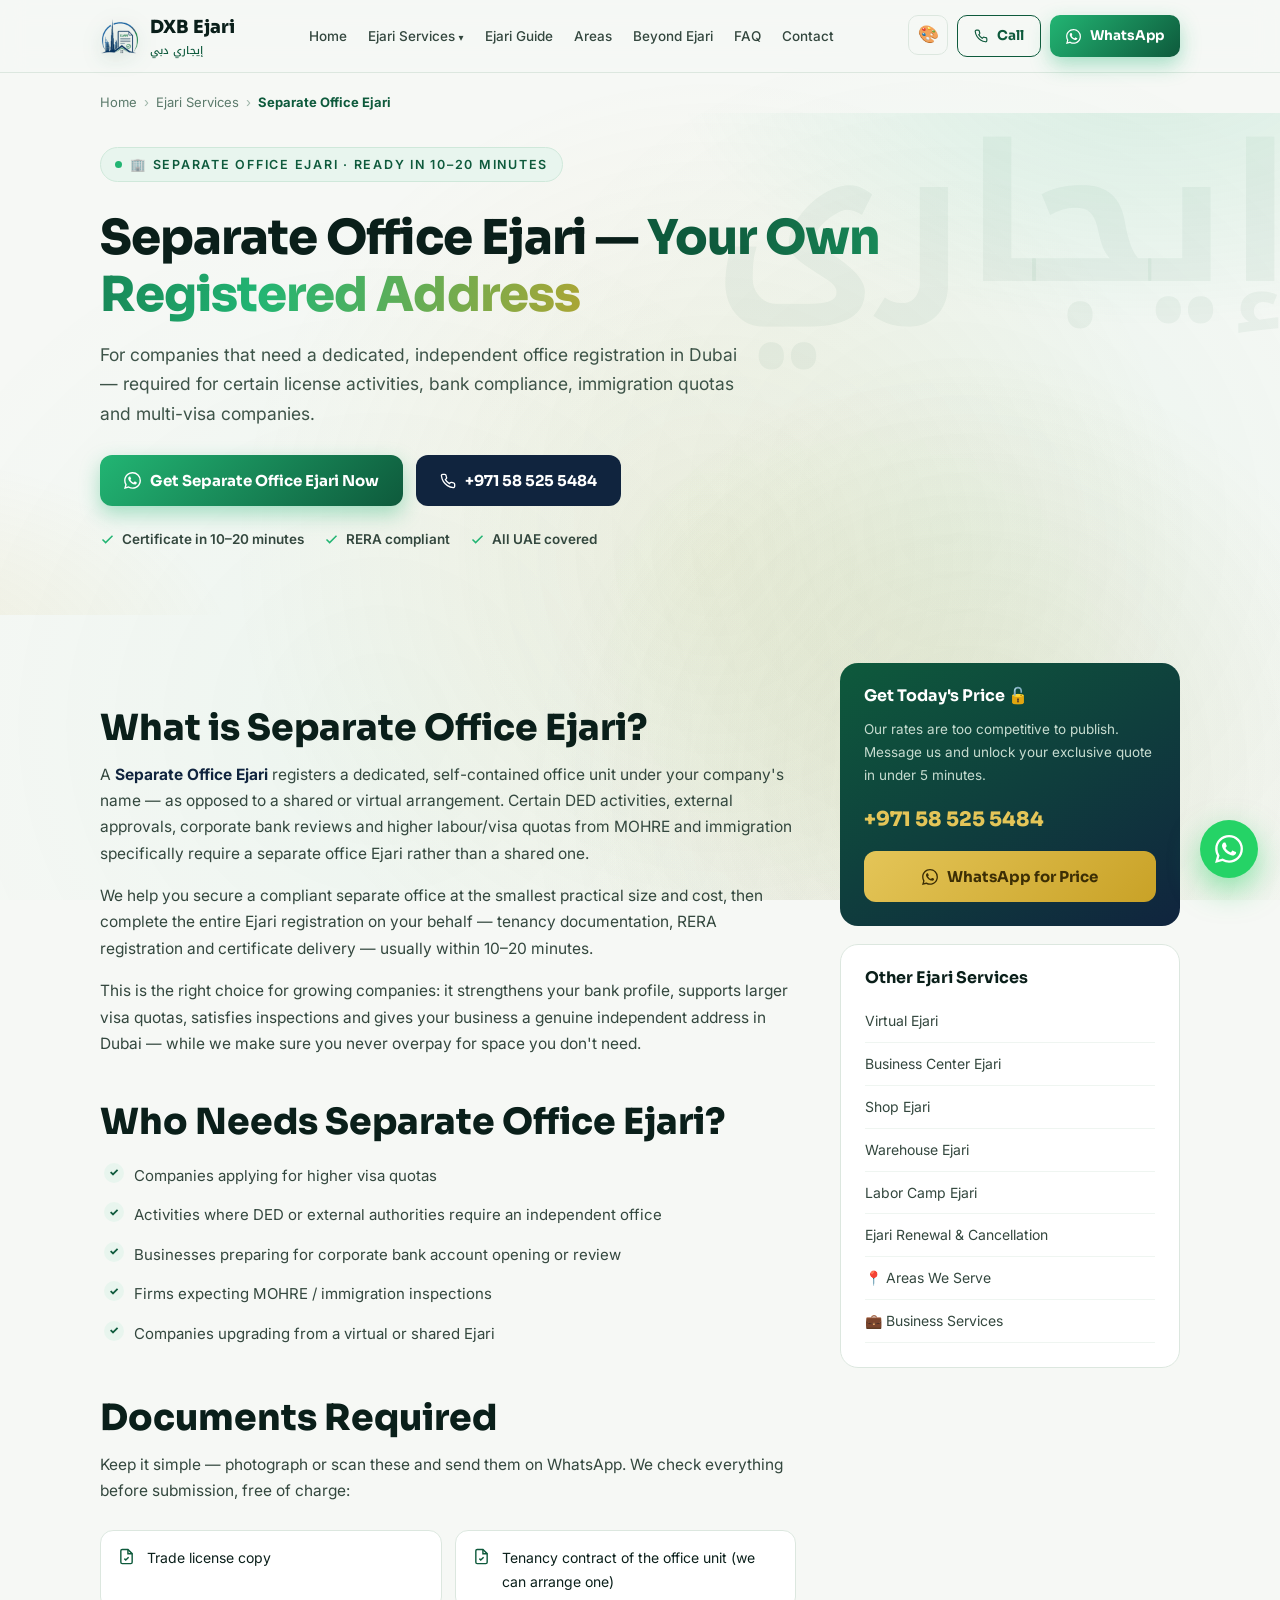
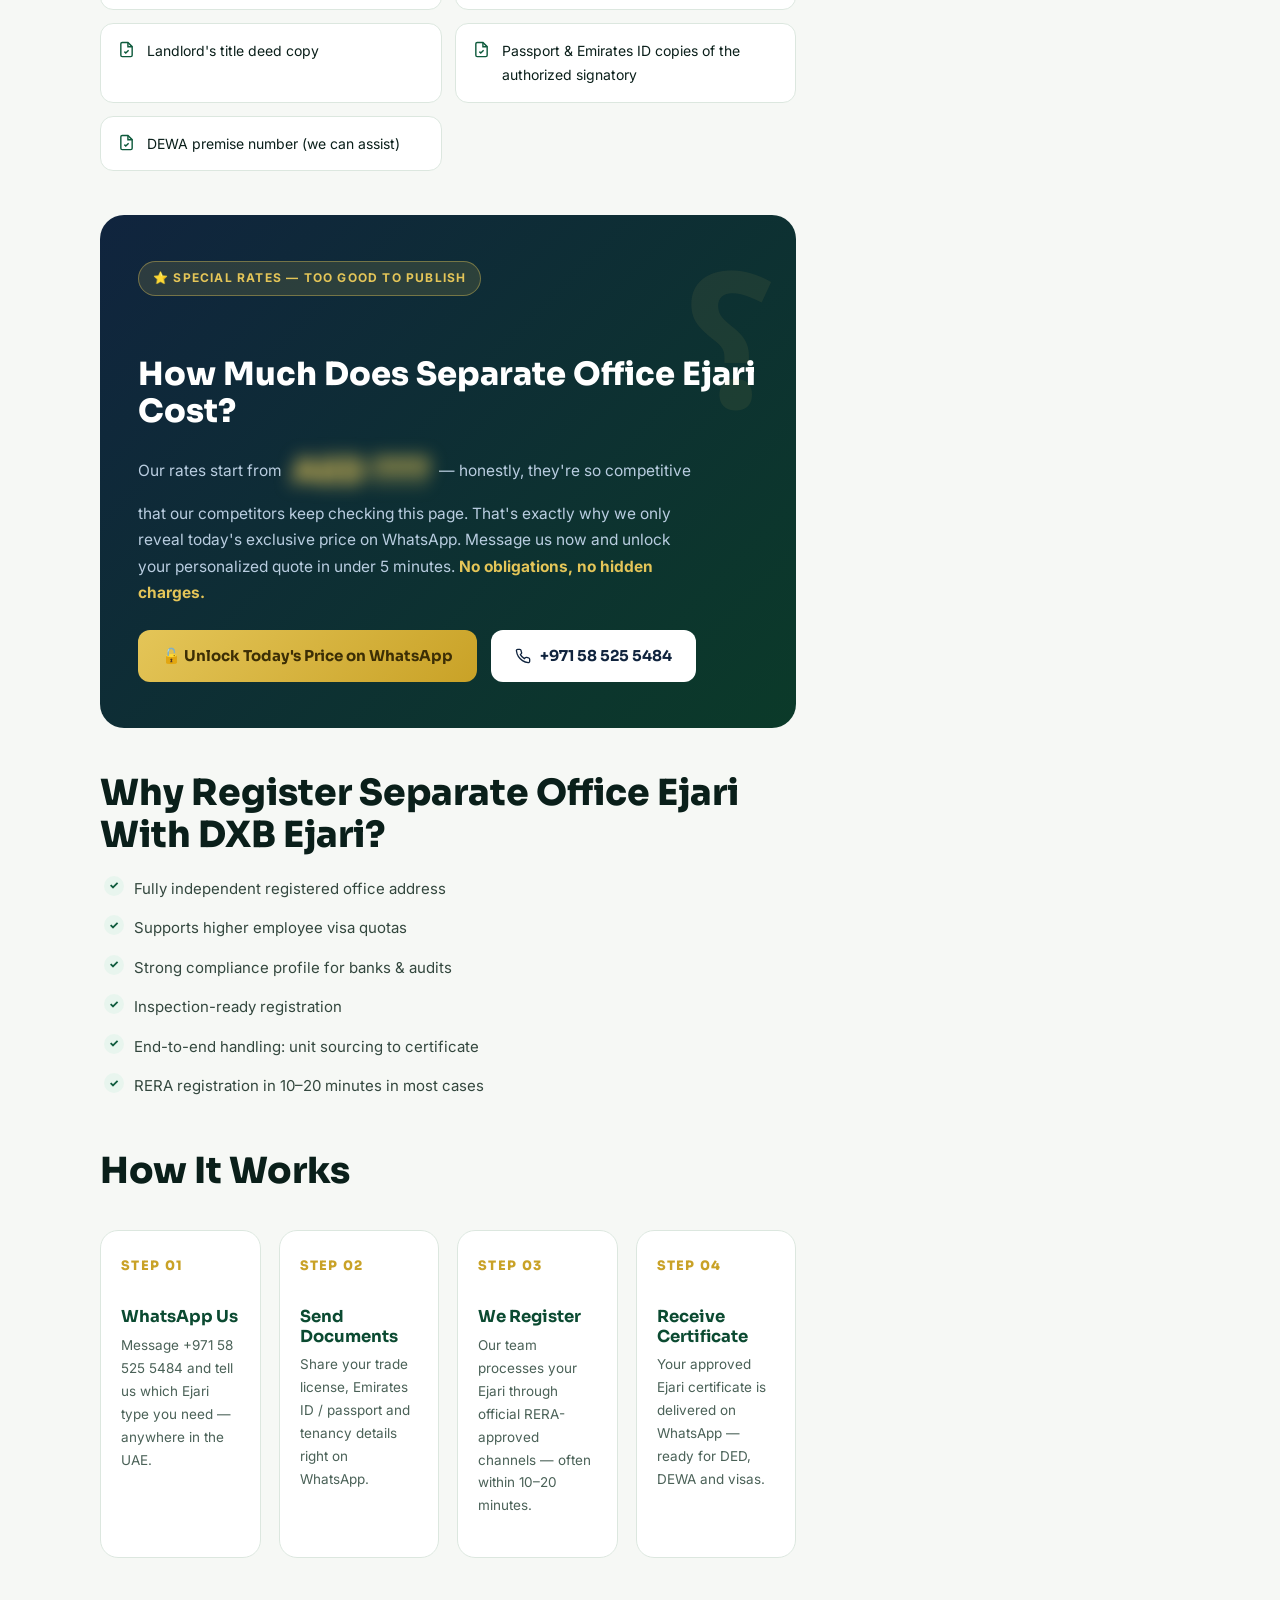
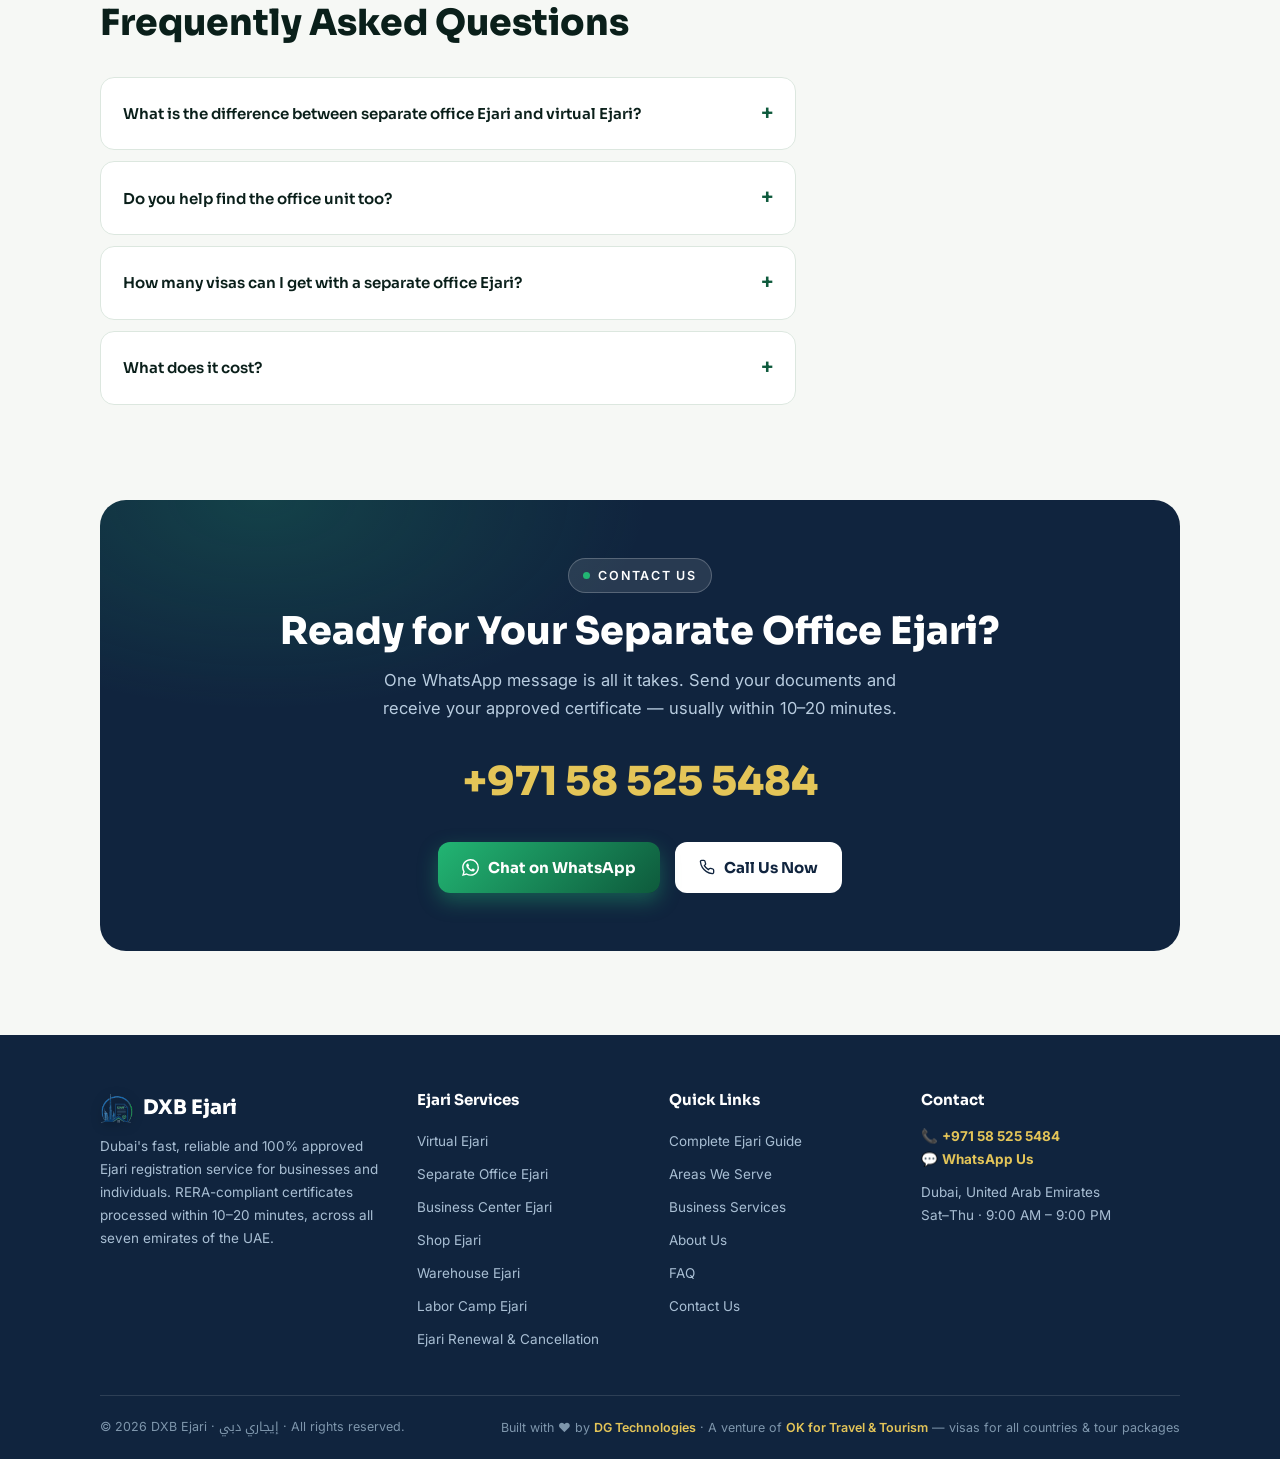
<file: separate-office-ejari.html>
<!DOCTYPE html>
<html lang="en">
<head>
<meta charset="UTF-8">
<meta name="viewport" content="width=device-width, initial-scale=1.0">
<title>Separate Office Ejari Dubai — Dedicated Office Registration | DXB Ejari</title>
<meta name="description" content="Separate office Ejari registration in Dubai for companies needing a dedicated, independent registered office. RERA-compliant, ready within 10–20 minutes. WhatsApp +971 58 525 5484.">
<meta name="robots" content="index, follow, max-image-preview:large">
<meta name="author" content="DXB Ejari">
<meta name="geo.region" content="AE-DU">
<meta name="geo.placename" content="Dubai">
<link rel="canonical" href="https://dxbejari.com/separate-office-ejari.html">
<meta property="og:type" content="website">
<meta property="og:url" content="https://dxbejari.com/separate-office-ejari.html">
<meta property="og:title" content="Separate Office Ejari Dubai — Dedicated Office Registration | DXB Ejari">
<meta property="og:description" content="Separate office Ejari registration in Dubai for companies needing a dedicated, independent registered office. RERA-compliant, ready within 10–20 minutes. WhatsApp +971 58 525 5484.">
<meta property="og:site_name" content="DXB Ejari">
<meta property="og:locale" content="en_AE">
<meta property="og:image" content="https://dxbejari.com/og-image.jpg">
<meta property="og:image:secure_url" content="https://dxbejari.com/og-image.jpg">
<meta property="og:image:width" content="1200">
<meta property="og:image:height" content="630">
<meta property="og:image:type" content="image/jpeg">
<meta property="og:image:alt" content="Separate Office Ejari Dubai — Dedicated Office Registration | DXB Ejari">
<link rel="image_src" href="https://dxbejari.com/og-image.jpg">
<meta name="twitter:card" content="summary_large_image">
<meta name="twitter:title" content="Separate Office Ejari Dubai — Dedicated Office Registration | DXB Ejari">
<meta name="twitter:description" content="Separate office Ejari registration in Dubai for companies needing a dedicated, independent registered office. RERA-compliant, ready within 10–20 minutes. WhatsApp +971 58 525 5484.">
<meta name="twitter:image" content="https://dxbejari.com/og-image.jpg">
<meta name="theme-color" content="#0E5A3C">
<meta name="format-detection" content="telephone=yes">
<meta name="mobile-web-app-capable" content="yes">
<meta name="apple-mobile-web-app-status-bar-style" content="default">
<script>(function(){try{var d=document.documentElement,t=localStorage.getItem("dxb-theme")||(matchMedia("(prefers-color-scheme: dark)").matches?"dark":"light");d.dataset.theme=t;var a=localStorage.getItem("dxb-accent");if(a)d.dataset.accent=a}catch(e){}})();</script>
<link rel="icon" type="image/png" sizes="512x512" href="favicon-512.png">
<link rel="icon" type="image/png" sizes="32x32" href="favicon-32.png">
<link rel="icon" type="image/png" sizes="16x16" href="favicon-16.png">
<link rel="apple-touch-icon" sizes="180x180" href="favicon-180.png">
<link rel="preconnect" href="https://fonts.googleapis.com">
<link rel="preconnect" href="https://fonts.gstatic.com" crossorigin>
<link href="https://fonts.googleapis.com/css2?family=Sora:wght@400;600;700;800&family=Inter:wght@400;500;600&family=Noto+Kufi+Arabic:wght@500;700&display=swap" rel="stylesheet">
<link rel="stylesheet" href="style.css">
<script type="application/ld+json">{"@context": "https://schema.org", "@type": "ProfessionalService", "name": "DXB Ejari", "url": "https://dxbejari.com/", "telephone": "+971585255484", "description": "Ejari registration and renewal services across Dubai and all UAE emirates — virtual office, business center, shop, warehouse and labor camp Ejari with certificates issued within 10–20 minutes.", "areaServed": [{"@type": "Country", "name": "United Arab Emirates"}, {"@type": "City", "name": "Dubai"}], "address": {"@type": "PostalAddress", "addressLocality": "Dubai", "addressCountry": "AE"}, "priceRange": "AED", "openingHours": "Sa-Th 09:00-21:00", "sameAs": ["https://wa.me/971585255484", "https://oktravel.ae", "https://dgtechnology.online"], "parentOrganization": {"@type": "Organization", "name": "OK for Travel and Tourism", "url": "https://oktravel.ae"}}</script>
<script type="application/ld+json">{"@context": "https://schema.org", "@type": "Service", "name": "Separate Office Ejari Dubai", "serviceType": "Separate Office Ejari", "provider": {"@type": "ProfessionalService", "name": "DXB Ejari", "telephone": "+971585255484"}, "areaServed": {"@type": "Country", "name": "United Arab Emirates"}, "url": "https://dxbejari.com/separate-office-ejari.html"}</script>
<script type="application/ld+json">{"@context": "https://schema.org", "@type": "BreadcrumbList", "itemListElement": [{"@type": "ListItem", "position": 1, "name": "Home", "item": "https://dxbejari.com/index.html"}, {"@type": "ListItem", "position": 2, "name": "Ejari Services", "item": "https://dxbejari.com/virtual-ejari.html"}, {"@type": "ListItem", "position": 3, "name": "Separate Office Ejari", "item": "https://dxbejari.com/separate-office-ejari.html"}]}</script>
<script type="application/ld+json">{"@context": "https://schema.org", "@type": "FAQPage", "mainEntity": [{"@type": "Question", "name": "What is the difference between separate office Ejari and virtual Ejari?", "acceptedAnswer": {"@type": "Answer", "text": "A virtual Ejari is registered against a shared/flexi facility, while a separate office Ejari registers a dedicated office unit exclusively under your company. Some activities, bank reviews and higher visa quotas require the separate option."}}, {"@type": "Question", "name": "Do you help find the office unit too?", "acceptedAnswer": {"@type": "Answer", "text": "Yes. We source compliant, affordable office units suited to your license activity and handle the tenancy plus Ejari registration end to end."}}, {"@type": "Question", "name": "How many visas can I get with a separate office Ejari?", "acceptedAnswer": {"@type": "Answer", "text": "Visa quota depends on office size and authority rules — typically more space means more visas. Tell us your target headcount on WhatsApp and we will recommend the smallest compliant unit."}}, {"@type": "Question", "name": "What does it cost?", "acceptedAnswer": {"@type": "Answer", "text": "Pricing depends on unit size and location, and our packages are aggressively priced. Message us on WhatsApp for today's exact quote — it takes two minutes."}}]}</script>
</head>
<body><header>
  <div class="wrap nav">
    <a class="logo" href="index.html" aria-label="DXB Ejari home">
      <img class="logo-mark" src="logo-mark.png" alt="DXB Ejari logo" width="40" height="40">
      <span>DXB Ejari<small class="ar">إيجاري دبي</small></span>
    </a>
    <button class="menu-btn" aria-label="Open menu" onclick="document.querySelector('.nav-links').classList.toggle('open')">☰</button>
    <nav class="nav-links" aria-label="Main">
      <a href="index.html">Home</a>
      <span class="dd"><a href="virtual-ejari.html" class="on">Ejari Services</a>
        <span class="dd-menu"><a href="virtual-ejari.html">Virtual Ejari</a><a href="separate-office-ejari.html">Separate Office Ejari</a><a href="business-center-ejari.html">Business Center Ejari</a><a href="shop-ejari.html">Shop Ejari</a><a href="warehouse-ejari.html">Warehouse Ejari</a><a href="labor-camp-ejari.html">Labor Camp Ejari</a><a href="ejari-renewal.html">Ejari Renewal & Cancellation</a></span>
      </span>
      <a href="services.html">Ejari Guide</a>
      <a href="areas-we-serve.html">Areas</a>
      <a href="business-services.html">Beyond Ejari</a>
      <a href="faq.html">FAQ</a>
      <a href="contact.html">Contact</a>
    </nav>
    <div class="nav-cta">
      <span class="fx">
        <button class="fx-fab" aria-label="Appearance settings" onclick="this.parentElement.classList.toggle('open')">🎨</button>
        <div class="fx-panel">
          <h5>Theme</h5>
          <div class="fx-row">
            <button data-theme-set="light">☀️ Light</button>
            <button data-theme-set="dark">🌙 Dark</button>
          </div>
          <h5>Color</h5>
          <div class="fx-row fx-swatches">
            <button data-accent-set="emerald" style="--sw:#22B573" aria-label="Emerald"></button>
            <button data-accent-set="ocean" style="--sw:#2B9DE8" aria-label="Ocean"></button>
            <button data-accent-set="violet" style="--sw:#8B5CF6" aria-label="Violet"></button>
            <button data-accent-set="crimson" style="--sw:#E8536F" aria-label="Crimson"></button>
            <button data-accent-set="amber" style="--sw:#F0A32B" aria-label="Amber"></button>
          </div>
          <h5>Live Background</h5>
          <div class="fx-row">
            <button data-bg="off">Off</button>
            <button data-bg="aurora">Aurora</button>
            <button data-bg="net">Network</button>
            <button data-bg="fireflies">Fireflies</button>
          </div>
        </div>
      </span>
      <a class="btn btn-ghost btn-sm" href="tel:+971585255484"><svg width="14" height="14" viewBox="0 0 24 24" fill="none" stroke="currentColor" stroke-width="2"><path d="M22 16.92v3a2 2 0 0 1-2.18 2 19.79 19.79 0 0 1-8.63-3.07 19.5 19.5 0 0 1-6-6 19.79 19.79 0 0 1-3.07-8.67A2 2 0 0 1 4.11 2h3a2 2 0 0 1 2 1.72c.127.96.361 1.903.7 2.81a2 2 0 0 1-.45 2.11L8.09 9.91a16 16 0 0 0 6 6l1.27-1.27a2 2 0 0 1 2.11-.45c.907.339 1.85.573 2.81.7A2 2 0 0 1 22 16.92z"/></svg> Call</a>
      <a class="btn btn-green btn-sm nav-wa" href="https://wa.me/971585255484?text=Hi%2C%20I%20need%20Ejari%20services%20in%20Dubai" target="_blank" rel="noopener" aria-label="Chat on WhatsApp"><svg width="15" height="15" viewBox="0 0 24 24" fill="currentColor"><path d="M17.472 14.382c-.297-.149-1.758-.867-2.03-.967-.273-.099-.471-.148-.67.15-.197.297-.767.966-.94 1.164-.173.199-.347.223-.644.075-.297-.15-1.255-.463-2.39-1.475-.883-.788-1.48-1.761-1.653-2.059-.173-.297-.018-.458.13-.606.134-.133.297-.347.446-.52.149-.174.198-.298.298-.497.099-.198.05-.371-.025-.52-.075-.149-.669-1.612-.916-2.207-.242-.579-.487-.5-.669-.51l-.57-.01c-.198 0-.52.074-.792.372-.272.297-1.04 1.016-1.04 2.479 0 1.462 1.065 2.875 1.213 3.074.149.198 2.096 3.2 5.077 4.487.709.306 1.262.489 1.694.625.712.227 1.36.195 1.871.118.571-.085 1.758-.719 2.006-1.413.248-.694.248-1.289.173-1.413-.074-.124-.272-.198-.57-.347m-5.421 7.403h-.004a9.87 9.87 0 0 1-5.031-1.378l-.361-.214-3.741.982.998-3.648-.235-.374a9.86 9.86 0 0 1-1.51-5.26c.001-5.45 4.436-9.884 9.888-9.884 2.64 0 5.122 1.03 6.988 2.898a9.825 9.825 0 0 1 2.893 6.994c-.003 5.45-4.437 9.884-9.885 9.884m8.413-18.297A11.815 11.815 0 0 0 12.05 0C5.495 0 .16 5.335.157 11.892c0 2.096.547 4.142 1.588 5.945L.057 24l6.305-1.654a11.882 11.882 0 0 0 5.683 1.448h.005c6.554 0 11.89-5.335 11.893-11.893a11.821 11.821 0 0 0-3.48-8.413Z"/></svg> <span class="btn-label">WhatsApp</span></a>
    </div>
  </div>
</header><div class="wrap crumbs"><a href="index.html">Home</a><span>›</span><a href="virtual-ejari.html">Ejari Services</a><span>›</span><b style="color:var(--emerald)">Separate Office Ejari</b></div>
<section class="phero" style="padding-top:34px">
  <div class="ar-mark ar" aria-hidden="true">إيجاري</div>
  <div class="wrap">
    <span class="eyebrow">🏢 Separate Office Ejari · Ready in 10–20 Minutes</span>
    <h1>Separate Office Ejari — <span class="grad">Your Own Registered Address</span></h1>
    <p class="lead">For companies that need a dedicated, independent office registration in Dubai — required for certain license activities, bank compliance, immigration quotas and multi-visa companies.</p>
    <div class="hero-ctas">
      <a class="btn btn-green" href="https://wa.me/971585255484?text=I%20need%20Separate%20Office%20Ejari%20in%20Dubai" target="_blank" rel="noopener"><svg width="17" height="17" viewBox="0 0 24 24" fill="currentColor"><path d="M17.472 14.382c-.297-.149-1.758-.867-2.03-.967-.273-.099-.471-.148-.67.15-.197.297-.767.966-.94 1.164-.173.199-.347.223-.644.075-.297-.15-1.255-.463-2.39-1.475-.883-.788-1.48-1.761-1.653-2.059-.173-.297-.018-.458.13-.606.134-.133.297-.347.446-.52.149-.174.198-.298.298-.497.099-.198.05-.371-.025-.52-.075-.149-.669-1.612-.916-2.207-.242-.579-.487-.5-.669-.51l-.57-.01c-.198 0-.52.074-.792.372-.272.297-1.04 1.016-1.04 2.479 0 1.462 1.065 2.875 1.213 3.074.149.198 2.096 3.2 5.077 4.487.709.306 1.262.489 1.694.625.712.227 1.36.195 1.871.118.571-.085 1.758-.719 2.006-1.413.248-.694.248-1.289.173-1.413-.074-.124-.272-.198-.57-.347m-5.421 7.403h-.004a9.87 9.87 0 0 1-5.031-1.378l-.361-.214-3.741.982.998-3.648-.235-.374a9.86 9.86 0 0 1-1.51-5.26c.001-5.45 4.436-9.884 9.888-9.884 2.64 0 5.122 1.03 6.988 2.898a9.825 9.825 0 0 1 2.893 6.994c-.003 5.45-4.437 9.884-9.885 9.884m8.413-18.297A11.815 11.815 0 0 0 12.05 0C5.495 0 .16 5.335.157 11.892c0 2.096.547 4.142 1.588 5.945L.057 24l6.305-1.654a11.882 11.882 0 0 0 5.683 1.448h.005c6.554 0 11.89-5.335 11.893-11.893a11.821 11.821 0 0 0-3.48-8.413Z"/></svg> Get Separate Office Ejari Now</a>
      <a class="btn btn-dark" href="tel:+971585255484"><svg width="16" height="16" viewBox="0 0 24 24" fill="none" stroke="currentColor" stroke-width="2"><path d="M22 16.92v3a2 2 0 0 1-2.18 2 19.79 19.79 0 0 1-8.63-3.07 19.5 19.5 0 0 1-6-6 19.79 19.79 0 0 1-3.07-8.67A2 2 0 0 1 4.11 2h3a2 2 0 0 1 2 1.72c.127.96.361 1.903.7 2.81a2 2 0 0 1-.45 2.11L8.09 9.91a16 16 0 0 0 6 6l1.27-1.27a2 2 0 0 1 2.11-.45c.907.339 1.85.573 2.81.7A2 2 0 0 1 22 16.92z"/></svg> +971 58 525 5484</a>
    </div>
    <div class="hero-points">
      <span><svg width="15" height="15" viewBox="0 0 24 24" fill="none" stroke="currentColor" stroke-width="2.4"><path d="M20 6 9 17l-5-5"/></svg> Certificate in 10–20 minutes</span><span><svg width="15" height="15" viewBox="0 0 24 24" fill="none" stroke="currentColor" stroke-width="2.4"><path d="M20 6 9 17l-5-5"/></svg> RERA compliant</span><span><svg width="15" height="15" viewBox="0 0 24 24" fill="none" stroke="currentColor" stroke-width="2.4"><path d="M20 6 9 17l-5-5"/></svg> All UAE covered</span>
    </div>
  </div>
</section>

<section style="padding-top:48px">
  <div class="wrap twocol">
    <article class="prose">
      <h2>What is Separate Office Ejari?</h2>
      <p>A <strong>Separate Office Ejari</strong> registers a dedicated, self-contained office unit under your company's name — as opposed to a shared or virtual arrangement. Certain DED activities, external approvals, corporate bank reviews and higher labour/visa quotas from MOHRE and immigration specifically require a separate office Ejari rather than a shared one.</p><p>We help you secure a compliant separate office at the smallest practical size and cost, then complete the entire Ejari registration on your behalf — tenancy documentation, RERA registration and certificate delivery — usually within 10–20 minutes.</p><p>This is the right choice for growing companies: it strengthens your bank profile, supports larger visa quotas, satisfies inspections and gives your business a genuine independent address in Dubai — while we make sure you never overpay for space you don't need.</p>
      <h2>Who Needs Separate Office Ejari?</h2>
      <ul><li>Companies applying for higher visa quotas</li><li>Activities where DED or external authorities require an independent office</li><li>Businesses preparing for corporate bank account opening or review</li><li>Firms expecting MOHRE / immigration inspections</li><li>Companies upgrading from a virtual or shared Ejari</li></ul>
      <h2>Documents Required</h2>
      <p>Keep it simple — photograph or scan these and send them on WhatsApp. We check everything before submission, free of charge:</p>
      <div class="docs"><div class="doc rv"><svg width="17" height="17" viewBox="0 0 24 24" fill="none" stroke="currentColor" stroke-width="2"><path d="M14 2H6a2 2 0 0 0-2 2v16a2 2 0 0 0 2 2h12a2 2 0 0 0 2-2V8z"/><path d="M14 2v6h6M9 15l2 2 4-4"/></svg><span>Trade license copy</span></div><div class="doc rv"><svg width="17" height="17" viewBox="0 0 24 24" fill="none" stroke="currentColor" stroke-width="2"><path d="M14 2H6a2 2 0 0 0-2 2v16a2 2 0 0 0 2 2h12a2 2 0 0 0 2-2V8z"/><path d="M14 2v6h6M9 15l2 2 4-4"/></svg><span>Tenancy contract of the office unit (we can arrange one)</span></div><div class="doc rv"><svg width="17" height="17" viewBox="0 0 24 24" fill="none" stroke="currentColor" stroke-width="2"><path d="M14 2H6a2 2 0 0 0-2 2v16a2 2 0 0 0 2 2h12a2 2 0 0 0 2-2V8z"/><path d="M14 2v6h6M9 15l2 2 4-4"/></svg><span>Landlord's title deed copy</span></div><div class="doc rv"><svg width="17" height="17" viewBox="0 0 24 24" fill="none" stroke="currentColor" stroke-width="2"><path d="M14 2H6a2 2 0 0 0-2 2v16a2 2 0 0 0 2 2h12a2 2 0 0 0 2-2V8z"/><path d="M14 2v6h6M9 15l2 2 4-4"/></svg><span>Passport & Emirates ID copies of the authorized signatory</span></div><div class="doc rv"><svg width="17" height="17" viewBox="0 0 24 24" fill="none" stroke="currentColor" stroke-width="2"><path d="M14 2H6a2 2 0 0 0-2 2v16a2 2 0 0 0 2 2h12a2 2 0 0 0 2-2V8z"/><path d="M14 2v6h6M9 15l2 2 4-4"/></svg><span>DEWA premise number (we can assist)</span></div></div>
      <div class="mystery rv">
  <span class="tag">⭐ Special Rates — Too Good To Publish</span>
  <h2>How Much Does Separate Office Ejari Cost?</h2>
  <p>Our rates start from <span class="blur-price">AED ???</span> — honestly, they're so competitive that our competitors keep checking this page. That's exactly why we only reveal today's exclusive price on WhatsApp. Message us now and unlock your personalized quote in under 5 minutes. <strong style="color:var(--gold-2)">No obligations, no hidden charges.</strong></p>
  <div style="display:flex;gap:14px;flex-wrap:wrap">
    <a class="btn btn-gold" href="https://wa.me/971585255484?text=What%20is%20the%20price%20of%20Separate%20Office%20Ejari?" target="_blank" rel="noopener">🔓 Unlock Today's Price on WhatsApp</a>
    <a class="btn btn-white" href="tel:+971585255484"><svg width="16" height="16" viewBox="0 0 24 24" fill="none" stroke="currentColor" stroke-width="2"><path d="M22 16.92v3a2 2 0 0 1-2.18 2 19.79 19.79 0 0 1-8.63-3.07 19.5 19.5 0 0 1-6-6 19.79 19.79 0 0 1-3.07-8.67A2 2 0 0 1 4.11 2h3a2 2 0 0 1 2 1.72c.127.96.361 1.903.7 2.81a2 2 0 0 1-.45 2.11L8.09 9.91a16 16 0 0 0 6 6l1.27-1.27a2 2 0 0 1 2.11-.45c.907.339 1.85.573 2.81.7A2 2 0 0 1 22 16.92z"/></svg> +971 58 525 5484</a>
  </div>
</div>
      <h2>Why Register Separate Office Ejari With DXB Ejari?</h2>
      <ul><li>Fully independent registered office address</li><li>Supports higher employee visa quotas</li><li>Strong compliance profile for banks & audits</li><li>Inspection-ready registration</li><li>End-to-end handling: unit sourcing to certificate</li><li>RERA registration in 10–20 minutes in most cases</li></ul>
      <h2>How It Works</h2>
      <div class="steps"><div class="step rv"><span class="num">STEP 01</span><h3>WhatsApp Us</h3><p>Message +971 58 525 5484 and tell us which Ejari type you need — anywhere in the UAE.</p></div><div class="step rv"><span class="num">STEP 02</span><h3>Send Documents</h3><p>Share your trade license, Emirates ID / passport and tenancy details right on WhatsApp.</p></div><div class="step rv"><span class="num">STEP 03</span><h3>We Register</h3><p>Our team processes your Ejari through official RERA-approved channels — often within 10–20 minutes.</p></div><div class="step rv"><span class="num">STEP 04</span><h3>Receive Certificate</h3><p>Your approved Ejari certificate is delivered on WhatsApp — ready for DED, DEWA and visas.</p></div></div>
      <h2>Frequently Asked Questions</h2>
      <div class="faq"><details class="rv"><summary>What is the difference between separate office Ejari and virtual Ejari?</summary><div class="a">A virtual Ejari is registered against a shared/flexi facility, while a separate office Ejari registers a dedicated office unit exclusively under your company. Some activities, bank reviews and higher visa quotas require the separate option.</div></details><details class="rv"><summary>Do you help find the office unit too?</summary><div class="a">Yes. We source compliant, affordable office units suited to your license activity and handle the tenancy plus Ejari registration end to end.</div></details><details class="rv"><summary>How many visas can I get with a separate office Ejari?</summary><div class="a">Visa quota depends on office size and authority rules — typically more space means more visas. Tell us your target headcount on WhatsApp and we will recommend the smallest compliant unit.</div></details><details class="rv"><summary>What does it cost?</summary><div class="a">Pricing depends on unit size and location, and our packages are aggressively priced. Message us on WhatsApp for today's exact quote — it takes two minutes.</div></details></div>
    </article>
    <aside class="sidebar">
      <div class="side-box side-cta">
  <h3 style="color:#fff">Get Today's Price 🔓</h3>
  <p>Our rates are too competitive to publish. Message us and unlock your exclusive quote in under 5 minutes.</p>
  <a class="phone" href="tel:+971585255484">+971 58 525 5484</a>
  <a class="btn btn-gold" style="width:100%;justify-content:center" href="https://wa.me/971585255484?text=Hi%2C%20I%20want%20to%20know%20the%20Ejari%20price" target="_blank" rel="noopener"><svg width="16" height="16" viewBox="0 0 24 24" fill="currentColor"><path d="M17.472 14.382c-.297-.149-1.758-.867-2.03-.967-.273-.099-.471-.148-.67.15-.197.297-.767.966-.94 1.164-.173.199-.347.223-.644.075-.297-.15-1.255-.463-2.39-1.475-.883-.788-1.48-1.761-1.653-2.059-.173-.297-.018-.458.13-.606.134-.133.297-.347.446-.52.149-.174.198-.298.298-.497.099-.198.05-.371-.025-.52-.075-.149-.669-1.612-.916-2.207-.242-.579-.487-.5-.669-.51l-.57-.01c-.198 0-.52.074-.792.372-.272.297-1.04 1.016-1.04 2.479 0 1.462 1.065 2.875 1.213 3.074.149.198 2.096 3.2 5.077 4.487.709.306 1.262.489 1.694.625.712.227 1.36.195 1.871.118.571-.085 1.758-.719 2.006-1.413.248-.694.248-1.289.173-1.413-.074-.124-.272-.198-.57-.347m-5.421 7.403h-.004a9.87 9.87 0 0 1-5.031-1.378l-.361-.214-3.741.982.998-3.648-.235-.374a9.86 9.86 0 0 1-1.51-5.26c.001-5.45 4.436-9.884 9.888-9.884 2.64 0 5.122 1.03 6.988 2.898a9.825 9.825 0 0 1 2.893 6.994c-.003 5.45-4.437 9.884-9.885 9.884m8.413-18.297A11.815 11.815 0 0 0 12.05 0C5.495 0 .16 5.335.157 11.892c0 2.096.547 4.142 1.588 5.945L.057 24l6.305-1.654a11.882 11.882 0 0 0 5.683 1.448h.005c6.554 0 11.89-5.335 11.893-11.893a11.821 11.821 0 0 0-3.48-8.413Z"/></svg> WhatsApp for Price</a>
</div>
      <div class="side-box"><h3>Other Ejari Services</h3><div class="links"><a href="virtual-ejari.html">Virtual Ejari</a><a href="business-center-ejari.html">Business Center Ejari</a><a href="shop-ejari.html">Shop Ejari</a><a href="warehouse-ejari.html">Warehouse Ejari</a><a href="labor-camp-ejari.html">Labor Camp Ejari</a><a href="ejari-renewal.html">Ejari Renewal & Cancellation</a><a href="areas-we-serve.html">📍 Areas We Serve</a><a href="business-services.html">💼 Business Services</a></div></div>
    </aside>
  </div>
</section>
<section style="padding-top:20px"><div class="wrap"><div class="cta-band rv">
  <span class="eyebrow lt">Contact Us</span>
  <h2>Ready for Your Separate Office Ejari?</h2>
  <p>One WhatsApp message is all it takes. Send your documents and receive your approved certificate — usually within 10–20 minutes.</p>
  <a class="phone-big" href="tel:+971585255484">+971 58 525 5484</a>
  <div class="cta-ctas">
    <a class="btn btn-green" href="https://wa.me/971585255484?text=I%20need%20Separate%20Office%20Ejari%20in%20Dubai" target="_blank" rel="noopener"><svg width="17" height="17" viewBox="0 0 24 24" fill="currentColor"><path d="M17.472 14.382c-.297-.149-1.758-.867-2.03-.967-.273-.099-.471-.148-.67.15-.197.297-.767.966-.94 1.164-.173.199-.347.223-.644.075-.297-.15-1.255-.463-2.39-1.475-.883-.788-1.48-1.761-1.653-2.059-.173-.297-.018-.458.13-.606.134-.133.297-.347.446-.52.149-.174.198-.298.298-.497.099-.198.05-.371-.025-.52-.075-.149-.669-1.612-.916-2.207-.242-.579-.487-.5-.669-.51l-.57-.01c-.198 0-.52.074-.792.372-.272.297-1.04 1.016-1.04 2.479 0 1.462 1.065 2.875 1.213 3.074.149.198 2.096 3.2 5.077 4.487.709.306 1.262.489 1.694.625.712.227 1.36.195 1.871.118.571-.085 1.758-.719 2.006-1.413.248-.694.248-1.289.173-1.413-.074-.124-.272-.198-.57-.347m-5.421 7.403h-.004a9.87 9.87 0 0 1-5.031-1.378l-.361-.214-3.741.982.998-3.648-.235-.374a9.86 9.86 0 0 1-1.51-5.26c.001-5.45 4.436-9.884 9.888-9.884 2.64 0 5.122 1.03 6.988 2.898a9.825 9.825 0 0 1 2.893 6.994c-.003 5.45-4.437 9.884-9.885 9.884m8.413-18.297A11.815 11.815 0 0 0 12.05 0C5.495 0 .16 5.335.157 11.892c0 2.096.547 4.142 1.588 5.945L.057 24l6.305-1.654a11.882 11.882 0 0 0 5.683 1.448h.005c6.554 0 11.89-5.335 11.893-11.893a11.821 11.821 0 0 0-3.48-8.413Z"/></svg> Chat on WhatsApp</a>
    <a class="btn btn-white" href="tel:+971585255484"><svg width="16" height="16" viewBox="0 0 24 24" fill="none" stroke="currentColor" stroke-width="2"><path d="M22 16.92v3a2 2 0 0 1-2.18 2 19.79 19.79 0 0 1-8.63-3.07 19.5 19.5 0 0 1-6-6 19.79 19.79 0 0 1-3.07-8.67A2 2 0 0 1 4.11 2h3a2 2 0 0 1 2 1.72c.127.96.361 1.903.7 2.81a2 2 0 0 1-.45 2.11L8.09 9.91a16 16 0 0 0 6 6l1.27-1.27a2 2 0 0 1 2.11-.45c.907.339 1.85.573 2.81.7A2 2 0 0 1 22 16.92z"/></svg> Call Us Now</a>
  </div>
</div></div></section><footer>
  <div class="wrap">
    <div class="fgrid">
      <div>
        <div class="fbrand"><img class="logo-mark" src="logo-mark.png" alt="DXB Ejari logo" width="34" height="34"> DXB Ejari</div>
        <p>Dubai's fast, reliable and 100% approved Ejari registration service for businesses and individuals. RERA-compliant certificates processed within 10–20 minutes, across all seven emirates of the UAE.</p>
      </div>
      <div>
        <h4>Ejari Services</h4>
        <a href="virtual-ejari.html">Virtual Ejari</a><a href="separate-office-ejari.html">Separate Office Ejari</a><a href="business-center-ejari.html">Business Center Ejari</a><a href="shop-ejari.html">Shop Ejari</a><a href="warehouse-ejari.html">Warehouse Ejari</a><a href="labor-camp-ejari.html">Labor Camp Ejari</a><a href="ejari-renewal.html">Ejari Renewal & Cancellation</a>
      </div>
      <div>
        <h4>Quick Links</h4>
        <a href="services.html">Complete Ejari Guide</a>
        <a href="areas-we-serve.html">Areas We Serve</a>
        <a href="business-services.html">Business Services</a>
        <a href="about-us.html">About Us</a>
        <a href="faq.html">FAQ</a>
        <a href="contact.html">Contact Us</a>
      </div>
      <div>
        <h4>Contact</h4>
        <p style="margin-bottom:10px">📞 <a href="tel:+971585255484" style="color:var(--gold-2);font-weight:700">+971 58 525 5484</a><br>
        💬 <a href="https://wa.me/971585255484?text=Hi%2C%20I%20need%20Ejari%20services%20in%20Dubai" target="_blank" rel="noopener" style="color:var(--gold-2);font-weight:700">WhatsApp Us</a></p>
        <p>Dubai, United Arab Emirates<br>Sat–Thu · 9:00 AM – 9:00 PM</p>
      </div>
    </div>
    <div class="watermark">
      <span>© <span class="yr">2026</span> DXB Ejari · <span class="ar">إيجاري دبي</span> · All rights reserved.</span>
      <span>Built with ❤️ by <a href="https://dgtechnology.online" target="_blank" rel="noopener">DG Technologies</a> · A venture of <a href="https://oktravel.ae" target="_blank" rel="noopener">OK for Travel &amp; Tourism</a> — visas for all countries &amp; tour packages</span>
    </div>
  </div>
</footer>
<a class="wa-float" href="https://wa.me/971585255484?text=Hi%2C%20I%20need%20Ejari%20services%20in%20Dubai" target="_blank" rel="noopener" aria-label="Chat on WhatsApp"><svg width="28" height="28" viewBox="0 0 24 24" fill="currentColor"><path d="M17.472 14.382c-.297-.149-1.758-.867-2.03-.967-.273-.099-.471-.148-.67.15-.197.297-.767.966-.94 1.164-.173.199-.347.223-.644.075-.297-.15-1.255-.463-2.39-1.475-.883-.788-1.48-1.761-1.653-2.059-.173-.297-.018-.458.13-.606.134-.133.297-.347.446-.52.149-.174.198-.298.298-.497.099-.198.05-.371-.025-.52-.075-.149-.669-1.612-.916-2.207-.242-.579-.487-.5-.669-.51l-.57-.01c-.198 0-.52.074-.792.372-.272.297-1.04 1.016-1.04 2.479 0 1.462 1.065 2.875 1.213 3.074.149.198 2.096 3.2 5.077 4.487.709.306 1.262.489 1.694.625.712.227 1.36.195 1.871.118.571-.085 1.758-.719 2.006-1.413.248-.694.248-1.289.173-1.413-.074-.124-.272-.198-.57-.347m-5.421 7.403h-.004a9.87 9.87 0 0 1-5.031-1.378l-.361-.214-3.741.982.998-3.648-.235-.374a9.86 9.86 0 0 1-1.51-5.26c.001-5.45 4.436-9.884 9.888-9.884 2.64 0 5.122 1.03 6.988 2.898a9.825 9.825 0 0 1 2.893 6.994c-.003 5.45-4.437 9.884-9.885 9.884m8.413-18.297A11.815 11.815 0 0 0 12.05 0C5.495 0 .16 5.335.157 11.892c0 2.096.547 4.142 1.588 5.945L.057 24l6.305-1.654a11.882 11.882 0 0 0 5.683 1.448h.005c6.554 0 11.89-5.335 11.893-11.893a11.821 11.821 0 0 0-3.48-8.413Z"/></svg></a>
<script src="app.js" defer></script>
<script>
const io=new IntersectionObserver(es=>{es.forEach(e=>{if(e.isIntersecting){e.target.classList.add('on');io.unobserve(e.target)}})},{threshold:.1});
document.querySelectorAll('.rv').forEach(el=>io.observe(el));
document.querySelectorAll('.yr').forEach(el=>el.textContent=new Date().getFullYear());
</script>
</body>
</html>
</file>
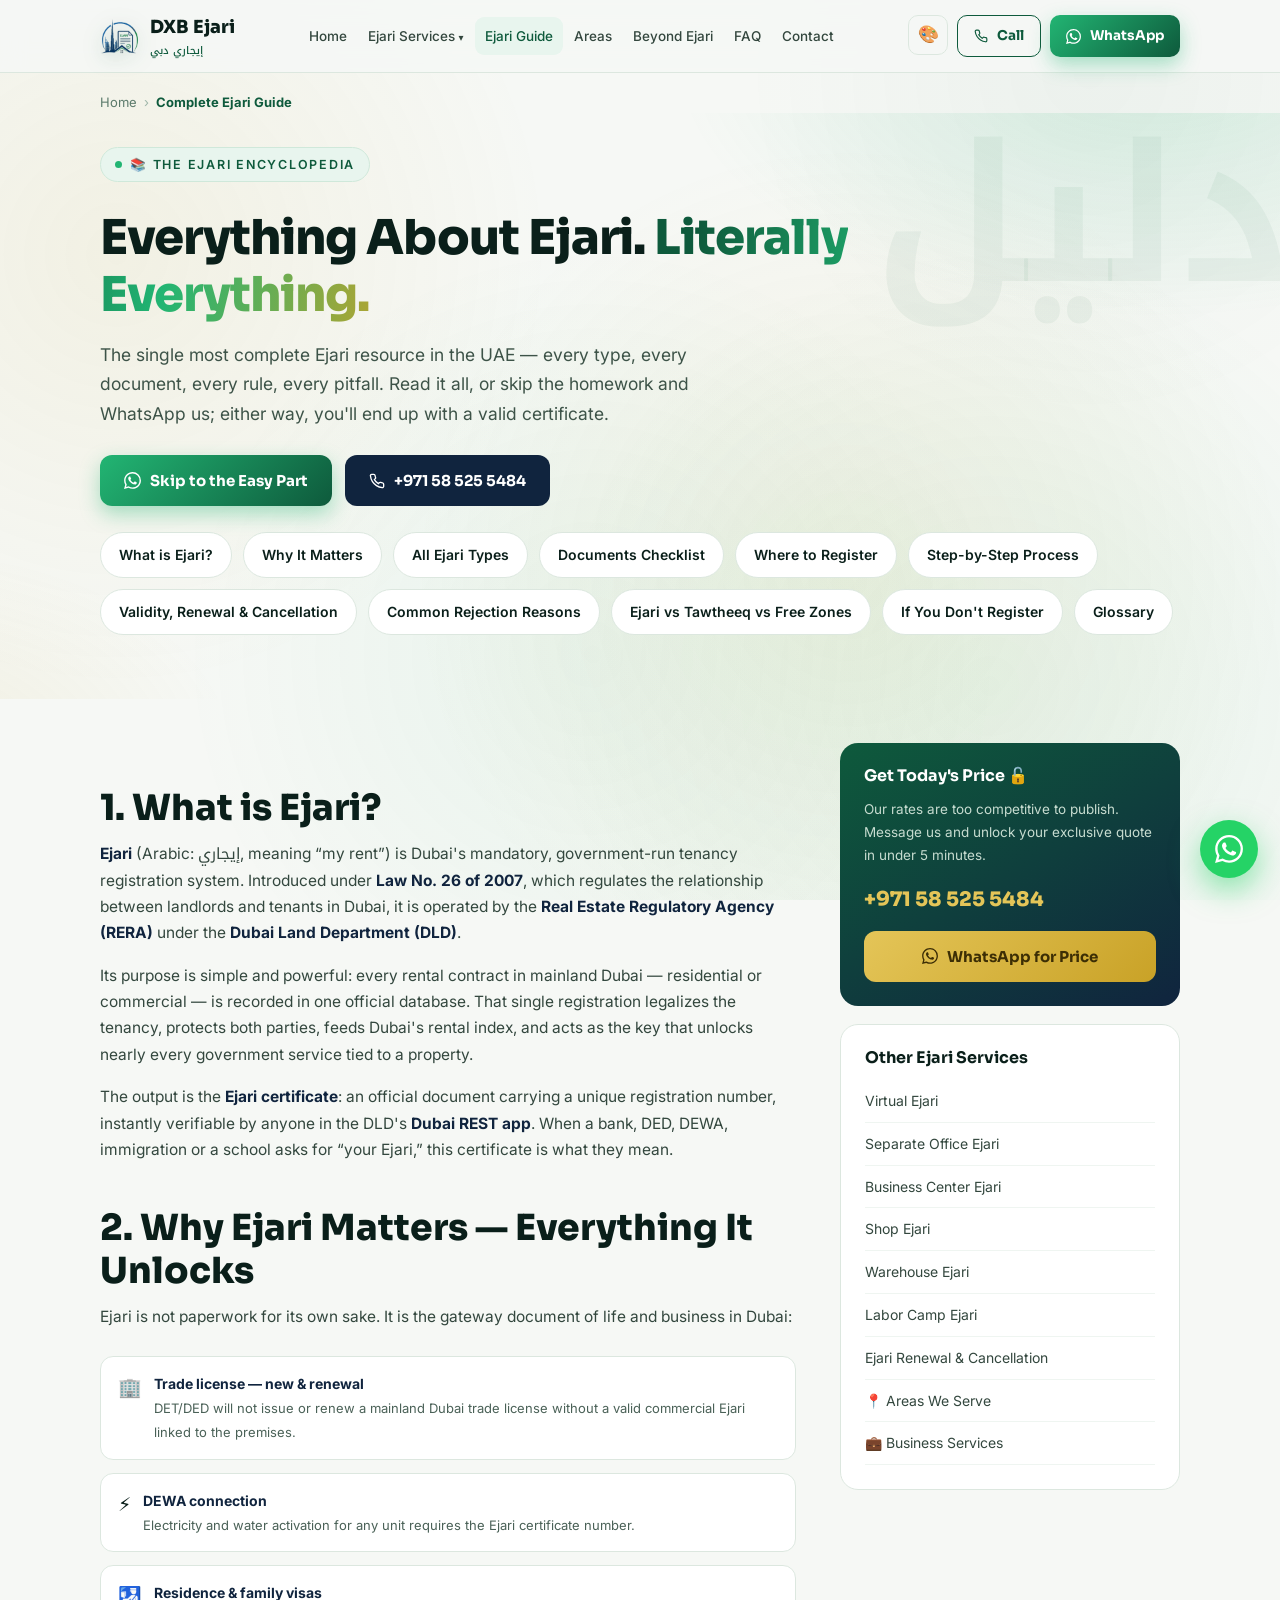
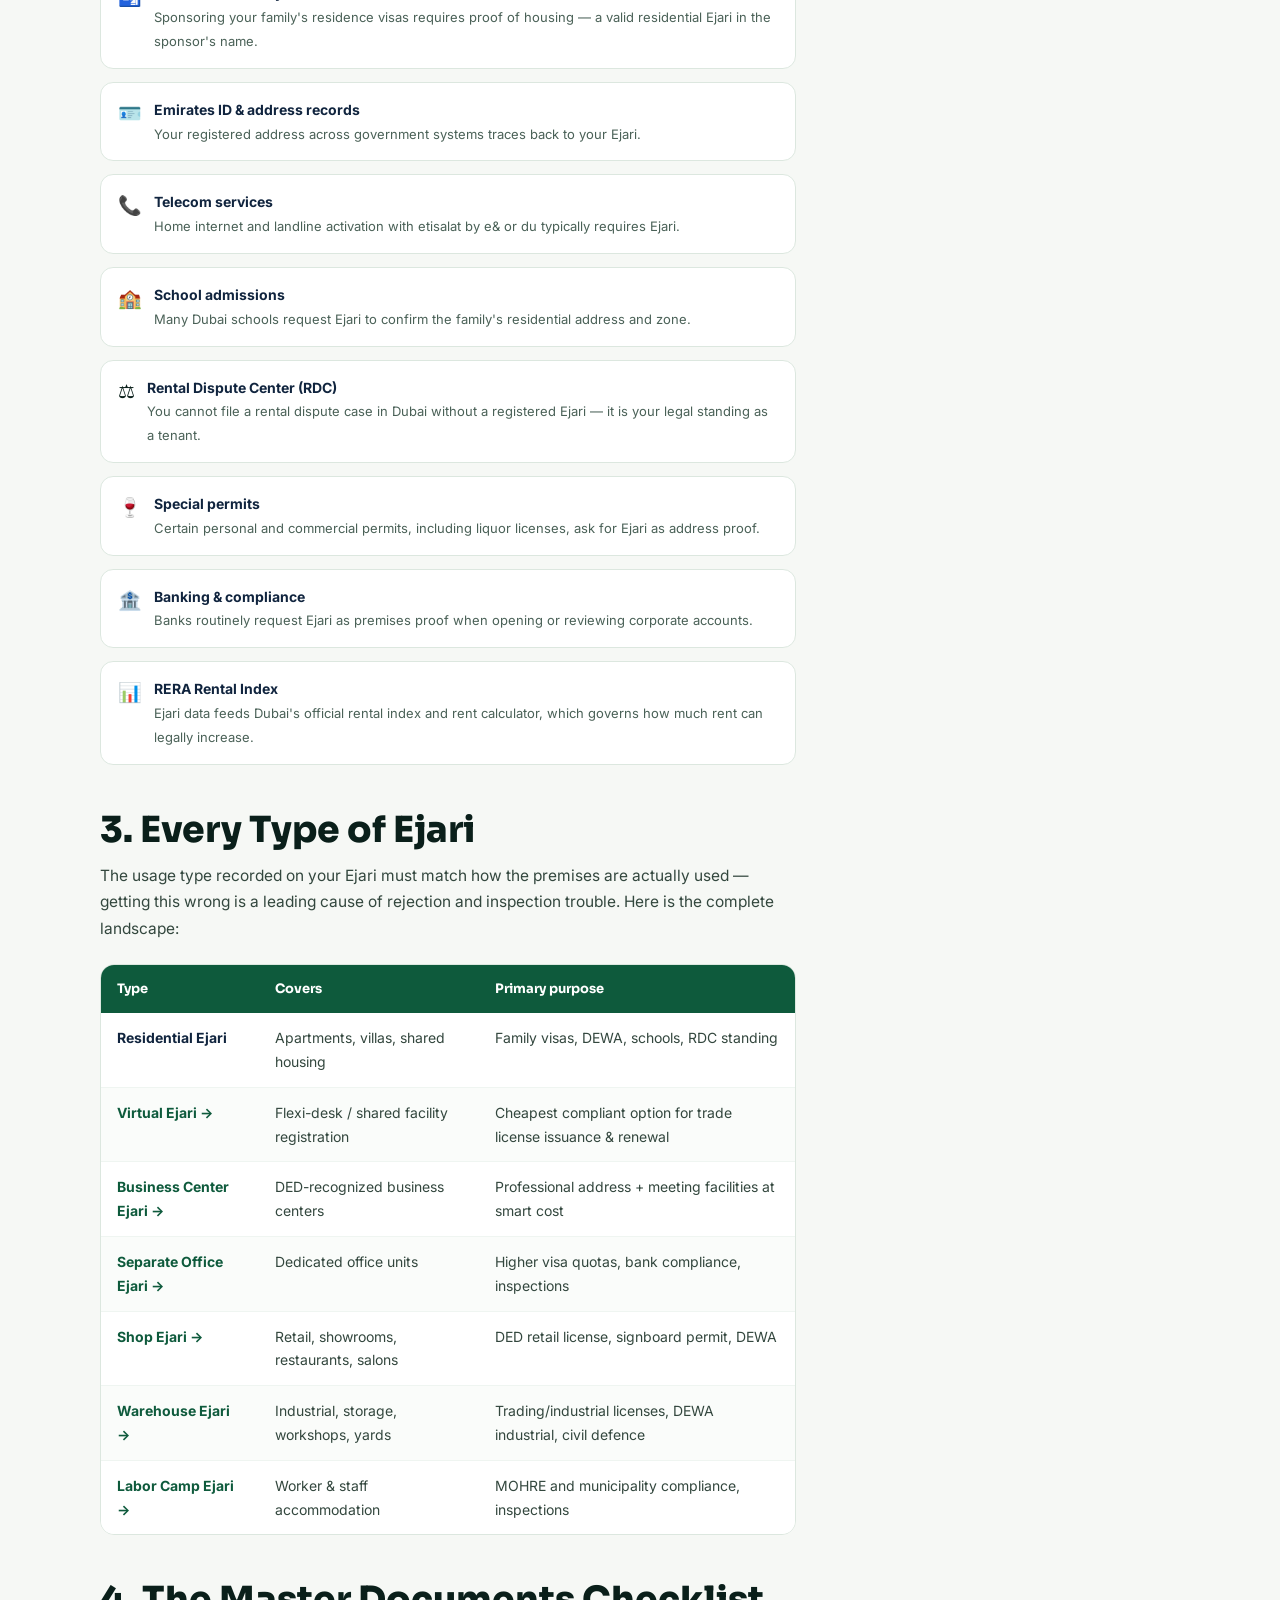
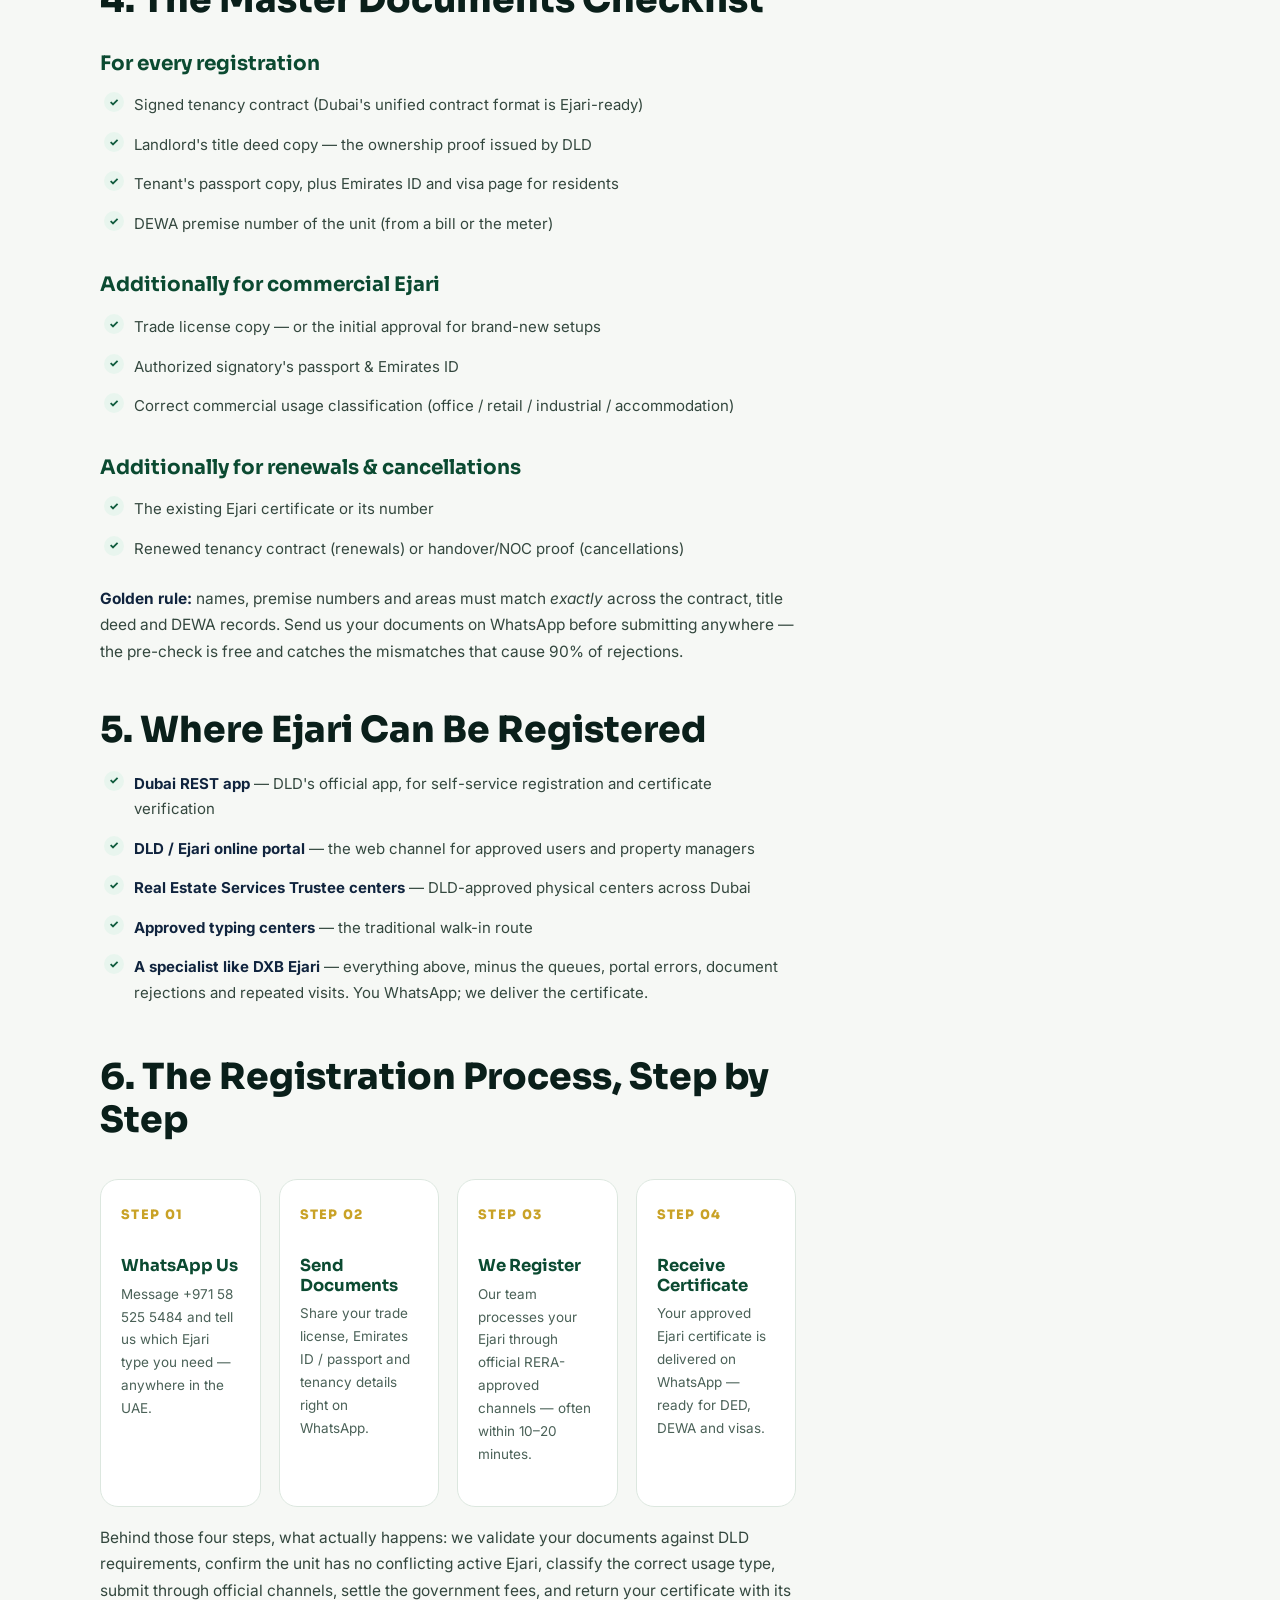
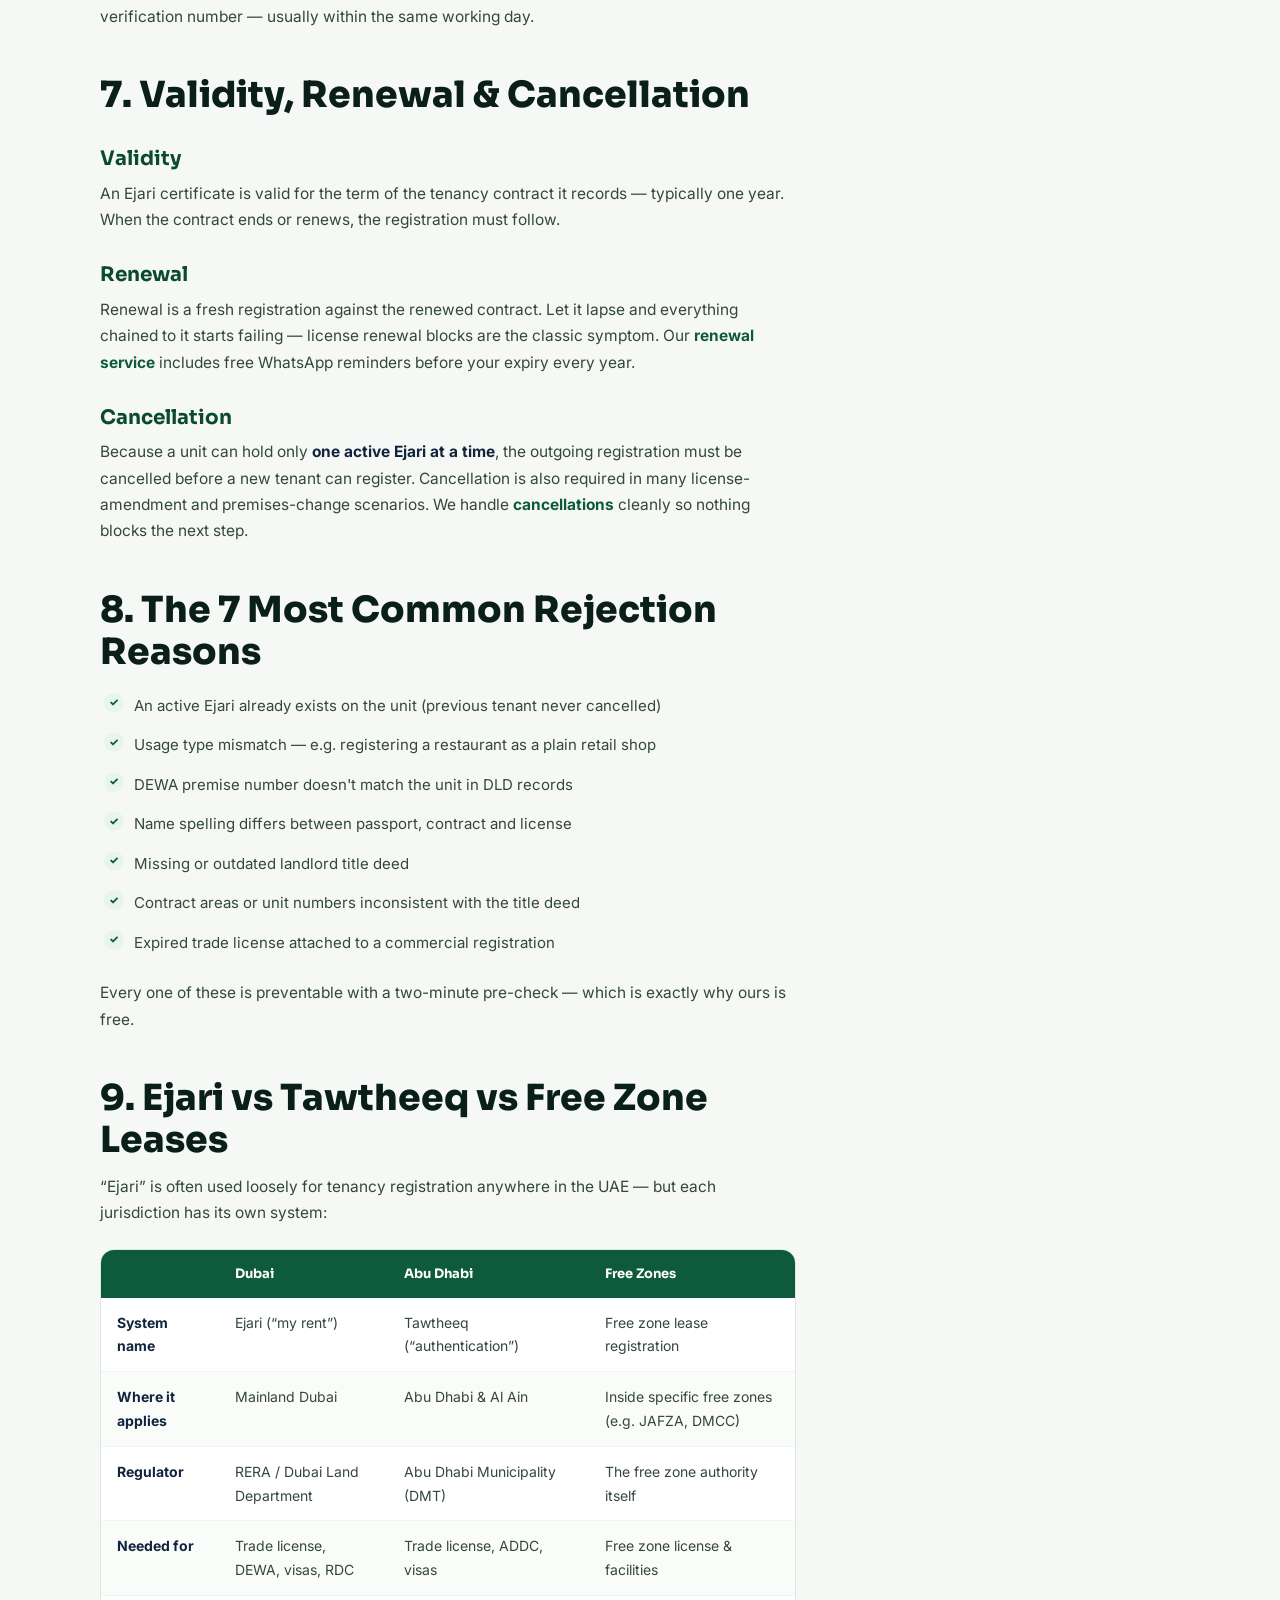
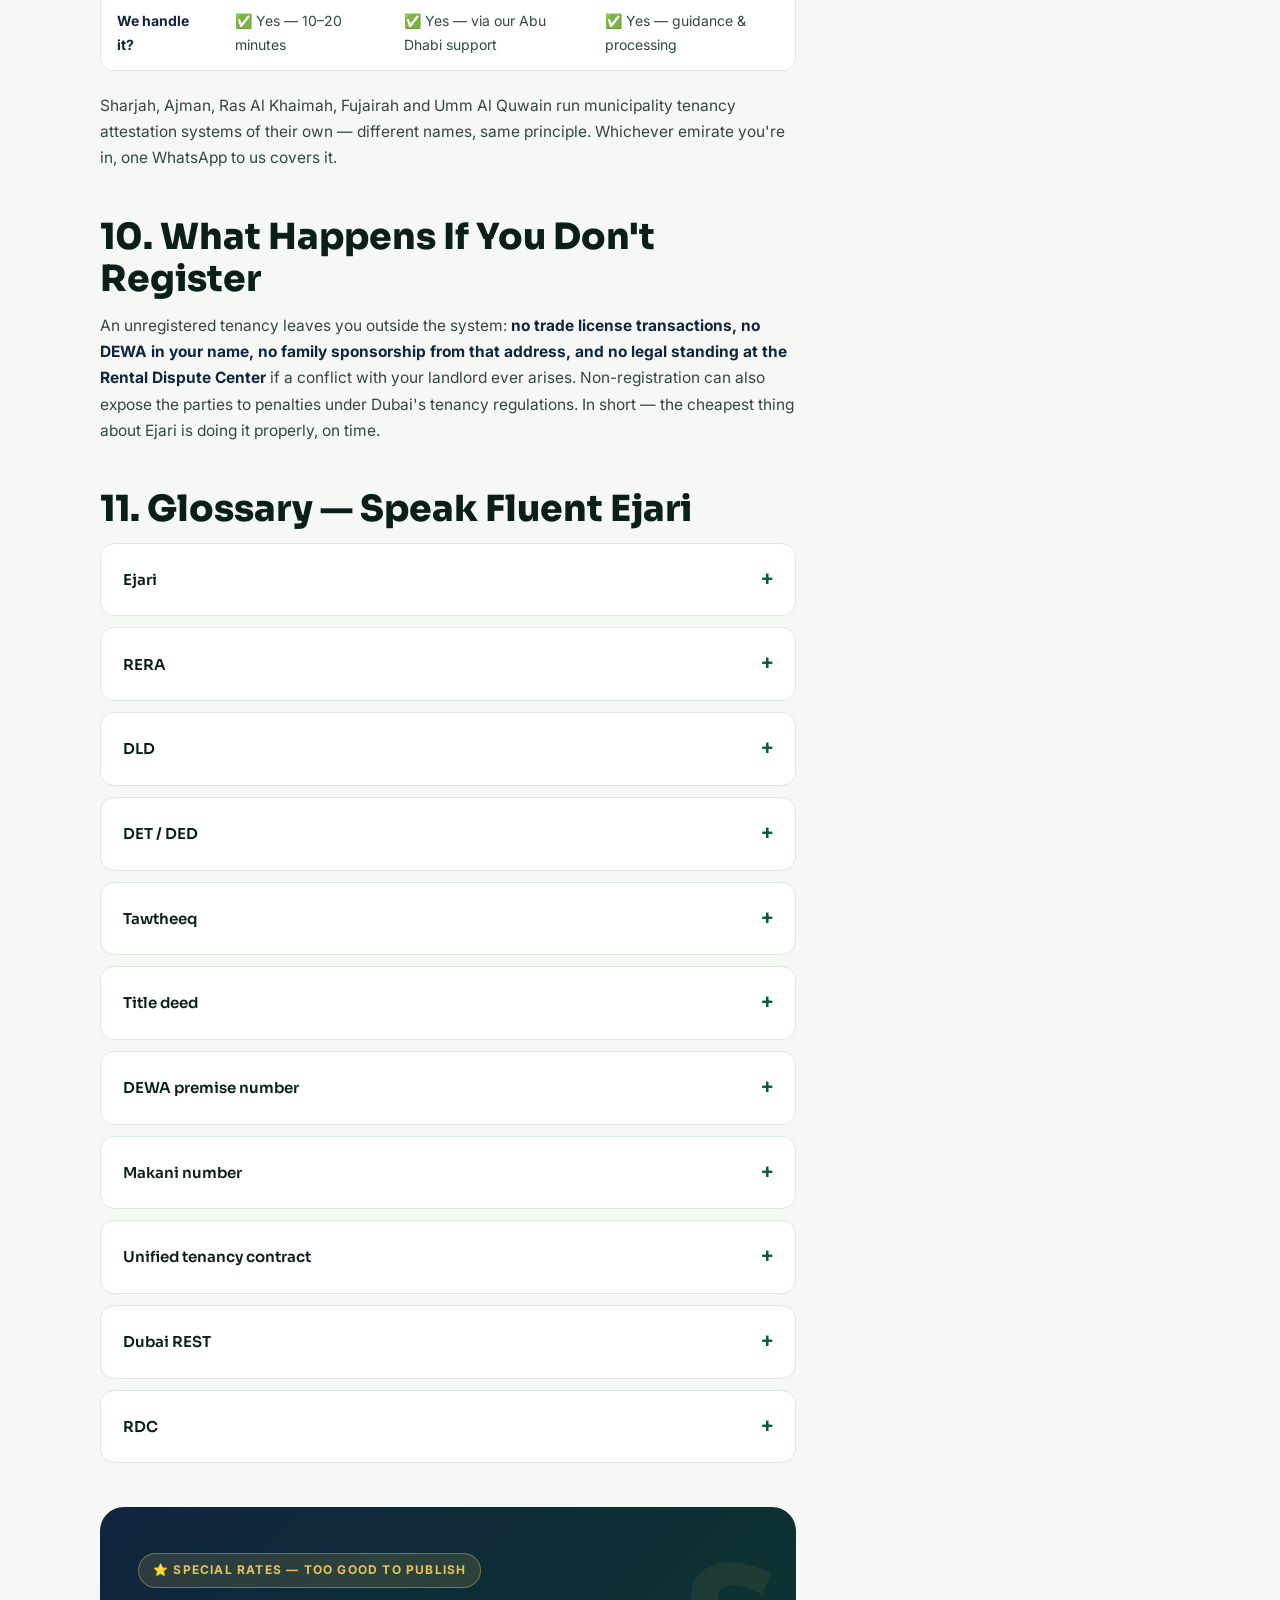
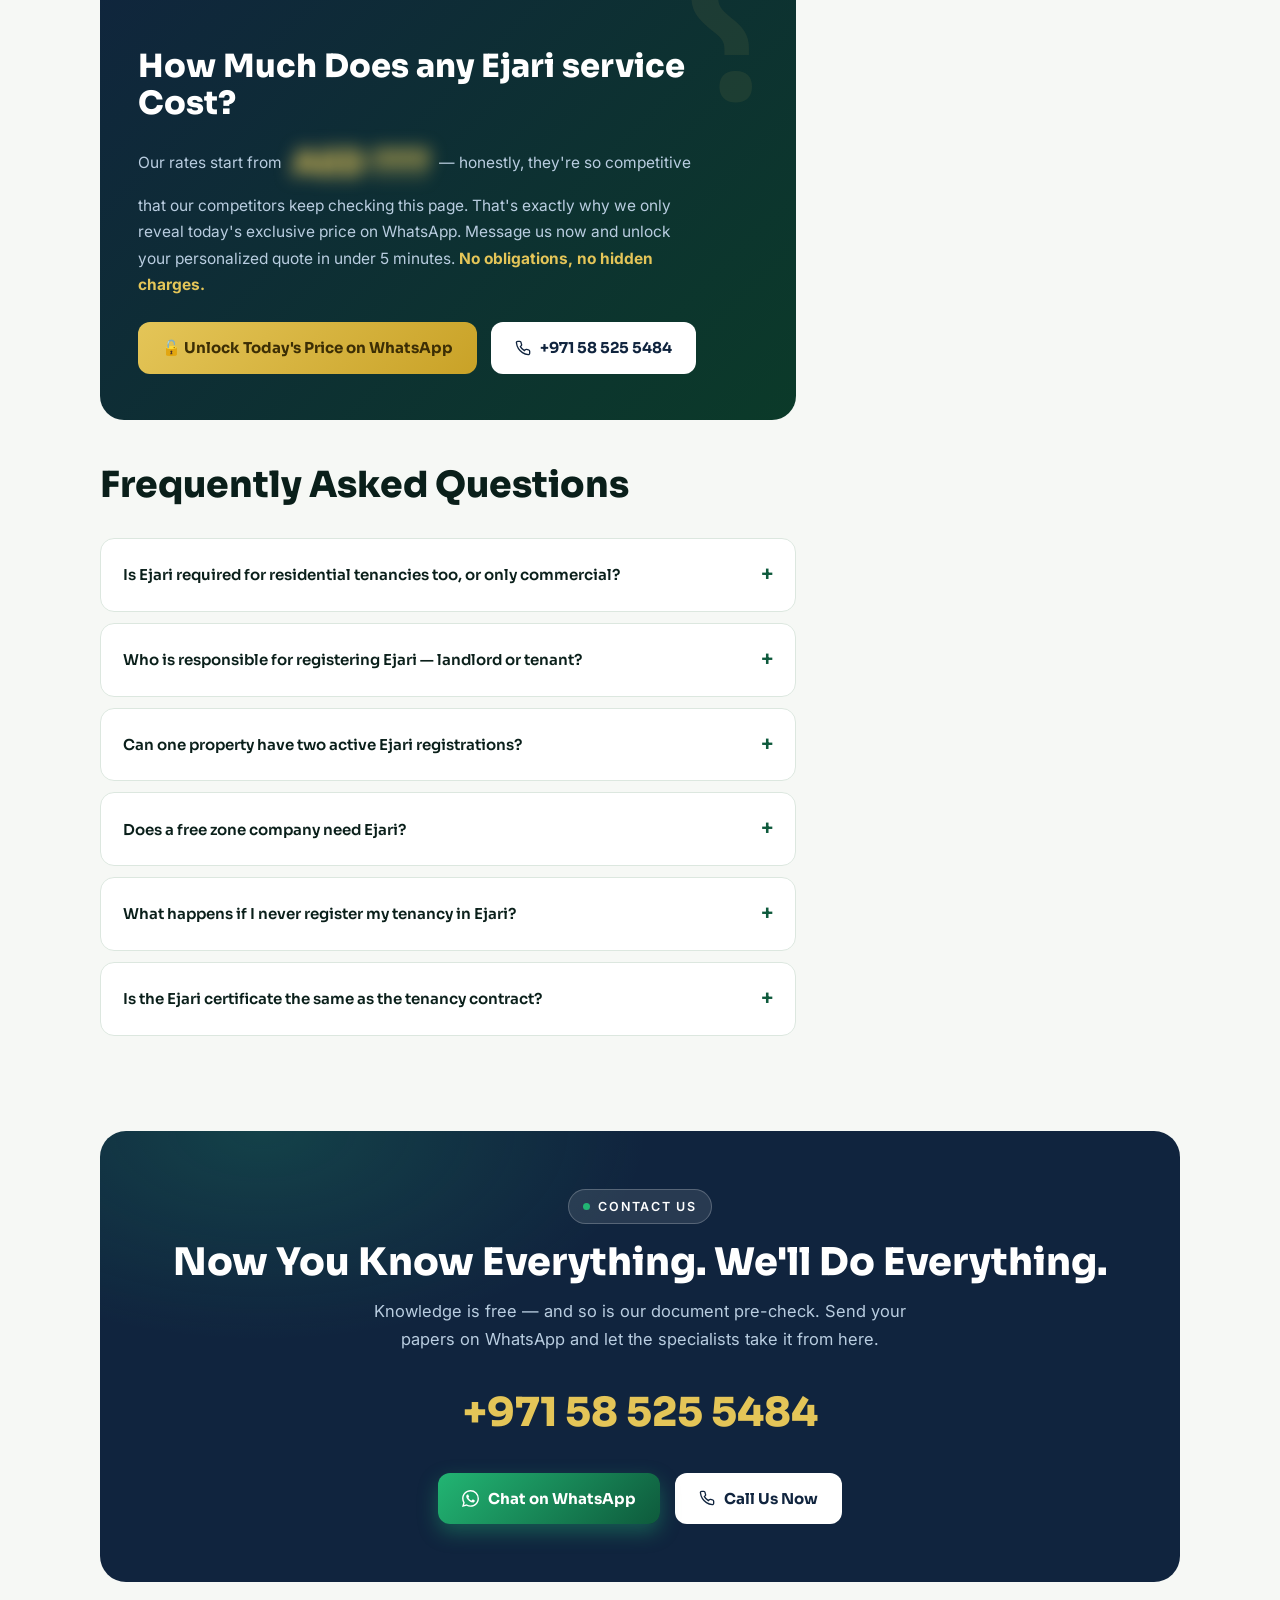
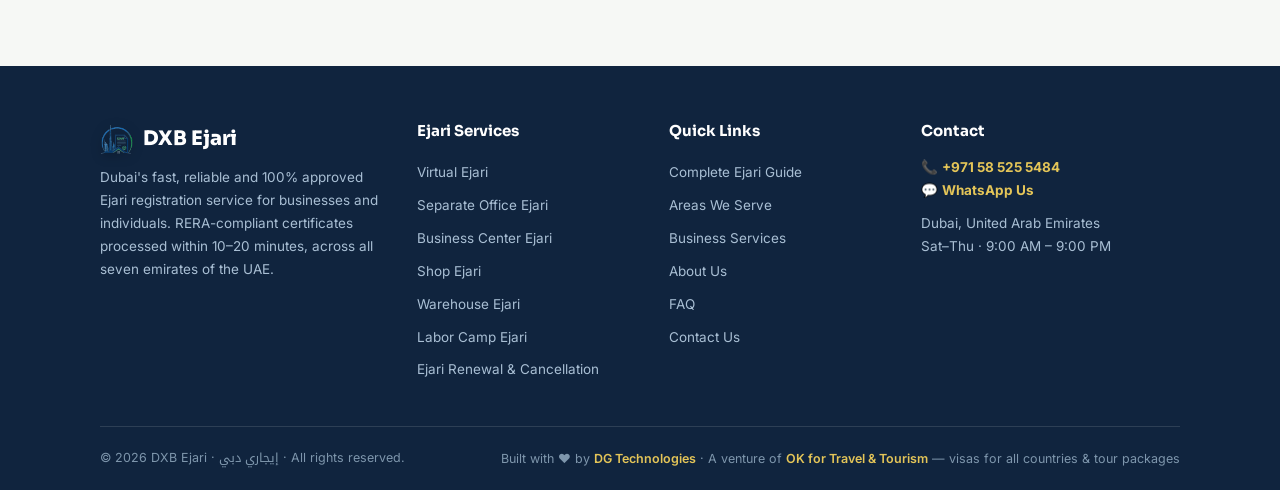
<file: services.html>
<!DOCTYPE html>
<html lang="en">
<head>
<meta charset="UTF-8">
<meta name="viewport" content="width=device-width, initial-scale=1.0">
<title>Complete Ejari Guide UAE — Everything About Ejari in One Place | DXB Ejari</title>
<meta name="description" content="The most complete Ejari guide in the UAE: what Ejari is, every type, all documents, registration channels, renewal, cancellation, rejections, Ejari vs Tawtheeq, glossary & more. WhatsApp +971 58 525 5484.">
<meta name="robots" content="index, follow, max-image-preview:large">
<meta name="author" content="DXB Ejari">
<meta name="geo.region" content="AE-DU">
<meta name="geo.placename" content="Dubai">
<link rel="canonical" href="https://dxbejari.com/services.html">
<meta property="og:type" content="website">
<meta property="og:url" content="https://dxbejari.com/services.html">
<meta property="og:title" content="Complete Ejari Guide UAE — Everything About Ejari in One Place | DXB Ejari">
<meta property="og:description" content="The most complete Ejari guide in the UAE: what Ejari is, every type, all documents, registration channels, renewal, cancellation, rejections, Ejari vs Tawtheeq, glossary & more. WhatsApp +971 58 525 5484.">
<meta property="og:site_name" content="DXB Ejari">
<meta property="og:locale" content="en_AE">
<meta property="og:image" content="https://dxbejari.com/og-image.jpg">
<meta property="og:image:secure_url" content="https://dxbejari.com/og-image.jpg">
<meta property="og:image:width" content="1200">
<meta property="og:image:height" content="630">
<meta property="og:image:type" content="image/jpeg">
<meta property="og:image:alt" content="Complete Ejari Guide UAE — Everything About Ejari in One Place | DXB Ejari">
<link rel="image_src" href="https://dxbejari.com/og-image.jpg">
<meta name="twitter:card" content="summary_large_image">
<meta name="twitter:title" content="Complete Ejari Guide UAE — Everything About Ejari in One Place | DXB Ejari">
<meta name="twitter:description" content="The most complete Ejari guide in the UAE: what Ejari is, every type, all documents, registration channels, renewal, cancellation, rejections, Ejari vs Tawtheeq, glossary & more. WhatsApp +971 58 525 5484.">
<meta name="twitter:image" content="https://dxbejari.com/og-image.jpg">
<meta name="theme-color" content="#0E5A3C">
<meta name="format-detection" content="telephone=yes">
<meta name="mobile-web-app-capable" content="yes">
<meta name="apple-mobile-web-app-status-bar-style" content="default">
<script>(function(){try{var d=document.documentElement,t=localStorage.getItem("dxb-theme")||(matchMedia("(prefers-color-scheme: dark)").matches?"dark":"light");d.dataset.theme=t;var a=localStorage.getItem("dxb-accent");if(a)d.dataset.accent=a}catch(e){}})();</script>
<link rel="icon" type="image/png" sizes="512x512" href="favicon-512.png">
<link rel="icon" type="image/png" sizes="32x32" href="favicon-32.png">
<link rel="icon" type="image/png" sizes="16x16" href="favicon-16.png">
<link rel="apple-touch-icon" sizes="180x180" href="favicon-180.png">
<link rel="preconnect" href="https://fonts.googleapis.com">
<link rel="preconnect" href="https://fonts.gstatic.com" crossorigin>
<link href="https://fonts.googleapis.com/css2?family=Sora:wght@400;600;700;800&family=Inter:wght@400;500;600&family=Noto+Kufi+Arabic:wght@500;700&display=swap" rel="stylesheet">
<link rel="stylesheet" href="style.css">
<script type="application/ld+json">{"@context": "https://schema.org", "@type": "ProfessionalService", "name": "DXB Ejari", "url": "https://dxbejari.com/", "telephone": "+971585255484", "description": "Ejari registration and renewal services across Dubai and all UAE emirates — virtual office, business center, shop, warehouse and labor camp Ejari with certificates issued within 10–20 minutes.", "areaServed": [{"@type": "Country", "name": "United Arab Emirates"}, {"@type": "City", "name": "Dubai"}], "address": {"@type": "PostalAddress", "addressLocality": "Dubai", "addressCountry": "AE"}, "priceRange": "AED", "openingHours": "Sa-Th 09:00-21:00", "sameAs": ["https://wa.me/971585255484", "https://oktravel.ae", "https://dgtechnology.online"], "parentOrganization": {"@type": "Organization", "name": "OK for Travel and Tourism", "url": "https://oktravel.ae"}}</script>
<script type="application/ld+json">{"@context": "https://schema.org", "@type": "BreadcrumbList", "itemListElement": [{"@type": "ListItem", "position": 1, "name": "Home", "item": "https://dxbejari.com/index.html"}, {"@type": "ListItem", "position": 2, "name": "Complete Ejari Guide", "item": "https://dxbejari.com/services.html"}]}</script>
<script type="application/ld+json">{"@context": "https://schema.org", "@type": "FAQPage", "mainEntity": [{"@type": "Question", "name": "Is Ejari required for residential tenancies too, or only commercial?", "acceptedAnswer": {"@type": "Answer", "text": "Both. Every tenancy contract in mainland Dubai — residential apartments and villas as well as commercial offices, shops and warehouses — must be registered in Ejari under Dubai's tenancy law. Residential Ejari is what unlocks DEWA, family visa sponsorship and school admissions."}}, {"@type": "Question", "name": "Who is responsible for registering Ejari — landlord or tenant?", "acceptedAnswer": {"@type": "Answer", "text": "Under the regulations the landlord (or their property manager) carries the registration obligation, but in day-to-day practice tenants very often complete it, especially for commercial premises, because the tenant needs the certificate for their license, DEWA and visas. Either party can register with the correct documents."}}, {"@type": "Question", "name": "Can one property have two active Ejari registrations?", "acceptedAnswer": {"@type": "Answer", "text": "No. A unit can hold only one active Ejari at a time. This is one of the most common causes of rejection — the previous tenant's Ejari was never cancelled. We resolve exactly this situation routinely."}}, {"@type": "Question", "name": "Does a free zone company need Ejari?", "acceptedAnswer": {"@type": "Answer", "text": "If the premises are inside certain free zones with their own lease-registration systems, the free zone's system applies instead. But the moment a free zone company takes mainland premises — an office, shop or warehouse outside the free zone — Ejari becomes mandatory for that unit."}}, {"@type": "Question", "name": "What happens if I never register my tenancy in Ejari?", "acceptedAnswer": {"@type": "Answer", "text": "You become invisible to the system: no trade license issuance or renewal, no DEWA in your name, no family visa sponsorship from that address, and — critically — no ability to file a case at the Rental Dispute Center if a conflict arises. Non-registration can also expose the parties to penalties under Dubai's tenancy regulations."}}, {"@type": "Question", "name": "Is the Ejari certificate the same as the tenancy contract?", "acceptedAnswer": {"@type": "Answer", "text": "No. The tenancy contract is the private agreement between landlord and tenant; the Ejari certificate is the government's official record of that contract, with its own unique number. Authorities rely on the Ejari certificate, not the raw contract."}}]}</script>
<script type="application/ld+json">{"@context": "https://schema.org", "@type": "Article", "headline": "The Complete Guide to Ejari in the UAE", "author": {"@type": "Organization", "name": "DXB Ejari"}, "publisher": {"@type": "Organization", "name": "DXB Ejari", "url": "https://dxbejari.com"}, "mainEntityOfPage": "https://dxbejari.com/services.html", "inLanguage": "en"}</script>
</head>
<body><header>
  <div class="wrap nav">
    <a class="logo" href="index.html" aria-label="DXB Ejari home">
      <img class="logo-mark" src="logo-mark.png" alt="DXB Ejari logo" width="40" height="40">
      <span>DXB Ejari<small class="ar">إيجاري دبي</small></span>
    </a>
    <button class="menu-btn" aria-label="Open menu" onclick="document.querySelector('.nav-links').classList.toggle('open')">☰</button>
    <nav class="nav-links" aria-label="Main">
      <a href="index.html">Home</a>
      <span class="dd"><a href="virtual-ejari.html">Ejari Services</a>
        <span class="dd-menu"><a href="virtual-ejari.html">Virtual Ejari</a><a href="separate-office-ejari.html">Separate Office Ejari</a><a href="business-center-ejari.html">Business Center Ejari</a><a href="shop-ejari.html">Shop Ejari</a><a href="warehouse-ejari.html">Warehouse Ejari</a><a href="labor-camp-ejari.html">Labor Camp Ejari</a><a href="ejari-renewal.html">Ejari Renewal & Cancellation</a></span>
      </span>
      <a href="services.html" class="on">Ejari Guide</a>
      <a href="areas-we-serve.html">Areas</a>
      <a href="business-services.html">Beyond Ejari</a>
      <a href="faq.html">FAQ</a>
      <a href="contact.html">Contact</a>
    </nav>
    <div class="nav-cta">
      <span class="fx">
        <button class="fx-fab" aria-label="Appearance settings" onclick="this.parentElement.classList.toggle('open')">🎨</button>
        <div class="fx-panel">
          <h5>Theme</h5>
          <div class="fx-row">
            <button data-theme-set="light">☀️ Light</button>
            <button data-theme-set="dark">🌙 Dark</button>
          </div>
          <h5>Color</h5>
          <div class="fx-row fx-swatches">
            <button data-accent-set="emerald" style="--sw:#22B573" aria-label="Emerald"></button>
            <button data-accent-set="ocean" style="--sw:#2B9DE8" aria-label="Ocean"></button>
            <button data-accent-set="violet" style="--sw:#8B5CF6" aria-label="Violet"></button>
            <button data-accent-set="crimson" style="--sw:#E8536F" aria-label="Crimson"></button>
            <button data-accent-set="amber" style="--sw:#F0A32B" aria-label="Amber"></button>
          </div>
          <h5>Live Background</h5>
          <div class="fx-row">
            <button data-bg="off">Off</button>
            <button data-bg="aurora">Aurora</button>
            <button data-bg="net">Network</button>
            <button data-bg="fireflies">Fireflies</button>
          </div>
        </div>
      </span>
      <a class="btn btn-ghost btn-sm" href="tel:+971585255484"><svg width="14" height="14" viewBox="0 0 24 24" fill="none" stroke="currentColor" stroke-width="2"><path d="M22 16.92v3a2 2 0 0 1-2.18 2 19.79 19.79 0 0 1-8.63-3.07 19.5 19.5 0 0 1-6-6 19.79 19.79 0 0 1-3.07-8.67A2 2 0 0 1 4.11 2h3a2 2 0 0 1 2 1.72c.127.96.361 1.903.7 2.81a2 2 0 0 1-.45 2.11L8.09 9.91a16 16 0 0 0 6 6l1.27-1.27a2 2 0 0 1 2.11-.45c.907.339 1.85.573 2.81.7A2 2 0 0 1 22 16.92z"/></svg> Call</a>
      <a class="btn btn-green btn-sm nav-wa" href="https://wa.me/971585255484?text=Hi%2C%20I%20need%20Ejari%20services%20in%20Dubai" target="_blank" rel="noopener" aria-label="Chat on WhatsApp"><svg width="15" height="15" viewBox="0 0 24 24" fill="currentColor"><path d="M17.472 14.382c-.297-.149-1.758-.867-2.03-.967-.273-.099-.471-.148-.67.15-.197.297-.767.966-.94 1.164-.173.199-.347.223-.644.075-.297-.15-1.255-.463-2.39-1.475-.883-.788-1.48-1.761-1.653-2.059-.173-.297-.018-.458.13-.606.134-.133.297-.347.446-.52.149-.174.198-.298.298-.497.099-.198.05-.371-.025-.52-.075-.149-.669-1.612-.916-2.207-.242-.579-.487-.5-.669-.51l-.57-.01c-.198 0-.52.074-.792.372-.272.297-1.04 1.016-1.04 2.479 0 1.462 1.065 2.875 1.213 3.074.149.198 2.096 3.2 5.077 4.487.709.306 1.262.489 1.694.625.712.227 1.36.195 1.871.118.571-.085 1.758-.719 2.006-1.413.248-.694.248-1.289.173-1.413-.074-.124-.272-.198-.57-.347m-5.421 7.403h-.004a9.87 9.87 0 0 1-5.031-1.378l-.361-.214-3.741.982.998-3.648-.235-.374a9.86 9.86 0 0 1-1.51-5.26c.001-5.45 4.436-9.884 9.888-9.884 2.64 0 5.122 1.03 6.988 2.898a9.825 9.825 0 0 1 2.893 6.994c-.003 5.45-4.437 9.884-9.885 9.884m8.413-18.297A11.815 11.815 0 0 0 12.05 0C5.495 0 .16 5.335.157 11.892c0 2.096.547 4.142 1.588 5.945L.057 24l6.305-1.654a11.882 11.882 0 0 0 5.683 1.448h.005c6.554 0 11.89-5.335 11.893-11.893a11.821 11.821 0 0 0-3.48-8.413Z"/></svg> <span class="btn-label">WhatsApp</span></a>
    </div>
  </div>
</header><div class="wrap crumbs"><a href="index.html">Home</a><span>›</span><b style="color:var(--emerald)">Complete Ejari Guide</b></div>
<section class="phero" style="padding-top:34px">
  <div class="ar-mark ar" aria-hidden="true">دليل</div>
  <div class="wrap">
    <span class="eyebrow">📚 The Ejari Encyclopedia</span>
    <h1>Everything About Ejari. <span class="grad">Literally Everything.</span></h1>
    <p class="lead">The single most complete Ejari resource in the UAE — every type, every document, every rule, every pitfall. Read it all, or skip the homework and WhatsApp us; either way, you'll end up with a valid certificate.</p>
    <div class="hero-ctas">
      <a class="btn btn-green" href="https://wa.me/971585255484?text=I%20read%20your%20Ejari%20guide%20-%20I%20need%20help" target="_blank" rel="noopener"><svg width="17" height="17" viewBox="0 0 24 24" fill="currentColor"><path d="M17.472 14.382c-.297-.149-1.758-.867-2.03-.967-.273-.099-.471-.148-.67.15-.197.297-.767.966-.94 1.164-.173.199-.347.223-.644.075-.297-.15-1.255-.463-2.39-1.475-.883-.788-1.48-1.761-1.653-2.059-.173-.297-.018-.458.13-.606.134-.133.297-.347.446-.52.149-.174.198-.298.298-.497.099-.198.05-.371-.025-.52-.075-.149-.669-1.612-.916-2.207-.242-.579-.487-.5-.669-.51l-.57-.01c-.198 0-.52.074-.792.372-.272.297-1.04 1.016-1.04 2.479 0 1.462 1.065 2.875 1.213 3.074.149.198 2.096 3.2 5.077 4.487.709.306 1.262.489 1.694.625.712.227 1.36.195 1.871.118.571-.085 1.758-.719 2.006-1.413.248-.694.248-1.289.173-1.413-.074-.124-.272-.198-.57-.347m-5.421 7.403h-.004a9.87 9.87 0 0 1-5.031-1.378l-.361-.214-3.741.982.998-3.648-.235-.374a9.86 9.86 0 0 1-1.51-5.26c.001-5.45 4.436-9.884 9.888-9.884 2.64 0 5.122 1.03 6.988 2.898a9.825 9.825 0 0 1 2.893 6.994c-.003 5.45-4.437 9.884-9.885 9.884m8.413-18.297A11.815 11.815 0 0 0 12.05 0C5.495 0 .16 5.335.157 11.892c0 2.096.547 4.142 1.588 5.945L.057 24l6.305-1.654a11.882 11.882 0 0 0 5.683 1.448h.005c6.554 0 11.89-5.335 11.893-11.893a11.821 11.821 0 0 0-3.48-8.413Z"/></svg> Skip to the Easy Part</a>
      <a class="btn btn-dark" href="tel:+971585255484"><svg width="16" height="16" viewBox="0 0 24 24" fill="none" stroke="currentColor" stroke-width="2"><path d="M22 16.92v3a2 2 0 0 1-2.18 2 19.79 19.79 0 0 1-8.63-3.07 19.5 19.5 0 0 1-6-6 19.79 19.79 0 0 1-3.07-8.67A2 2 0 0 1 4.11 2h3a2 2 0 0 1 2 1.72c.127.96.361 1.903.7 2.81a2 2 0 0 1-.45 2.11L8.09 9.91a16 16 0 0 0 6 6l1.27-1.27a2 2 0 0 1 2.11-.45c.907.339 1.85.573 2.81.7A2 2 0 0 1 22 16.92z"/></svg> +971 58 525 5484</a>
    </div>
    <div class="chip-grid" style="margin-top:26px"><a class="chip" href="#what-is-ejari">What is Ejari?</a><a class="chip" href="#why-it-matters">Why It Matters</a><a class="chip" href="#types">All Ejari Types</a><a class="chip" href="#documents">Documents Checklist</a><a class="chip" href="#channels">Where to Register</a><a class="chip" href="#process">Step-by-Step Process</a><a class="chip" href="#validity">Validity, Renewal & Cancellation</a><a class="chip" href="#rejections">Common Rejection Reasons</a><a class="chip" href="#comparison">Ejari vs Tawtheeq vs Free Zones</a><a class="chip" href="#consequences">If You Don't Register</a><a class="chip" href="#glossary">Glossary</a></div>
  </div>
</section>

<section style="padding-top:44px">
  <div class="wrap twocol">
    <article class="prose">

      <h2 id="what-is-ejari">1. What is Ejari?</h2>
      <p><strong>Ejari</strong> (Arabic: <span class="ar">إيجاري</span>, meaning “my rent”) is Dubai's mandatory, government-run tenancy registration system. Introduced under <strong>Law No. 26 of 2007</strong>, which regulates the relationship between landlords and tenants in Dubai, it is operated by the <strong>Real Estate Regulatory Agency (RERA)</strong> under the <strong>Dubai Land Department (DLD)</strong>.</p>
      <p>Its purpose is simple and powerful: every rental contract in mainland Dubai — residential or commercial — is recorded in one official database. That single registration legalizes the tenancy, protects both parties, feeds Dubai's rental index, and acts as the key that unlocks nearly every government service tied to a property.</p>
      <p>The output is the <strong>Ejari certificate</strong>: an official document carrying a unique registration number, instantly verifiable by anyone in the DLD's <strong>Dubai REST app</strong>. When a bank, DED, DEWA, immigration or a school asks for “your Ejari,” this certificate is what they mean.</p>

      <h2 id="why-it-matters">2. Why Ejari Matters — Everything It Unlocks</h2>
      <p>Ejari is not paperwork for its own sake. It is the gateway document of life and business in Dubai:</p>
      <div class="docs" style="grid-template-columns:1fr"><div class="doc rv"><span style="font-size:19px">🏢</span><span><strong>Trade license — new & renewal</strong><br><span style="color:#4A6157;font-size:13px">DET/DED will not issue or renew a mainland Dubai trade license without a valid commercial Ejari linked to the premises.</span></span></div><div class="doc rv"><span style="font-size:19px">⚡</span><span><strong>DEWA connection</strong><br><span style="color:#4A6157;font-size:13px">Electricity and water activation for any unit requires the Ejari certificate number.</span></span></div><div class="doc rv"><span style="font-size:19px">🛂</span><span><strong>Residence & family visas</strong><br><span style="color:#4A6157;font-size:13px">Sponsoring your family's residence visas requires proof of housing — a valid residential Ejari in the sponsor's name.</span></span></div><div class="doc rv"><span style="font-size:19px">🪪</span><span><strong>Emirates ID & address records</strong><br><span style="color:#4A6157;font-size:13px">Your registered address across government systems traces back to your Ejari.</span></span></div><div class="doc rv"><span style="font-size:19px">📞</span><span><strong>Telecom services</strong><br><span style="color:#4A6157;font-size:13px">Home internet and landline activation with etisalat by e& or du typically requires Ejari.</span></span></div><div class="doc rv"><span style="font-size:19px">🏫</span><span><strong>School admissions</strong><br><span style="color:#4A6157;font-size:13px">Many Dubai schools request Ejari to confirm the family's residential address and zone.</span></span></div><div class="doc rv"><span style="font-size:19px">⚖️</span><span><strong>Rental Dispute Center (RDC)</strong><br><span style="color:#4A6157;font-size:13px">You cannot file a rental dispute case in Dubai without a registered Ejari — it is your legal standing as a tenant.</span></span></div><div class="doc rv"><span style="font-size:19px">🍷</span><span><strong>Special permits</strong><br><span style="color:#4A6157;font-size:13px">Certain personal and commercial permits, including liquor licenses, ask for Ejari as address proof.</span></span></div><div class="doc rv"><span style="font-size:19px">🏦</span><span><strong>Banking & compliance</strong><br><span style="color:#4A6157;font-size:13px">Banks routinely request Ejari as premises proof when opening or reviewing corporate accounts.</span></span></div><div class="doc rv"><span style="font-size:19px">📊</span><span><strong>RERA Rental Index</strong><br><span style="color:#4A6157;font-size:13px">Ejari data feeds Dubai's official rental index and rent calculator, which governs how much rent can legally increase.</span></span></div></div>

      <h2 id="types">3. Every Type of Ejari</h2>
      <p>The usage type recorded on your Ejari must match how the premises are actually used — getting this wrong is a leading cause of rejection and inspection trouble. Here is the complete landscape:</p>
      <div class="gtable-wrap"><table class="gtable">
        <thead><tr><th>Type</th><th>Covers</th><th>Primary purpose</th></tr></thead>
        <tbody><tr><td><strong>Residential Ejari</strong></td><td>Apartments, villas, shared housing</td><td>Family visas, DEWA, schools, RDC standing</td></tr><tr><td><a href="virtual-ejari.html" style="color:var(--emerald);font-weight:700">Virtual Ejari →</a></td><td>Flexi-desk / shared facility registration</td><td>Cheapest compliant option for trade license issuance & renewal</td></tr><tr><td><a href="business-center-ejari.html" style="color:var(--emerald);font-weight:700">Business Center Ejari →</a></td><td>DED-recognized business centers</td><td>Professional address + meeting facilities at smart cost</td></tr><tr><td><a href="separate-office-ejari.html" style="color:var(--emerald);font-weight:700">Separate Office Ejari →</a></td><td>Dedicated office units</td><td>Higher visa quotas, bank compliance, inspections</td></tr><tr><td><a href="shop-ejari.html" style="color:var(--emerald);font-weight:700">Shop Ejari →</a></td><td>Retail, showrooms, restaurants, salons</td><td>DED retail license, signboard permit, DEWA</td></tr><tr><td><a href="warehouse-ejari.html" style="color:var(--emerald);font-weight:700">Warehouse Ejari →</a></td><td>Industrial, storage, workshops, yards</td><td>Trading/industrial licenses, DEWA industrial, civil defence</td></tr><tr><td><a href="labor-camp-ejari.html" style="color:var(--emerald);font-weight:700">Labor Camp Ejari →</a></td><td>Worker & staff accommodation</td><td>MOHRE and municipality compliance, inspections</td></tr></tbody>
      </table></div>

      <h2 id="documents">4. The Master Documents Checklist</h2>
      <h3>For every registration</h3>
      <ul>
        <li>Signed tenancy contract (Dubai's unified contract format is Ejari-ready)</li>
        <li>Landlord's title deed copy — the ownership proof issued by DLD</li>
        <li>Tenant's passport copy, plus Emirates ID and visa page for residents</li>
        <li>DEWA premise number of the unit (from a bill or the meter)</li>
      </ul>
      <h3>Additionally for commercial Ejari</h3>
      <ul>
        <li>Trade license copy — or the initial approval for brand-new setups</li>
        <li>Authorized signatory's passport & Emirates ID</li>
        <li>Correct commercial usage classification (office / retail / industrial / accommodation)</li>
      </ul>
      <h3>Additionally for renewals & cancellations</h3>
      <ul>
        <li>The existing Ejari certificate or its number</li>
        <li>Renewed tenancy contract (renewals) or handover/NOC proof (cancellations)</li>
      </ul>
      <p><strong>Golden rule:</strong> names, premise numbers and areas must match <em>exactly</em> across the contract, title deed and DEWA records. Send us your documents on WhatsApp before submitting anywhere — the pre-check is free and catches the mismatches that cause 90% of rejections.</p>

      <h2 id="channels">5. Where Ejari Can Be Registered</h2>
      <ul>
        <li><strong>Dubai REST app</strong> — DLD's official app, for self-service registration and certificate verification</li>
        <li><strong>DLD / Ejari online portal</strong> — the web channel for approved users and property managers</li>
        <li><strong>Real Estate Services Trustee centers</strong> — DLD-approved physical centers across Dubai</li>
        <li><strong>Approved typing centers</strong> — the traditional walk-in route</li>
        <li><strong>A specialist like DXB Ejari</strong> — everything above, minus the queues, portal errors, document rejections and repeated visits. You WhatsApp; we deliver the certificate.</li>
      </ul>

      <h2 id="process">6. The Registration Process, Step by Step</h2>
      <div class="steps"><div class="step rv"><span class="num">STEP 01</span><h3>WhatsApp Us</h3><p>Message +971 58 525 5484 and tell us which Ejari type you need — anywhere in the UAE.</p></div><div class="step rv"><span class="num">STEP 02</span><h3>Send Documents</h3><p>Share your trade license, Emirates ID / passport and tenancy details right on WhatsApp.</p></div><div class="step rv"><span class="num">STEP 03</span><h3>We Register</h3><p>Our team processes your Ejari through official RERA-approved channels — often within 10–20 minutes.</p></div><div class="step rv"><span class="num">STEP 04</span><h3>Receive Certificate</h3><p>Your approved Ejari certificate is delivered on WhatsApp — ready for DED, DEWA and visas.</p></div></div>
      <p style="margin-top:18px">Behind those four steps, what actually happens: we validate your documents against DLD requirements, confirm the unit has no conflicting active Ejari, classify the correct usage type, submit through official channels, settle the government fees, and return your certificate with its verification number — usually within the same working day.</p>

      <h2 id="validity">7. Validity, Renewal & Cancellation</h2>
      <h3>Validity</h3>
      <p>An Ejari certificate is valid for the term of the tenancy contract it records — typically one year. When the contract ends or renews, the registration must follow.</p>
      <h3>Renewal</h3>
      <p>Renewal is a fresh registration against the renewed contract. Let it lapse and everything chained to it starts failing — license renewal blocks are the classic symptom. Our <a href="ejari-renewal.html" style="color:var(--emerald);font-weight:700">renewal service</a> includes free WhatsApp reminders before your expiry every year.</p>
      <h3>Cancellation</h3>
      <p>Because a unit can hold only <strong>one active Ejari at a time</strong>, the outgoing registration must be cancelled before a new tenant can register. Cancellation is also required in many license-amendment and premises-change scenarios. We handle <a href="ejari-renewal.html" style="color:var(--emerald);font-weight:700">cancellations</a> cleanly so nothing blocks the next step.</p>

      <h2 id="rejections">8. The 7 Most Common Rejection Reasons</h2>
      <ul>
        <li>An active Ejari already exists on the unit (previous tenant never cancelled)</li>
        <li>Usage type mismatch — e.g. registering a restaurant as a plain retail shop</li>
        <li>DEWA premise number doesn't match the unit in DLD records</li>
        <li>Name spelling differs between passport, contract and license</li>
        <li>Missing or outdated landlord title deed</li>
        <li>Contract areas or unit numbers inconsistent with the title deed</li>
        <li>Expired trade license attached to a commercial registration</li>
      </ul>
      <p>Every one of these is preventable with a two-minute pre-check — which is exactly why ours is free.</p>

      <h2 id="comparison">9. Ejari vs Tawtheeq vs Free Zone Leases</h2>
      <p>“Ejari” is often used loosely for tenancy registration anywhere in the UAE — but each jurisdiction has its own system:</p>
      <div class="gtable-wrap"><table class="gtable">
        <thead><tr><th></th><th>Dubai</th><th>Abu Dhabi</th><th>Free Zones</th></tr></thead>
        <tbody><tr><td><strong>System name</strong></td><td>Ejari (“my rent”)</td><td>Tawtheeq (“authentication”)</td><td>Free zone lease registration</td></tr><tr><td><strong>Where it applies</strong></td><td>Mainland Dubai</td><td>Abu Dhabi & Al Ain</td><td>Inside specific free zones (e.g. JAFZA, DMCC)</td></tr><tr><td><strong>Regulator</strong></td><td>RERA / Dubai Land Department</td><td>Abu Dhabi Municipality (DMT)</td><td>The free zone authority itself</td></tr><tr><td><strong>Needed for</strong></td><td>Trade license, DEWA, visas, RDC</td><td>Trade license, ADDC, visas</td><td>Free zone license & facilities</td></tr><tr><td><strong>We handle it?</strong></td><td>✅ Yes — 10–20 minutes</td><td>✅ Yes — via our Abu Dhabi support</td><td>✅ Yes — guidance & processing</td></tr></tbody>
      </table></div>
      <p>Sharjah, Ajman, Ras Al Khaimah, Fujairah and Umm Al Quwain run municipality tenancy attestation systems of their own — different names, same principle. Whichever emirate you're in, one WhatsApp to us covers it.</p>

      <h2 id="consequences">10. What Happens If You Don't Register</h2>
      <p>An unregistered tenancy leaves you outside the system: <strong>no trade license transactions, no DEWA in your name, no family sponsorship from that address, and no legal standing at the Rental Dispute Center</strong> if a conflict with your landlord ever arises. Non-registration can also expose the parties to penalties under Dubai's tenancy regulations. In short — the cheapest thing about Ejari is doing it properly, on time.</p>

      <h2 id="glossary">11. Glossary — Speak Fluent Ejari</h2>
      <details class="rv"><summary>Ejari</summary><div class="a">Arabic for “my rent” — Dubai's mandatory online tenancy registration system, launched under Law No. 26 of 2007 and operated by RERA under the Dubai Land Department.</div></details><details class="rv"><summary>RERA</summary><div class="a">Real Estate Regulatory Agency — the regulatory arm of the Dubai Land Department that governs the rental market, the Ejari system and the rental index.</div></details><details class="rv"><summary>DLD</summary><div class="a">Dubai Land Department — the government body overseeing all real estate registration in Dubai, including Ejari.</div></details><details class="rv"><summary>DET / DED</summary><div class="a">Dubai's Department of Economy & Tourism (formerly DED) — issues and renews mainland trade licenses, and requires Ejari for premises.</div></details><details class="rv"><summary>Tawtheeq</summary><div class="a">Abu Dhabi's equivalent tenancy registration system, required for licenses, ADDC and visas in Abu Dhabi and Al Ain.</div></details><details class="rv"><summary>Title deed</summary><div class="a">The ownership document of the property, issued by DLD — a copy is required from the landlord for Ejari registration.</div></details><details class="rv"><summary>DEWA premise number</summary><div class="a">The unique number identifying a unit in the Dubai Electricity & Water Authority system — Ejari and DEWA records must match.</div></details><details class="rv"><summary>Makani number</summary><div class="a">Dubai's 10-digit geographic address for every building entrance — often used to pinpoint premises in registrations.</div></details><details class="rv"><summary>Unified tenancy contract</summary><div class="a">Dubai's standardized tenancy contract format, designed to be Ejari-ready.</div></details><details class="rv"><summary>Dubai REST</summary><div class="a">The Dubai Land Department's official app where any Ejari certificate can be verified instantly by its number.</div></details><details class="rv"><summary>RDC</summary><div class="a">Rental Dispute Center — Dubai's judicial arm for landlord-tenant conflicts; a registered Ejari is required to file a case.</div></details>

      <div class="mystery rv">
  <span class="tag">⭐ Special Rates — Too Good To Publish</span>
  <h2>How Much Does any Ejari service Cost?</h2>
  <p>Our rates start from <span class="blur-price">AED ???</span> — honestly, they're so competitive that our competitors keep checking this page. That's exactly why we only reveal today's exclusive price on WhatsApp. Message us now and unlock your personalized quote in under 5 minutes. <strong style="color:var(--gold-2)">No obligations, no hidden charges.</strong></p>
  <div style="display:flex;gap:14px;flex-wrap:wrap">
    <a class="btn btn-gold" href="https://wa.me/971585255484?text=What%20is%20the%20price%20of%20any%20Ejari%20service?" target="_blank" rel="noopener">🔓 Unlock Today's Price on WhatsApp</a>
    <a class="btn btn-white" href="tel:+971585255484"><svg width="16" height="16" viewBox="0 0 24 24" fill="none" stroke="currentColor" stroke-width="2"><path d="M22 16.92v3a2 2 0 0 1-2.18 2 19.79 19.79 0 0 1-8.63-3.07 19.5 19.5 0 0 1-6-6 19.79 19.79 0 0 1-3.07-8.67A2 2 0 0 1 4.11 2h3a2 2 0 0 1 2 1.72c.127.96.361 1.903.7 2.81a2 2 0 0 1-.45 2.11L8.09 9.91a16 16 0 0 0 6 6l1.27-1.27a2 2 0 0 1 2.11-.45c.907.339 1.85.573 2.81.7A2 2 0 0 1 22 16.92z"/></svg> +971 58 525 5484</a>
  </div>
</div>

      <h2>Frequently Asked Questions</h2>
      <div class="faq"><details class="rv"><summary>Is Ejari required for residential tenancies too, or only commercial?</summary><div class="a">Both. Every tenancy contract in mainland Dubai — residential apartments and villas as well as commercial offices, shops and warehouses — must be registered in Ejari under Dubai's tenancy law. Residential Ejari is what unlocks DEWA, family visa sponsorship and school admissions.</div></details><details class="rv"><summary>Who is responsible for registering Ejari — landlord or tenant?</summary><div class="a">Under the regulations the landlord (or their property manager) carries the registration obligation, but in day-to-day practice tenants very often complete it, especially for commercial premises, because the tenant needs the certificate for their license, DEWA and visas. Either party can register with the correct documents.</div></details><details class="rv"><summary>Can one property have two active Ejari registrations?</summary><div class="a">No. A unit can hold only one active Ejari at a time. This is one of the most common causes of rejection — the previous tenant's Ejari was never cancelled. We resolve exactly this situation routinely.</div></details><details class="rv"><summary>Does a free zone company need Ejari?</summary><div class="a">If the premises are inside certain free zones with their own lease-registration systems, the free zone's system applies instead. But the moment a free zone company takes mainland premises — an office, shop or warehouse outside the free zone — Ejari becomes mandatory for that unit.</div></details><details class="rv"><summary>What happens if I never register my tenancy in Ejari?</summary><div class="a">You become invisible to the system: no trade license issuance or renewal, no DEWA in your name, no family visa sponsorship from that address, and — critically — no ability to file a case at the Rental Dispute Center if a conflict arises. Non-registration can also expose the parties to penalties under Dubai's tenancy regulations.</div></details><details class="rv"><summary>Is the Ejari certificate the same as the tenancy contract?</summary><div class="a">No. The tenancy contract is the private agreement between landlord and tenant; the Ejari certificate is the government's official record of that contract, with its own unique number. Authorities rely on the Ejari certificate, not the raw contract.</div></details></div>
    </article>
    <aside class="sidebar">
      <div class="side-box side-cta">
  <h3 style="color:#fff">Get Today's Price 🔓</h3>
  <p>Our rates are too competitive to publish. Message us and unlock your exclusive quote in under 5 minutes.</p>
  <a class="phone" href="tel:+971585255484">+971 58 525 5484</a>
  <a class="btn btn-gold" style="width:100%;justify-content:center" href="https://wa.me/971585255484?text=Hi%2C%20I%20want%20to%20know%20the%20Ejari%20price" target="_blank" rel="noopener"><svg width="16" height="16" viewBox="0 0 24 24" fill="currentColor"><path d="M17.472 14.382c-.297-.149-1.758-.867-2.03-.967-.273-.099-.471-.148-.67.15-.197.297-.767.966-.94 1.164-.173.199-.347.223-.644.075-.297-.15-1.255-.463-2.39-1.475-.883-.788-1.48-1.761-1.653-2.059-.173-.297-.018-.458.13-.606.134-.133.297-.347.446-.52.149-.174.198-.298.298-.497.099-.198.05-.371-.025-.52-.075-.149-.669-1.612-.916-2.207-.242-.579-.487-.5-.669-.51l-.57-.01c-.198 0-.52.074-.792.372-.272.297-1.04 1.016-1.04 2.479 0 1.462 1.065 2.875 1.213 3.074.149.198 2.096 3.2 5.077 4.487.709.306 1.262.489 1.694.625.712.227 1.36.195 1.871.118.571-.085 1.758-.719 2.006-1.413.248-.694.248-1.289.173-1.413-.074-.124-.272-.198-.57-.347m-5.421 7.403h-.004a9.87 9.87 0 0 1-5.031-1.378l-.361-.214-3.741.982.998-3.648-.235-.374a9.86 9.86 0 0 1-1.51-5.26c.001-5.45 4.436-9.884 9.888-9.884 2.64 0 5.122 1.03 6.988 2.898a9.825 9.825 0 0 1 2.893 6.994c-.003 5.45-4.437 9.884-9.885 9.884m8.413-18.297A11.815 11.815 0 0 0 12.05 0C5.495 0 .16 5.335.157 11.892c0 2.096.547 4.142 1.588 5.945L.057 24l6.305-1.654a11.882 11.882 0 0 0 5.683 1.448h.005c6.554 0 11.89-5.335 11.893-11.893a11.821 11.821 0 0 0-3.48-8.413Z"/></svg> WhatsApp for Price</a>
</div>
      <div class="side-box"><h3>Other Ejari Services</h3><div class="links"><a href="virtual-ejari.html">Virtual Ejari</a><a href="separate-office-ejari.html">Separate Office Ejari</a><a href="business-center-ejari.html">Business Center Ejari</a><a href="shop-ejari.html">Shop Ejari</a><a href="warehouse-ejari.html">Warehouse Ejari</a><a href="labor-camp-ejari.html">Labor Camp Ejari</a><a href="ejari-renewal.html">Ejari Renewal & Cancellation</a><a href="areas-we-serve.html">📍 Areas We Serve</a><a href="business-services.html">💼 Business Services</a></div></div>
    </aside>
  </div>
</section>
<section style="padding-top:20px"><div class="wrap"><div class="cta-band rv">
  <span class="eyebrow lt">Contact Us</span>
  <h2>Now You Know Everything. We'll Do Everything.</h2>
  <p>Knowledge is free — and so is our document pre-check. Send your papers on WhatsApp and let the specialists take it from here.</p>
  <a class="phone-big" href="tel:+971585255484">+971 58 525 5484</a>
  <div class="cta-ctas">
    <a class="btn btn-green" href="https://wa.me/971585255484?text=I%20read%20the%20Ejari%20guide%20and%20I%20need%20registration" target="_blank" rel="noopener"><svg width="17" height="17" viewBox="0 0 24 24" fill="currentColor"><path d="M17.472 14.382c-.297-.149-1.758-.867-2.03-.967-.273-.099-.471-.148-.67.15-.197.297-.767.966-.94 1.164-.173.199-.347.223-.644.075-.297-.15-1.255-.463-2.39-1.475-.883-.788-1.48-1.761-1.653-2.059-.173-.297-.018-.458.13-.606.134-.133.297-.347.446-.52.149-.174.198-.298.298-.497.099-.198.05-.371-.025-.52-.075-.149-.669-1.612-.916-2.207-.242-.579-.487-.5-.669-.51l-.57-.01c-.198 0-.52.074-.792.372-.272.297-1.04 1.016-1.04 2.479 0 1.462 1.065 2.875 1.213 3.074.149.198 2.096 3.2 5.077 4.487.709.306 1.262.489 1.694.625.712.227 1.36.195 1.871.118.571-.085 1.758-.719 2.006-1.413.248-.694.248-1.289.173-1.413-.074-.124-.272-.198-.57-.347m-5.421 7.403h-.004a9.87 9.87 0 0 1-5.031-1.378l-.361-.214-3.741.982.998-3.648-.235-.374a9.86 9.86 0 0 1-1.51-5.26c.001-5.45 4.436-9.884 9.888-9.884 2.64 0 5.122 1.03 6.988 2.898a9.825 9.825 0 0 1 2.893 6.994c-.003 5.45-4.437 9.884-9.885 9.884m8.413-18.297A11.815 11.815 0 0 0 12.05 0C5.495 0 .16 5.335.157 11.892c0 2.096.547 4.142 1.588 5.945L.057 24l6.305-1.654a11.882 11.882 0 0 0 5.683 1.448h.005c6.554 0 11.89-5.335 11.893-11.893a11.821 11.821 0 0 0-3.48-8.413Z"/></svg> Chat on WhatsApp</a>
    <a class="btn btn-white" href="tel:+971585255484"><svg width="16" height="16" viewBox="0 0 24 24" fill="none" stroke="currentColor" stroke-width="2"><path d="M22 16.92v3a2 2 0 0 1-2.18 2 19.79 19.79 0 0 1-8.63-3.07 19.5 19.5 0 0 1-6-6 19.79 19.79 0 0 1-3.07-8.67A2 2 0 0 1 4.11 2h3a2 2 0 0 1 2 1.72c.127.96.361 1.903.7 2.81a2 2 0 0 1-.45 2.11L8.09 9.91a16 16 0 0 0 6 6l1.27-1.27a2 2 0 0 1 2.11-.45c.907.339 1.85.573 2.81.7A2 2 0 0 1 22 16.92z"/></svg> Call Us Now</a>
  </div>
</div></div></section><footer>
  <div class="wrap">
    <div class="fgrid">
      <div>
        <div class="fbrand"><img class="logo-mark" src="logo-mark.png" alt="DXB Ejari logo" width="34" height="34"> DXB Ejari</div>
        <p>Dubai's fast, reliable and 100% approved Ejari registration service for businesses and individuals. RERA-compliant certificates processed within 10–20 minutes, across all seven emirates of the UAE.</p>
      </div>
      <div>
        <h4>Ejari Services</h4>
        <a href="virtual-ejari.html">Virtual Ejari</a><a href="separate-office-ejari.html">Separate Office Ejari</a><a href="business-center-ejari.html">Business Center Ejari</a><a href="shop-ejari.html">Shop Ejari</a><a href="warehouse-ejari.html">Warehouse Ejari</a><a href="labor-camp-ejari.html">Labor Camp Ejari</a><a href="ejari-renewal.html">Ejari Renewal & Cancellation</a>
      </div>
      <div>
        <h4>Quick Links</h4>
        <a href="services.html">Complete Ejari Guide</a>
        <a href="areas-we-serve.html">Areas We Serve</a>
        <a href="business-services.html">Business Services</a>
        <a href="about-us.html">About Us</a>
        <a href="faq.html">FAQ</a>
        <a href="contact.html">Contact Us</a>
      </div>
      <div>
        <h4>Contact</h4>
        <p style="margin-bottom:10px">📞 <a href="tel:+971585255484" style="color:var(--gold-2);font-weight:700">+971 58 525 5484</a><br>
        💬 <a href="https://wa.me/971585255484?text=Hi%2C%20I%20need%20Ejari%20services%20in%20Dubai" target="_blank" rel="noopener" style="color:var(--gold-2);font-weight:700">WhatsApp Us</a></p>
        <p>Dubai, United Arab Emirates<br>Sat–Thu · 9:00 AM – 9:00 PM</p>
      </div>
    </div>
    <div class="watermark">
      <span>© <span class="yr">2026</span> DXB Ejari · <span class="ar">إيجاري دبي</span> · All rights reserved.</span>
      <span>Built with ❤️ by <a href="https://dgtechnology.online" target="_blank" rel="noopener">DG Technologies</a> · A venture of <a href="https://oktravel.ae" target="_blank" rel="noopener">OK for Travel &amp; Tourism</a> — visas for all countries &amp; tour packages</span>
    </div>
  </div>
</footer>
<a class="wa-float" href="https://wa.me/971585255484?text=Hi%2C%20I%20need%20Ejari%20services%20in%20Dubai" target="_blank" rel="noopener" aria-label="Chat on WhatsApp"><svg width="28" height="28" viewBox="0 0 24 24" fill="currentColor"><path d="M17.472 14.382c-.297-.149-1.758-.867-2.03-.967-.273-.099-.471-.148-.67.15-.197.297-.767.966-.94 1.164-.173.199-.347.223-.644.075-.297-.15-1.255-.463-2.39-1.475-.883-.788-1.48-1.761-1.653-2.059-.173-.297-.018-.458.13-.606.134-.133.297-.347.446-.52.149-.174.198-.298.298-.497.099-.198.05-.371-.025-.52-.075-.149-.669-1.612-.916-2.207-.242-.579-.487-.5-.669-.51l-.57-.01c-.198 0-.52.074-.792.372-.272.297-1.04 1.016-1.04 2.479 0 1.462 1.065 2.875 1.213 3.074.149.198 2.096 3.2 5.077 4.487.709.306 1.262.489 1.694.625.712.227 1.36.195 1.871.118.571-.085 1.758-.719 2.006-1.413.248-.694.248-1.289.173-1.413-.074-.124-.272-.198-.57-.347m-5.421 7.403h-.004a9.87 9.87 0 0 1-5.031-1.378l-.361-.214-3.741.982.998-3.648-.235-.374a9.86 9.86 0 0 1-1.51-5.26c.001-5.45 4.436-9.884 9.888-9.884 2.64 0 5.122 1.03 6.988 2.898a9.825 9.825 0 0 1 2.893 6.994c-.003 5.45-4.437 9.884-9.885 9.884m8.413-18.297A11.815 11.815 0 0 0 12.05 0C5.495 0 .16 5.335.157 11.892c0 2.096.547 4.142 1.588 5.945L.057 24l6.305-1.654a11.882 11.882 0 0 0 5.683 1.448h.005c6.554 0 11.89-5.335 11.893-11.893a11.821 11.821 0 0 0-3.48-8.413Z"/></svg></a>
<script src="app.js" defer></script>
<script>
const io=new IntersectionObserver(es=>{es.forEach(e=>{if(e.isIntersecting){e.target.classList.add('on');io.unobserve(e.target)}})},{threshold:.1});
document.querySelectorAll('.rv').forEach(el=>io.observe(el));
document.querySelectorAll('.yr').forEach(el=>el.textContent=new Date().getFullYear());
</script>
</body>
</html>
</file>
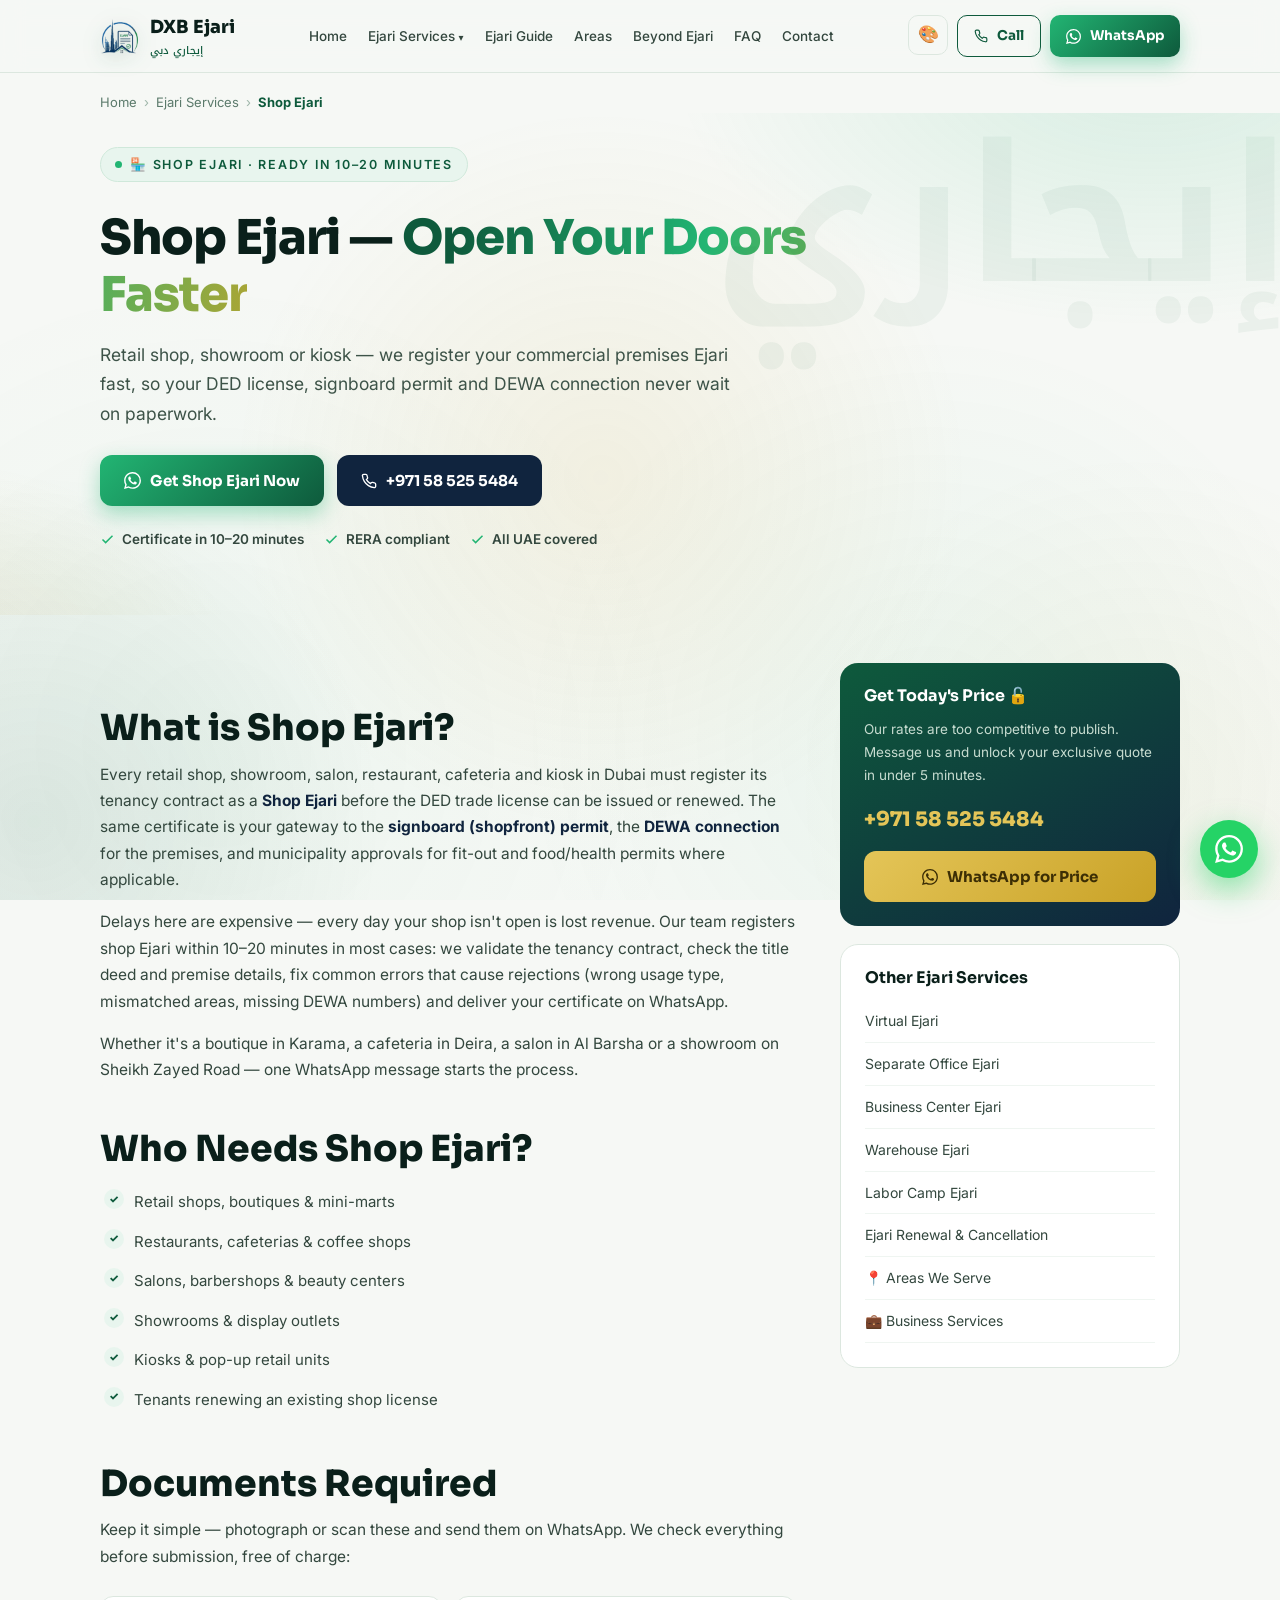
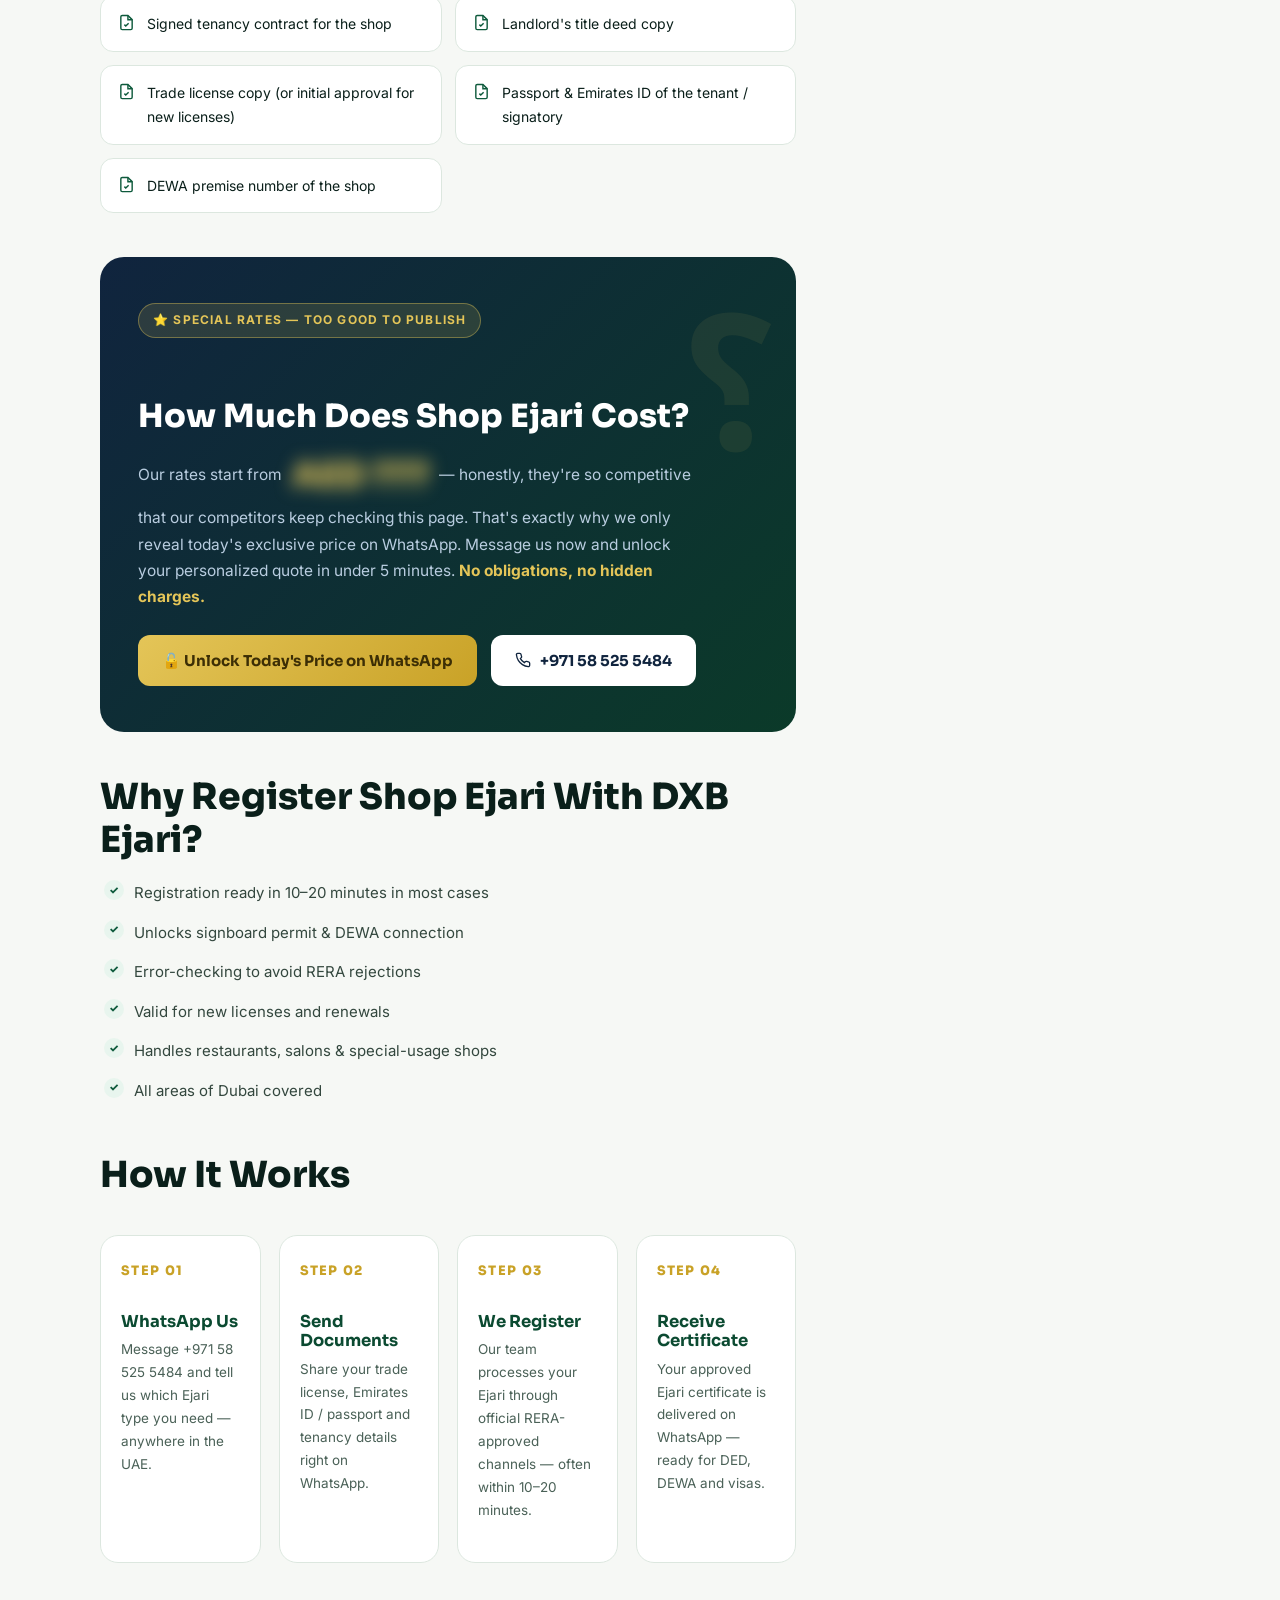
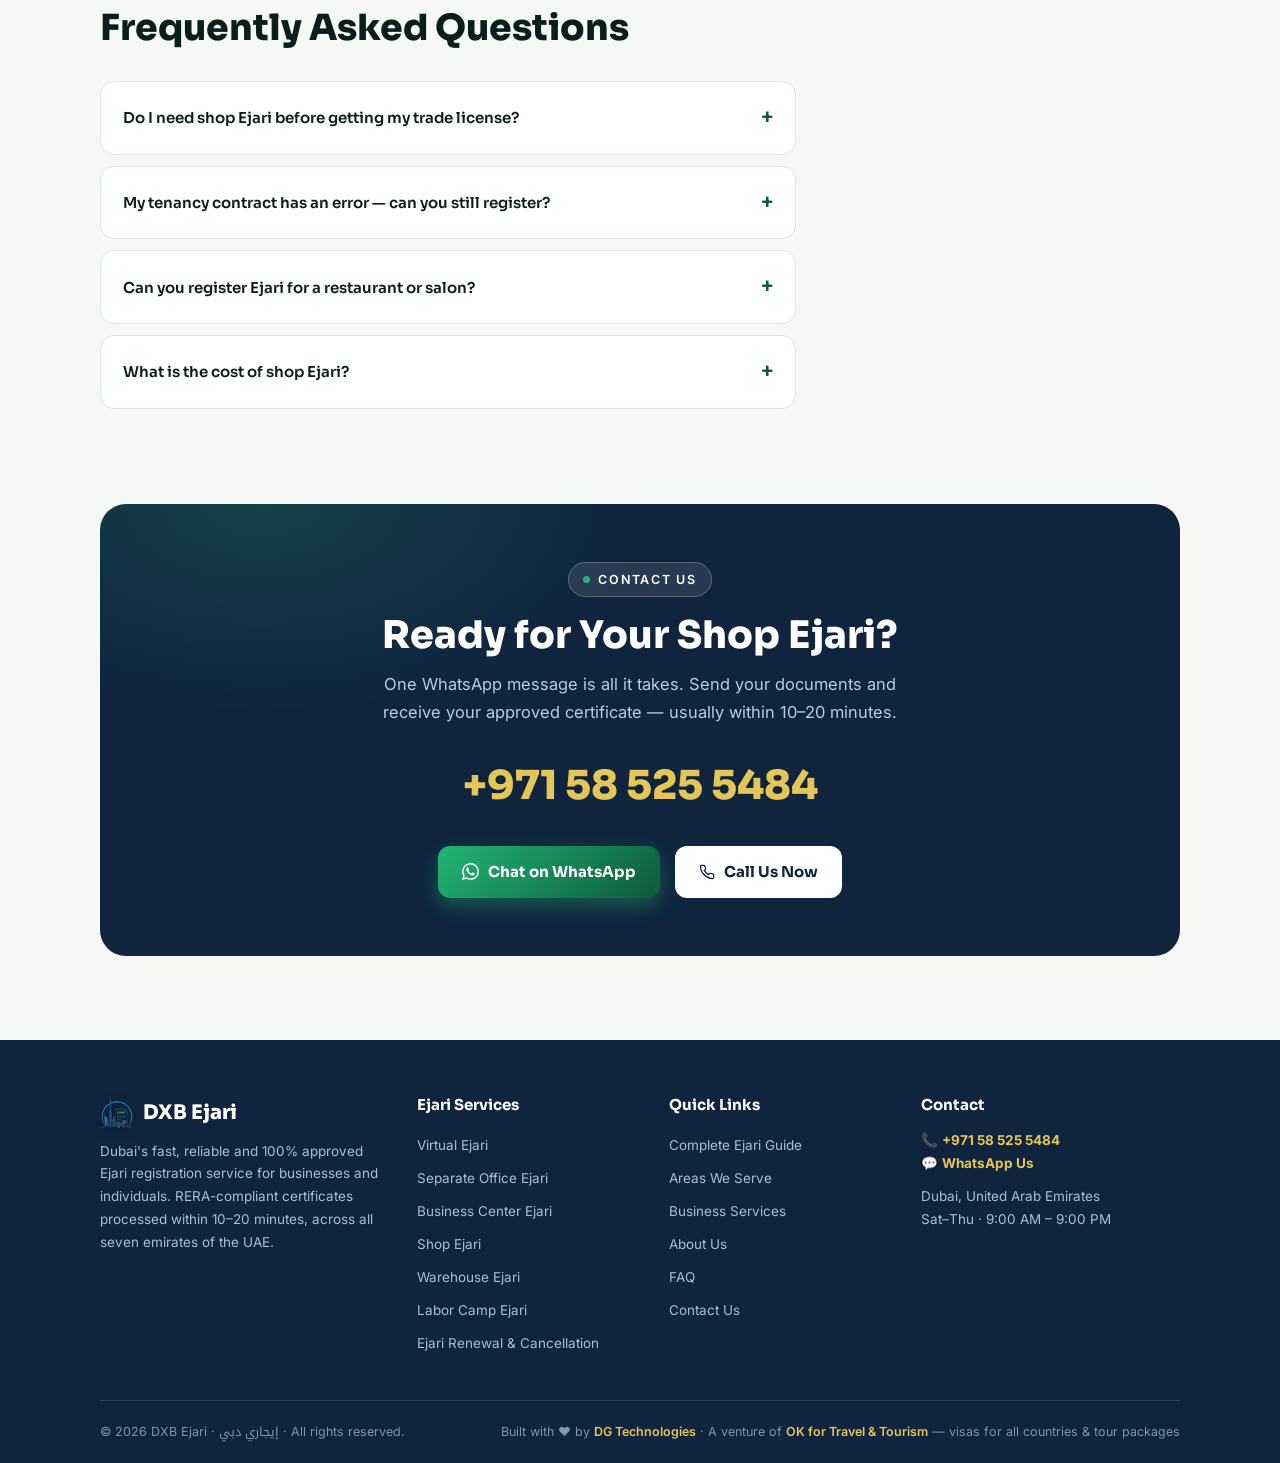
<file: shop-ejari.html>
<!DOCTYPE html>
<html lang="en">
<head>
<meta charset="UTF-8">
<meta name="viewport" content="width=device-width, initial-scale=1.0">
<title>Shop Ejari Dubai — Retail & Showroom Registration | DXB Ejari</title>
<meta name="description" content="Shop and showroom Ejari registration in Dubai — required for DED retail licenses, signboard permits and DEWA. Fast, RERA-compliant, done within 10–20 minutes. WhatsApp +971 58 525 5484.">
<meta name="robots" content="index, follow, max-image-preview:large">
<meta name="author" content="DXB Ejari">
<meta name="geo.region" content="AE-DU">
<meta name="geo.placename" content="Dubai">
<link rel="canonical" href="https://dxbejari.com/shop-ejari.html">
<meta property="og:type" content="website">
<meta property="og:url" content="https://dxbejari.com/shop-ejari.html">
<meta property="og:title" content="Shop Ejari Dubai — Retail & Showroom Registration | DXB Ejari">
<meta property="og:description" content="Shop and showroom Ejari registration in Dubai — required for DED retail licenses, signboard permits and DEWA. Fast, RERA-compliant, done within 10–20 minutes. WhatsApp +971 58 525 5484.">
<meta property="og:site_name" content="DXB Ejari">
<meta property="og:locale" content="en_AE">
<meta property="og:image" content="https://dxbejari.com/og-image.jpg">
<meta property="og:image:secure_url" content="https://dxbejari.com/og-image.jpg">
<meta property="og:image:width" content="1200">
<meta property="og:image:height" content="630">
<meta property="og:image:type" content="image/jpeg">
<meta property="og:image:alt" content="Shop Ejari Dubai — Retail & Showroom Registration | DXB Ejari">
<link rel="image_src" href="https://dxbejari.com/og-image.jpg">
<meta name="twitter:card" content="summary_large_image">
<meta name="twitter:title" content="Shop Ejari Dubai — Retail & Showroom Registration | DXB Ejari">
<meta name="twitter:description" content="Shop and showroom Ejari registration in Dubai — required for DED retail licenses, signboard permits and DEWA. Fast, RERA-compliant, done within 10–20 minutes. WhatsApp +971 58 525 5484.">
<meta name="twitter:image" content="https://dxbejari.com/og-image.jpg">
<meta name="theme-color" content="#0E5A3C">
<meta name="format-detection" content="telephone=yes">
<meta name="mobile-web-app-capable" content="yes">
<meta name="apple-mobile-web-app-status-bar-style" content="default">
<script>(function(){try{var d=document.documentElement,t=localStorage.getItem("dxb-theme")||(matchMedia("(prefers-color-scheme: dark)").matches?"dark":"light");d.dataset.theme=t;var a=localStorage.getItem("dxb-accent");if(a)d.dataset.accent=a}catch(e){}})();</script>
<link rel="icon" type="image/png" sizes="512x512" href="favicon-512.png">
<link rel="icon" type="image/png" sizes="32x32" href="favicon-32.png">
<link rel="icon" type="image/png" sizes="16x16" href="favicon-16.png">
<link rel="apple-touch-icon" sizes="180x180" href="favicon-180.png">
<link rel="preconnect" href="https://fonts.googleapis.com">
<link rel="preconnect" href="https://fonts.gstatic.com" crossorigin>
<link href="https://fonts.googleapis.com/css2?family=Sora:wght@400;600;700;800&family=Inter:wght@400;500;600&family=Noto+Kufi+Arabic:wght@500;700&display=swap" rel="stylesheet">
<link rel="stylesheet" href="style.css">
<script type="application/ld+json">{"@context": "https://schema.org", "@type": "ProfessionalService", "name": "DXB Ejari", "url": "https://dxbejari.com/", "telephone": "+971585255484", "description": "Ejari registration and renewal services across Dubai and all UAE emirates — virtual office, business center, shop, warehouse and labor camp Ejari with certificates issued within 10–20 minutes.", "areaServed": [{"@type": "Country", "name": "United Arab Emirates"}, {"@type": "City", "name": "Dubai"}], "address": {"@type": "PostalAddress", "addressLocality": "Dubai", "addressCountry": "AE"}, "priceRange": "AED", "openingHours": "Sa-Th 09:00-21:00", "sameAs": ["https://wa.me/971585255484", "https://oktravel.ae", "https://dgtechnology.online"], "parentOrganization": {"@type": "Organization", "name": "OK for Travel and Tourism", "url": "https://oktravel.ae"}}</script>
<script type="application/ld+json">{"@context": "https://schema.org", "@type": "Service", "name": "Shop Ejari Dubai", "serviceType": "Shop Ejari", "provider": {"@type": "ProfessionalService", "name": "DXB Ejari", "telephone": "+971585255484"}, "areaServed": {"@type": "Country", "name": "United Arab Emirates"}, "url": "https://dxbejari.com/shop-ejari.html"}</script>
<script type="application/ld+json">{"@context": "https://schema.org", "@type": "BreadcrumbList", "itemListElement": [{"@type": "ListItem", "position": 1, "name": "Home", "item": "https://dxbejari.com/index.html"}, {"@type": "ListItem", "position": 2, "name": "Ejari Services", "item": "https://dxbejari.com/virtual-ejari.html"}, {"@type": "ListItem", "position": 3, "name": "Shop Ejari", "item": "https://dxbejari.com/shop-ejari.html"}]}</script>
<script type="application/ld+json">{"@context": "https://schema.org", "@type": "FAQPage", "mainEntity": [{"@type": "Question", "name": "Do I need shop Ejari before getting my trade license?", "acceptedAnswer": {"@type": "Answer", "text": "Yes. DED requires a valid commercial Ejari for the premises before issuing or renewing a retail trade license. It is also required for your signboard permit and DEWA."}}, {"@type": "Question", "name": "My tenancy contract has an error — can you still register?", "acceptedAnswer": {"@type": "Answer", "text": "This is one of the most common causes of rejection. Send us the contract on WhatsApp first — we will review it free of charge and tell you exactly what to fix before submission."}}, {"@type": "Question", "name": "Can you register Ejari for a restaurant or salon?", "acceptedAnswer": {"@type": "Answer", "text": "Yes. Food and beauty premises have specific usage-type requirements in the Ejari system, and we handle those correctly the first time."}}, {"@type": "Question", "name": "What is the cost of shop Ejari?", "acceptedAnswer": {"@type": "Answer", "text": "Our shop Ejari rate is flat, transparent and very hard to beat — which is why we only quote it on WhatsApp. Message us and you will have the price in minutes."}}]}</script>
</head>
<body><header>
  <div class="wrap nav">
    <a class="logo" href="index.html" aria-label="DXB Ejari home">
      <img class="logo-mark" src="logo-mark.png" alt="DXB Ejari logo" width="40" height="40">
      <span>DXB Ejari<small class="ar">إيجاري دبي</small></span>
    </a>
    <button class="menu-btn" aria-label="Open menu" onclick="document.querySelector('.nav-links').classList.toggle('open')">☰</button>
    <nav class="nav-links" aria-label="Main">
      <a href="index.html">Home</a>
      <span class="dd"><a href="virtual-ejari.html" class="on">Ejari Services</a>
        <span class="dd-menu"><a href="virtual-ejari.html">Virtual Ejari</a><a href="separate-office-ejari.html">Separate Office Ejari</a><a href="business-center-ejari.html">Business Center Ejari</a><a href="shop-ejari.html">Shop Ejari</a><a href="warehouse-ejari.html">Warehouse Ejari</a><a href="labor-camp-ejari.html">Labor Camp Ejari</a><a href="ejari-renewal.html">Ejari Renewal & Cancellation</a></span>
      </span>
      <a href="services.html">Ejari Guide</a>
      <a href="areas-we-serve.html">Areas</a>
      <a href="business-services.html">Beyond Ejari</a>
      <a href="faq.html">FAQ</a>
      <a href="contact.html">Contact</a>
    </nav>
    <div class="nav-cta">
      <span class="fx">
        <button class="fx-fab" aria-label="Appearance settings" onclick="this.parentElement.classList.toggle('open')">🎨</button>
        <div class="fx-panel">
          <h5>Theme</h5>
          <div class="fx-row">
            <button data-theme-set="light">☀️ Light</button>
            <button data-theme-set="dark">🌙 Dark</button>
          </div>
          <h5>Color</h5>
          <div class="fx-row fx-swatches">
            <button data-accent-set="emerald" style="--sw:#22B573" aria-label="Emerald"></button>
            <button data-accent-set="ocean" style="--sw:#2B9DE8" aria-label="Ocean"></button>
            <button data-accent-set="violet" style="--sw:#8B5CF6" aria-label="Violet"></button>
            <button data-accent-set="crimson" style="--sw:#E8536F" aria-label="Crimson"></button>
            <button data-accent-set="amber" style="--sw:#F0A32B" aria-label="Amber"></button>
          </div>
          <h5>Live Background</h5>
          <div class="fx-row">
            <button data-bg="off">Off</button>
            <button data-bg="aurora">Aurora</button>
            <button data-bg="net">Network</button>
            <button data-bg="fireflies">Fireflies</button>
          </div>
        </div>
      </span>
      <a class="btn btn-ghost btn-sm" href="tel:+971585255484"><svg width="14" height="14" viewBox="0 0 24 24" fill="none" stroke="currentColor" stroke-width="2"><path d="M22 16.92v3a2 2 0 0 1-2.18 2 19.79 19.79 0 0 1-8.63-3.07 19.5 19.5 0 0 1-6-6 19.79 19.79 0 0 1-3.07-8.67A2 2 0 0 1 4.11 2h3a2 2 0 0 1 2 1.72c.127.96.361 1.903.7 2.81a2 2 0 0 1-.45 2.11L8.09 9.91a16 16 0 0 0 6 6l1.27-1.27a2 2 0 0 1 2.11-.45c.907.339 1.85.573 2.81.7A2 2 0 0 1 22 16.92z"/></svg> Call</a>
      <a class="btn btn-green btn-sm nav-wa" href="https://wa.me/971585255484?text=Hi%2C%20I%20need%20Ejari%20services%20in%20Dubai" target="_blank" rel="noopener" aria-label="Chat on WhatsApp"><svg width="15" height="15" viewBox="0 0 24 24" fill="currentColor"><path d="M17.472 14.382c-.297-.149-1.758-.867-2.03-.967-.273-.099-.471-.148-.67.15-.197.297-.767.966-.94 1.164-.173.199-.347.223-.644.075-.297-.15-1.255-.463-2.39-1.475-.883-.788-1.48-1.761-1.653-2.059-.173-.297-.018-.458.13-.606.134-.133.297-.347.446-.52.149-.174.198-.298.298-.497.099-.198.05-.371-.025-.52-.075-.149-.669-1.612-.916-2.207-.242-.579-.487-.5-.669-.51l-.57-.01c-.198 0-.52.074-.792.372-.272.297-1.04 1.016-1.04 2.479 0 1.462 1.065 2.875 1.213 3.074.149.198 2.096 3.2 5.077 4.487.709.306 1.262.489 1.694.625.712.227 1.36.195 1.871.118.571-.085 1.758-.719 2.006-1.413.248-.694.248-1.289.173-1.413-.074-.124-.272-.198-.57-.347m-5.421 7.403h-.004a9.87 9.87 0 0 1-5.031-1.378l-.361-.214-3.741.982.998-3.648-.235-.374a9.86 9.86 0 0 1-1.51-5.26c.001-5.45 4.436-9.884 9.888-9.884 2.64 0 5.122 1.03 6.988 2.898a9.825 9.825 0 0 1 2.893 6.994c-.003 5.45-4.437 9.884-9.885 9.884m8.413-18.297A11.815 11.815 0 0 0 12.05 0C5.495 0 .16 5.335.157 11.892c0 2.096.547 4.142 1.588 5.945L.057 24l6.305-1.654a11.882 11.882 0 0 0 5.683 1.448h.005c6.554 0 11.89-5.335 11.893-11.893a11.821 11.821 0 0 0-3.48-8.413Z"/></svg> <span class="btn-label">WhatsApp</span></a>
    </div>
  </div>
</header><div class="wrap crumbs"><a href="index.html">Home</a><span>›</span><a href="virtual-ejari.html">Ejari Services</a><span>›</span><b style="color:var(--emerald)">Shop Ejari</b></div>
<section class="phero" style="padding-top:34px">
  <div class="ar-mark ar" aria-hidden="true">إيجاري</div>
  <div class="wrap">
    <span class="eyebrow">🏪 Shop Ejari · Ready in 10–20 Minutes</span>
    <h1>Shop Ejari — <span class="grad">Open Your Doors Faster</span></h1>
    <p class="lead">Retail shop, showroom or kiosk — we register your commercial premises Ejari fast, so your DED license, signboard permit and DEWA connection never wait on paperwork.</p>
    <div class="hero-ctas">
      <a class="btn btn-green" href="https://wa.me/971585255484?text=I%20need%20Shop%20Ejari%20in%20Dubai" target="_blank" rel="noopener"><svg width="17" height="17" viewBox="0 0 24 24" fill="currentColor"><path d="M17.472 14.382c-.297-.149-1.758-.867-2.03-.967-.273-.099-.471-.148-.67.15-.197.297-.767.966-.94 1.164-.173.199-.347.223-.644.075-.297-.15-1.255-.463-2.39-1.475-.883-.788-1.48-1.761-1.653-2.059-.173-.297-.018-.458.13-.606.134-.133.297-.347.446-.52.149-.174.198-.298.298-.497.099-.198.05-.371-.025-.52-.075-.149-.669-1.612-.916-2.207-.242-.579-.487-.5-.669-.51l-.57-.01c-.198 0-.52.074-.792.372-.272.297-1.04 1.016-1.04 2.479 0 1.462 1.065 2.875 1.213 3.074.149.198 2.096 3.2 5.077 4.487.709.306 1.262.489 1.694.625.712.227 1.36.195 1.871.118.571-.085 1.758-.719 2.006-1.413.248-.694.248-1.289.173-1.413-.074-.124-.272-.198-.57-.347m-5.421 7.403h-.004a9.87 9.87 0 0 1-5.031-1.378l-.361-.214-3.741.982.998-3.648-.235-.374a9.86 9.86 0 0 1-1.51-5.26c.001-5.45 4.436-9.884 9.888-9.884 2.64 0 5.122 1.03 6.988 2.898a9.825 9.825 0 0 1 2.893 6.994c-.003 5.45-4.437 9.884-9.885 9.884m8.413-18.297A11.815 11.815 0 0 0 12.05 0C5.495 0 .16 5.335.157 11.892c0 2.096.547 4.142 1.588 5.945L.057 24l6.305-1.654a11.882 11.882 0 0 0 5.683 1.448h.005c6.554 0 11.89-5.335 11.893-11.893a11.821 11.821 0 0 0-3.48-8.413Z"/></svg> Get Shop Ejari Now</a>
      <a class="btn btn-dark" href="tel:+971585255484"><svg width="16" height="16" viewBox="0 0 24 24" fill="none" stroke="currentColor" stroke-width="2"><path d="M22 16.92v3a2 2 0 0 1-2.18 2 19.79 19.79 0 0 1-8.63-3.07 19.5 19.5 0 0 1-6-6 19.79 19.79 0 0 1-3.07-8.67A2 2 0 0 1 4.11 2h3a2 2 0 0 1 2 1.72c.127.96.361 1.903.7 2.81a2 2 0 0 1-.45 2.11L8.09 9.91a16 16 0 0 0 6 6l1.27-1.27a2 2 0 0 1 2.11-.45c.907.339 1.85.573 2.81.7A2 2 0 0 1 22 16.92z"/></svg> +971 58 525 5484</a>
    </div>
    <div class="hero-points">
      <span><svg width="15" height="15" viewBox="0 0 24 24" fill="none" stroke="currentColor" stroke-width="2.4"><path d="M20 6 9 17l-5-5"/></svg> Certificate in 10–20 minutes</span><span><svg width="15" height="15" viewBox="0 0 24 24" fill="none" stroke="currentColor" stroke-width="2.4"><path d="M20 6 9 17l-5-5"/></svg> RERA compliant</span><span><svg width="15" height="15" viewBox="0 0 24 24" fill="none" stroke="currentColor" stroke-width="2.4"><path d="M20 6 9 17l-5-5"/></svg> All UAE covered</span>
    </div>
  </div>
</section>

<section style="padding-top:48px">
  <div class="wrap twocol">
    <article class="prose">
      <h2>What is Shop Ejari?</h2>
      <p>Every retail shop, showroom, salon, restaurant, cafeteria and kiosk in Dubai must register its tenancy contract as a <strong>Shop Ejari</strong> before the DED trade license can be issued or renewed. The same certificate is your gateway to the <strong>signboard (shopfront) permit</strong>, the <strong>DEWA connection</strong> for the premises, and municipality approvals for fit-out and food/health permits where applicable.</p><p>Delays here are expensive — every day your shop isn't open is lost revenue. Our team registers shop Ejari within 10–20 minutes in most cases: we validate the tenancy contract, check the title deed and premise details, fix common errors that cause rejections (wrong usage type, mismatched areas, missing DEWA numbers) and deliver your certificate on WhatsApp.</p><p>Whether it's a boutique in Karama, a cafeteria in Deira, a salon in Al Barsha or a showroom on Sheikh Zayed Road — one WhatsApp message starts the process.</p>
      <h2>Who Needs Shop Ejari?</h2>
      <ul><li>Retail shops, boutiques & mini-marts</li><li>Restaurants, cafeterias & coffee shops</li><li>Salons, barbershops & beauty centers</li><li>Showrooms & display outlets</li><li>Kiosks & pop-up retail units</li><li>Tenants renewing an existing shop license</li></ul>
      <h2>Documents Required</h2>
      <p>Keep it simple — photograph or scan these and send them on WhatsApp. We check everything before submission, free of charge:</p>
      <div class="docs"><div class="doc rv"><svg width="17" height="17" viewBox="0 0 24 24" fill="none" stroke="currentColor" stroke-width="2"><path d="M14 2H6a2 2 0 0 0-2 2v16a2 2 0 0 0 2 2h12a2 2 0 0 0 2-2V8z"/><path d="M14 2v6h6M9 15l2 2 4-4"/></svg><span>Signed tenancy contract for the shop</span></div><div class="doc rv"><svg width="17" height="17" viewBox="0 0 24 24" fill="none" stroke="currentColor" stroke-width="2"><path d="M14 2H6a2 2 0 0 0-2 2v16a2 2 0 0 0 2 2h12a2 2 0 0 0 2-2V8z"/><path d="M14 2v6h6M9 15l2 2 4-4"/></svg><span>Landlord's title deed copy</span></div><div class="doc rv"><svg width="17" height="17" viewBox="0 0 24 24" fill="none" stroke="currentColor" stroke-width="2"><path d="M14 2H6a2 2 0 0 0-2 2v16a2 2 0 0 0 2 2h12a2 2 0 0 0 2-2V8z"/><path d="M14 2v6h6M9 15l2 2 4-4"/></svg><span>Trade license copy (or initial approval for new licenses)</span></div><div class="doc rv"><svg width="17" height="17" viewBox="0 0 24 24" fill="none" stroke="currentColor" stroke-width="2"><path d="M14 2H6a2 2 0 0 0-2 2v16a2 2 0 0 0 2 2h12a2 2 0 0 0 2-2V8z"/><path d="M14 2v6h6M9 15l2 2 4-4"/></svg><span>Passport & Emirates ID of the tenant / signatory</span></div><div class="doc rv"><svg width="17" height="17" viewBox="0 0 24 24" fill="none" stroke="currentColor" stroke-width="2"><path d="M14 2H6a2 2 0 0 0-2 2v16a2 2 0 0 0 2 2h12a2 2 0 0 0 2-2V8z"/><path d="M14 2v6h6M9 15l2 2 4-4"/></svg><span>DEWA premise number of the shop</span></div></div>
      <div class="mystery rv">
  <span class="tag">⭐ Special Rates — Too Good To Publish</span>
  <h2>How Much Does Shop Ejari Cost?</h2>
  <p>Our rates start from <span class="blur-price">AED ???</span> — honestly, they're so competitive that our competitors keep checking this page. That's exactly why we only reveal today's exclusive price on WhatsApp. Message us now and unlock your personalized quote in under 5 minutes. <strong style="color:var(--gold-2)">No obligations, no hidden charges.</strong></p>
  <div style="display:flex;gap:14px;flex-wrap:wrap">
    <a class="btn btn-gold" href="https://wa.me/971585255484?text=What%20is%20the%20price%20of%20Shop%20Ejari?" target="_blank" rel="noopener">🔓 Unlock Today's Price on WhatsApp</a>
    <a class="btn btn-white" href="tel:+971585255484"><svg width="16" height="16" viewBox="0 0 24 24" fill="none" stroke="currentColor" stroke-width="2"><path d="M22 16.92v3a2 2 0 0 1-2.18 2 19.79 19.79 0 0 1-8.63-3.07 19.5 19.5 0 0 1-6-6 19.79 19.79 0 0 1-3.07-8.67A2 2 0 0 1 4.11 2h3a2 2 0 0 1 2 1.72c.127.96.361 1.903.7 2.81a2 2 0 0 1-.45 2.11L8.09 9.91a16 16 0 0 0 6 6l1.27-1.27a2 2 0 0 1 2.11-.45c.907.339 1.85.573 2.81.7A2 2 0 0 1 22 16.92z"/></svg> +971 58 525 5484</a>
  </div>
</div>
      <h2>Why Register Shop Ejari With DXB Ejari?</h2>
      <ul><li>Registration ready in 10–20 minutes in most cases</li><li>Unlocks signboard permit & DEWA connection</li><li>Error-checking to avoid RERA rejections</li><li>Valid for new licenses and renewals</li><li>Handles restaurants, salons & special-usage shops</li><li>All areas of Dubai covered</li></ul>
      <h2>How It Works</h2>
      <div class="steps"><div class="step rv"><span class="num">STEP 01</span><h3>WhatsApp Us</h3><p>Message +971 58 525 5484 and tell us which Ejari type you need — anywhere in the UAE.</p></div><div class="step rv"><span class="num">STEP 02</span><h3>Send Documents</h3><p>Share your trade license, Emirates ID / passport and tenancy details right on WhatsApp.</p></div><div class="step rv"><span class="num">STEP 03</span><h3>We Register</h3><p>Our team processes your Ejari through official RERA-approved channels — often within 10–20 minutes.</p></div><div class="step rv"><span class="num">STEP 04</span><h3>Receive Certificate</h3><p>Your approved Ejari certificate is delivered on WhatsApp — ready for DED, DEWA and visas.</p></div></div>
      <h2>Frequently Asked Questions</h2>
      <div class="faq"><details class="rv"><summary>Do I need shop Ejari before getting my trade license?</summary><div class="a">Yes. DED requires a valid commercial Ejari for the premises before issuing or renewing a retail trade license. It is also required for your signboard permit and DEWA.</div></details><details class="rv"><summary>My tenancy contract has an error — can you still register?</summary><div class="a">This is one of the most common causes of rejection. Send us the contract on WhatsApp first — we will review it free of charge and tell you exactly what to fix before submission.</div></details><details class="rv"><summary>Can you register Ejari for a restaurant or salon?</summary><div class="a">Yes. Food and beauty premises have specific usage-type requirements in the Ejari system, and we handle those correctly the first time.</div></details><details class="rv"><summary>What is the cost of shop Ejari?</summary><div class="a">Our shop Ejari rate is flat, transparent and very hard to beat — which is why we only quote it on WhatsApp. Message us and you will have the price in minutes.</div></details></div>
    </article>
    <aside class="sidebar">
      <div class="side-box side-cta">
  <h3 style="color:#fff">Get Today's Price 🔓</h3>
  <p>Our rates are too competitive to publish. Message us and unlock your exclusive quote in under 5 minutes.</p>
  <a class="phone" href="tel:+971585255484">+971 58 525 5484</a>
  <a class="btn btn-gold" style="width:100%;justify-content:center" href="https://wa.me/971585255484?text=Hi%2C%20I%20want%20to%20know%20the%20Ejari%20price" target="_blank" rel="noopener"><svg width="16" height="16" viewBox="0 0 24 24" fill="currentColor"><path d="M17.472 14.382c-.297-.149-1.758-.867-2.03-.967-.273-.099-.471-.148-.67.15-.197.297-.767.966-.94 1.164-.173.199-.347.223-.644.075-.297-.15-1.255-.463-2.39-1.475-.883-.788-1.48-1.761-1.653-2.059-.173-.297-.018-.458.13-.606.134-.133.297-.347.446-.52.149-.174.198-.298.298-.497.099-.198.05-.371-.025-.52-.075-.149-.669-1.612-.916-2.207-.242-.579-.487-.5-.669-.51l-.57-.01c-.198 0-.52.074-.792.372-.272.297-1.04 1.016-1.04 2.479 0 1.462 1.065 2.875 1.213 3.074.149.198 2.096 3.2 5.077 4.487.709.306 1.262.489 1.694.625.712.227 1.36.195 1.871.118.571-.085 1.758-.719 2.006-1.413.248-.694.248-1.289.173-1.413-.074-.124-.272-.198-.57-.347m-5.421 7.403h-.004a9.87 9.87 0 0 1-5.031-1.378l-.361-.214-3.741.982.998-3.648-.235-.374a9.86 9.86 0 0 1-1.51-5.26c.001-5.45 4.436-9.884 9.888-9.884 2.64 0 5.122 1.03 6.988 2.898a9.825 9.825 0 0 1 2.893 6.994c-.003 5.45-4.437 9.884-9.885 9.884m8.413-18.297A11.815 11.815 0 0 0 12.05 0C5.495 0 .16 5.335.157 11.892c0 2.096.547 4.142 1.588 5.945L.057 24l6.305-1.654a11.882 11.882 0 0 0 5.683 1.448h.005c6.554 0 11.89-5.335 11.893-11.893a11.821 11.821 0 0 0-3.48-8.413Z"/></svg> WhatsApp for Price</a>
</div>
      <div class="side-box"><h3>Other Ejari Services</h3><div class="links"><a href="virtual-ejari.html">Virtual Ejari</a><a href="separate-office-ejari.html">Separate Office Ejari</a><a href="business-center-ejari.html">Business Center Ejari</a><a href="warehouse-ejari.html">Warehouse Ejari</a><a href="labor-camp-ejari.html">Labor Camp Ejari</a><a href="ejari-renewal.html">Ejari Renewal & Cancellation</a><a href="areas-we-serve.html">📍 Areas We Serve</a><a href="business-services.html">💼 Business Services</a></div></div>
    </aside>
  </div>
</section>
<section style="padding-top:20px"><div class="wrap"><div class="cta-band rv">
  <span class="eyebrow lt">Contact Us</span>
  <h2>Ready for Your Shop Ejari?</h2>
  <p>One WhatsApp message is all it takes. Send your documents and receive your approved certificate — usually within 10–20 minutes.</p>
  <a class="phone-big" href="tel:+971585255484">+971 58 525 5484</a>
  <div class="cta-ctas">
    <a class="btn btn-green" href="https://wa.me/971585255484?text=I%20need%20Shop%20Ejari%20in%20Dubai" target="_blank" rel="noopener"><svg width="17" height="17" viewBox="0 0 24 24" fill="currentColor"><path d="M17.472 14.382c-.297-.149-1.758-.867-2.03-.967-.273-.099-.471-.148-.67.15-.197.297-.767.966-.94 1.164-.173.199-.347.223-.644.075-.297-.15-1.255-.463-2.39-1.475-.883-.788-1.48-1.761-1.653-2.059-.173-.297-.018-.458.13-.606.134-.133.297-.347.446-.52.149-.174.198-.298.298-.497.099-.198.05-.371-.025-.52-.075-.149-.669-1.612-.916-2.207-.242-.579-.487-.5-.669-.51l-.57-.01c-.198 0-.52.074-.792.372-.272.297-1.04 1.016-1.04 2.479 0 1.462 1.065 2.875 1.213 3.074.149.198 2.096 3.2 5.077 4.487.709.306 1.262.489 1.694.625.712.227 1.36.195 1.871.118.571-.085 1.758-.719 2.006-1.413.248-.694.248-1.289.173-1.413-.074-.124-.272-.198-.57-.347m-5.421 7.403h-.004a9.87 9.87 0 0 1-5.031-1.378l-.361-.214-3.741.982.998-3.648-.235-.374a9.86 9.86 0 0 1-1.51-5.26c.001-5.45 4.436-9.884 9.888-9.884 2.64 0 5.122 1.03 6.988 2.898a9.825 9.825 0 0 1 2.893 6.994c-.003 5.45-4.437 9.884-9.885 9.884m8.413-18.297A11.815 11.815 0 0 0 12.05 0C5.495 0 .16 5.335.157 11.892c0 2.096.547 4.142 1.588 5.945L.057 24l6.305-1.654a11.882 11.882 0 0 0 5.683 1.448h.005c6.554 0 11.89-5.335 11.893-11.893a11.821 11.821 0 0 0-3.48-8.413Z"/></svg> Chat on WhatsApp</a>
    <a class="btn btn-white" href="tel:+971585255484"><svg width="16" height="16" viewBox="0 0 24 24" fill="none" stroke="currentColor" stroke-width="2"><path d="M22 16.92v3a2 2 0 0 1-2.18 2 19.79 19.79 0 0 1-8.63-3.07 19.5 19.5 0 0 1-6-6 19.79 19.79 0 0 1-3.07-8.67A2 2 0 0 1 4.11 2h3a2 2 0 0 1 2 1.72c.127.96.361 1.903.7 2.81a2 2 0 0 1-.45 2.11L8.09 9.91a16 16 0 0 0 6 6l1.27-1.27a2 2 0 0 1 2.11-.45c.907.339 1.85.573 2.81.7A2 2 0 0 1 22 16.92z"/></svg> Call Us Now</a>
  </div>
</div></div></section><footer>
  <div class="wrap">
    <div class="fgrid">
      <div>
        <div class="fbrand"><img class="logo-mark" src="logo-mark.png" alt="DXB Ejari logo" width="34" height="34"> DXB Ejari</div>
        <p>Dubai's fast, reliable and 100% approved Ejari registration service for businesses and individuals. RERA-compliant certificates processed within 10–20 minutes, across all seven emirates of the UAE.</p>
      </div>
      <div>
        <h4>Ejari Services</h4>
        <a href="virtual-ejari.html">Virtual Ejari</a><a href="separate-office-ejari.html">Separate Office Ejari</a><a href="business-center-ejari.html">Business Center Ejari</a><a href="shop-ejari.html">Shop Ejari</a><a href="warehouse-ejari.html">Warehouse Ejari</a><a href="labor-camp-ejari.html">Labor Camp Ejari</a><a href="ejari-renewal.html">Ejari Renewal & Cancellation</a>
      </div>
      <div>
        <h4>Quick Links</h4>
        <a href="services.html">Complete Ejari Guide</a>
        <a href="areas-we-serve.html">Areas We Serve</a>
        <a href="business-services.html">Business Services</a>
        <a href="about-us.html">About Us</a>
        <a href="faq.html">FAQ</a>
        <a href="contact.html">Contact Us</a>
      </div>
      <div>
        <h4>Contact</h4>
        <p style="margin-bottom:10px">📞 <a href="tel:+971585255484" style="color:var(--gold-2);font-weight:700">+971 58 525 5484</a><br>
        💬 <a href="https://wa.me/971585255484?text=Hi%2C%20I%20need%20Ejari%20services%20in%20Dubai" target="_blank" rel="noopener" style="color:var(--gold-2);font-weight:700">WhatsApp Us</a></p>
        <p>Dubai, United Arab Emirates<br>Sat–Thu · 9:00 AM – 9:00 PM</p>
      </div>
    </div>
    <div class="watermark">
      <span>© <span class="yr">2026</span> DXB Ejari · <span class="ar">إيجاري دبي</span> · All rights reserved.</span>
      <span>Built with ❤️ by <a href="https://dgtechnology.online" target="_blank" rel="noopener">DG Technologies</a> · A venture of <a href="https://oktravel.ae" target="_blank" rel="noopener">OK for Travel &amp; Tourism</a> — visas for all countries &amp; tour packages</span>
    </div>
  </div>
</footer>
<a class="wa-float" href="https://wa.me/971585255484?text=Hi%2C%20I%20need%20Ejari%20services%20in%20Dubai" target="_blank" rel="noopener" aria-label="Chat on WhatsApp"><svg width="28" height="28" viewBox="0 0 24 24" fill="currentColor"><path d="M17.472 14.382c-.297-.149-1.758-.867-2.03-.967-.273-.099-.471-.148-.67.15-.197.297-.767.966-.94 1.164-.173.199-.347.223-.644.075-.297-.15-1.255-.463-2.39-1.475-.883-.788-1.48-1.761-1.653-2.059-.173-.297-.018-.458.13-.606.134-.133.297-.347.446-.52.149-.174.198-.298.298-.497.099-.198.05-.371-.025-.52-.075-.149-.669-1.612-.916-2.207-.242-.579-.487-.5-.669-.51l-.57-.01c-.198 0-.52.074-.792.372-.272.297-1.04 1.016-1.04 2.479 0 1.462 1.065 2.875 1.213 3.074.149.198 2.096 3.2 5.077 4.487.709.306 1.262.489 1.694.625.712.227 1.36.195 1.871.118.571-.085 1.758-.719 2.006-1.413.248-.694.248-1.289.173-1.413-.074-.124-.272-.198-.57-.347m-5.421 7.403h-.004a9.87 9.87 0 0 1-5.031-1.378l-.361-.214-3.741.982.998-3.648-.235-.374a9.86 9.86 0 0 1-1.51-5.26c.001-5.45 4.436-9.884 9.888-9.884 2.64 0 5.122 1.03 6.988 2.898a9.825 9.825 0 0 1 2.893 6.994c-.003 5.45-4.437 9.884-9.885 9.884m8.413-18.297A11.815 11.815 0 0 0 12.05 0C5.495 0 .16 5.335.157 11.892c0 2.096.547 4.142 1.588 5.945L.057 24l6.305-1.654a11.882 11.882 0 0 0 5.683 1.448h.005c6.554 0 11.89-5.335 11.893-11.893a11.821 11.821 0 0 0-3.48-8.413Z"/></svg></a>
<script src="app.js" defer></script>
<script>
const io=new IntersectionObserver(es=>{es.forEach(e=>{if(e.isIntersecting){e.target.classList.add('on');io.unobserve(e.target)}})},{threshold:.1});
document.querySelectorAll('.rv').forEach(el=>io.observe(el));
document.querySelectorAll('.yr').forEach(el=>el.textContent=new Date().getFullYear());
</script>
</body>
</html>
</file>
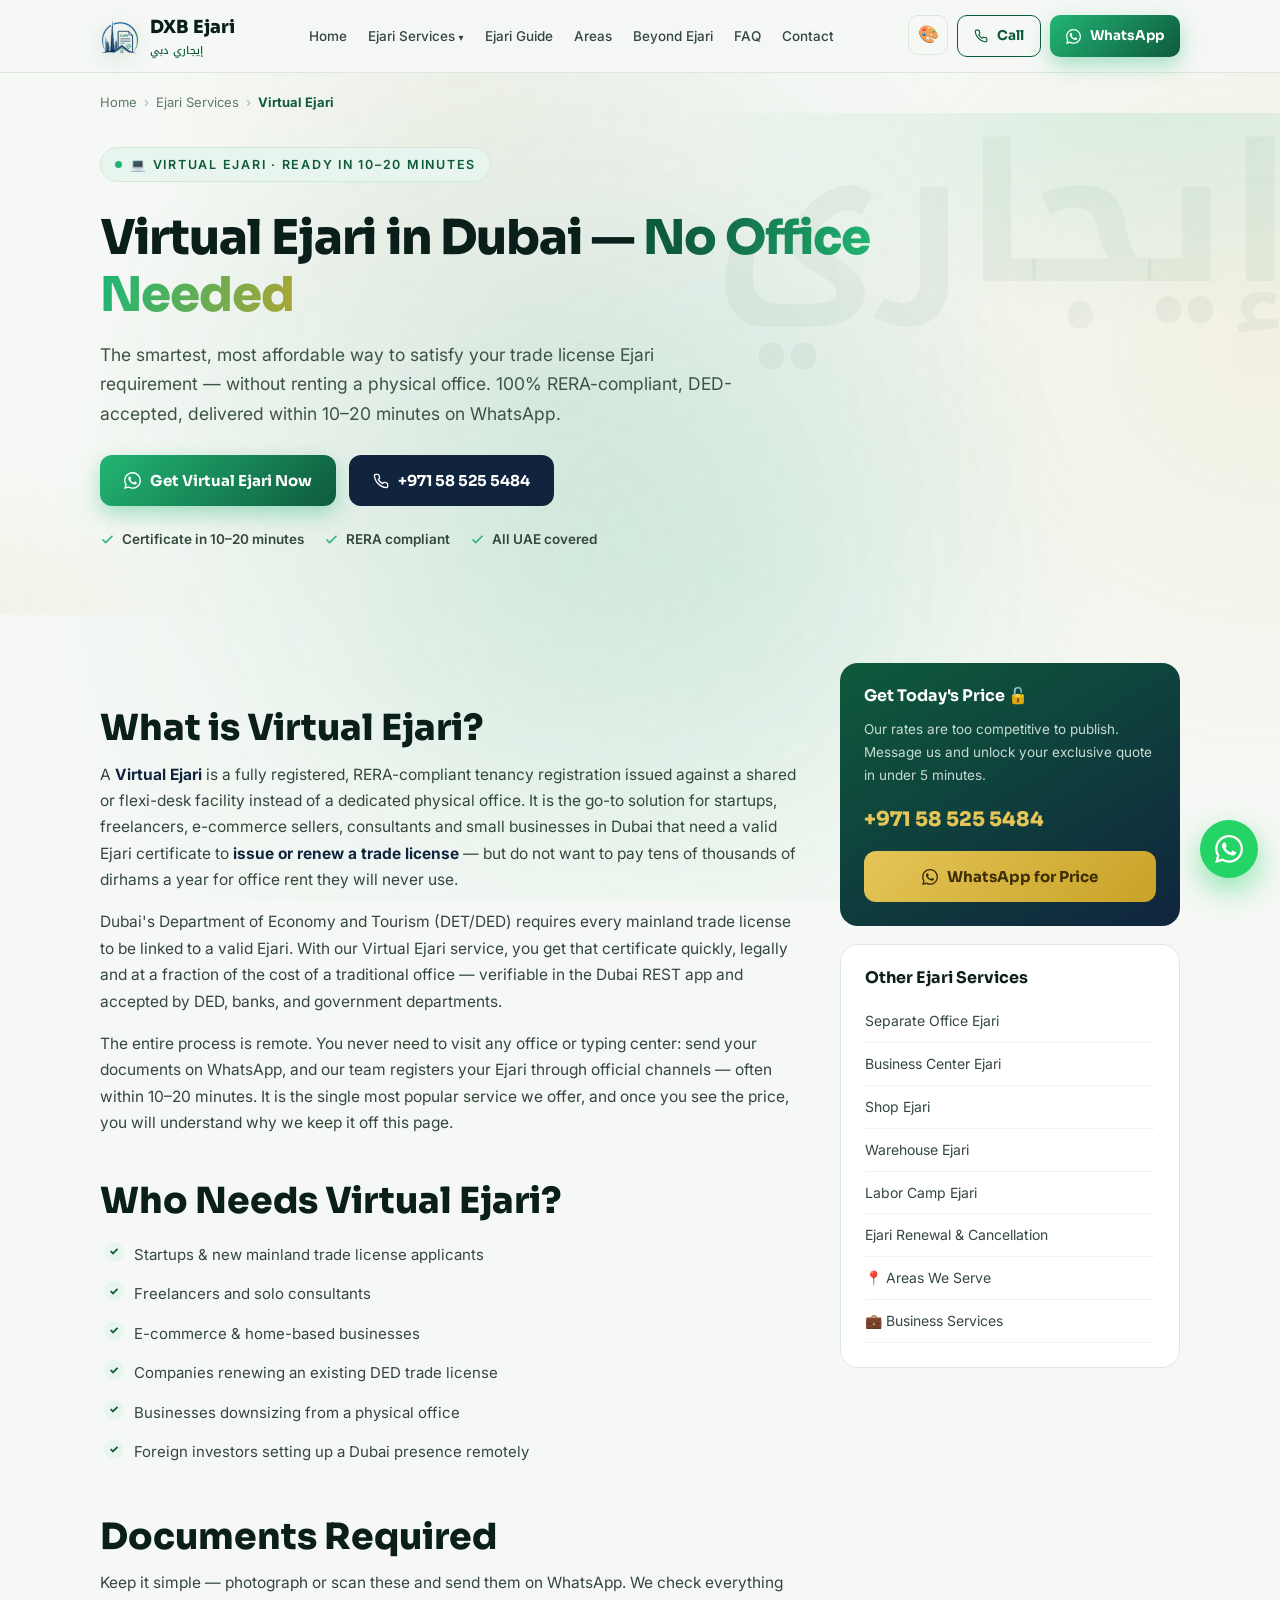
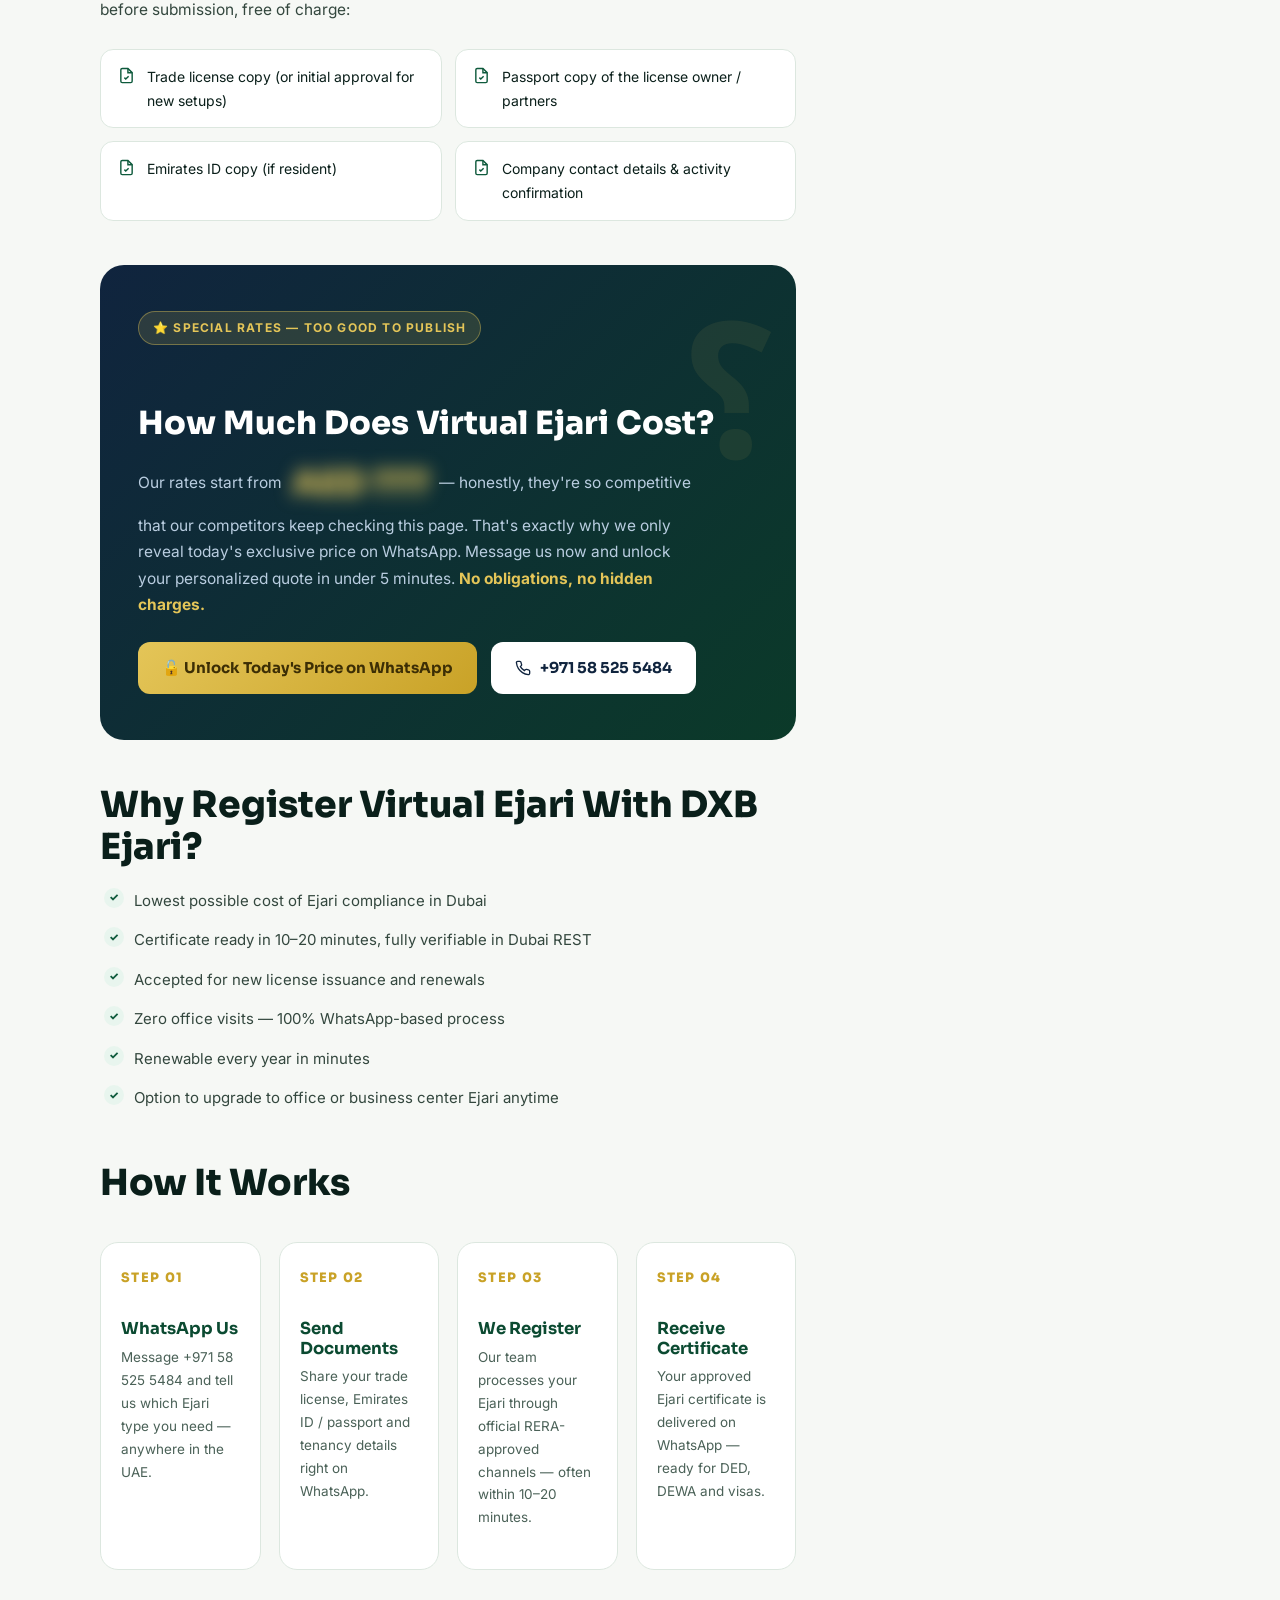
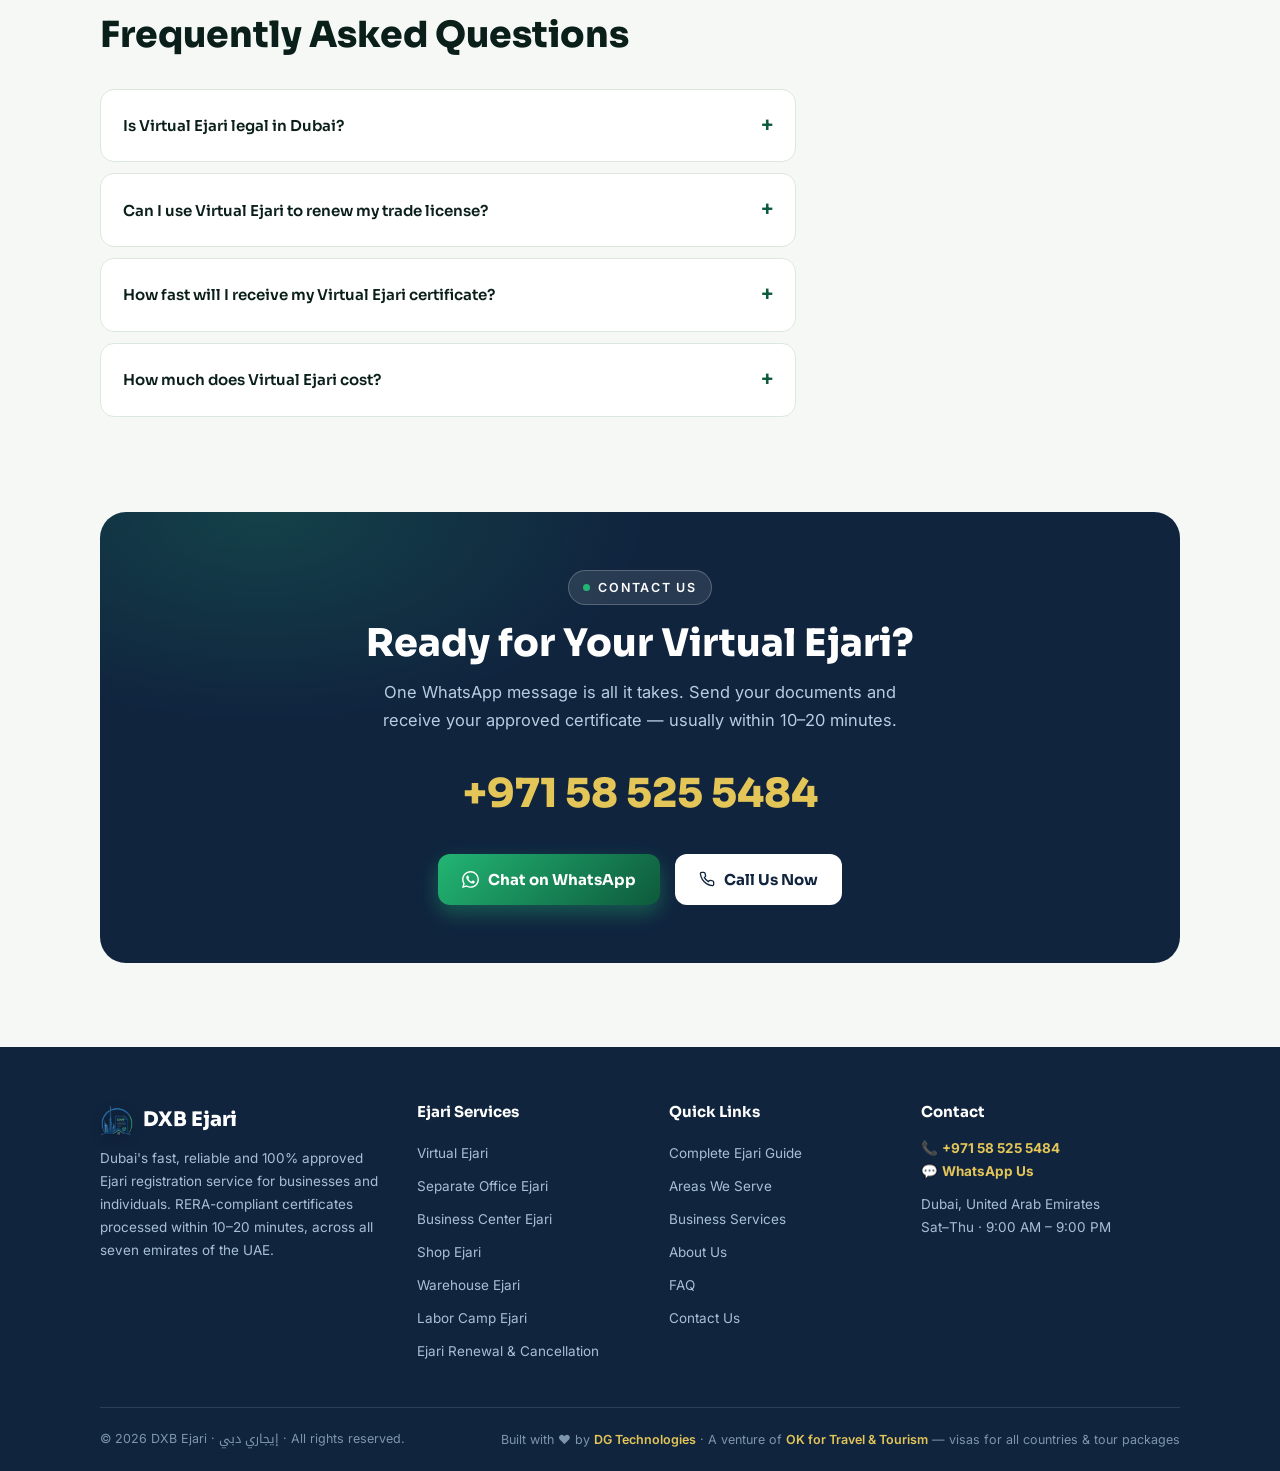
<file: virtual-ejari.html>
<!DOCTYPE html>
<html lang="en">
<head>
<meta charset="UTF-8">
<meta name="viewport" content="width=device-width, initial-scale=1.0">
<title>Virtual Ejari Dubai — Cheapest Ejari for Trade License | DXB Ejari</title>
<meta name="description" content="Get Virtual Ejari in Dubai within 10–20 minutes — the most affordable RERA-compliant Ejari for trade license issuance & renewal. No physical office needed. WhatsApp +971 58 525 5484.">
<meta name="robots" content="index, follow, max-image-preview:large">
<meta name="author" content="DXB Ejari">
<meta name="geo.region" content="AE-DU">
<meta name="geo.placename" content="Dubai">
<link rel="canonical" href="https://dxbejari.com/virtual-ejari.html">
<meta property="og:type" content="website">
<meta property="og:url" content="https://dxbejari.com/virtual-ejari.html">
<meta property="og:title" content="Virtual Ejari Dubai — Cheapest Ejari for Trade License | DXB Ejari">
<meta property="og:description" content="Get Virtual Ejari in Dubai within 10–20 minutes — the most affordable RERA-compliant Ejari for trade license issuance & renewal. No physical office needed. WhatsApp +971 58 525 5484.">
<meta property="og:site_name" content="DXB Ejari">
<meta property="og:locale" content="en_AE">
<meta property="og:image" content="https://dxbejari.com/og-image.jpg">
<meta property="og:image:secure_url" content="https://dxbejari.com/og-image.jpg">
<meta property="og:image:width" content="1200">
<meta property="og:image:height" content="630">
<meta property="og:image:type" content="image/jpeg">
<meta property="og:image:alt" content="Virtual Ejari Dubai — Cheapest Ejari for Trade License | DXB Ejari">
<link rel="image_src" href="https://dxbejari.com/og-image.jpg">
<meta name="twitter:card" content="summary_large_image">
<meta name="twitter:title" content="Virtual Ejari Dubai — Cheapest Ejari for Trade License | DXB Ejari">
<meta name="twitter:description" content="Get Virtual Ejari in Dubai within 10–20 minutes — the most affordable RERA-compliant Ejari for trade license issuance & renewal. No physical office needed. WhatsApp +971 58 525 5484.">
<meta name="twitter:image" content="https://dxbejari.com/og-image.jpg">
<meta name="theme-color" content="#0E5A3C">
<meta name="format-detection" content="telephone=yes">
<meta name="mobile-web-app-capable" content="yes">
<meta name="apple-mobile-web-app-status-bar-style" content="default">
<script>(function(){try{var d=document.documentElement,t=localStorage.getItem("dxb-theme")||(matchMedia("(prefers-color-scheme: dark)").matches?"dark":"light");d.dataset.theme=t;var a=localStorage.getItem("dxb-accent");if(a)d.dataset.accent=a}catch(e){}})();</script>
<link rel="icon" type="image/png" sizes="512x512" href="favicon-512.png">
<link rel="icon" type="image/png" sizes="32x32" href="favicon-32.png">
<link rel="icon" type="image/png" sizes="16x16" href="favicon-16.png">
<link rel="apple-touch-icon" sizes="180x180" href="favicon-180.png">
<link rel="preconnect" href="https://fonts.googleapis.com">
<link rel="preconnect" href="https://fonts.gstatic.com" crossorigin>
<link href="https://fonts.googleapis.com/css2?family=Sora:wght@400;600;700;800&family=Inter:wght@400;500;600&family=Noto+Kufi+Arabic:wght@500;700&display=swap" rel="stylesheet">
<link rel="stylesheet" href="style.css">
<script type="application/ld+json">{"@context": "https://schema.org", "@type": "ProfessionalService", "name": "DXB Ejari", "url": "https://dxbejari.com/", "telephone": "+971585255484", "description": "Ejari registration and renewal services across Dubai and all UAE emirates — virtual office, business center, shop, warehouse and labor camp Ejari with certificates issued within 10–20 minutes.", "areaServed": [{"@type": "Country", "name": "United Arab Emirates"}, {"@type": "City", "name": "Dubai"}], "address": {"@type": "PostalAddress", "addressLocality": "Dubai", "addressCountry": "AE"}, "priceRange": "AED", "openingHours": "Sa-Th 09:00-21:00", "sameAs": ["https://wa.me/971585255484", "https://oktravel.ae", "https://dgtechnology.online"], "parentOrganization": {"@type": "Organization", "name": "OK for Travel and Tourism", "url": "https://oktravel.ae"}}</script>
<script type="application/ld+json">{"@context": "https://schema.org", "@type": "Service", "name": "Virtual Ejari Dubai", "serviceType": "Virtual Ejari", "provider": {"@type": "ProfessionalService", "name": "DXB Ejari", "telephone": "+971585255484"}, "areaServed": {"@type": "Country", "name": "United Arab Emirates"}, "url": "https://dxbejari.com/virtual-ejari.html"}</script>
<script type="application/ld+json">{"@context": "https://schema.org", "@type": "BreadcrumbList", "itemListElement": [{"@type": "ListItem", "position": 1, "name": "Home", "item": "https://dxbejari.com/index.html"}, {"@type": "ListItem", "position": 2, "name": "Ejari Services", "item": "https://dxbejari.com/virtual-ejari.html"}, {"@type": "ListItem", "position": 3, "name": "Virtual Ejari", "item": "https://dxbejari.com/virtual-ejari.html"}]}</script>
<script type="application/ld+json">{"@context": "https://schema.org", "@type": "FAQPage", "mainEntity": [{"@type": "Question", "name": "Is Virtual Ejari legal in Dubai?", "acceptedAnswer": {"@type": "Answer", "text": "Yes. Virtual Ejari is registered through RERA-approved channels against a licensed facility and is fully verifiable in the official Dubai REST app. It is accepted by DED for trade license transactions."}}, {"@type": "Question", "name": "Can I use Virtual Ejari to renew my trade license?", "acceptedAnswer": {"@type": "Answer", "text": "Absolutely — that is its most common use. Thousands of Dubai companies renew their DED trade license every year using a virtual Ejari."}}, {"@type": "Question", "name": "How fast will I receive my Virtual Ejari certificate?", "acceptedAnswer": {"@type": "Answer", "text": "In most cases, within 10–20 minutes. Send your documents on WhatsApp at +971 58 525 5484 and you will typically have your approved certificate before you finish the conversation."}}, {"@type": "Question", "name": "How much does Virtual Ejari cost?", "acceptedAnswer": {"@type": "Answer", "text": "Our virtual Ejari rates are the most competitive in Dubai — so competitive that we only share them privately. WhatsApp us and we will send you today's exact price in minutes."}}]}</script>
</head>
<body><header>
  <div class="wrap nav">
    <a class="logo" href="index.html" aria-label="DXB Ejari home">
      <img class="logo-mark" src="logo-mark.png" alt="DXB Ejari logo" width="40" height="40">
      <span>DXB Ejari<small class="ar">إيجاري دبي</small></span>
    </a>
    <button class="menu-btn" aria-label="Open menu" onclick="document.querySelector('.nav-links').classList.toggle('open')">☰</button>
    <nav class="nav-links" aria-label="Main">
      <a href="index.html">Home</a>
      <span class="dd"><a href="virtual-ejari.html" class="on">Ejari Services</a>
        <span class="dd-menu"><a href="virtual-ejari.html">Virtual Ejari</a><a href="separate-office-ejari.html">Separate Office Ejari</a><a href="business-center-ejari.html">Business Center Ejari</a><a href="shop-ejari.html">Shop Ejari</a><a href="warehouse-ejari.html">Warehouse Ejari</a><a href="labor-camp-ejari.html">Labor Camp Ejari</a><a href="ejari-renewal.html">Ejari Renewal & Cancellation</a></span>
      </span>
      <a href="services.html">Ejari Guide</a>
      <a href="areas-we-serve.html">Areas</a>
      <a href="business-services.html">Beyond Ejari</a>
      <a href="faq.html">FAQ</a>
      <a href="contact.html">Contact</a>
    </nav>
    <div class="nav-cta">
      <span class="fx">
        <button class="fx-fab" aria-label="Appearance settings" onclick="this.parentElement.classList.toggle('open')">🎨</button>
        <div class="fx-panel">
          <h5>Theme</h5>
          <div class="fx-row">
            <button data-theme-set="light">☀️ Light</button>
            <button data-theme-set="dark">🌙 Dark</button>
          </div>
          <h5>Color</h5>
          <div class="fx-row fx-swatches">
            <button data-accent-set="emerald" style="--sw:#22B573" aria-label="Emerald"></button>
            <button data-accent-set="ocean" style="--sw:#2B9DE8" aria-label="Ocean"></button>
            <button data-accent-set="violet" style="--sw:#8B5CF6" aria-label="Violet"></button>
            <button data-accent-set="crimson" style="--sw:#E8536F" aria-label="Crimson"></button>
            <button data-accent-set="amber" style="--sw:#F0A32B" aria-label="Amber"></button>
          </div>
          <h5>Live Background</h5>
          <div class="fx-row">
            <button data-bg="off">Off</button>
            <button data-bg="aurora">Aurora</button>
            <button data-bg="net">Network</button>
            <button data-bg="fireflies">Fireflies</button>
          </div>
        </div>
      </span>
      <a class="btn btn-ghost btn-sm" href="tel:+971585255484"><svg width="14" height="14" viewBox="0 0 24 24" fill="none" stroke="currentColor" stroke-width="2"><path d="M22 16.92v3a2 2 0 0 1-2.18 2 19.79 19.79 0 0 1-8.63-3.07 19.5 19.5 0 0 1-6-6 19.79 19.79 0 0 1-3.07-8.67A2 2 0 0 1 4.11 2h3a2 2 0 0 1 2 1.72c.127.96.361 1.903.7 2.81a2 2 0 0 1-.45 2.11L8.09 9.91a16 16 0 0 0 6 6l1.27-1.27a2 2 0 0 1 2.11-.45c.907.339 1.85.573 2.81.7A2 2 0 0 1 22 16.92z"/></svg> Call</a>
      <a class="btn btn-green btn-sm nav-wa" href="https://wa.me/971585255484?text=Hi%2C%20I%20need%20Ejari%20services%20in%20Dubai" target="_blank" rel="noopener" aria-label="Chat on WhatsApp"><svg width="15" height="15" viewBox="0 0 24 24" fill="currentColor"><path d="M17.472 14.382c-.297-.149-1.758-.867-2.03-.967-.273-.099-.471-.148-.67.15-.197.297-.767.966-.94 1.164-.173.199-.347.223-.644.075-.297-.15-1.255-.463-2.39-1.475-.883-.788-1.48-1.761-1.653-2.059-.173-.297-.018-.458.13-.606.134-.133.297-.347.446-.52.149-.174.198-.298.298-.497.099-.198.05-.371-.025-.52-.075-.149-.669-1.612-.916-2.207-.242-.579-.487-.5-.669-.51l-.57-.01c-.198 0-.52.074-.792.372-.272.297-1.04 1.016-1.04 2.479 0 1.462 1.065 2.875 1.213 3.074.149.198 2.096 3.2 5.077 4.487.709.306 1.262.489 1.694.625.712.227 1.36.195 1.871.118.571-.085 1.758-.719 2.006-1.413.248-.694.248-1.289.173-1.413-.074-.124-.272-.198-.57-.347m-5.421 7.403h-.004a9.87 9.87 0 0 1-5.031-1.378l-.361-.214-3.741.982.998-3.648-.235-.374a9.86 9.86 0 0 1-1.51-5.26c.001-5.45 4.436-9.884 9.888-9.884 2.64 0 5.122 1.03 6.988 2.898a9.825 9.825 0 0 1 2.893 6.994c-.003 5.45-4.437 9.884-9.885 9.884m8.413-18.297A11.815 11.815 0 0 0 12.05 0C5.495 0 .16 5.335.157 11.892c0 2.096.547 4.142 1.588 5.945L.057 24l6.305-1.654a11.882 11.882 0 0 0 5.683 1.448h.005c6.554 0 11.89-5.335 11.893-11.893a11.821 11.821 0 0 0-3.48-8.413Z"/></svg> <span class="btn-label">WhatsApp</span></a>
    </div>
  </div>
</header><div class="wrap crumbs"><a href="index.html">Home</a><span>›</span><a href="virtual-ejari.html">Ejari Services</a><span>›</span><b style="color:var(--emerald)">Virtual Ejari</b></div>
<section class="phero" style="padding-top:34px">
  <div class="ar-mark ar" aria-hidden="true">إيجاري</div>
  <div class="wrap">
    <span class="eyebrow">💻 Virtual Ejari · Ready in 10–20 Minutes</span>
    <h1>Virtual Ejari in Dubai — <span class="grad">No Office Needed</span></h1>
    <p class="lead">The smartest, most affordable way to satisfy your trade license Ejari requirement — without renting a physical office. 100% RERA-compliant, DED-accepted, delivered within 10–20 minutes on WhatsApp.</p>
    <div class="hero-ctas">
      <a class="btn btn-green" href="https://wa.me/971585255484?text=I%20need%20Virtual%20Ejari%20in%20Dubai" target="_blank" rel="noopener"><svg width="17" height="17" viewBox="0 0 24 24" fill="currentColor"><path d="M17.472 14.382c-.297-.149-1.758-.867-2.03-.967-.273-.099-.471-.148-.67.15-.197.297-.767.966-.94 1.164-.173.199-.347.223-.644.075-.297-.15-1.255-.463-2.39-1.475-.883-.788-1.48-1.761-1.653-2.059-.173-.297-.018-.458.13-.606.134-.133.297-.347.446-.52.149-.174.198-.298.298-.497.099-.198.05-.371-.025-.52-.075-.149-.669-1.612-.916-2.207-.242-.579-.487-.5-.669-.51l-.57-.01c-.198 0-.52.074-.792.372-.272.297-1.04 1.016-1.04 2.479 0 1.462 1.065 2.875 1.213 3.074.149.198 2.096 3.2 5.077 4.487.709.306 1.262.489 1.694.625.712.227 1.36.195 1.871.118.571-.085 1.758-.719 2.006-1.413.248-.694.248-1.289.173-1.413-.074-.124-.272-.198-.57-.347m-5.421 7.403h-.004a9.87 9.87 0 0 1-5.031-1.378l-.361-.214-3.741.982.998-3.648-.235-.374a9.86 9.86 0 0 1-1.51-5.26c.001-5.45 4.436-9.884 9.888-9.884 2.64 0 5.122 1.03 6.988 2.898a9.825 9.825 0 0 1 2.893 6.994c-.003 5.45-4.437 9.884-9.885 9.884m8.413-18.297A11.815 11.815 0 0 0 12.05 0C5.495 0 .16 5.335.157 11.892c0 2.096.547 4.142 1.588 5.945L.057 24l6.305-1.654a11.882 11.882 0 0 0 5.683 1.448h.005c6.554 0 11.89-5.335 11.893-11.893a11.821 11.821 0 0 0-3.48-8.413Z"/></svg> Get Virtual Ejari Now</a>
      <a class="btn btn-dark" href="tel:+971585255484"><svg width="16" height="16" viewBox="0 0 24 24" fill="none" stroke="currentColor" stroke-width="2"><path d="M22 16.92v3a2 2 0 0 1-2.18 2 19.79 19.79 0 0 1-8.63-3.07 19.5 19.5 0 0 1-6-6 19.79 19.79 0 0 1-3.07-8.67A2 2 0 0 1 4.11 2h3a2 2 0 0 1 2 1.72c.127.96.361 1.903.7 2.81a2 2 0 0 1-.45 2.11L8.09 9.91a16 16 0 0 0 6 6l1.27-1.27a2 2 0 0 1 2.11-.45c.907.339 1.85.573 2.81.7A2 2 0 0 1 22 16.92z"/></svg> +971 58 525 5484</a>
    </div>
    <div class="hero-points">
      <span><svg width="15" height="15" viewBox="0 0 24 24" fill="none" stroke="currentColor" stroke-width="2.4"><path d="M20 6 9 17l-5-5"/></svg> Certificate in 10–20 minutes</span><span><svg width="15" height="15" viewBox="0 0 24 24" fill="none" stroke="currentColor" stroke-width="2.4"><path d="M20 6 9 17l-5-5"/></svg> RERA compliant</span><span><svg width="15" height="15" viewBox="0 0 24 24" fill="none" stroke="currentColor" stroke-width="2.4"><path d="M20 6 9 17l-5-5"/></svg> All UAE covered</span>
    </div>
  </div>
</section>

<section style="padding-top:48px">
  <div class="wrap twocol">
    <article class="prose">
      <h2>What is Virtual Ejari?</h2>
      <p>A <strong>Virtual Ejari</strong> is a fully registered, RERA-compliant tenancy registration issued against a shared or flexi-desk facility instead of a dedicated physical office. It is the go-to solution for startups, freelancers, e-commerce sellers, consultants and small businesses in Dubai that need a valid Ejari certificate to <strong>issue or renew a trade license</strong> — but do not want to pay tens of thousands of dirhams a year for office rent they will never use.</p><p>Dubai's Department of Economy and Tourism (DET/DED) requires every mainland trade license to be linked to a valid Ejari. With our Virtual Ejari service, you get that certificate quickly, legally and at a fraction of the cost of a traditional office — verifiable in the Dubai REST app and accepted by DED, banks, and government departments.</p><p>The entire process is remote. You never need to visit any office or typing center: send your documents on WhatsApp, and our team registers your Ejari through official channels — often within 10–20 minutes. It is the single most popular service we offer, and once you see the price, you will understand why we keep it off this page.</p>
      <h2>Who Needs Virtual Ejari?</h2>
      <ul><li>Startups & new mainland trade license applicants</li><li>Freelancers and solo consultants</li><li>E-commerce & home-based businesses</li><li>Companies renewing an existing DED trade license</li><li>Businesses downsizing from a physical office</li><li>Foreign investors setting up a Dubai presence remotely</li></ul>
      <h2>Documents Required</h2>
      <p>Keep it simple — photograph or scan these and send them on WhatsApp. We check everything before submission, free of charge:</p>
      <div class="docs"><div class="doc rv"><svg width="17" height="17" viewBox="0 0 24 24" fill="none" stroke="currentColor" stroke-width="2"><path d="M14 2H6a2 2 0 0 0-2 2v16a2 2 0 0 0 2 2h12a2 2 0 0 0 2-2V8z"/><path d="M14 2v6h6M9 15l2 2 4-4"/></svg><span>Trade license copy (or initial approval for new setups)</span></div><div class="doc rv"><svg width="17" height="17" viewBox="0 0 24 24" fill="none" stroke="currentColor" stroke-width="2"><path d="M14 2H6a2 2 0 0 0-2 2v16a2 2 0 0 0 2 2h12a2 2 0 0 0 2-2V8z"/><path d="M14 2v6h6M9 15l2 2 4-4"/></svg><span>Passport copy of the license owner / partners</span></div><div class="doc rv"><svg width="17" height="17" viewBox="0 0 24 24" fill="none" stroke="currentColor" stroke-width="2"><path d="M14 2H6a2 2 0 0 0-2 2v16a2 2 0 0 0 2 2h12a2 2 0 0 0 2-2V8z"/><path d="M14 2v6h6M9 15l2 2 4-4"/></svg><span>Emirates ID copy (if resident)</span></div><div class="doc rv"><svg width="17" height="17" viewBox="0 0 24 24" fill="none" stroke="currentColor" stroke-width="2"><path d="M14 2H6a2 2 0 0 0-2 2v16a2 2 0 0 0 2 2h12a2 2 0 0 0 2-2V8z"/><path d="M14 2v6h6M9 15l2 2 4-4"/></svg><span>Company contact details & activity confirmation</span></div></div>
      <div class="mystery rv">
  <span class="tag">⭐ Special Rates — Too Good To Publish</span>
  <h2>How Much Does Virtual Ejari Cost?</h2>
  <p>Our rates start from <span class="blur-price">AED ???</span> — honestly, they're so competitive that our competitors keep checking this page. That's exactly why we only reveal today's exclusive price on WhatsApp. Message us now and unlock your personalized quote in under 5 minutes. <strong style="color:var(--gold-2)">No obligations, no hidden charges.</strong></p>
  <div style="display:flex;gap:14px;flex-wrap:wrap">
    <a class="btn btn-gold" href="https://wa.me/971585255484?text=What%20is%20the%20price%20of%20Virtual%20Ejari?" target="_blank" rel="noopener">🔓 Unlock Today's Price on WhatsApp</a>
    <a class="btn btn-white" href="tel:+971585255484"><svg width="16" height="16" viewBox="0 0 24 24" fill="none" stroke="currentColor" stroke-width="2"><path d="M22 16.92v3a2 2 0 0 1-2.18 2 19.79 19.79 0 0 1-8.63-3.07 19.5 19.5 0 0 1-6-6 19.79 19.79 0 0 1-3.07-8.67A2 2 0 0 1 4.11 2h3a2 2 0 0 1 2 1.72c.127.96.361 1.903.7 2.81a2 2 0 0 1-.45 2.11L8.09 9.91a16 16 0 0 0 6 6l1.27-1.27a2 2 0 0 1 2.11-.45c.907.339 1.85.573 2.81.7A2 2 0 0 1 22 16.92z"/></svg> +971 58 525 5484</a>
  </div>
</div>
      <h2>Why Register Virtual Ejari With DXB Ejari?</h2>
      <ul><li>Lowest possible cost of Ejari compliance in Dubai</li><li>Certificate ready in 10–20 minutes, fully verifiable in Dubai REST</li><li>Accepted for new license issuance and renewals</li><li>Zero office visits — 100% WhatsApp-based process</li><li>Renewable every year in minutes</li><li>Option to upgrade to office or business center Ejari anytime</li></ul>
      <h2>How It Works</h2>
      <div class="steps"><div class="step rv"><span class="num">STEP 01</span><h3>WhatsApp Us</h3><p>Message +971 58 525 5484 and tell us which Ejari type you need — anywhere in the UAE.</p></div><div class="step rv"><span class="num">STEP 02</span><h3>Send Documents</h3><p>Share your trade license, Emirates ID / passport and tenancy details right on WhatsApp.</p></div><div class="step rv"><span class="num">STEP 03</span><h3>We Register</h3><p>Our team processes your Ejari through official RERA-approved channels — often within 10–20 minutes.</p></div><div class="step rv"><span class="num">STEP 04</span><h3>Receive Certificate</h3><p>Your approved Ejari certificate is delivered on WhatsApp — ready for DED, DEWA and visas.</p></div></div>
      <h2>Frequently Asked Questions</h2>
      <div class="faq"><details class="rv"><summary>Is Virtual Ejari legal in Dubai?</summary><div class="a">Yes. Virtual Ejari is registered through RERA-approved channels against a licensed facility and is fully verifiable in the official Dubai REST app. It is accepted by DED for trade license transactions.</div></details><details class="rv"><summary>Can I use Virtual Ejari to renew my trade license?</summary><div class="a">Absolutely — that is its most common use. Thousands of Dubai companies renew their DED trade license every year using a virtual Ejari.</div></details><details class="rv"><summary>How fast will I receive my Virtual Ejari certificate?</summary><div class="a">In most cases, within 10–20 minutes. Send your documents on WhatsApp at +971 58 525 5484 and you will typically have your approved certificate before you finish the conversation.</div></details><details class="rv"><summary>How much does Virtual Ejari cost?</summary><div class="a">Our virtual Ejari rates are the most competitive in Dubai — so competitive that we only share them privately. WhatsApp us and we will send you today's exact price in minutes.</div></details></div>
    </article>
    <aside class="sidebar">
      <div class="side-box side-cta">
  <h3 style="color:#fff">Get Today's Price 🔓</h3>
  <p>Our rates are too competitive to publish. Message us and unlock your exclusive quote in under 5 minutes.</p>
  <a class="phone" href="tel:+971585255484">+971 58 525 5484</a>
  <a class="btn btn-gold" style="width:100%;justify-content:center" href="https://wa.me/971585255484?text=Hi%2C%20I%20want%20to%20know%20the%20Ejari%20price" target="_blank" rel="noopener"><svg width="16" height="16" viewBox="0 0 24 24" fill="currentColor"><path d="M17.472 14.382c-.297-.149-1.758-.867-2.03-.967-.273-.099-.471-.148-.67.15-.197.297-.767.966-.94 1.164-.173.199-.347.223-.644.075-.297-.15-1.255-.463-2.39-1.475-.883-.788-1.48-1.761-1.653-2.059-.173-.297-.018-.458.13-.606.134-.133.297-.347.446-.52.149-.174.198-.298.298-.497.099-.198.05-.371-.025-.52-.075-.149-.669-1.612-.916-2.207-.242-.579-.487-.5-.669-.51l-.57-.01c-.198 0-.52.074-.792.372-.272.297-1.04 1.016-1.04 2.479 0 1.462 1.065 2.875 1.213 3.074.149.198 2.096 3.2 5.077 4.487.709.306 1.262.489 1.694.625.712.227 1.36.195 1.871.118.571-.085 1.758-.719 2.006-1.413.248-.694.248-1.289.173-1.413-.074-.124-.272-.198-.57-.347m-5.421 7.403h-.004a9.87 9.87 0 0 1-5.031-1.378l-.361-.214-3.741.982.998-3.648-.235-.374a9.86 9.86 0 0 1-1.51-5.26c.001-5.45 4.436-9.884 9.888-9.884 2.64 0 5.122 1.03 6.988 2.898a9.825 9.825 0 0 1 2.893 6.994c-.003 5.45-4.437 9.884-9.885 9.884m8.413-18.297A11.815 11.815 0 0 0 12.05 0C5.495 0 .16 5.335.157 11.892c0 2.096.547 4.142 1.588 5.945L.057 24l6.305-1.654a11.882 11.882 0 0 0 5.683 1.448h.005c6.554 0 11.89-5.335 11.893-11.893a11.821 11.821 0 0 0-3.48-8.413Z"/></svg> WhatsApp for Price</a>
</div>
      <div class="side-box"><h3>Other Ejari Services</h3><div class="links"><a href="separate-office-ejari.html">Separate Office Ejari</a><a href="business-center-ejari.html">Business Center Ejari</a><a href="shop-ejari.html">Shop Ejari</a><a href="warehouse-ejari.html">Warehouse Ejari</a><a href="labor-camp-ejari.html">Labor Camp Ejari</a><a href="ejari-renewal.html">Ejari Renewal & Cancellation</a><a href="areas-we-serve.html">📍 Areas We Serve</a><a href="business-services.html">💼 Business Services</a></div></div>
    </aside>
  </div>
</section>
<section style="padding-top:20px"><div class="wrap"><div class="cta-band rv">
  <span class="eyebrow lt">Contact Us</span>
  <h2>Ready for Your Virtual Ejari?</h2>
  <p>One WhatsApp message is all it takes. Send your documents and receive your approved certificate — usually within 10–20 minutes.</p>
  <a class="phone-big" href="tel:+971585255484">+971 58 525 5484</a>
  <div class="cta-ctas">
    <a class="btn btn-green" href="https://wa.me/971585255484?text=I%20need%20Virtual%20Ejari%20in%20Dubai" target="_blank" rel="noopener"><svg width="17" height="17" viewBox="0 0 24 24" fill="currentColor"><path d="M17.472 14.382c-.297-.149-1.758-.867-2.03-.967-.273-.099-.471-.148-.67.15-.197.297-.767.966-.94 1.164-.173.199-.347.223-.644.075-.297-.15-1.255-.463-2.39-1.475-.883-.788-1.48-1.761-1.653-2.059-.173-.297-.018-.458.13-.606.134-.133.297-.347.446-.52.149-.174.198-.298.298-.497.099-.198.05-.371-.025-.52-.075-.149-.669-1.612-.916-2.207-.242-.579-.487-.5-.669-.51l-.57-.01c-.198 0-.52.074-.792.372-.272.297-1.04 1.016-1.04 2.479 0 1.462 1.065 2.875 1.213 3.074.149.198 2.096 3.2 5.077 4.487.709.306 1.262.489 1.694.625.712.227 1.36.195 1.871.118.571-.085 1.758-.719 2.006-1.413.248-.694.248-1.289.173-1.413-.074-.124-.272-.198-.57-.347m-5.421 7.403h-.004a9.87 9.87 0 0 1-5.031-1.378l-.361-.214-3.741.982.998-3.648-.235-.374a9.86 9.86 0 0 1-1.51-5.26c.001-5.45 4.436-9.884 9.888-9.884 2.64 0 5.122 1.03 6.988 2.898a9.825 9.825 0 0 1 2.893 6.994c-.003 5.45-4.437 9.884-9.885 9.884m8.413-18.297A11.815 11.815 0 0 0 12.05 0C5.495 0 .16 5.335.157 11.892c0 2.096.547 4.142 1.588 5.945L.057 24l6.305-1.654a11.882 11.882 0 0 0 5.683 1.448h.005c6.554 0 11.89-5.335 11.893-11.893a11.821 11.821 0 0 0-3.48-8.413Z"/></svg> Chat on WhatsApp</a>
    <a class="btn btn-white" href="tel:+971585255484"><svg width="16" height="16" viewBox="0 0 24 24" fill="none" stroke="currentColor" stroke-width="2"><path d="M22 16.92v3a2 2 0 0 1-2.18 2 19.79 19.79 0 0 1-8.63-3.07 19.5 19.5 0 0 1-6-6 19.79 19.79 0 0 1-3.07-8.67A2 2 0 0 1 4.11 2h3a2 2 0 0 1 2 1.72c.127.96.361 1.903.7 2.81a2 2 0 0 1-.45 2.11L8.09 9.91a16 16 0 0 0 6 6l1.27-1.27a2 2 0 0 1 2.11-.45c.907.339 1.85.573 2.81.7A2 2 0 0 1 22 16.92z"/></svg> Call Us Now</a>
  </div>
</div></div></section><footer>
  <div class="wrap">
    <div class="fgrid">
      <div>
        <div class="fbrand"><img class="logo-mark" src="logo-mark.png" alt="DXB Ejari logo" width="34" height="34"> DXB Ejari</div>
        <p>Dubai's fast, reliable and 100% approved Ejari registration service for businesses and individuals. RERA-compliant certificates processed within 10–20 minutes, across all seven emirates of the UAE.</p>
      </div>
      <div>
        <h4>Ejari Services</h4>
        <a href="virtual-ejari.html">Virtual Ejari</a><a href="separate-office-ejari.html">Separate Office Ejari</a><a href="business-center-ejari.html">Business Center Ejari</a><a href="shop-ejari.html">Shop Ejari</a><a href="warehouse-ejari.html">Warehouse Ejari</a><a href="labor-camp-ejari.html">Labor Camp Ejari</a><a href="ejari-renewal.html">Ejari Renewal & Cancellation</a>
      </div>
      <div>
        <h4>Quick Links</h4>
        <a href="services.html">Complete Ejari Guide</a>
        <a href="areas-we-serve.html">Areas We Serve</a>
        <a href="business-services.html">Business Services</a>
        <a href="about-us.html">About Us</a>
        <a href="faq.html">FAQ</a>
        <a href="contact.html">Contact Us</a>
      </div>
      <div>
        <h4>Contact</h4>
        <p style="margin-bottom:10px">📞 <a href="tel:+971585255484" style="color:var(--gold-2);font-weight:700">+971 58 525 5484</a><br>
        💬 <a href="https://wa.me/971585255484?text=Hi%2C%20I%20need%20Ejari%20services%20in%20Dubai" target="_blank" rel="noopener" style="color:var(--gold-2);font-weight:700">WhatsApp Us</a></p>
        <p>Dubai, United Arab Emirates<br>Sat–Thu · 9:00 AM – 9:00 PM</p>
      </div>
    </div>
    <div class="watermark">
      <span>© <span class="yr">2026</span> DXB Ejari · <span class="ar">إيجاري دبي</span> · All rights reserved.</span>
      <span>Built with ❤️ by <a href="https://dgtechnology.online" target="_blank" rel="noopener">DG Technologies</a> · A venture of <a href="https://oktravel.ae" target="_blank" rel="noopener">OK for Travel &amp; Tourism</a> — visas for all countries &amp; tour packages</span>
    </div>
  </div>
</footer>
<a class="wa-float" href="https://wa.me/971585255484?text=Hi%2C%20I%20need%20Ejari%20services%20in%20Dubai" target="_blank" rel="noopener" aria-label="Chat on WhatsApp"><svg width="28" height="28" viewBox="0 0 24 24" fill="currentColor"><path d="M17.472 14.382c-.297-.149-1.758-.867-2.03-.967-.273-.099-.471-.148-.67.15-.197.297-.767.966-.94 1.164-.173.199-.347.223-.644.075-.297-.15-1.255-.463-2.39-1.475-.883-.788-1.48-1.761-1.653-2.059-.173-.297-.018-.458.13-.606.134-.133.297-.347.446-.52.149-.174.198-.298.298-.497.099-.198.05-.371-.025-.52-.075-.149-.669-1.612-.916-2.207-.242-.579-.487-.5-.669-.51l-.57-.01c-.198 0-.52.074-.792.372-.272.297-1.04 1.016-1.04 2.479 0 1.462 1.065 2.875 1.213 3.074.149.198 2.096 3.2 5.077 4.487.709.306 1.262.489 1.694.625.712.227 1.36.195 1.871.118.571-.085 1.758-.719 2.006-1.413.248-.694.248-1.289.173-1.413-.074-.124-.272-.198-.57-.347m-5.421 7.403h-.004a9.87 9.87 0 0 1-5.031-1.378l-.361-.214-3.741.982.998-3.648-.235-.374a9.86 9.86 0 0 1-1.51-5.26c.001-5.45 4.436-9.884 9.888-9.884 2.64 0 5.122 1.03 6.988 2.898a9.825 9.825 0 0 1 2.893 6.994c-.003 5.45-4.437 9.884-9.885 9.884m8.413-18.297A11.815 11.815 0 0 0 12.05 0C5.495 0 .16 5.335.157 11.892c0 2.096.547 4.142 1.588 5.945L.057 24l6.305-1.654a11.882 11.882 0 0 0 5.683 1.448h.005c6.554 0 11.89-5.335 11.893-11.893a11.821 11.821 0 0 0-3.48-8.413Z"/></svg></a>
<script src="app.js" defer></script>
<script>
const io=new IntersectionObserver(es=>{es.forEach(e=>{if(e.isIntersecting){e.target.classList.add('on');io.unobserve(e.target)}})},{threshold:.1});
document.querySelectorAll('.rv').forEach(el=>io.observe(el));
document.querySelectorAll('.yr').forEach(el=>el.textContent=new Date().getFullYear());
</script>
</body>
</html>
</file>
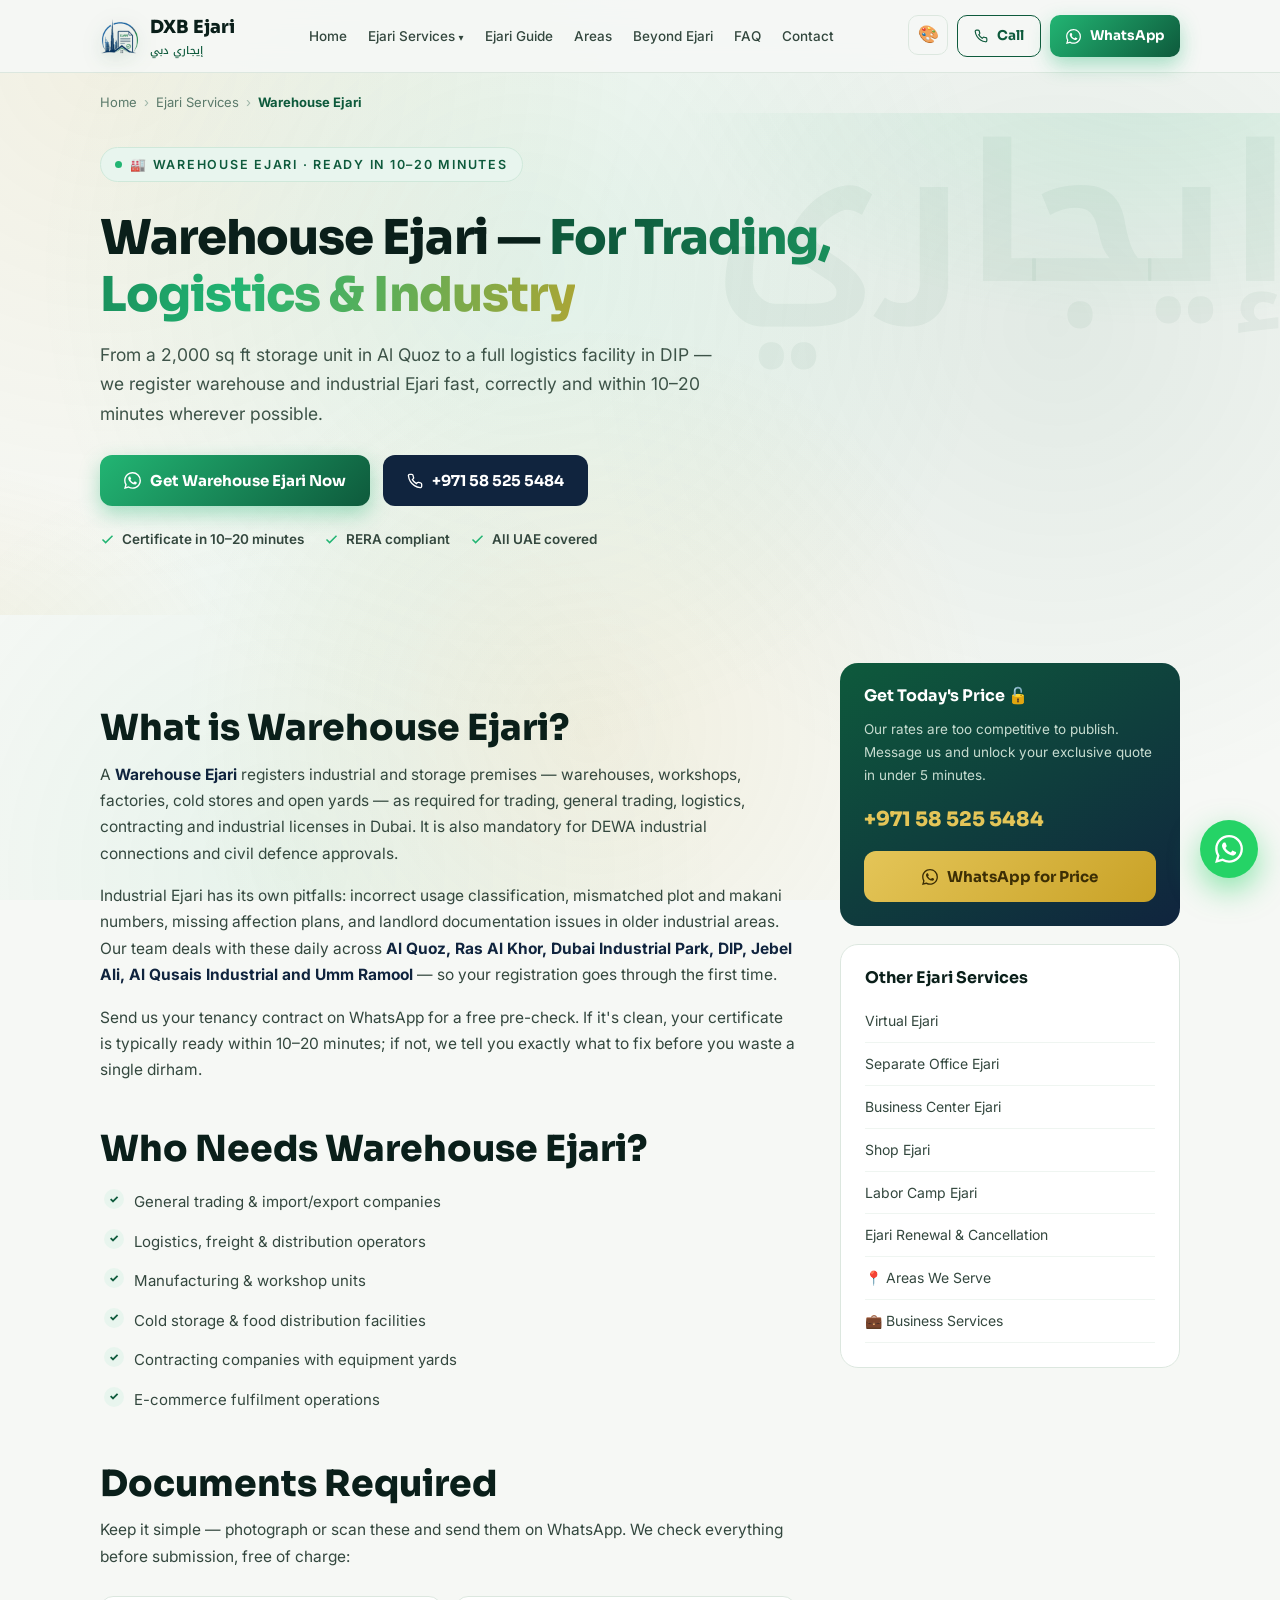
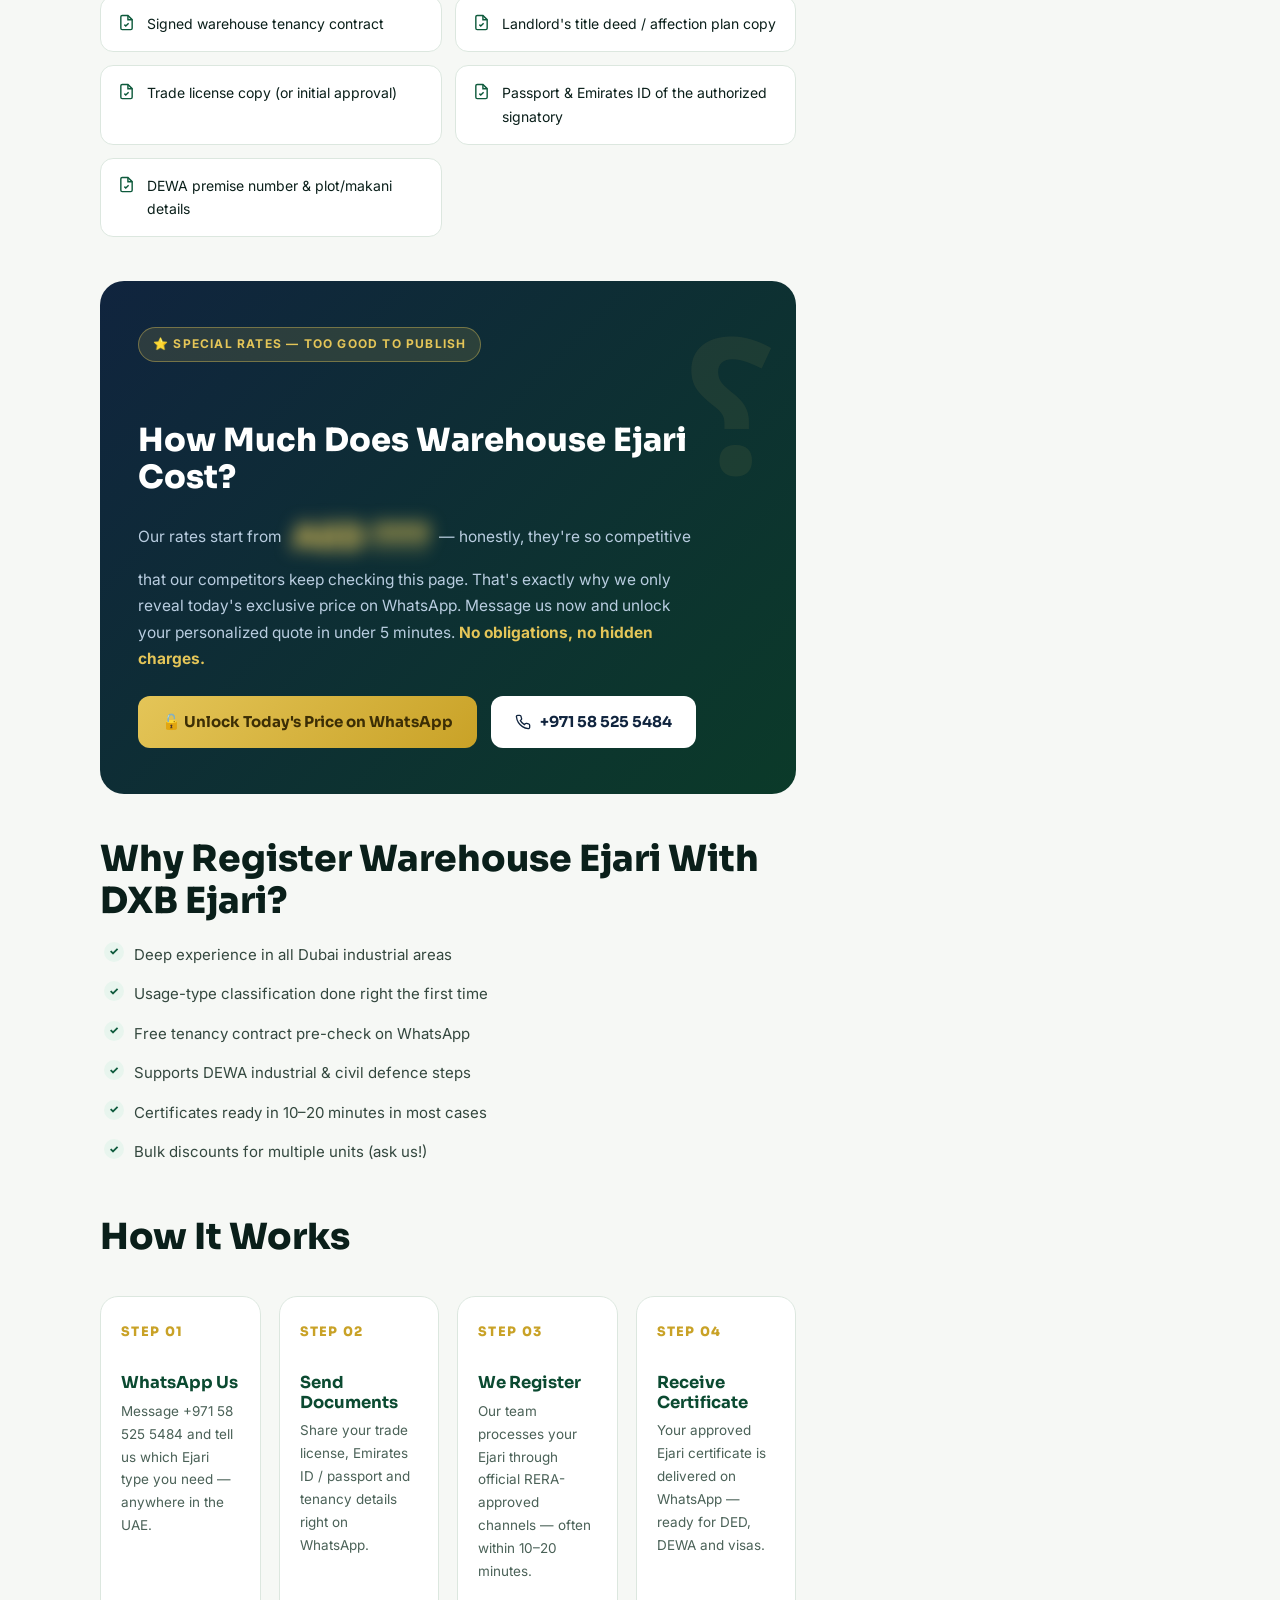
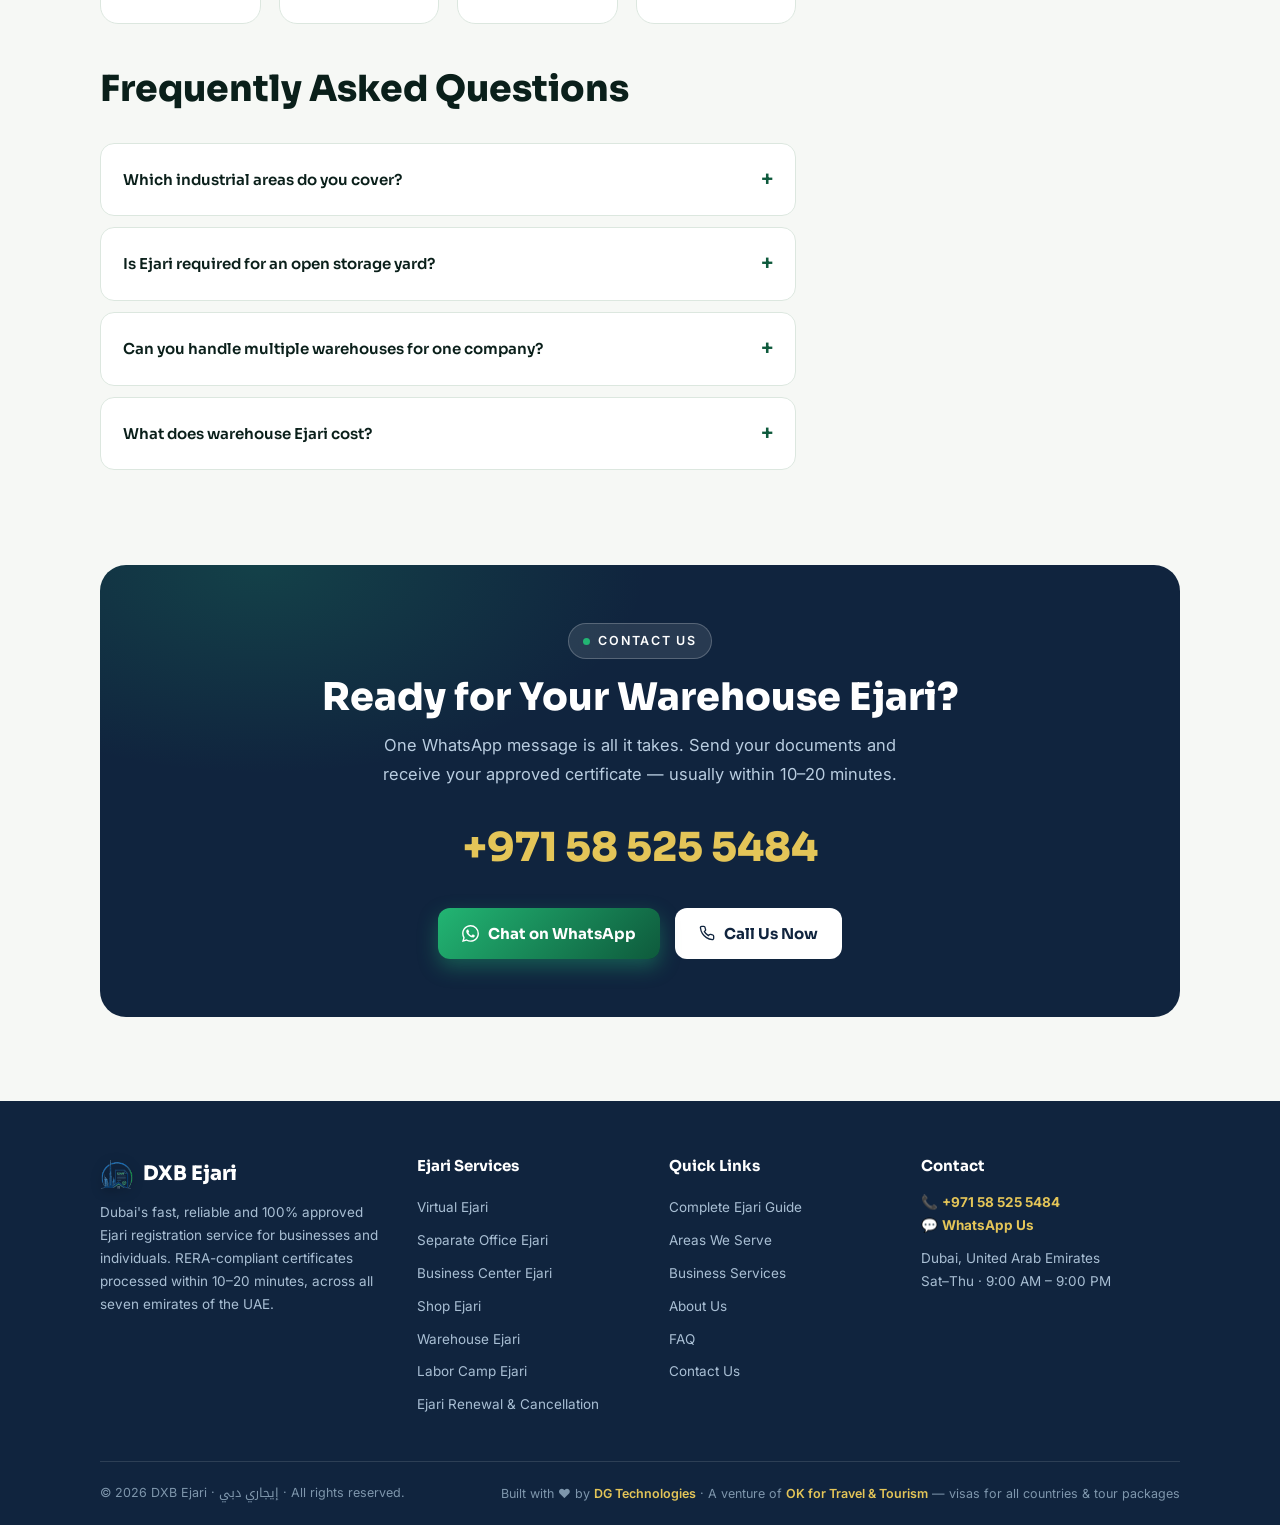
<file: warehouse-ejari.html>
<!DOCTYPE html>
<html lang="en">
<head>
<meta charset="UTF-8">
<meta name="viewport" content="width=device-width, initial-scale=1.0">
<title>Warehouse Ejari Dubai — Industrial & Storage Registration | DXB Ejari</title>
<meta name="description" content="Warehouse Ejari registration in Dubai for trading, logistics, storage & manufacturing licenses — Al Quoz, DIP, Jebel Ali, Ras Al Khor & more. WhatsApp +971 58 525 5484.">
<meta name="robots" content="index, follow, max-image-preview:large">
<meta name="author" content="DXB Ejari">
<meta name="geo.region" content="AE-DU">
<meta name="geo.placename" content="Dubai">
<link rel="canonical" href="https://dxbejari.com/warehouse-ejari.html">
<meta property="og:type" content="website">
<meta property="og:url" content="https://dxbejari.com/warehouse-ejari.html">
<meta property="og:title" content="Warehouse Ejari Dubai — Industrial & Storage Registration | DXB Ejari">
<meta property="og:description" content="Warehouse Ejari registration in Dubai for trading, logistics, storage & manufacturing licenses — Al Quoz, DIP, Jebel Ali, Ras Al Khor & more. WhatsApp +971 58 525 5484.">
<meta property="og:site_name" content="DXB Ejari">
<meta property="og:locale" content="en_AE">
<meta property="og:image" content="https://dxbejari.com/og-image.jpg">
<meta property="og:image:secure_url" content="https://dxbejari.com/og-image.jpg">
<meta property="og:image:width" content="1200">
<meta property="og:image:height" content="630">
<meta property="og:image:type" content="image/jpeg">
<meta property="og:image:alt" content="Warehouse Ejari Dubai — Industrial & Storage Registration | DXB Ejari">
<link rel="image_src" href="https://dxbejari.com/og-image.jpg">
<meta name="twitter:card" content="summary_large_image">
<meta name="twitter:title" content="Warehouse Ejari Dubai — Industrial & Storage Registration | DXB Ejari">
<meta name="twitter:description" content="Warehouse Ejari registration in Dubai for trading, logistics, storage & manufacturing licenses — Al Quoz, DIP, Jebel Ali, Ras Al Khor & more. WhatsApp +971 58 525 5484.">
<meta name="twitter:image" content="https://dxbejari.com/og-image.jpg">
<meta name="theme-color" content="#0E5A3C">
<meta name="format-detection" content="telephone=yes">
<meta name="mobile-web-app-capable" content="yes">
<meta name="apple-mobile-web-app-status-bar-style" content="default">
<script>(function(){try{var d=document.documentElement,t=localStorage.getItem("dxb-theme")||(matchMedia("(prefers-color-scheme: dark)").matches?"dark":"light");d.dataset.theme=t;var a=localStorage.getItem("dxb-accent");if(a)d.dataset.accent=a}catch(e){}})();</script>
<link rel="icon" type="image/png" sizes="512x512" href="favicon-512.png">
<link rel="icon" type="image/png" sizes="32x32" href="favicon-32.png">
<link rel="icon" type="image/png" sizes="16x16" href="favicon-16.png">
<link rel="apple-touch-icon" sizes="180x180" href="favicon-180.png">
<link rel="preconnect" href="https://fonts.googleapis.com">
<link rel="preconnect" href="https://fonts.gstatic.com" crossorigin>
<link href="https://fonts.googleapis.com/css2?family=Sora:wght@400;600;700;800&family=Inter:wght@400;500;600&family=Noto+Kufi+Arabic:wght@500;700&display=swap" rel="stylesheet">
<link rel="stylesheet" href="style.css">
<script type="application/ld+json">{"@context": "https://schema.org", "@type": "ProfessionalService", "name": "DXB Ejari", "url": "https://dxbejari.com/", "telephone": "+971585255484", "description": "Ejari registration and renewal services across Dubai and all UAE emirates — virtual office, business center, shop, warehouse and labor camp Ejari with certificates issued within 10–20 minutes.", "areaServed": [{"@type": "Country", "name": "United Arab Emirates"}, {"@type": "City", "name": "Dubai"}], "address": {"@type": "PostalAddress", "addressLocality": "Dubai", "addressCountry": "AE"}, "priceRange": "AED", "openingHours": "Sa-Th 09:00-21:00", "sameAs": ["https://wa.me/971585255484", "https://oktravel.ae", "https://dgtechnology.online"], "parentOrganization": {"@type": "Organization", "name": "OK for Travel and Tourism", "url": "https://oktravel.ae"}}</script>
<script type="application/ld+json">{"@context": "https://schema.org", "@type": "Service", "name": "Warehouse Ejari Dubai", "serviceType": "Warehouse Ejari", "provider": {"@type": "ProfessionalService", "name": "DXB Ejari", "telephone": "+971585255484"}, "areaServed": {"@type": "Country", "name": "United Arab Emirates"}, "url": "https://dxbejari.com/warehouse-ejari.html"}</script>
<script type="application/ld+json">{"@context": "https://schema.org", "@type": "BreadcrumbList", "itemListElement": [{"@type": "ListItem", "position": 1, "name": "Home", "item": "https://dxbejari.com/index.html"}, {"@type": "ListItem", "position": 2, "name": "Ejari Services", "item": "https://dxbejari.com/virtual-ejari.html"}, {"@type": "ListItem", "position": 3, "name": "Warehouse Ejari", "item": "https://dxbejari.com/warehouse-ejari.html"}]}</script>
<script type="application/ld+json">{"@context": "https://schema.org", "@type": "FAQPage", "mainEntity": [{"@type": "Question", "name": "Which industrial areas do you cover?", "acceptedAnswer": {"@type": "Answer", "text": "All of them — Al Quoz, Ras Al Khor, Al Qusais Industrial, Umm Ramool, Dubai Investment Park (DIP), Dubai Industrial City, Jebel Ali and beyond."}}, {"@type": "Question", "name": "Is Ejari required for an open storage yard?", "acceptedAnswer": {"@type": "Answer", "text": "In most cases yes — open yards leased for commercial storage require registration. Send us the details on WhatsApp and we will confirm your exact requirement."}}, {"@type": "Question", "name": "Can you handle multiple warehouses for one company?", "acceptedAnswer": {"@type": "Answer", "text": "Yes, and we offer preferential rates for bulk registrations. Companies with 3+ units get a special package — WhatsApp us for it."}}, {"@type": "Question", "name": "What does warehouse Ejari cost?", "acceptedAnswer": {"@type": "Answer", "text": "It depends on the premises, but our industrial rates are famously competitive. We reveal exact pricing only on WhatsApp — message us for today's quote."}}]}</script>
</head>
<body><header>
  <div class="wrap nav">
    <a class="logo" href="index.html" aria-label="DXB Ejari home">
      <img class="logo-mark" src="logo-mark.png" alt="DXB Ejari logo" width="40" height="40">
      <span>DXB Ejari<small class="ar">إيجاري دبي</small></span>
    </a>
    <button class="menu-btn" aria-label="Open menu" onclick="document.querySelector('.nav-links').classList.toggle('open')">☰</button>
    <nav class="nav-links" aria-label="Main">
      <a href="index.html">Home</a>
      <span class="dd"><a href="virtual-ejari.html" class="on">Ejari Services</a>
        <span class="dd-menu"><a href="virtual-ejari.html">Virtual Ejari</a><a href="separate-office-ejari.html">Separate Office Ejari</a><a href="business-center-ejari.html">Business Center Ejari</a><a href="shop-ejari.html">Shop Ejari</a><a href="warehouse-ejari.html">Warehouse Ejari</a><a href="labor-camp-ejari.html">Labor Camp Ejari</a><a href="ejari-renewal.html">Ejari Renewal & Cancellation</a></span>
      </span>
      <a href="services.html">Ejari Guide</a>
      <a href="areas-we-serve.html">Areas</a>
      <a href="business-services.html">Beyond Ejari</a>
      <a href="faq.html">FAQ</a>
      <a href="contact.html">Contact</a>
    </nav>
    <div class="nav-cta">
      <span class="fx">
        <button class="fx-fab" aria-label="Appearance settings" onclick="this.parentElement.classList.toggle('open')">🎨</button>
        <div class="fx-panel">
          <h5>Theme</h5>
          <div class="fx-row">
            <button data-theme-set="light">☀️ Light</button>
            <button data-theme-set="dark">🌙 Dark</button>
          </div>
          <h5>Color</h5>
          <div class="fx-row fx-swatches">
            <button data-accent-set="emerald" style="--sw:#22B573" aria-label="Emerald"></button>
            <button data-accent-set="ocean" style="--sw:#2B9DE8" aria-label="Ocean"></button>
            <button data-accent-set="violet" style="--sw:#8B5CF6" aria-label="Violet"></button>
            <button data-accent-set="crimson" style="--sw:#E8536F" aria-label="Crimson"></button>
            <button data-accent-set="amber" style="--sw:#F0A32B" aria-label="Amber"></button>
          </div>
          <h5>Live Background</h5>
          <div class="fx-row">
            <button data-bg="off">Off</button>
            <button data-bg="aurora">Aurora</button>
            <button data-bg="net">Network</button>
            <button data-bg="fireflies">Fireflies</button>
          </div>
        </div>
      </span>
      <a class="btn btn-ghost btn-sm" href="tel:+971585255484"><svg width="14" height="14" viewBox="0 0 24 24" fill="none" stroke="currentColor" stroke-width="2"><path d="M22 16.92v3a2 2 0 0 1-2.18 2 19.79 19.79 0 0 1-8.63-3.07 19.5 19.5 0 0 1-6-6 19.79 19.79 0 0 1-3.07-8.67A2 2 0 0 1 4.11 2h3a2 2 0 0 1 2 1.72c.127.96.361 1.903.7 2.81a2 2 0 0 1-.45 2.11L8.09 9.91a16 16 0 0 0 6 6l1.27-1.27a2 2 0 0 1 2.11-.45c.907.339 1.85.573 2.81.7A2 2 0 0 1 22 16.92z"/></svg> Call</a>
      <a class="btn btn-green btn-sm nav-wa" href="https://wa.me/971585255484?text=Hi%2C%20I%20need%20Ejari%20services%20in%20Dubai" target="_blank" rel="noopener" aria-label="Chat on WhatsApp"><svg width="15" height="15" viewBox="0 0 24 24" fill="currentColor"><path d="M17.472 14.382c-.297-.149-1.758-.867-2.03-.967-.273-.099-.471-.148-.67.15-.197.297-.767.966-.94 1.164-.173.199-.347.223-.644.075-.297-.15-1.255-.463-2.39-1.475-.883-.788-1.48-1.761-1.653-2.059-.173-.297-.018-.458.13-.606.134-.133.297-.347.446-.52.149-.174.198-.298.298-.497.099-.198.05-.371-.025-.52-.075-.149-.669-1.612-.916-2.207-.242-.579-.487-.5-.669-.51l-.57-.01c-.198 0-.52.074-.792.372-.272.297-1.04 1.016-1.04 2.479 0 1.462 1.065 2.875 1.213 3.074.149.198 2.096 3.2 5.077 4.487.709.306 1.262.489 1.694.625.712.227 1.36.195 1.871.118.571-.085 1.758-.719 2.006-1.413.248-.694.248-1.289.173-1.413-.074-.124-.272-.198-.57-.347m-5.421 7.403h-.004a9.87 9.87 0 0 1-5.031-1.378l-.361-.214-3.741.982.998-3.648-.235-.374a9.86 9.86 0 0 1-1.51-5.26c.001-5.45 4.436-9.884 9.888-9.884 2.64 0 5.122 1.03 6.988 2.898a9.825 9.825 0 0 1 2.893 6.994c-.003 5.45-4.437 9.884-9.885 9.884m8.413-18.297A11.815 11.815 0 0 0 12.05 0C5.495 0 .16 5.335.157 11.892c0 2.096.547 4.142 1.588 5.945L.057 24l6.305-1.654a11.882 11.882 0 0 0 5.683 1.448h.005c6.554 0 11.89-5.335 11.893-11.893a11.821 11.821 0 0 0-3.48-8.413Z"/></svg> <span class="btn-label">WhatsApp</span></a>
    </div>
  </div>
</header><div class="wrap crumbs"><a href="index.html">Home</a><span>›</span><a href="virtual-ejari.html">Ejari Services</a><span>›</span><b style="color:var(--emerald)">Warehouse Ejari</b></div>
<section class="phero" style="padding-top:34px">
  <div class="ar-mark ar" aria-hidden="true">إيجاري</div>
  <div class="wrap">
    <span class="eyebrow">🏭 Warehouse Ejari · Ready in 10–20 Minutes</span>
    <h1>Warehouse Ejari — <span class="grad">For Trading, Logistics &amp; Industry</span></h1>
    <p class="lead">From a 2,000 sq ft storage unit in Al Quoz to a full logistics facility in DIP — we register warehouse and industrial Ejari fast, correctly and within 10–20 minutes wherever possible.</p>
    <div class="hero-ctas">
      <a class="btn btn-green" href="https://wa.me/971585255484?text=I%20need%20Warehouse%20Ejari%20in%20Dubai" target="_blank" rel="noopener"><svg width="17" height="17" viewBox="0 0 24 24" fill="currentColor"><path d="M17.472 14.382c-.297-.149-1.758-.867-2.03-.967-.273-.099-.471-.148-.67.15-.197.297-.767.966-.94 1.164-.173.199-.347.223-.644.075-.297-.15-1.255-.463-2.39-1.475-.883-.788-1.48-1.761-1.653-2.059-.173-.297-.018-.458.13-.606.134-.133.297-.347.446-.52.149-.174.198-.298.298-.497.099-.198.05-.371-.025-.52-.075-.149-.669-1.612-.916-2.207-.242-.579-.487-.5-.669-.51l-.57-.01c-.198 0-.52.074-.792.372-.272.297-1.04 1.016-1.04 2.479 0 1.462 1.065 2.875 1.213 3.074.149.198 2.096 3.2 5.077 4.487.709.306 1.262.489 1.694.625.712.227 1.36.195 1.871.118.571-.085 1.758-.719 2.006-1.413.248-.694.248-1.289.173-1.413-.074-.124-.272-.198-.57-.347m-5.421 7.403h-.004a9.87 9.87 0 0 1-5.031-1.378l-.361-.214-3.741.982.998-3.648-.235-.374a9.86 9.86 0 0 1-1.51-5.26c.001-5.45 4.436-9.884 9.888-9.884 2.64 0 5.122 1.03 6.988 2.898a9.825 9.825 0 0 1 2.893 6.994c-.003 5.45-4.437 9.884-9.885 9.884m8.413-18.297A11.815 11.815 0 0 0 12.05 0C5.495 0 .16 5.335.157 11.892c0 2.096.547 4.142 1.588 5.945L.057 24l6.305-1.654a11.882 11.882 0 0 0 5.683 1.448h.005c6.554 0 11.89-5.335 11.893-11.893a11.821 11.821 0 0 0-3.48-8.413Z"/></svg> Get Warehouse Ejari Now</a>
      <a class="btn btn-dark" href="tel:+971585255484"><svg width="16" height="16" viewBox="0 0 24 24" fill="none" stroke="currentColor" stroke-width="2"><path d="M22 16.92v3a2 2 0 0 1-2.18 2 19.79 19.79 0 0 1-8.63-3.07 19.5 19.5 0 0 1-6-6 19.79 19.79 0 0 1-3.07-8.67A2 2 0 0 1 4.11 2h3a2 2 0 0 1 2 1.72c.127.96.361 1.903.7 2.81a2 2 0 0 1-.45 2.11L8.09 9.91a16 16 0 0 0 6 6l1.27-1.27a2 2 0 0 1 2.11-.45c.907.339 1.85.573 2.81.7A2 2 0 0 1 22 16.92z"/></svg> +971 58 525 5484</a>
    </div>
    <div class="hero-points">
      <span><svg width="15" height="15" viewBox="0 0 24 24" fill="none" stroke="currentColor" stroke-width="2.4"><path d="M20 6 9 17l-5-5"/></svg> Certificate in 10–20 minutes</span><span><svg width="15" height="15" viewBox="0 0 24 24" fill="none" stroke="currentColor" stroke-width="2.4"><path d="M20 6 9 17l-5-5"/></svg> RERA compliant</span><span><svg width="15" height="15" viewBox="0 0 24 24" fill="none" stroke="currentColor" stroke-width="2.4"><path d="M20 6 9 17l-5-5"/></svg> All UAE covered</span>
    </div>
  </div>
</section>

<section style="padding-top:48px">
  <div class="wrap twocol">
    <article class="prose">
      <h2>What is Warehouse Ejari?</h2>
      <p>A <strong>Warehouse Ejari</strong> registers industrial and storage premises — warehouses, workshops, factories, cold stores and open yards — as required for trading, general trading, logistics, contracting and industrial licenses in Dubai. It is also mandatory for DEWA industrial connections and civil defence approvals.</p><p>Industrial Ejari has its own pitfalls: incorrect usage classification, mismatched plot and makani numbers, missing affection plans, and landlord documentation issues in older industrial areas. Our team deals with these daily across <strong>Al Quoz, Ras Al Khor, Dubai Industrial Park, DIP, Jebel Ali, Al Qusais Industrial and Umm Ramool</strong> — so your registration goes through the first time.</p><p>Send us your tenancy contract on WhatsApp for a free pre-check. If it's clean, your certificate is typically ready within 10–20 minutes; if not, we tell you exactly what to fix before you waste a single dirham.</p>
      <h2>Who Needs Warehouse Ejari?</h2>
      <ul><li>General trading & import/export companies</li><li>Logistics, freight & distribution operators</li><li>Manufacturing & workshop units</li><li>Cold storage & food distribution facilities</li><li>Contracting companies with equipment yards</li><li>E-commerce fulfilment operations</li></ul>
      <h2>Documents Required</h2>
      <p>Keep it simple — photograph or scan these and send them on WhatsApp. We check everything before submission, free of charge:</p>
      <div class="docs"><div class="doc rv"><svg width="17" height="17" viewBox="0 0 24 24" fill="none" stroke="currentColor" stroke-width="2"><path d="M14 2H6a2 2 0 0 0-2 2v16a2 2 0 0 0 2 2h12a2 2 0 0 0 2-2V8z"/><path d="M14 2v6h6M9 15l2 2 4-4"/></svg><span>Signed warehouse tenancy contract</span></div><div class="doc rv"><svg width="17" height="17" viewBox="0 0 24 24" fill="none" stroke="currentColor" stroke-width="2"><path d="M14 2H6a2 2 0 0 0-2 2v16a2 2 0 0 0 2 2h12a2 2 0 0 0 2-2V8z"/><path d="M14 2v6h6M9 15l2 2 4-4"/></svg><span>Landlord's title deed / affection plan copy</span></div><div class="doc rv"><svg width="17" height="17" viewBox="0 0 24 24" fill="none" stroke="currentColor" stroke-width="2"><path d="M14 2H6a2 2 0 0 0-2 2v16a2 2 0 0 0 2 2h12a2 2 0 0 0 2-2V8z"/><path d="M14 2v6h6M9 15l2 2 4-4"/></svg><span>Trade license copy (or initial approval)</span></div><div class="doc rv"><svg width="17" height="17" viewBox="0 0 24 24" fill="none" stroke="currentColor" stroke-width="2"><path d="M14 2H6a2 2 0 0 0-2 2v16a2 2 0 0 0 2 2h12a2 2 0 0 0 2-2V8z"/><path d="M14 2v6h6M9 15l2 2 4-4"/></svg><span>Passport & Emirates ID of the authorized signatory</span></div><div class="doc rv"><svg width="17" height="17" viewBox="0 0 24 24" fill="none" stroke="currentColor" stroke-width="2"><path d="M14 2H6a2 2 0 0 0-2 2v16a2 2 0 0 0 2 2h12a2 2 0 0 0 2-2V8z"/><path d="M14 2v6h6M9 15l2 2 4-4"/></svg><span>DEWA premise number & plot/makani details</span></div></div>
      <div class="mystery rv">
  <span class="tag">⭐ Special Rates — Too Good To Publish</span>
  <h2>How Much Does Warehouse Ejari Cost?</h2>
  <p>Our rates start from <span class="blur-price">AED ???</span> — honestly, they're so competitive that our competitors keep checking this page. That's exactly why we only reveal today's exclusive price on WhatsApp. Message us now and unlock your personalized quote in under 5 minutes. <strong style="color:var(--gold-2)">No obligations, no hidden charges.</strong></p>
  <div style="display:flex;gap:14px;flex-wrap:wrap">
    <a class="btn btn-gold" href="https://wa.me/971585255484?text=What%20is%20the%20price%20of%20Warehouse%20Ejari?" target="_blank" rel="noopener">🔓 Unlock Today's Price on WhatsApp</a>
    <a class="btn btn-white" href="tel:+971585255484"><svg width="16" height="16" viewBox="0 0 24 24" fill="none" stroke="currentColor" stroke-width="2"><path d="M22 16.92v3a2 2 0 0 1-2.18 2 19.79 19.79 0 0 1-8.63-3.07 19.5 19.5 0 0 1-6-6 19.79 19.79 0 0 1-3.07-8.67A2 2 0 0 1 4.11 2h3a2 2 0 0 1 2 1.72c.127.96.361 1.903.7 2.81a2 2 0 0 1-.45 2.11L8.09 9.91a16 16 0 0 0 6 6l1.27-1.27a2 2 0 0 1 2.11-.45c.907.339 1.85.573 2.81.7A2 2 0 0 1 22 16.92z"/></svg> +971 58 525 5484</a>
  </div>
</div>
      <h2>Why Register Warehouse Ejari With DXB Ejari?</h2>
      <ul><li>Deep experience in all Dubai industrial areas</li><li>Usage-type classification done right the first time</li><li>Free tenancy contract pre-check on WhatsApp</li><li>Supports DEWA industrial & civil defence steps</li><li>Certificates ready in 10–20 minutes in most cases</li><li>Bulk discounts for multiple units (ask us!)</li></ul>
      <h2>How It Works</h2>
      <div class="steps"><div class="step rv"><span class="num">STEP 01</span><h3>WhatsApp Us</h3><p>Message +971 58 525 5484 and tell us which Ejari type you need — anywhere in the UAE.</p></div><div class="step rv"><span class="num">STEP 02</span><h3>Send Documents</h3><p>Share your trade license, Emirates ID / passport and tenancy details right on WhatsApp.</p></div><div class="step rv"><span class="num">STEP 03</span><h3>We Register</h3><p>Our team processes your Ejari through official RERA-approved channels — often within 10–20 minutes.</p></div><div class="step rv"><span class="num">STEP 04</span><h3>Receive Certificate</h3><p>Your approved Ejari certificate is delivered on WhatsApp — ready for DED, DEWA and visas.</p></div></div>
      <h2>Frequently Asked Questions</h2>
      <div class="faq"><details class="rv"><summary>Which industrial areas do you cover?</summary><div class="a">All of them — Al Quoz, Ras Al Khor, Al Qusais Industrial, Umm Ramool, Dubai Investment Park (DIP), Dubai Industrial City, Jebel Ali and beyond.</div></details><details class="rv"><summary>Is Ejari required for an open storage yard?</summary><div class="a">In most cases yes — open yards leased for commercial storage require registration. Send us the details on WhatsApp and we will confirm your exact requirement.</div></details><details class="rv"><summary>Can you handle multiple warehouses for one company?</summary><div class="a">Yes, and we offer preferential rates for bulk registrations. Companies with 3+ units get a special package — WhatsApp us for it.</div></details><details class="rv"><summary>What does warehouse Ejari cost?</summary><div class="a">It depends on the premises, but our industrial rates are famously competitive. We reveal exact pricing only on WhatsApp — message us for today's quote.</div></details></div>
    </article>
    <aside class="sidebar">
      <div class="side-box side-cta">
  <h3 style="color:#fff">Get Today's Price 🔓</h3>
  <p>Our rates are too competitive to publish. Message us and unlock your exclusive quote in under 5 minutes.</p>
  <a class="phone" href="tel:+971585255484">+971 58 525 5484</a>
  <a class="btn btn-gold" style="width:100%;justify-content:center" href="https://wa.me/971585255484?text=Hi%2C%20I%20want%20to%20know%20the%20Ejari%20price" target="_blank" rel="noopener"><svg width="16" height="16" viewBox="0 0 24 24" fill="currentColor"><path d="M17.472 14.382c-.297-.149-1.758-.867-2.03-.967-.273-.099-.471-.148-.67.15-.197.297-.767.966-.94 1.164-.173.199-.347.223-.644.075-.297-.15-1.255-.463-2.39-1.475-.883-.788-1.48-1.761-1.653-2.059-.173-.297-.018-.458.13-.606.134-.133.297-.347.446-.52.149-.174.198-.298.298-.497.099-.198.05-.371-.025-.52-.075-.149-.669-1.612-.916-2.207-.242-.579-.487-.5-.669-.51l-.57-.01c-.198 0-.52.074-.792.372-.272.297-1.04 1.016-1.04 2.479 0 1.462 1.065 2.875 1.213 3.074.149.198 2.096 3.2 5.077 4.487.709.306 1.262.489 1.694.625.712.227 1.36.195 1.871.118.571-.085 1.758-.719 2.006-1.413.248-.694.248-1.289.173-1.413-.074-.124-.272-.198-.57-.347m-5.421 7.403h-.004a9.87 9.87 0 0 1-5.031-1.378l-.361-.214-3.741.982.998-3.648-.235-.374a9.86 9.86 0 0 1-1.51-5.26c.001-5.45 4.436-9.884 9.888-9.884 2.64 0 5.122 1.03 6.988 2.898a9.825 9.825 0 0 1 2.893 6.994c-.003 5.45-4.437 9.884-9.885 9.884m8.413-18.297A11.815 11.815 0 0 0 12.05 0C5.495 0 .16 5.335.157 11.892c0 2.096.547 4.142 1.588 5.945L.057 24l6.305-1.654a11.882 11.882 0 0 0 5.683 1.448h.005c6.554 0 11.89-5.335 11.893-11.893a11.821 11.821 0 0 0-3.48-8.413Z"/></svg> WhatsApp for Price</a>
</div>
      <div class="side-box"><h3>Other Ejari Services</h3><div class="links"><a href="virtual-ejari.html">Virtual Ejari</a><a href="separate-office-ejari.html">Separate Office Ejari</a><a href="business-center-ejari.html">Business Center Ejari</a><a href="shop-ejari.html">Shop Ejari</a><a href="labor-camp-ejari.html">Labor Camp Ejari</a><a href="ejari-renewal.html">Ejari Renewal & Cancellation</a><a href="areas-we-serve.html">📍 Areas We Serve</a><a href="business-services.html">💼 Business Services</a></div></div>
    </aside>
  </div>
</section>
<section style="padding-top:20px"><div class="wrap"><div class="cta-band rv">
  <span class="eyebrow lt">Contact Us</span>
  <h2>Ready for Your Warehouse Ejari?</h2>
  <p>One WhatsApp message is all it takes. Send your documents and receive your approved certificate — usually within 10–20 minutes.</p>
  <a class="phone-big" href="tel:+971585255484">+971 58 525 5484</a>
  <div class="cta-ctas">
    <a class="btn btn-green" href="https://wa.me/971585255484?text=I%20need%20Warehouse%20Ejari%20in%20Dubai" target="_blank" rel="noopener"><svg width="17" height="17" viewBox="0 0 24 24" fill="currentColor"><path d="M17.472 14.382c-.297-.149-1.758-.867-2.03-.967-.273-.099-.471-.148-.67.15-.197.297-.767.966-.94 1.164-.173.199-.347.223-.644.075-.297-.15-1.255-.463-2.39-1.475-.883-.788-1.48-1.761-1.653-2.059-.173-.297-.018-.458.13-.606.134-.133.297-.347.446-.52.149-.174.198-.298.298-.497.099-.198.05-.371-.025-.52-.075-.149-.669-1.612-.916-2.207-.242-.579-.487-.5-.669-.51l-.57-.01c-.198 0-.52.074-.792.372-.272.297-1.04 1.016-1.04 2.479 0 1.462 1.065 2.875 1.213 3.074.149.198 2.096 3.2 5.077 4.487.709.306 1.262.489 1.694.625.712.227 1.36.195 1.871.118.571-.085 1.758-.719 2.006-1.413.248-.694.248-1.289.173-1.413-.074-.124-.272-.198-.57-.347m-5.421 7.403h-.004a9.87 9.87 0 0 1-5.031-1.378l-.361-.214-3.741.982.998-3.648-.235-.374a9.86 9.86 0 0 1-1.51-5.26c.001-5.45 4.436-9.884 9.888-9.884 2.64 0 5.122 1.03 6.988 2.898a9.825 9.825 0 0 1 2.893 6.994c-.003 5.45-4.437 9.884-9.885 9.884m8.413-18.297A11.815 11.815 0 0 0 12.05 0C5.495 0 .16 5.335.157 11.892c0 2.096.547 4.142 1.588 5.945L.057 24l6.305-1.654a11.882 11.882 0 0 0 5.683 1.448h.005c6.554 0 11.89-5.335 11.893-11.893a11.821 11.821 0 0 0-3.48-8.413Z"/></svg> Chat on WhatsApp</a>
    <a class="btn btn-white" href="tel:+971585255484"><svg width="16" height="16" viewBox="0 0 24 24" fill="none" stroke="currentColor" stroke-width="2"><path d="M22 16.92v3a2 2 0 0 1-2.18 2 19.79 19.79 0 0 1-8.63-3.07 19.5 19.5 0 0 1-6-6 19.79 19.79 0 0 1-3.07-8.67A2 2 0 0 1 4.11 2h3a2 2 0 0 1 2 1.72c.127.96.361 1.903.7 2.81a2 2 0 0 1-.45 2.11L8.09 9.91a16 16 0 0 0 6 6l1.27-1.27a2 2 0 0 1 2.11-.45c.907.339 1.85.573 2.81.7A2 2 0 0 1 22 16.92z"/></svg> Call Us Now</a>
  </div>
</div></div></section><footer>
  <div class="wrap">
    <div class="fgrid">
      <div>
        <div class="fbrand"><img class="logo-mark" src="logo-mark.png" alt="DXB Ejari logo" width="34" height="34"> DXB Ejari</div>
        <p>Dubai's fast, reliable and 100% approved Ejari registration service for businesses and individuals. RERA-compliant certificates processed within 10–20 minutes, across all seven emirates of the UAE.</p>
      </div>
      <div>
        <h4>Ejari Services</h4>
        <a href="virtual-ejari.html">Virtual Ejari</a><a href="separate-office-ejari.html">Separate Office Ejari</a><a href="business-center-ejari.html">Business Center Ejari</a><a href="shop-ejari.html">Shop Ejari</a><a href="warehouse-ejari.html">Warehouse Ejari</a><a href="labor-camp-ejari.html">Labor Camp Ejari</a><a href="ejari-renewal.html">Ejari Renewal & Cancellation</a>
      </div>
      <div>
        <h4>Quick Links</h4>
        <a href="services.html">Complete Ejari Guide</a>
        <a href="areas-we-serve.html">Areas We Serve</a>
        <a href="business-services.html">Business Services</a>
        <a href="about-us.html">About Us</a>
        <a href="faq.html">FAQ</a>
        <a href="contact.html">Contact Us</a>
      </div>
      <div>
        <h4>Contact</h4>
        <p style="margin-bottom:10px">📞 <a href="tel:+971585255484" style="color:var(--gold-2);font-weight:700">+971 58 525 5484</a><br>
        💬 <a href="https://wa.me/971585255484?text=Hi%2C%20I%20need%20Ejari%20services%20in%20Dubai" target="_blank" rel="noopener" style="color:var(--gold-2);font-weight:700">WhatsApp Us</a></p>
        <p>Dubai, United Arab Emirates<br>Sat–Thu · 9:00 AM – 9:00 PM</p>
      </div>
    </div>
    <div class="watermark">
      <span>© <span class="yr">2026</span> DXB Ejari · <span class="ar">إيجاري دبي</span> · All rights reserved.</span>
      <span>Built with ❤️ by <a href="https://dgtechnology.online" target="_blank" rel="noopener">DG Technologies</a> · A venture of <a href="https://oktravel.ae" target="_blank" rel="noopener">OK for Travel &amp; Tourism</a> — visas for all countries &amp; tour packages</span>
    </div>
  </div>
</footer>
<a class="wa-float" href="https://wa.me/971585255484?text=Hi%2C%20I%20need%20Ejari%20services%20in%20Dubai" target="_blank" rel="noopener" aria-label="Chat on WhatsApp"><svg width="28" height="28" viewBox="0 0 24 24" fill="currentColor"><path d="M17.472 14.382c-.297-.149-1.758-.867-2.03-.967-.273-.099-.471-.148-.67.15-.197.297-.767.966-.94 1.164-.173.199-.347.223-.644.075-.297-.15-1.255-.463-2.39-1.475-.883-.788-1.48-1.761-1.653-2.059-.173-.297-.018-.458.13-.606.134-.133.297-.347.446-.52.149-.174.198-.298.298-.497.099-.198.05-.371-.025-.52-.075-.149-.669-1.612-.916-2.207-.242-.579-.487-.5-.669-.51l-.57-.01c-.198 0-.52.074-.792.372-.272.297-1.04 1.016-1.04 2.479 0 1.462 1.065 2.875 1.213 3.074.149.198 2.096 3.2 5.077 4.487.709.306 1.262.489 1.694.625.712.227 1.36.195 1.871.118.571-.085 1.758-.719 2.006-1.413.248-.694.248-1.289.173-1.413-.074-.124-.272-.198-.57-.347m-5.421 7.403h-.004a9.87 9.87 0 0 1-5.031-1.378l-.361-.214-3.741.982.998-3.648-.235-.374a9.86 9.86 0 0 1-1.51-5.26c.001-5.45 4.436-9.884 9.888-9.884 2.64 0 5.122 1.03 6.988 2.898a9.825 9.825 0 0 1 2.893 6.994c-.003 5.45-4.437 9.884-9.885 9.884m8.413-18.297A11.815 11.815 0 0 0 12.05 0C5.495 0 .16 5.335.157 11.892c0 2.096.547 4.142 1.588 5.945L.057 24l6.305-1.654a11.882 11.882 0 0 0 5.683 1.448h.005c6.554 0 11.89-5.335 11.893-11.893a11.821 11.821 0 0 0-3.48-8.413Z"/></svg></a>
<script src="app.js" defer></script>
<script>
const io=new IntersectionObserver(es=>{es.forEach(e=>{if(e.isIntersecting){e.target.classList.add('on');io.unobserve(e.target)}})},{threshold:.1});
document.querySelectorAll('.rv').forEach(el=>io.observe(el));
document.querySelectorAll('.yr').forEach(el=>el.textContent=new Date().getFullYear());
</script>
</body>
</html>
</file>
<file: style.css>
:root{
  --ink:#0A1F1A; --emerald:#0E5A3C; --emerald-2:#0B4A31; --leaf:#22B573;
  --mint:#E8F5EE; --navy:#10243E; --gold:#C9A227; --gold-2:#E4C558;
  --paper:#F6F8F5; --white:#fff; --line:#DCE7DF;
  --shadow:0 12px 32px rgba(10,31,26,.10); --radius:18px;
}
*{margin:0;padding:0;box-sizing:border-box}
html{scroll-behavior:smooth}
body{font-family:'Inter',system-ui,sans-serif;color:var(--ink);background:var(--paper);line-height:1.7;font-size:16px}
h1,h2,h3,h4{font-family:'Sora',sans-serif;line-height:1.18}
.ar{font-family:'Noto Kufi Arabic',sans-serif}
a{color:inherit;text-decoration:none}
.wrap{max-width:1120px;margin:0 auto;padding:0 20px}
section{padding:64px 0}
.eyebrow{display:inline-flex;align-items:center;gap:8px;font-size:12.5px;font-weight:600;letter-spacing:.14em;text-transform:uppercase;color:var(--emerald);background:var(--mint);border:1px solid #CFE8DA;border-radius:999px;padding:6px 14px;margin-bottom:16px}
.eyebrow::before{content:"";width:7px;height:7px;border-radius:50%;background:var(--leaf)}
.eyebrow.lt{background:rgba(255,255,255,.1);border-color:rgba(255,255,255,.22);color:#fff}
h2{font-size:clamp(25px,3.8vw,36px);font-weight:800;margin-bottom:12px}
.sub{color:#40564C;max-width:680px;font-size:16.5px}
.btn{display:inline-flex;align-items:center;gap:9px;font-family:'Sora',sans-serif;font-weight:700;font-size:15px;padding:13px 24px;border-radius:12px;transition:.22s;cursor:pointer;border:0}
.btn svg{flex:none}
.btn-green{background:linear-gradient(135deg,var(--leaf),var(--emerald));color:#fff;box-shadow:0 8px 20px color-mix(in srgb,var(--leaf) 38%,transparent)}
.btn-green:hover{transform:translateY(-2px);box-shadow:0 12px 26px color-mix(in srgb,var(--leaf) 48%,transparent)}
.btn-dark{background:var(--navy);color:#fff}
.btn-dark:hover{background:#1A3556;transform:translateY(-2px)}
.btn-gold{background:linear-gradient(135deg,var(--gold-2),var(--gold));color:#3C2E05}
.btn-gold:hover{transform:translateY(-2px);box-shadow:0 10px 24px rgba(201,162,39,.4)}
.btn-ghost{background:transparent;border:1.5px solid var(--emerald);color:var(--emerald)}
.btn-ghost:hover{background:var(--mint)}
.btn-white{background:#fff;color:var(--navy)}
.btn-sm{padding:9px 16px;font-size:13.5px;border-radius:10px}

/* Header */
header{position:sticky;top:0;z-index:100;background:rgba(246,248,245,.9);backdrop-filter:blur(12px);border-bottom:1px solid var(--line)}
.nav{display:flex;align-items:center;justify-content:space-between;height:72px;gap:10px}
.logo{display:flex;align-items:center;gap:10px;font-family:'Sora',sans-serif;font-weight:800;font-size:18px;flex:none}
.logo-mark{width:40px;height:40px;object-fit:contain;flex:none;filter:drop-shadow(0 4px 10px rgba(14,90,60,.25))}
.fbrand .logo-mark{filter:drop-shadow(0 2px 6px rgba(0,0,0,.35)) brightness(1.15)}
.logo small{display:block;font-family:'Noto Kufi Arabic';font-size:10.5px;font-weight:500;color:var(--emerald)}
.nav-links{display:flex;gap:1px;font-size:13.5px;font-weight:500;color:#33473E;flex-wrap:nowrap}
.nav-links>a,.nav-links .dd>a{padding:8px 10px;border-radius:9px;white-space:nowrap;display:inline-block}
.nav-links>a:hover,.nav-links>a.on{color:var(--emerald);background:var(--mint)}
.dd{position:relative}
.dd>a::after{content:" ▾";font-size:10px}
.dd-menu{position:absolute;top:100%;left:0;min-width:250px;background:#fff;border:1px solid var(--line);border-radius:14px;box-shadow:var(--shadow);padding:8px;display:none;z-index:60}
.dd:hover .dd-menu,.dd:focus-within .dd-menu{display:block}
.dd-menu a{display:block;padding:10px 14px;border-radius:9px;font-size:13.5px}
.dd-menu a:hover{background:var(--mint);color:var(--emerald)}
.nav-cta{display:flex;gap:9px;flex:none}
.menu-btn{display:none;background:none;border:1.5px solid var(--line);border-radius:10px;padding:8px 12px;font-size:18px;cursor:pointer;color:var(--emerald)}

/* Breadcrumb */
.crumbs{font-size:13px;color:#5B7A6B;padding:18px 20px 0}
.crumbs a:hover{color:var(--emerald);text-decoration:underline}
.crumbs span{margin:0 7px;color:#9DB5A8}

/* Page hero */
.phero{padding:56px 0 64px;background:
 radial-gradient(800px 440px at 90% -10%, rgba(34,181,115,.14), transparent 60%),
 radial-gradient(620px 380px at -8% 110%, rgba(201,162,39,.10), transparent 55%), var(--paper);
 position:relative;overflow:hidden}
.phero .ar-mark{position:absolute;top:0;right:-1%;font-size:clamp(100px,16vw,190px);font-weight:700;color:rgba(14,90,60,.05);pointer-events:none;line-height:1.1}
.phero h1{font-size:clamp(30px,4.8vw,48px);font-weight:800;letter-spacing:-.02em;margin:12px 0 16px;max-width:820px}
.phero h1 .grad{background:linear-gradient(100deg,var(--emerald) 10%,var(--leaf) 55%,var(--gold) 110%);-webkit-background-clip:text;background-clip:text;color:transparent}
.phero p.lead{font-size:17.5px;color:#3D5348;max-width:640px;margin-bottom:26px}
.hero-ctas{display:flex;gap:13px;flex-wrap:wrap;margin-bottom:22px}
.hero-points{display:flex;gap:10px 20px;flex-wrap:wrap;font-size:13.5px;font-weight:600;color:#33473E}
.hero-points span{display:inline-flex;align-items:center;gap:7px}
.hero-points svg{color:var(--leaf)}
.hero-grid{display:grid;grid-template-columns:1.15fr .85fr;gap:48px;align-items:center}

/* Certificate signature card */
.cert{position:relative;background:#fff;border-radius:22px;box-shadow:0 30px 70px rgba(10,31,26,.18);padding:26px 24px 72px;border:1px solid #E4EEE7;transform:rotate(1.5deg)}
.cert-top{display:flex;justify-content:space-between;align-items:flex-start;border-bottom:2px dashed var(--line);padding-bottom:14px;margin-bottom:14px}
.cert-brand{font-family:'Sora';font-weight:800;font-size:16px;color:var(--emerald)}
.cert-brand span{display:block;font-family:'Noto Kufi Arabic';font-size:11.5px;font-weight:500;color:#5B7A6B}
.cert-qr{width:52px;height:52px;border-radius:9px;background:repeating-linear-gradient(0deg,var(--navy) 0 4px,transparent 4px 8px),repeating-linear-gradient(90deg,var(--navy) 0 4px,#fff 4px 8px);opacity:.85;border:3px solid var(--navy)}
.cert-row{display:flex;justify-content:space-between;font-size:13px;padding:7px 0;border-bottom:1px solid #EFF5F1}
.cert-row b{color:var(--navy)}
.cert-row .ok{color:var(--leaf);font-weight:700}
.stamp{position:absolute;right:18px;bottom:-38px;width:96px;height:96px;border-radius:50%;background:radial-gradient(circle at 32% 28%,var(--gold-2),var(--gold));display:grid;place-items:center;text-align:center;color:#3C2E05;font-family:'Sora';font-weight:800;font-size:10.5px;line-height:1.25;box-shadow:0 14px 30px rgba(201,162,39,.45);border:4px solid #fff;transform:rotate(-10deg)}
.stamp em{display:block;font-style:normal;font-size:15px}

/* Trust strip */
.trust{background:var(--navy);color:#fff;padding:20px 0}
.trust .wrap{display:flex;justify-content:space-between;gap:16px;flex-wrap:wrap}
.trust span{display:inline-flex;align-items:center;gap:9px;font-size:13.5px;font-weight:600}
.trust svg{color:var(--gold-2)}

/* Cards */
.cards{display:grid;grid-template-columns:repeat(3,1fr);gap:22px;margin-top:38px}
.card{background:#fff;border:1px solid var(--line);border-radius:var(--radius);padding:27px 24px;box-shadow:0 4px 14px rgba(10,31,26,.05);transition:.25s;position:relative;overflow:hidden;display:block}
.card::after{content:"";position:absolute;inset:auto 0 0 0;height:4px;background:linear-gradient(90deg,var(--emerald),var(--leaf));transform:scaleX(0);transform-origin:left;transition:.3s}
.card:hover{transform:translateY(-6px);box-shadow:var(--shadow)}
.card:hover::after{transform:scaleX(1)}
.card .ico{width:52px;height:52px;border-radius:14px;background:var(--mint);display:grid;place-items:center;color:var(--emerald);margin-bottom:15px;font-size:24px}
.card h3{font-size:18.5px;margin-bottom:8px}
.card p{font-size:14px;color:#4A6157;margin-bottom:14px}
.card .go{font-weight:700;font-size:13.5px;color:var(--emerald)}

/* Article prose */
.prose{max-width:800px}
.prose h2{margin-top:44px}
.prose h3{font-size:20px;margin:30px 0 10px;color:var(--emerald-2)}
.prose p{margin-bottom:16px;color:#33473E;font-size:15.5px}
.prose strong{color:var(--navy)}
.prose ul{margin:0 0 18px 4px;list-style:none}
.prose ul li{padding:7px 0 7px 30px;position:relative;color:#33473E;font-size:15px}
.prose ul li::before{content:"✓";position:absolute;left:0;top:7px;width:20px;height:20px;border-radius:50%;background:var(--mint);color:var(--emerald);font-size:11px;font-weight:800;display:grid;place-items:center}
.twocol{display:grid;grid-template-columns:1fr 340px;gap:44px;align-items:start}
.twocol>*{min-width:0}
.sidebar{position:sticky;top:92px;display:flex;flex-direction:column;gap:18px}
.side-box{background:#fff;border:1px solid var(--line);border-radius:var(--radius);padding:24px}
.side-box h3{font-size:16px;margin-bottom:12px}
.side-box .links a{display:block;padding:9px 0;font-size:14px;color:#33473E;border-bottom:1px solid #EFF5F1}
.side-box .links a:hover{color:var(--emerald);padding-left:5px}
.side-cta{background:linear-gradient(150deg,var(--emerald),var(--navy));color:#fff;border:0}
.side-cta p{font-size:13.5px;color:#C7DCD0;margin:8px 0 16px}
.side-cta .phone{font-family:'Sora';font-weight:800;font-size:20px;color:var(--gold-2);display:block;margin-bottom:14px}

/* Mystery pricing */
.mystery{background:linear-gradient(135deg,#10243E 0%,#0B3A29 100%);color:#fff;border-radius:24px;padding:46px 38px;position:relative;overflow:hidden;margin:44px 0}
.mystery::before{content:"؟";font-family:'Noto Kufi Arabic';position:absolute;right:16px;top:-32px;font-size:190px;font-weight:700;color:rgba(228,197,88,.08)}
.mystery h2{color:#fff;font-size:clamp(22px,3.4vw,32px)}
.mystery p{color:#B9CDE0;max-width:560px;margin:10px 0 24px;font-size:15.5px}
.mystery .blur-price{display:inline-block;font-family:'Sora';font-weight:800;font-size:34px;color:var(--gold-2);filter:blur(9px);user-select:none;margin:0 6px;vertical-align:middle}
.mystery .tag{display:inline-flex;align-items:center;gap:7px;background:rgba(228,197,88,.14);border:1px solid rgba(228,197,88,.4);color:var(--gold-2);font-size:12px;font-weight:700;letter-spacing:.1em;text-transform:uppercase;border-radius:999px;padding:6px 14px;margin-bottom:16px}

/* Steps */
.steps{display:grid;grid-template-columns:repeat(4,1fr);gap:18px;margin-top:38px}
.step{background:#fff;border:1px solid var(--line);border-radius:var(--radius);padding:24px 20px}
.step .num{font-family:'Sora';font-weight:800;font-size:13px;color:var(--gold);letter-spacing:.1em;display:block;margin-bottom:10px}
.step h3{font-size:16.5px;margin-bottom:7px}
.step p{font-size:13.5px;color:#4A6157}
.steps.dark .step{background:rgba(255,255,255,.06);border-color:rgba(255,255,255,.14);color:#fff}
.steps.dark .step p{color:#CFE3D7}
.steps.dark .step .num{color:var(--gold-2)}
.band{background:linear-gradient(135deg,var(--emerald) 0%,#0A4630 60%,var(--navy) 120%);color:#fff}
.band h2{color:#fff}
.band .sub{color:#BFDACB}

/* Docs list */
.docs{display:grid;grid-template-columns:repeat(2,1fr);gap:13px;margin-top:26px}
.doc{display:flex;gap:12px;align-items:flex-start;background:#fff;border:1px solid var(--line);border-radius:13px;padding:15px 17px;font-size:14px}
.doc svg{flex:none;color:var(--emerald);margin-top:2px}

/* Areas */
.chip-grid{display:flex;flex-wrap:wrap;gap:11px;margin-top:30px}
.chip{display:inline-flex;align-items:center;gap:8px;background:#fff;border:1px solid var(--line);border-radius:999px;padding:10px 18px;font-size:14px;font-weight:600;transition:.2s}
.chip:hover{border-color:var(--leaf);color:var(--emerald);box-shadow:0 6px 14px rgba(34,181,115,.16);transform:translateY(-2px)}
.chip svg{color:var(--leaf)}
.emirate-cards{display:grid;grid-template-columns:repeat(4,1fr);gap:16px;margin-top:34px}
.emirate{background:#fff;border:1px solid var(--line);border-radius:16px;padding:22px 20px;text-align:center;transition:.22s;display:block}
.emirate:hover{transform:translateY(-4px);box-shadow:var(--shadow);border-color:#BFE3CF}
.emirate .flag{font-size:26px;margin-bottom:8px}
.emirate h3{font-size:16px;margin-bottom:4px}
.emirate p{font-size:12.5px;color:#5B7A6B;word-break:break-all}

/* FAQ */
.faq{max-width:800px;margin-top:32px}
details{background:#fff;border:1px solid var(--line);border-radius:14px;margin-bottom:11px;overflow:hidden}
summary{cursor:pointer;list-style:none;padding:18px 22px;font-family:'Sora';font-weight:600;font-size:15px;display:flex;justify-content:space-between;align-items:center;gap:14px}
summary::-webkit-details-marker{display:none}
summary::after{content:"+";font-size:21px;color:var(--emerald);transition:.25s;flex:none}
details[open] summary::after{transform:rotate(45deg)}
details .a{padding:0 22px 19px;font-size:14.5px;color:#4A6157}

/* Why */
.why{display:grid;grid-template-columns:repeat(4,1fr);gap:18px;margin-top:36px}
.why>div{background:#fff;border:1px solid var(--line);border-radius:var(--radius);padding:24px 20px;text-align:center}
.wico{width:52px;height:52px;margin:0 auto 12px;border-radius:50%;background:linear-gradient(135deg,var(--mint),#fff);border:1px solid #CFE8DA;display:grid;place-items:center;color:var(--emerald);font-size:22px}
.why h3{font-size:15.5px;margin-bottom:5px}
.why p{font-size:13px;color:#4A6157}

/* CTA band */
.cta-band{background:radial-gradient(700px 380px at 15% 0%, rgba(34,181,115,.20), transparent 55%),var(--navy);color:#fff;text-align:center;border-radius:26px;padding:58px 30px;position:relative;overflow:hidden}
.cta-band h2{color:#fff;font-size:clamp(24px,3.8vw,38px)}
.cta-band p{color:#B9CDE0;max-width:560px;margin:12px auto 26px;font-size:16.5px}
.phone-big{font-family:'Sora';font-weight:800;font-size:clamp(24px,4.6vw,40px);color:var(--gold-2);display:block;margin-bottom:26px}
.cta-ctas{display:flex;gap:15px;justify-content:center;flex-wrap:wrap}

/* OK Travel promo */
.promo{display:grid;grid-template-columns:1fr 1fr;gap:40px;align-items:center;background:#fff;border:1px solid var(--line);border-radius:24px;padding:44px;margin-top:20px}
.promo .plane{font-size:56px}
.promo h2{font-size:clamp(22px,3vw,30px)}
.promo p{color:#4A6157;font-size:15px;margin:10px 0 20px}

/* Footer */
footer{background:var(--navy);color:#A9BFD4;padding:56px 0 0;margin-top:20px}
footer h4{color:#fff;font-size:15px;margin-bottom:16px;font-family:'Sora'}
.fgrid{display:grid;grid-template-columns:1.3fr 1fr 1fr 1.2fr;gap:36px;padding-bottom:40px}
.fgrid a{display:block;padding:5px 0;font-size:13.5px}
.fgrid p a{display:inline;padding:0}
.fgrid a:hover{color:var(--gold-2)}
.fgrid p{font-size:13.5px}
.fbrand{font-family:'Sora';font-weight:800;font-size:20px;color:#fff;margin-bottom:10px;display:flex;align-items:center;gap:9px}
.fbrand .logo-mark{width:34px;height:34px;font-size:16px}
.watermark{border-top:1px solid rgba(255,255,255,.12);padding:20px 0;display:flex;justify-content:space-between;gap:14px;flex-wrap:wrap;font-size:12.5px;color:#7E96AC;align-items:center}
.watermark a{color:var(--gold-2);font-weight:600}
.watermark a:hover{text-decoration:underline}

/* WA float */
.wa-float{position:fixed;right:22px;bottom:22px;z-index:200;width:58px;height:58px;border-radius:50%;background:#25D366;display:grid;place-items:center;color:#fff;box-shadow:0 12px 30px rgba(37,211,102,.5);animation:waPulse 2.4s infinite}
.wa-float:hover{transform:scale(1.08)}
@keyframes waPulse{0%,100%{box-shadow:0 12px 30px rgba(37,211,102,.5),0 0 0 0 rgba(37,211,102,.45)}50%{box-shadow:0 12px 30px rgba(37,211,102,.5),0 0 0 15px rgba(37,211,102,0)}}

.rv{opacity:0;transform:translateY(20px);transition:.6s cubic-bezier(.2,.8,.2,1)}
.rv.on{opacity:1;transform:none}
@media (prefers-reduced-motion:reduce){*{animation:none!important;transition:none!important}.rv{opacity:1;transform:none}}

@media (max-width:1180px){.nav-links{display:none;position:absolute;top:72px;left:0;right:0;background:#fff;border-bottom:1px solid var(--line);flex-direction:column;padding:14px 20px;gap:2px;box-shadow:var(--shadow);flex-wrap:wrap}
.nav-links.open{display:flex}
.nav-links>a,.nav-links .dd>a{padding:12px 10px;font-size:15px}
.dd-menu{position:static;display:block;box-shadow:none;border:0;padding-left:14px}
.menu-btn{display:block;margin-left:auto}}
@media (max-width:1020px){
.hero-grid{grid-template-columns:1fr;gap:40px}
.twocol{grid-template-columns:1fr}
.sidebar{position:static}
.cards{grid-template-columns:repeat(2,1fr)}
.steps,.why,.emirate-cards{grid-template-columns:repeat(2,1fr)}
.fgrid{grid-template-columns:repeat(2,1fr)}
.promo{grid-template-columns:1fr;padding:32px}}
@media (max-width:600px){section{padding:50px 0}
.cards,.steps,.why,.docs,.emirate-cards{grid-template-columns:1fr}
.cert{transform:none}
.nav-cta .btn-ghost{display:none}
.nav-cta{gap:8px}
.nav-cta .nav-wa{width:40px;height:40px;min-height:40px!important;padding:0;border-radius:50%;display:inline-flex;align-items:center;justify-content:center;gap:0;flex:none;box-shadow:0 4px 12px rgba(34,181,115,.35)}
.nav-cta .nav-wa .btn-label{display:none}
.fgrid{grid-template-columns:1fr}
.watermark{justify-content:center;text-align:center}
.trust .wrap{display:grid;grid-template-columns:1fr 1fr;gap:12px 16px}}

/* ============ v2: Android-first additions ============ */
/* Guide tables */
.gtable-wrap{overflow-x:auto;margin:22px 0;border-radius:14px;border:1px solid var(--line);-webkit-overflow-scrolling:touch}
.gtable{width:100%;border-collapse:collapse;background:#fff;font-size:14px;min-width:560px}
.gtable th{background:var(--emerald);color:#fff;font-family:'Sora';font-size:13px;text-align:left;padding:13px 16px}
.gtable td{padding:13px 16px;border-bottom:1px solid #EFF5F1;color:#33473E;vertical-align:top}
.gtable tr:last-child td{border-bottom:0}
.gtable tr:nth-child(even) td{background:#FAFCFA}

/* Founder */
.founder-frame{position:relative;max-width:400px;margin:0 auto;border-radius:26px;overflow:hidden;box-shadow:0 30px 70px rgba(10,31,26,.22);border:1px solid #E4EEE7;transform:rotate(1.2deg)}
.founder-frame img{display:block;width:100%;height:auto}
.founder-frame::after{content:"";position:absolute;inset:0;background:linear-gradient(180deg,transparent 55%,rgba(10,31,26,.55));pointer-events:none}
.founder-badge{position:absolute;left:18px;bottom:16px;z-index:2;color:#fff;font-size:13px;line-height:1.4;background:rgba(14,90,60,.75);backdrop-filter:blur(6px);border:1px solid rgba(255,255,255,.25);padding:10px 16px;border-radius:12px}
.founder-badge strong{font-family:'Sora';font-size:15px;color:var(--gold-2)}
.vision-quote{font-family:'Sora';font-weight:700;font-size:clamp(19px,3.2vw,28px);color:#fff;max-width:760px;margin:0 auto;line-height:1.5}

/* Timeline */
.tl{position:relative;margin-top:36px;padding-left:30px}
.tl::before{content:"";position:absolute;left:8px;top:6px;bottom:6px;width:2.5px;background:linear-gradient(180deg,var(--leaf),var(--emerald),var(--navy));border-radius:2px}
.tl-item{position:relative;padding:0 0 34px 22px}
.tl-item:last-child{padding-bottom:0}
.tl-dot{position:absolute;left:-30px;top:5px;width:19px;height:19px;border-radius:50%;background:#fff;border:4px solid var(--leaf);box-shadow:0 0 0 4px var(--mint)}
.tl-date{font-family:'Sora';font-weight:800;font-size:12.5px;color:var(--gold);letter-spacing:.09em;text-transform:uppercase;display:block;margin-bottom:6px}
.tl-item h3{font-size:19px;margin-bottom:7px}
.tl-item p{color:#33473E;font-size:15px;max-width:720px}

/* Mobile: floating WhatsApp bubble only (no bottom bar) */
@media (max-width:700px){
  .btn{min-height:48px;padding:13px 22px} /* comfortable Android tap targets */
  .chip{min-height:44px;padding:11px 18px}
  summary{min-height:52px}
  .nav-cta .btn-sm{min-height:42px}
  input,select,textarea{font-size:16px}   /* prevents Android/iOS zoom-on-focus */
  .wa-float{width:60px;height:60px;right:16px;bottom:16px}
}
@media (max-width:700px){.founder-frame{transform:none;max-width:340px}}

/* ============ v3: ALIVE — dark theme, live backgrounds, 3D ============ */
html{background:var(--paper);transition:background .35s}
body{background:transparent;transition:color .35s}
#livebg{position:fixed;inset:0;z-index:-1;pointer-events:none;width:100%;height:100%}
.phero{background:radial-gradient(800px 440px at 90% -10%, rgba(34,181,115,.14), transparent 60%),radial-gradient(620px 380px at -8% 110%, rgba(201,162,39,.10), transparent 55%)}

/* Breathing gradient headline */
.grad{background-size:220% auto;animation:gradShift 7s ease-in-out infinite}
@keyframes gradShift{0%,100%{background-position:0% 50%}50%{background-position:100% 50%}}

/* Button shine sweep */
.btn-green,.btn-gold,.btn-dark{position:relative;overflow:hidden}
.btn-green::after,.btn-gold::after,.btn-dark::after{content:"";position:absolute;top:0;left:-90%;width:55%;height:100%;background:linear-gradient(105deg,transparent,rgba(255,255,255,.5),transparent);transform:skewX(-20deg);transition:left .55s ease}
.btn-green:hover::after,.btn-gold:hover::after,.btn-dark:hover::after{left:135%}

/* 3D tilt targets get GPU hints */
.cert,.founder-frame{will-change:transform;transition:box-shadow .3s}
.tilting{transition:none!important}

/* Header theme toggle */

/* FX control (theme + live background picker) */
.fx{position:relative;font-family:'Sora',sans-serif;flex:none}
.fx-fab{width:40px;height:40px;border-radius:10px;border:1.5px solid var(--line);background:transparent;font-size:17px;cursor:pointer;transition:.25s;line-height:1}
.fx-fab:hover{background:var(--mint);transform:rotate(20deg) scale(1.06)}
.fx-panel{display:none;position:absolute;top:calc(100% + 10px);right:0;left:auto;width:250px;max-width:calc(100vw - 24px);background:#fff;border:1px solid var(--line);border-radius:16px;padding:16px 16px 18px;box-shadow:0 20px 50px rgba(10,31,26,.22);z-index:120}
.fx.open .fx-panel{display:block;animation:fxIn .22s ease}
@keyframes fxIn{from{opacity:0;transform:translateY(8px)}to{opacity:1;transform:none}}
.fx-panel h5{font-size:10.5px;letter-spacing:.14em;text-transform:uppercase;color:#5B7A6B;margin:12px 0 8px}
.fx-panel h5:first-child{margin-top:0}
.fx-row{display:flex;gap:6px;flex-wrap:wrap}
.fx-row button{flex:1 1 46%;min-width:70px;padding:9px 6px;font-size:12.5px;border-radius:9px;border:1px solid var(--line);background:transparent;cursor:pointer;font-family:'Sora';font-weight:600;color:inherit;transition:.2s}
.fx-row button:hover{border-color:var(--leaf)}
.fx-row button[data-active]{background:var(--emerald);color:#fff;border-color:var(--emerald)}

/* ---------------- DARK THEME ---------------- */
[data-theme="dark"]{
  --paper:#0A1712;--ink:#E9F2EC;--line:#1F3629;--mint:color-mix(in srgb,var(--leaf) 13%,#0B1712);
  --shadow:0 12px 32px rgba(0,0,0,.5);
}
[data-theme="dark"] header{background:rgba(10,23,18,.9);border-bottom-color:#1B2F25}
[data-theme="dark"] .nav-links{color:#BED4C6}
[data-theme="dark"] .nav-links>a:hover,[data-theme="dark"] .nav-links>a.on,[data-theme="dark"] .nav-links .dd>a:hover{background:color-mix(in srgb,var(--leaf) 16%,#0B1712);color:var(--leaf)}
[data-theme="dark"] .dd-menu{background:#0F221A;border-color:#1F3629}
[data-theme="dark"] .dd-menu a:hover{background:color-mix(in srgb,var(--leaf) 16%,#0B1712);color:var(--leaf)}
[data-theme="dark"] .menu-btn{border-color:#1F3629;color:var(--leaf);background:#0F221A}
[data-theme="dark"] .nav-links.open{background:#0C1B14;border-color:#1F3629}
[data-theme="dark"] .fx-fab:hover{background:color-mix(in srgb,var(--leaf) 16%,#0B1712)}
[data-theme="dark"] .card,[data-theme="dark"] .side-box,[data-theme="dark"] .step,[data-theme="dark"] .doc,
[data-theme="dark"] details,[data-theme="dark"] .chip,[data-theme="dark"] .emirate,[data-theme="dark"] .gtable,
[data-theme="dark"] .promo,[data-theme="dark"] .why>div,[data-theme="dark"] .fx-panel{background:#0F221A;border-color:#1F3629}
[data-theme="dark"] .fx-fab{border-color:#1F3629}
[data-theme="dark"] .band .step{background:rgba(255,255,255,.06);border-color:rgba(255,255,255,.14)}
[data-theme="dark"] .card p,[data-theme="dark"] .sub,[data-theme="dark"] .why p,[data-theme="dark"] .step p,
[data-theme="dark"] details .a,[data-theme="dark"] .prose p,[data-theme="dark"] .prose ul li,
[data-theme="dark"] .tl-item p,[data-theme="dark"] .doc,[data-theme="dark"] .svc-line{color:#A9C4B4}
[data-theme="dark"] .band .step p{color:#CFE3D7}
[data-theme="dark"] .phero p.lead{color:#B9D2C4}
[data-theme="dark"] .hero-points{color:#B9D2C4}
[data-theme="dark"] .prose strong{color:#DCEFE4}
[data-theme="dark"] .prose h3{color:var(--leaf)}
[data-theme="dark"] .eyebrow{background:color-mix(in srgb,var(--leaf) 16%,#0B1712);border-color:color-mix(in srgb,var(--leaf) 32%,#0B1712);color:var(--leaf)}
[data-theme="dark"] .btn-ghost{border-color:color-mix(in srgb,var(--leaf) 34%,#0B1712);color:var(--leaf)}
[data-theme="dark"] .btn-ghost:hover{background:color-mix(in srgb,var(--leaf) 16%,#0B1712)}
[data-theme="dark"] .phero .ar-mark{color:rgba(255,255,255,.045)}
[data-theme="dark"] .crumbs{color:#7F9C8D}
[data-theme="dark"] .cert,[data-theme="dark"] .founder-frame{background:#0F231B;border-color:#1F3629}
[data-theme="dark"] .cert-top,[data-theme="dark"] .cert-row{border-color:#183028}
[data-theme="dark"] .cert-row b{color:#E9F2EC}
[data-theme="dark"] .cert-brand span{color:#8FAF9E}
[data-theme="dark"] .gtable td{color:#C6DACD;border-color:#173026}
[data-theme="dark"] .gtable tr:nth-child(even) td{background:#0C1D16}
[data-theme="dark"] .side-box .links a{color:#A9C4B4;border-color:#173026}
[data-theme="dark"] .side-box .links a:hover{color:var(--leaf)}
[data-theme="dark"] .svc-line{border-color:#173026}
[data-theme="dark"] .doc span[style*="#4A6157"]{color:#A9C4B4!important}
[data-theme="dark"] .tl-dot{background:#0F221A}
[data-theme="dark"] .founder-badge{background:rgba(10,35,25,.8)}
[data-theme="dark"] .fx-panel h5{color:#7F9C8D}
[data-theme="dark"] .trust{background:#0D1E33}

/* ============ v4: accent themes + Beyond Ejari marquee ============ */
[data-accent="ocean"]{--emerald:#0B4B7A;--emerald-2:#093A5E;--leaf:#2B9DE8;--mint:#E8F1FA}
[data-accent="violet"]{--emerald:#4C2A85;--emerald-2:#3A2066;--leaf:#8B5CF6;--mint:#F0EBFB}
[data-accent="crimson"]{--emerald:#8A1E33;--emerald-2:#6E1728;--leaf:#E8536F;--mint:#FBEBEE}
[data-accent="amber"]{--emerald:#8A5A0F;--emerald-2:#6E470B;--leaf:#F0A32B;--mint:#FBF2E3}
[data-theme="dark"][data-accent]{--mint:color-mix(in srgb,var(--leaf) 13%,#0B1712)}

.fx-swatches button{flex:0 0 34px;min-width:34px;width:34px;height:34px;border-radius:50%;padding:0;background:var(--sw);border:2px solid transparent;box-shadow:inset 0 0 0 2px rgba(255,255,255,.6)}
.fx-swatches button:hover{transform:scale(1.12)}
.fx-swatches button[data-active]{border-color:var(--ink);transform:scale(1.12)}

/* Beyond Ejari marquee */
.mq{overflow:hidden;position:relative;margin-top:34px;
 -webkit-mask-image:linear-gradient(90deg,transparent,#000 7%,#000 93%,transparent);
 mask-image:linear-gradient(90deg,transparent,#000 7%,#000 93%,transparent)}
.mq-track{display:flex;gap:12px;width:max-content;padding:8px 0;animation:mqScroll 44s linear infinite}
.mq-track.rev{animation-direction:reverse;animation-duration:52s}
.mq:hover .mq-track{animation-play-state:paused}
@keyframes mqScroll{to{transform:translateX(-50%)}}
.mq-chip{display:inline-flex;align-items:center;gap:9px;white-space:nowrap;background:#fff;border:1px solid var(--line);border-radius:999px;padding:11px 20px;font-size:14px;font-weight:600;font-family:'Sora';color:var(--ink);transition:.2s;animation:chipGlow 4.5s ease-in-out infinite}
.mq-chip span{font-size:16px}
.mq-chip:hover{border-color:var(--leaf);color:var(--emerald);transform:translateY(-2px)}
.mq-track .mq-chip:nth-child(3n){animation-delay:1.4s}
.mq-track .mq-chip:nth-child(3n+1){animation-delay:2.8s}
@keyframes chipGlow{0%,100%{box-shadow:0 0 0 0 transparent}50%{box-shadow:0 6px 20px color-mix(in srgb,var(--leaf) 30%,transparent),0 0 0 1px color-mix(in srgb,var(--leaf) 45%,transparent)}}
[data-theme="dark"] .mq-chip{background:#0F221A;border-color:color-mix(in srgb,var(--leaf) 32%,#0B1712)}
@media (prefers-reduced-motion:reduce){.mq-track{animation:none;flex-wrap:wrap;width:auto}.mq{mask-image:none;-webkit-mask-image:none}.mq-chip{animation:none}.mq-track{justify-content:center;padding:8px 20px}.mq-track .mq-chip:nth-child(n+13){display:none}}

/* Banner shots (marketing graphics embedded in About / Contact) */
.banner-shot{width:100%;height:auto;border-radius:20px;box-shadow:var(--shadow);border:1px solid var(--line);display:block}
[data-theme="dark"] .banner-shot{border-color:#1F3629;box-shadow:0 12px 32px rgba(0,0,0,.5)}
</file>
